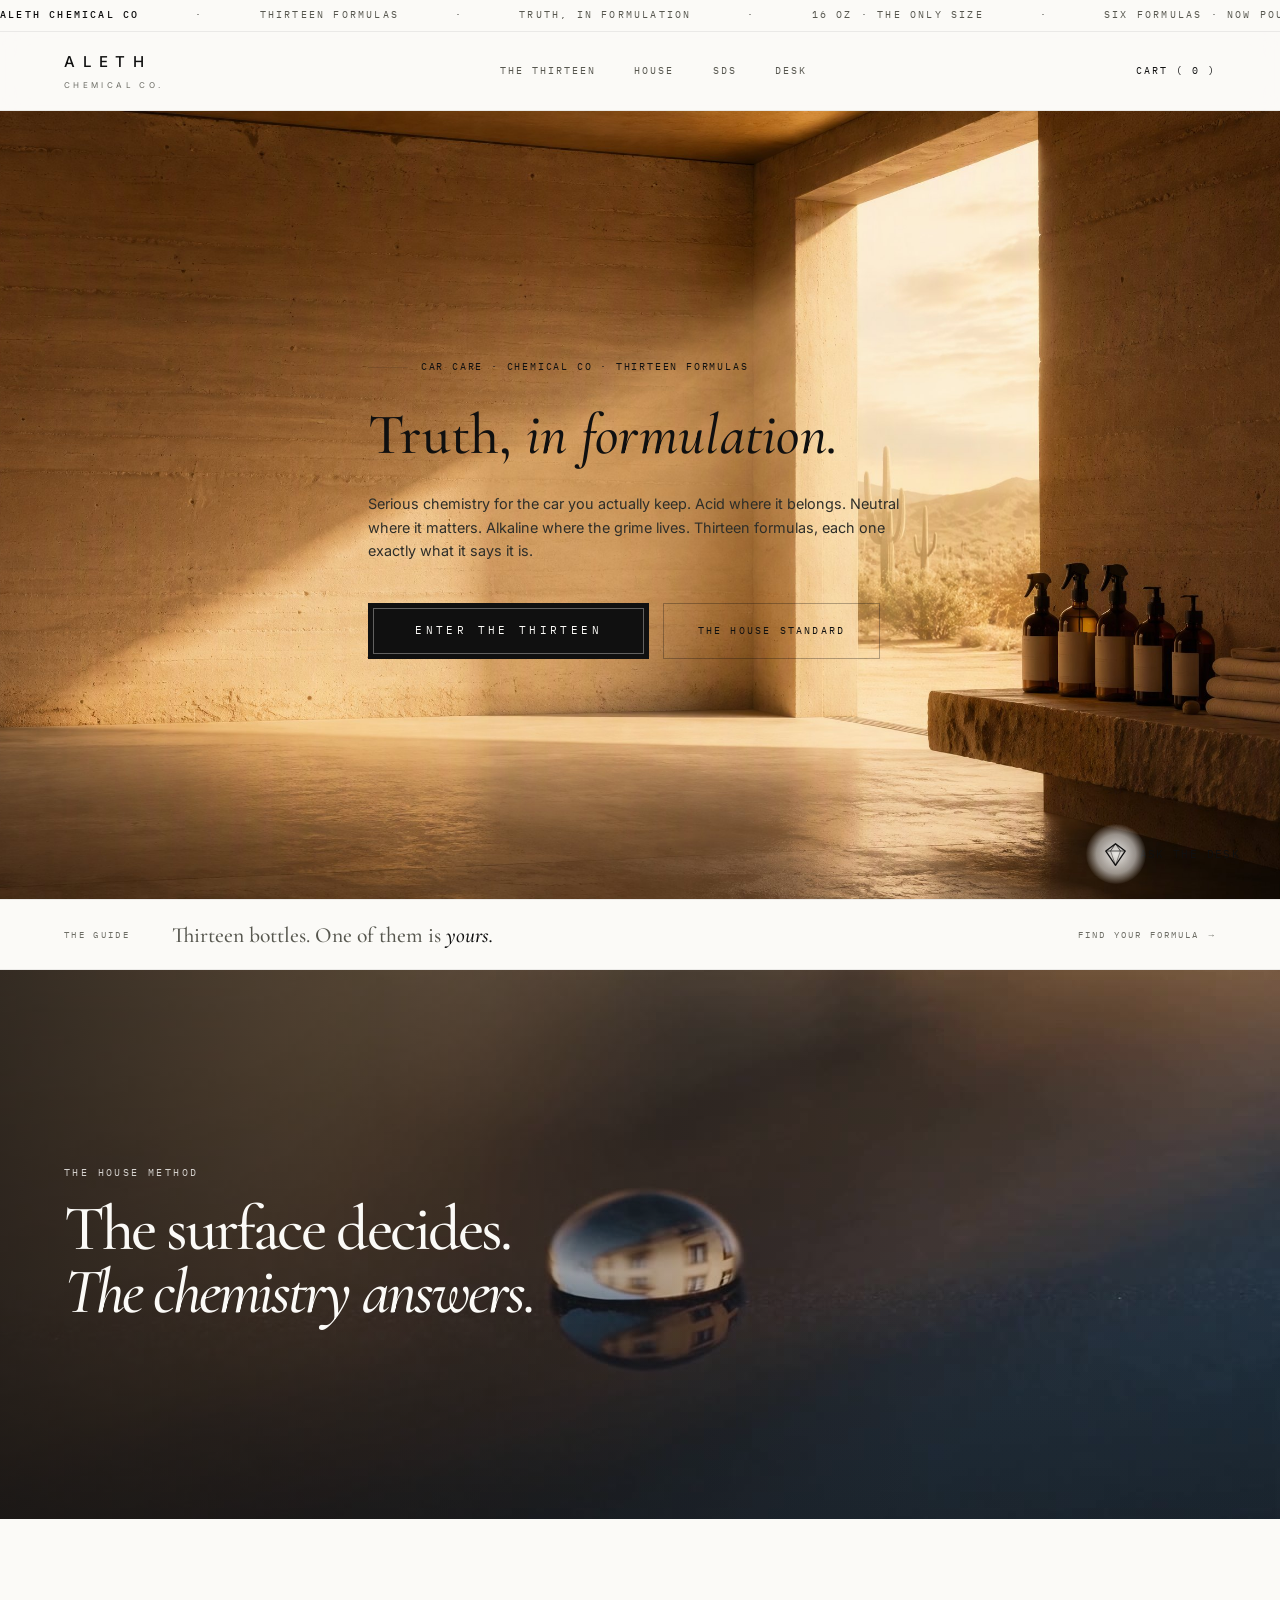
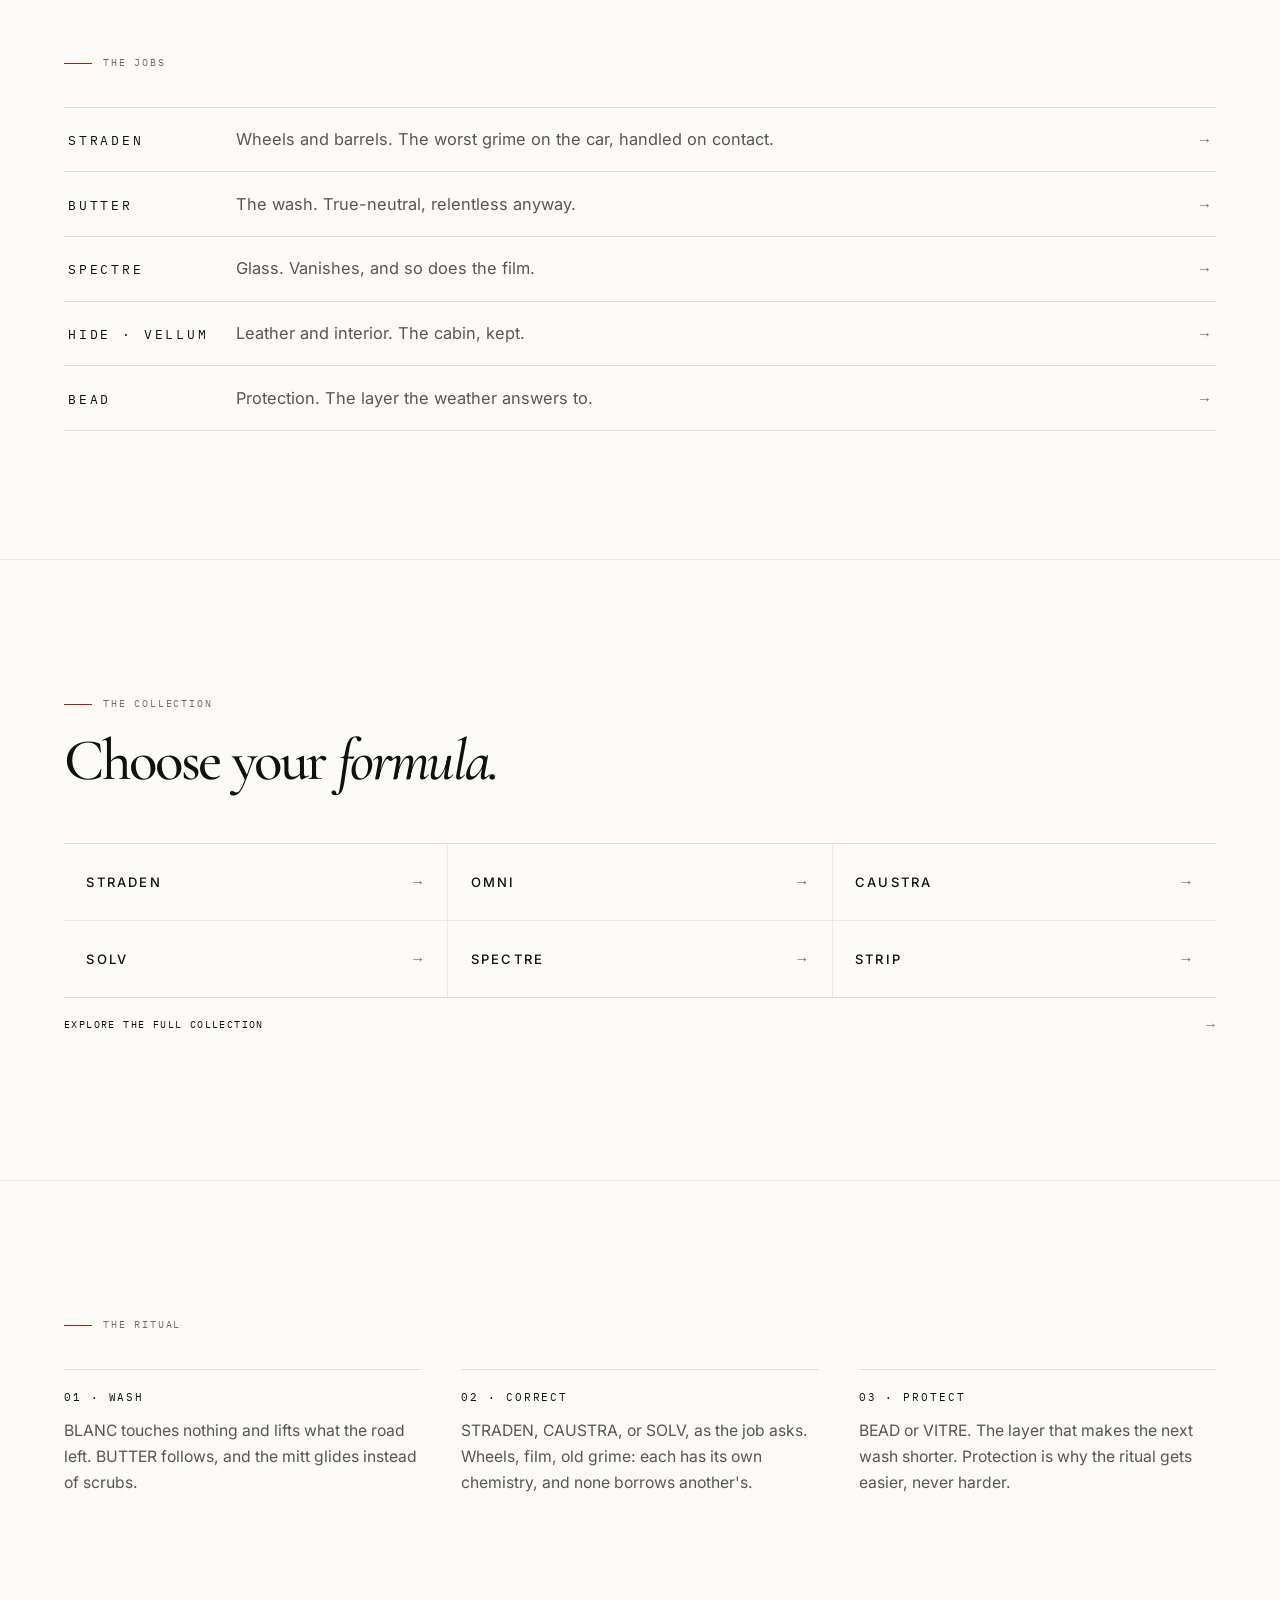
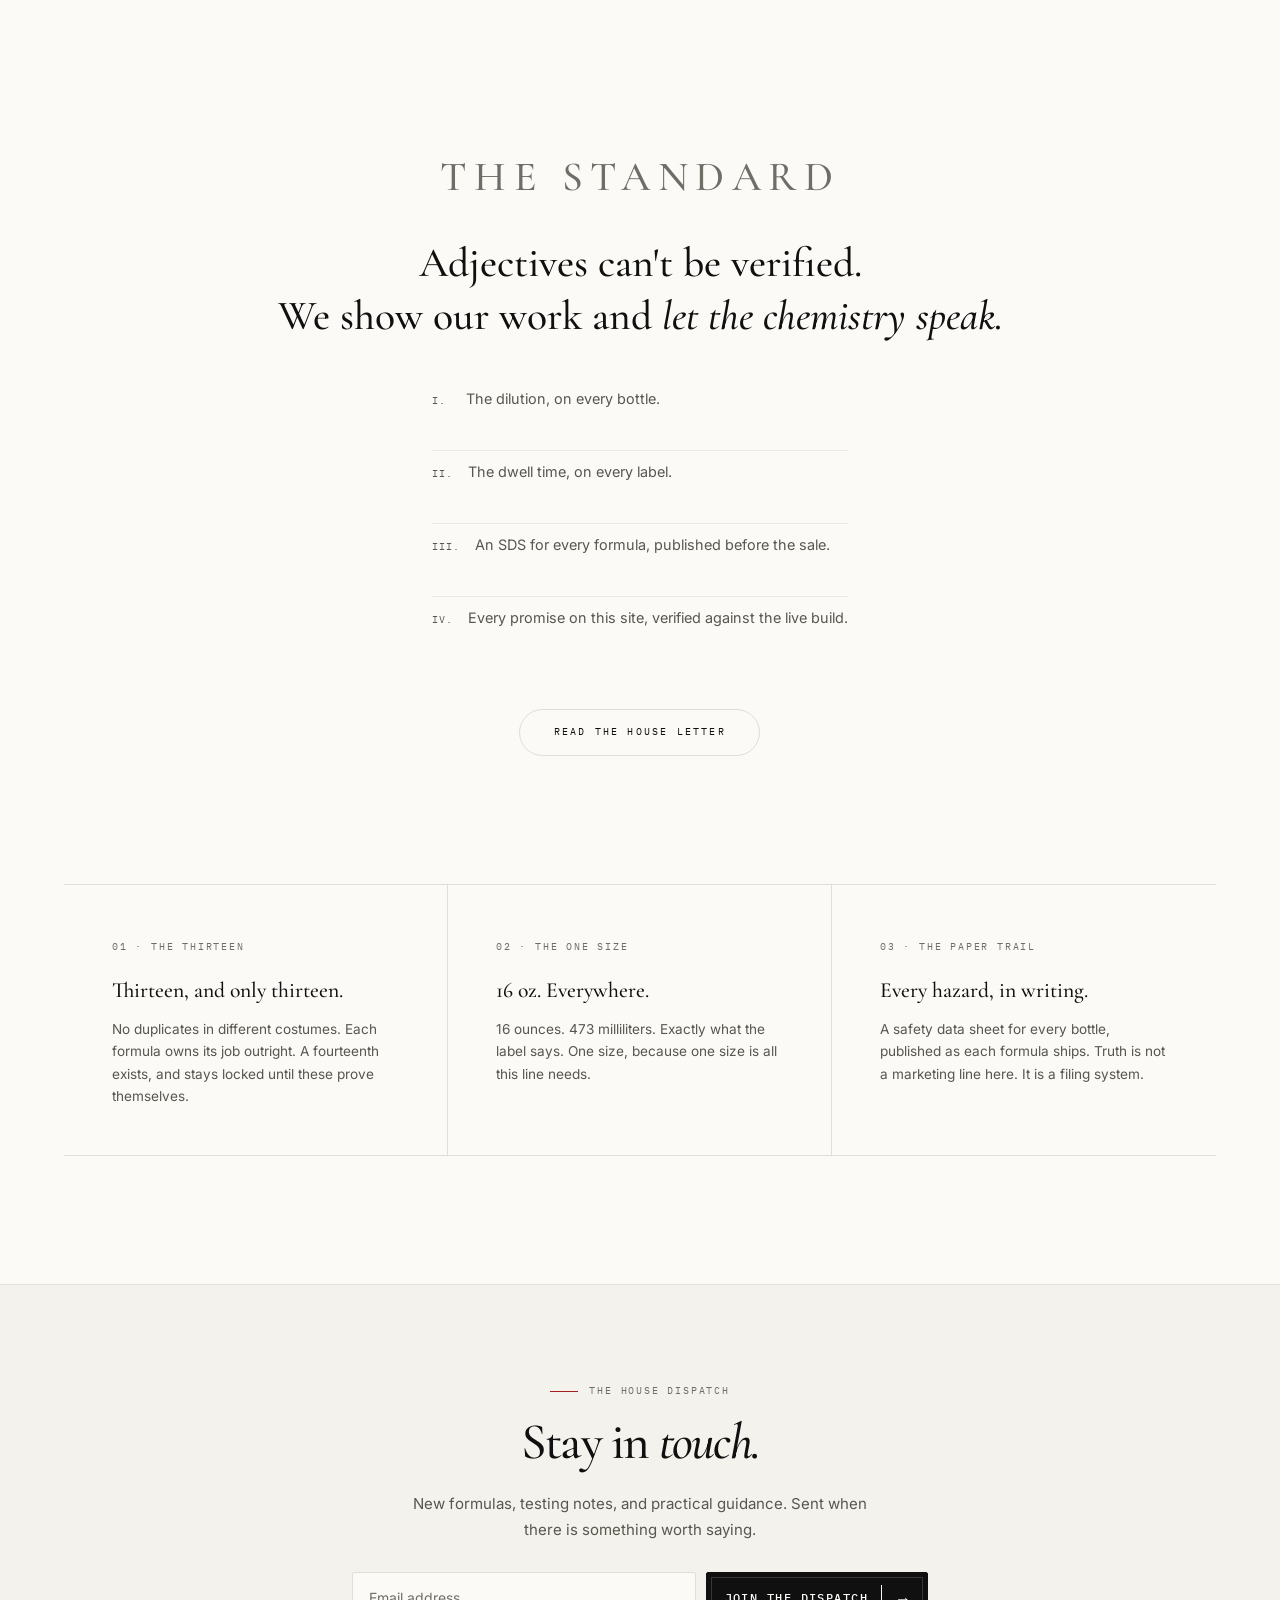
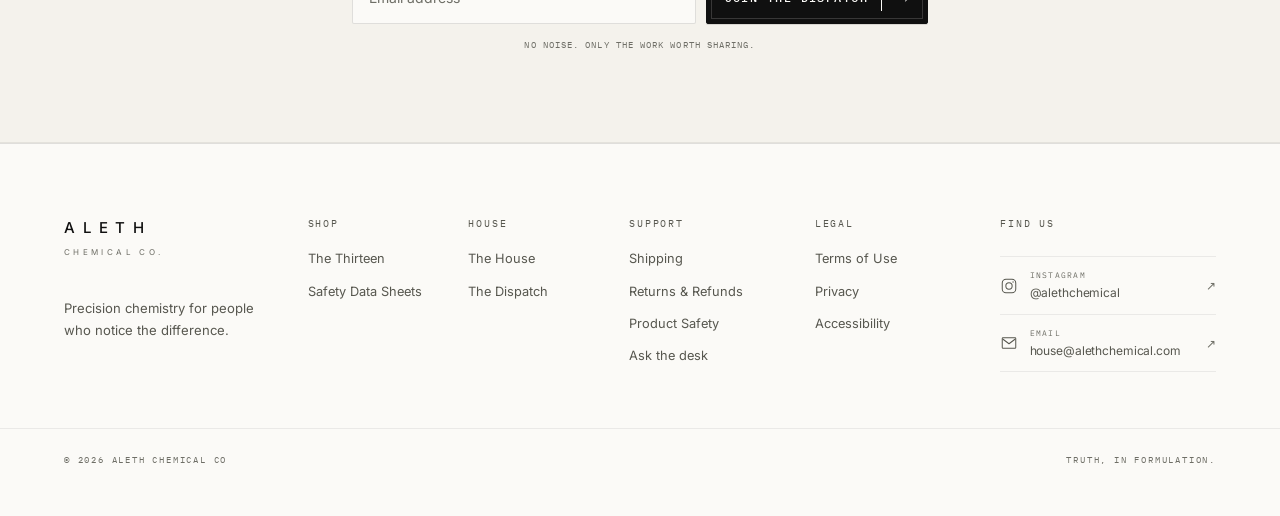
<file: index.html>
<!DOCTYPE html>
<html lang="en">
<head>
<meta charset="UTF-8">
<meta name="robots" content="noindex, nofollow">
  <meta name="viewport" content="width=device-width, initial-scale=1.0, viewport-fit=cover">
<meta name="theme-color" content="#FBFAF7">
<link rel="apple-touch-icon" href="assets/apple-touch-icon.png">
<title>ALETH Chemical Co · Truth, in formulation.</title>
<meta name="description" content="Serious car care. Thirteen formulas. Every claim provable. Nothing hidden.">
<meta property="og:type" content="website">
<meta property="og:site_name" content="ALETH Chemical Co">
<meta property="og:title" content="ALETH Chemical Co · Truth, in formulation.">
<meta property="og:description" content="Serious car care. Thirteen formulas. Every claim provable. Nothing hidden.">
<meta property="og:url" content="https://alethchemical.com/">
<meta property="og:image" content="https://alethchemical.com/assets/og-card.jpg">
<meta property="og:image:width" content="1200">
<meta property="og:image:height" content="630">
<meta name="twitter:card" content="summary_large_image">
<meta name="twitter:image" content="https://alethchemical.com/assets/og-card.jpg">
<meta name="twitter:title" content="ALETH Chemical Co · Truth, in formulation.">
<meta name="twitter:description" content="Serious car care. Thirteen formulas. Every claim provable. Nothing hidden.">
<link rel="icon" href="favicon.svg" type="image/svg+xml">
<link rel="stylesheet" href="styles.css?v=mist43">
</head>
<body class="home">

<div class="ticker" aria-hidden="true">
  <div class="ticker-track" id="tickerTrack"></div>
</div>

<header class="site-header">
  <a class="wordmark" href="index.html">ALETH<small>CHEMICAL CO.</small></a>
  <nav class="site-nav">
    <a class="nav-link" href="products.html">The Thirteen</a>
    <a class="nav-link" href="house.html">House</a>
    <a class="nav-link" href="sds.html">SDS</a>
    <a class="nav-link" href="desk.html">Desk</a>
  </nav>
  <a class="cart-link" href="#">Cart (<span id="cartBadge">0</span>)</a>
</header>

<main id="main">

<!-- HERO -->
<section class="hero has-photo">
  <picture class="hero-bg" aria-hidden="true">
    <source media="(max-width: 767px)" srcset="assets/hero-arrival-mobile.jpg">
    <img src="assets/hero-arrival-desktop.jpg" alt="" loading="eager" fetchpriority="high">
  </picture>
  <span class="hero-watermark" aria-hidden="true">ALETH</span>
  <div class="wrap hero-inner">
    <p class="hero-kicker mono reveal hero-rise" style="animation-delay:.1s">Car care · Chemical Co · Thirteen Formulas</p>
    <h1 class="reveal hero-rise" style="animation-delay:.28s">Truth, <em>in formulation.</em></h1>
    <p class="hero-sub reveal hero-rise" style="animation-delay:.46s"><span class="sub-desk">Serious chemistry for the car you actually keep. Acid where it belongs. Neutral where it matters. Alkaline where the grime lives. Thirteen formulas, each one exactly what it says it is.</span><span class="sub-mob">Serious chemistry for the car you keep.<br>Acid where it belongs. Neutral where it matters.<br>Alkaline where the grime lives.</span></p>
    <div class="reveal hero-rise hero-cta" style="animation-delay:.64s">
      <a class="btn btn-square" href="products.html">Enter the Thirteen</a>
      <a class="btn btn-ghost" href="house.html">The House Standard</a>
    </div>
  </div>
  <div class="wrap">
    <div class="hero-stage" id="heroStage" aria-hidden="true"></div>
  </div>
  <div class="wrap hero-shot-wrap" id="heroShotWrap" hidden>
    <img class="hero-shot" id="heroShot" alt="ALETH Chemical Co, the house of clean">
  </div>
</section>

<!-- EDITORIAL BAND (renders drop in here) -->
<section class="section editorial-band" id="editorialBand" hidden>
  <div class="wrap">
    <div class="ed-grid">
      <img class="ed-img"  alt="ALETH editorial">
      <img class="ed-img"  alt="ALETH editorial">
      <img class="ed-img"  alt="ALETH editorial">
    </div>
  </div>
</section>

<!-- THE GUIDE : a useful pause between identity and method -->
<div class="fyf-call fyf-call-home reveal">
  <button class="fyf-call-btn" id="fyfOpen" aria-haspopup="dialog">
    <span class="fyf-call-k mono">The guide</span>
    <span class="fyf-call-line">Thirteen bottles. One of them is <em>yours.</em></span>
    <span class="fyf-call-cta mono">Find your formula <i>&rarr;</i></span>
  </button>
</div>

<!-- THE HOUSE METHOD — real work, real care -->
<section class="film-slot home-film-overture" id="homeFilmFrame" aria-labelledby="houseMethodTitle">
  <img class="film-poster" src="assets/aleth-home-film-poster.jpg" alt="" aria-hidden="true">
  <canvas class="film-vid film-frame-canvas" id="filmCanvas" aria-hidden="true"></canvas>
  <video class="film-source" id="filmVid" autoplay muted loop playsinline webkit-playsinline preload="auto" controlslist="nodownload nofullscreen noremoteplayback" disablepictureinpicture disableremoteplayback tabindex="-1" aria-hidden="true">
    <source src="assets/aleth-product-film.mp4" type="video/mp4">
  </video>
  <div class="home-film-content wrap">
    <p class="kicker mono">The house method</p>
    <h2 id="houseMethodTitle">The surface decides.<br><em>The chemistry answers.</em></h2>
  </div>
</section>

<!-- THE JOBS — the category map -->
<section class="section home-jobs-section">
  <div class="wrap">
    <p class="kicker mono reveal">The jobs</p>
    <div class="jobs-strip">
      <a class="job-row reveal" href="product.html?id=wheel"><span class="job-name">STRADEN</span><span class="job-desc">Wheels and barrels. The worst grime on the car, handled on contact.</span><span class="job-arrow" aria-hidden="true">&rarr;</span></a>
      <a class="job-row reveal" href="product.html?id=wash"><span class="job-name">BUTTER</span><span class="job-desc">The wash. True-neutral, relentless anyway.</span><span class="job-arrow" aria-hidden="true">&rarr;</span></a>
      <a class="job-row reveal" href="product.html?id=glass"><span class="job-name">SPECTRE</span><span class="job-desc">Glass. Vanishes, and so does the film.</span><span class="job-arrow" aria-hidden="true">&rarr;</span></a>
      <a class="job-row reveal" href="products.html"><span class="job-name">HIDE · VELLUM</span><span class="job-desc">Leather and interior. The cabin, kept.</span><span class="job-arrow" aria-hidden="true">&rarr;</span></a>
      <a class="job-row reveal" href="product.html?id=bead"><span class="job-name">BEAD</span><span class="job-desc">Protection. The layer the weather answers to.</span><span class="job-arrow" aria-hidden="true">&rarr;</span></a>
    </div>
  </div>
</section>

<!-- THE FORMULA DIRECTORY : direct access without another catalog -->
<section class="section formula-directory-section" aria-labelledby="formulaDirectoryTitle">
  <div class="wrap">
    <div class="formula-directory-head">
      <p class="kicker mono">The collection</p>
      <h2 id="formulaDirectoryTitle">Choose your <em>formula.</em></h2>
    </div>
    <div class="formula-directory-grid" id="formulaDirectory"></div>
    <a class="formula-directory-all" href="products.html"><span>Explore the full collection</span><span aria-hidden="true">&rarr;</span></a>
  </div>
</section>


<!-- THE RITUAL — the workflow -->
<section class="section home-ritual-section">
  <div class="wrap">
    <p class="kicker mono reveal">The ritual</p>
    <div class="ritual-grid">
      <div class="ritual-step reveal">
        <span class="mono ritual-n">01 · Wash</span>
        <p>BLANC touches nothing and lifts what the road left. BUTTER follows, and the mitt glides instead of scrubs.</p>
      </div>
      <div class="ritual-step reveal">
        <span class="mono ritual-n">02 · Correct</span>
        <p>STRADEN, CAUSTRA, or SOLV, as the job asks. Wheels, film, old grime: each has its own chemistry, and none borrows another's.</p>
      </div>
      <div class="ritual-step reveal">
        <span class="mono ritual-n">03 · Protect</span>
        <p>BEAD or VITRE. The layer that makes the next wash shorter. Protection is why the ritual gets easier, never harder.</p>
      </div>
    </div>
  </div>
</section>

<!-- MANIFESTO -->
<section class="section manifesto">
  <div class="wrap">
    <p class="mono reveal">The standard</p>
    <p class="reveal">Adjectives can't be verified.<br>We show our work and <em>let the chemistry speak.</em></p>
    <div class="receipts reveal">
      <div class="receipt"><span class="receipt-n mono">i.</span><span>The dilution, on every bottle.</span></div>
      <div class="receipt"><span class="receipt-n mono">ii.</span><span>The dwell time, on every label.</span></div>
      <div class="receipt"><span class="receipt-n mono">iii.</span><span>An SDS for every formula, published before the sale.</span></div>
      <div class="receipt"><span class="receipt-n mono">iv.</span><span>Every promise on this site, verified against the live build.</span></div>
    </div>
    <div class="manifesto-foot reveal">
      <a class="btn btn-ghost" href="house.html">Read the house letter</a>
    </div>
  </div>
</section>

<!-- WAVE STRIP -->
<div class="wrap home-principles-strip">
  <div class="wave-strip">
    <div class="wave-cell reveal">
      <span class="mono">01 · The thirteen</span>
      <h3>Thirteen, and only thirteen.</h3>
      <p>No duplicates in different costumes. Each formula owns its job outright. A fourteenth exists, and stays locked until these prove themselves.</p>
    </div>
    <div class="wave-cell reveal">
      <span class="mono">02 · The one size</span>
      <h3>16 oz. Everywhere.</h3>
      <p>16 ounces. 473 milliliters. Exactly what the label says. One size, because one size is all this line needs.</p>
    </div>
    <div class="wave-cell reveal">
      <span class="mono">03 · The paper trail</span>
      <h3>Every hazard, in writing.</h3>
      <p>A safety data sheet for every bottle, published as each formula ships. Truth is not a marketing line here. It is a filing system.</p>
    </div>
  </div>
</div>

<!-- STAY IN TOUCH : the house dispatch. Customer email master: assets/dispatch-confirmation-email.html -->
<section class="stay-touch stay-touch-no-media" id="dispatch" aria-labelledby="stayTouchTitle">
  <div class="stay-touch-panel">
    <div class="stay-touch-inner">
      <p class="kicker mono">The house dispatch</p>
      <h2 id="stayTouchTitle">Stay in <em>touch.</em></h2>
      <p class="stay-touch-copy">New formulas, testing notes, and practical guidance. Sent when there is something worth saying.</p>
      <form class="stay-form" id="stayForm">
        <label class="sr-only" for="stayEmail">Email address</label>
        <input id="stayEmail" name="email" type="email" autocomplete="email" inputmode="email" placeholder="Email address" required>
        <button class="btn btn-black-seal stay-submit" type="submit"><span class="btn-action">Join the Dispatch</span><span class="checkout-arrow" aria-hidden="true">&rarr;</span></button>
      </form>
      <p class="stay-note mono" id="stayNote">No noise. Only the work worth sharing.</p>
      <div class="stay-success" id="staySuccess" role="status" hidden>
        <p class="stay-success-kicker mono">One last step</p>
        <p class="stay-success-title">Almost there.</p>
        <p class="stay-success-copy">Check your inbox. Confirm your address to join the House dispatch.</p>
        <p class="stay-preview-note mono" id="stayPreviewNote">Connection preview. No email was sent and no address was transmitted.</p>
      </div>
    </div>
  </div>
</section>

</main>

<footer class="site-footer section" style="padding-bottom:2rem">
  <div class="wrap footer-grid">
    <div class="footer-brand">
      <a class="wordmark" href="index.html">ALETH<small>CHEMICAL CO.</small></a>
      <p>Precision chemistry for people who notice the difference.</p>
    </div>
    <div class="footer-col">
      <p class="mono footer-head">Shop</p>
      <a href="products.html">The Thirteen</a>
      <a href="sds.html">Safety Data Sheets</a>
    </div>
    <div class="footer-col">
      <p class="mono footer-head">House</p>
      <a href="house.html">The House</a>
      <a href="index.html#dispatch">The Dispatch</a>
    </div>
    <div class="footer-col">
      <p class="mono footer-head">Support</p>
      <a href="shipping.html">Shipping</a>
      <a href="returns.html">Returns &amp; Refunds</a>
      <a href="safety.html">Product Safety</a>
      <a href="desk.html">Ask the desk</a>
    </div>
    <div class="footer-col">
      <p class="mono footer-head">Legal</p>
      <a href="terms.html">Terms of Use</a>
      <a href="privacy.html">Privacy</a>
      <a href="accessibility.html">Accessibility</a>
    </div>
    <div class="footer-col footer-contact">
      <p class="mono footer-head">Find us</p>
      <div class="footer-contact-list">
        <a class="footer-contact-row" href="https://www.instagram.com/alethchemical/" aria-label="Instagram, @alethchemical" target="_blank" rel="noopener">
          <span class="footer-contact-icon" aria-hidden="true"><svg viewBox="0 0 24 24" fill="none" stroke="currentColor" stroke-width="1.35"><rect x="3" y="3" width="18" height="18" rx="5"/><circle cx="12" cy="12" r="4.2"/><circle cx="17.4" cy="6.6" r="0.9" fill="currentColor" stroke="none"/></svg></span>
          <span class="footer-contact-copy"><span class="footer-contact-label">Instagram</span><span class="footer-contact-value">@alethchemical</span></span>
          <span class="footer-contact-arrow" aria-hidden="true">&#8599;</span>
        </a>
        <a class="footer-contact-row" href="mailto:house@alethchemical.com">
          <span class="footer-contact-icon" aria-hidden="true"><svg viewBox="0 0 24 24" fill="none" stroke="currentColor" stroke-width="1.35" stroke-linecap="round" stroke-linejoin="round"><rect x="3" y="5" width="18" height="14" rx="1"/><path d="m4 7 8 6 8-6"/></svg></span>
          <span class="footer-contact-copy"><span class="footer-contact-label">Email</span><span class="footer-contact-value">house@alethchemical.com</span></span>
          <span class="footer-contact-arrow" aria-hidden="true">&#8599;</span>
        </a>
      </div>
    </div>
  </div>
  <div class="wrap footer-base">
    <span>© 2026 Aleth Chemical Co</span>
    <span>Truth, in formulation.</span>
  </div>
</footer>

<script src="data.js"></script>
<script src="cart.js?v=mist42"></script>
<script src="quiz.js?v=mist42"></script>
<script src="film-frame.js"></script>
<script>
/* Media slots: reveal only when the render actually exists */
(function(){
  function arm(img, reveal){
    if (!img) return;
    img.addEventListener('load', function(){ if (img.naturalWidth > 0) reveal(); });
    if (img.complete && img.naturalWidth > 0) reveal();
  }
  var hs = document.getElementById('heroShot');
  arm(hs, function(){ document.getElementById('heroShotWrap').hidden = false; });
  var band = document.getElementById('editorialBand');
  var imgs = band.querySelectorAll('.ed-img');
  var ok = 0;
  imgs.forEach(function(im){
    im.addEventListener('error', function(){ im.style.display = 'none'; });
    arm(im, function(){ ok++; band.hidden = false; });
  });
})();

/* Film autoplay hardening: muted as a property, then play() — retried on first touch for strict browsers */
(function(){
  var v = document.getElementById('filmVid');
  if (!v) return;
  v.muted = true; v.defaultMuted = true; v.playsInline = true;
  v.controls = false;
  v.disablePictureInPicture = true;
  v.disableRemotePlayback = true;
  window.ALETHFilmFrame(v, document.getElementById('filmCanvas'));
  v.addEventListener('contextmenu', function(e){ e.preventDefault(); });
  document.getElementById('homeFilmFrame').addEventListener('contextmenu', function(e){ e.preventDefault(); });
  var motion = window.matchMedia('(prefers-reduced-motion: reduce)');
  var tryPlay = function(){ if (motion.matches) return; var pr = v.play(); if (pr && pr.catch) pr.catch(function(){}); };
  /* Mobile networks: hold the bytes until the film is near the viewport */
  var mobileNet = window.matchMedia('(max-width: 760px)').matches;
  if (mobileNet) { v.preload = 'none'; v.autoplay = false; }
  var start = function(){ if (motion.matches) return; v.preload = 'auto'; tryPlay(); };
  if (motion.matches) { v.autoplay = false; v.pause(); }
  if (mobileNet && 'IntersectionObserver' in window) {
    var vio = new IntersectionObserver(function(es){
      es.forEach(function(en){ if (en.isIntersecting && !motion.matches){ start(); vio.disconnect(); } });
    }, { rootMargin: '400px' });
    vio.observe(v);
  } else {
    if (document.readyState !== 'loading') tryPlay(); else document.addEventListener('DOMContentLoaded', tryPlay);
  }
  motion.addEventListener('change', function(){
    v.autoplay = !motion.matches;
    if (motion.matches) v.pause();
    else start();
  });
  window.addEventListener('pageshow', function(){ if (v.preload !== 'none') tryPlay(); });
  var once = function(){ if (v.preload !== 'none') tryPlay(); window.removeEventListener('touchstart', once); window.removeEventListener('click', once); };
  window.addEventListener('touchstart', once, { passive:true });
  window.addEventListener('click', once);
  document.addEventListener('visibilitychange', function(){ if (!document.hidden && v.paused && v.preload !== 'none') tryPlay(); });
})();

/* Ticker */
(function(){
  var items = ['<b>ALETH CHEMICAL CO</b>', 'THIRTEEN FORMULAS', 'TRUTH, IN FORMULATION', '16 OZ · THE ONLY SIZE', 'SIX FORMULAS · NOW POURING', 'THE FOURTEENTH · SEALED'];
  var half = items.map(function(i){ return '<span>' + i + '</span>'; }).join('<span>·</span>');
  document.getElementById('tickerTrack').innerHTML = half + '<span>·</span>' + half;
})();

/* Vial builder */
function vial(p, lg){
  return '<span class="vial' + (lg ? ' vial-lg' : '') + '" style="--liquid:' + p.liquid + ';--acc:' + p.accent + '">' +
    '<span class="vial-shadow"></span>' +
    '<span class="vial-spray"></span><span class="vial-cap"></span>' +
    '<span class="vial-body"><span class="vial-liquid"></span></span>' +
    '<span class="vial-label"><b>ALETH</b><span>' + p.name + '</span></span>' +
  '</span>';
}

/* Hero stage: all thirteen, parallax drift */
(function(){
  var stage = document.getElementById('heroStage');
  stage.innerHTML = window.PRODUCTS.map(function(p, i){
    return '<span class="hero-bottle-slot" data-depth="' + (0.3 + (i % 5) * 0.22).toFixed(2) + '">' + vial(p) + '</span>';
  }).join('');
  var slots = stage.querySelectorAll('.hero-bottle-slot');
  document.addEventListener('mousemove', function(e){
    var cx = (e.clientX / window.innerWidth - 0.5);
    slots.forEach(function(s){
      var d = +s.dataset.depth;
      s.style.transform = 'translateX(' + (cx * 34 * d) + 'px)';
    });
  });
})();

/* The Formula Directory: six direct doors, no repeated catalog metadata */
(function(){
  var directory = document.getElementById('formulaDirectory');
  directory.innerHTML = window.PRODUCTS.filter(function(p){ return window.isLive(p); }).map(function(p){
    return '<a class="formula-directory-cell" href="product.html?id=' + p.id + '" style="--acc:' + p.accent + '" aria-label="Shop ' + p.name + '">' +
      '<span class="formula-directory-name">' + p.name + '</span>' +
      '<span class="formula-directory-arrow" aria-hidden="true">&rarr;</span>' +
    '</a>';
  }).join('');
})();

/* Stay in touch: local visual preview only, no address is transmitted */
(function(){
  var form = document.getElementById('stayForm');
  if (!form) return;
  form.addEventListener('submit', function(e){
    e.preventDefault();
    if (!form.reportValidity()) return;
    form.hidden = true;
    document.getElementById('stayNote').hidden = true;
    document.getElementById('staySuccess').hidden = false;
  });
})();

</script>
<script src="desk-widget.js?v=6" defer></script>
</body>
</html>
</file>
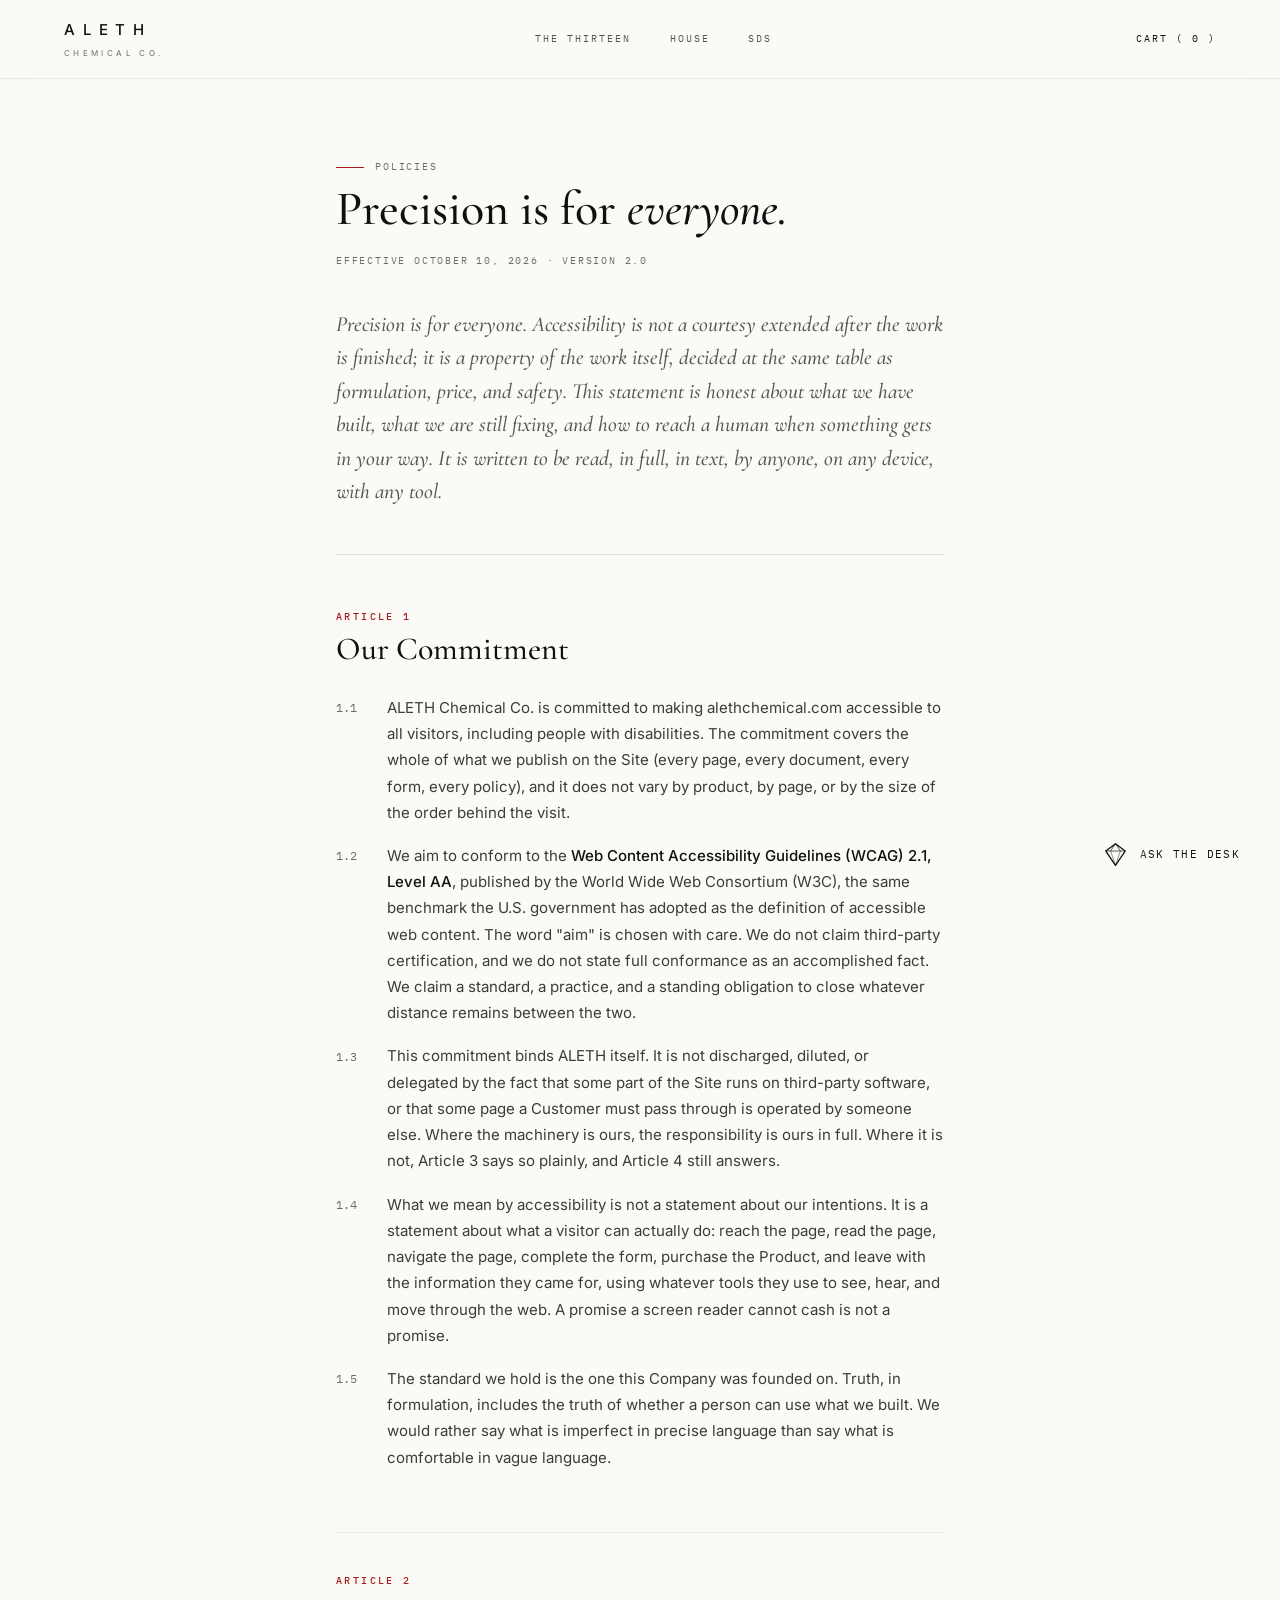
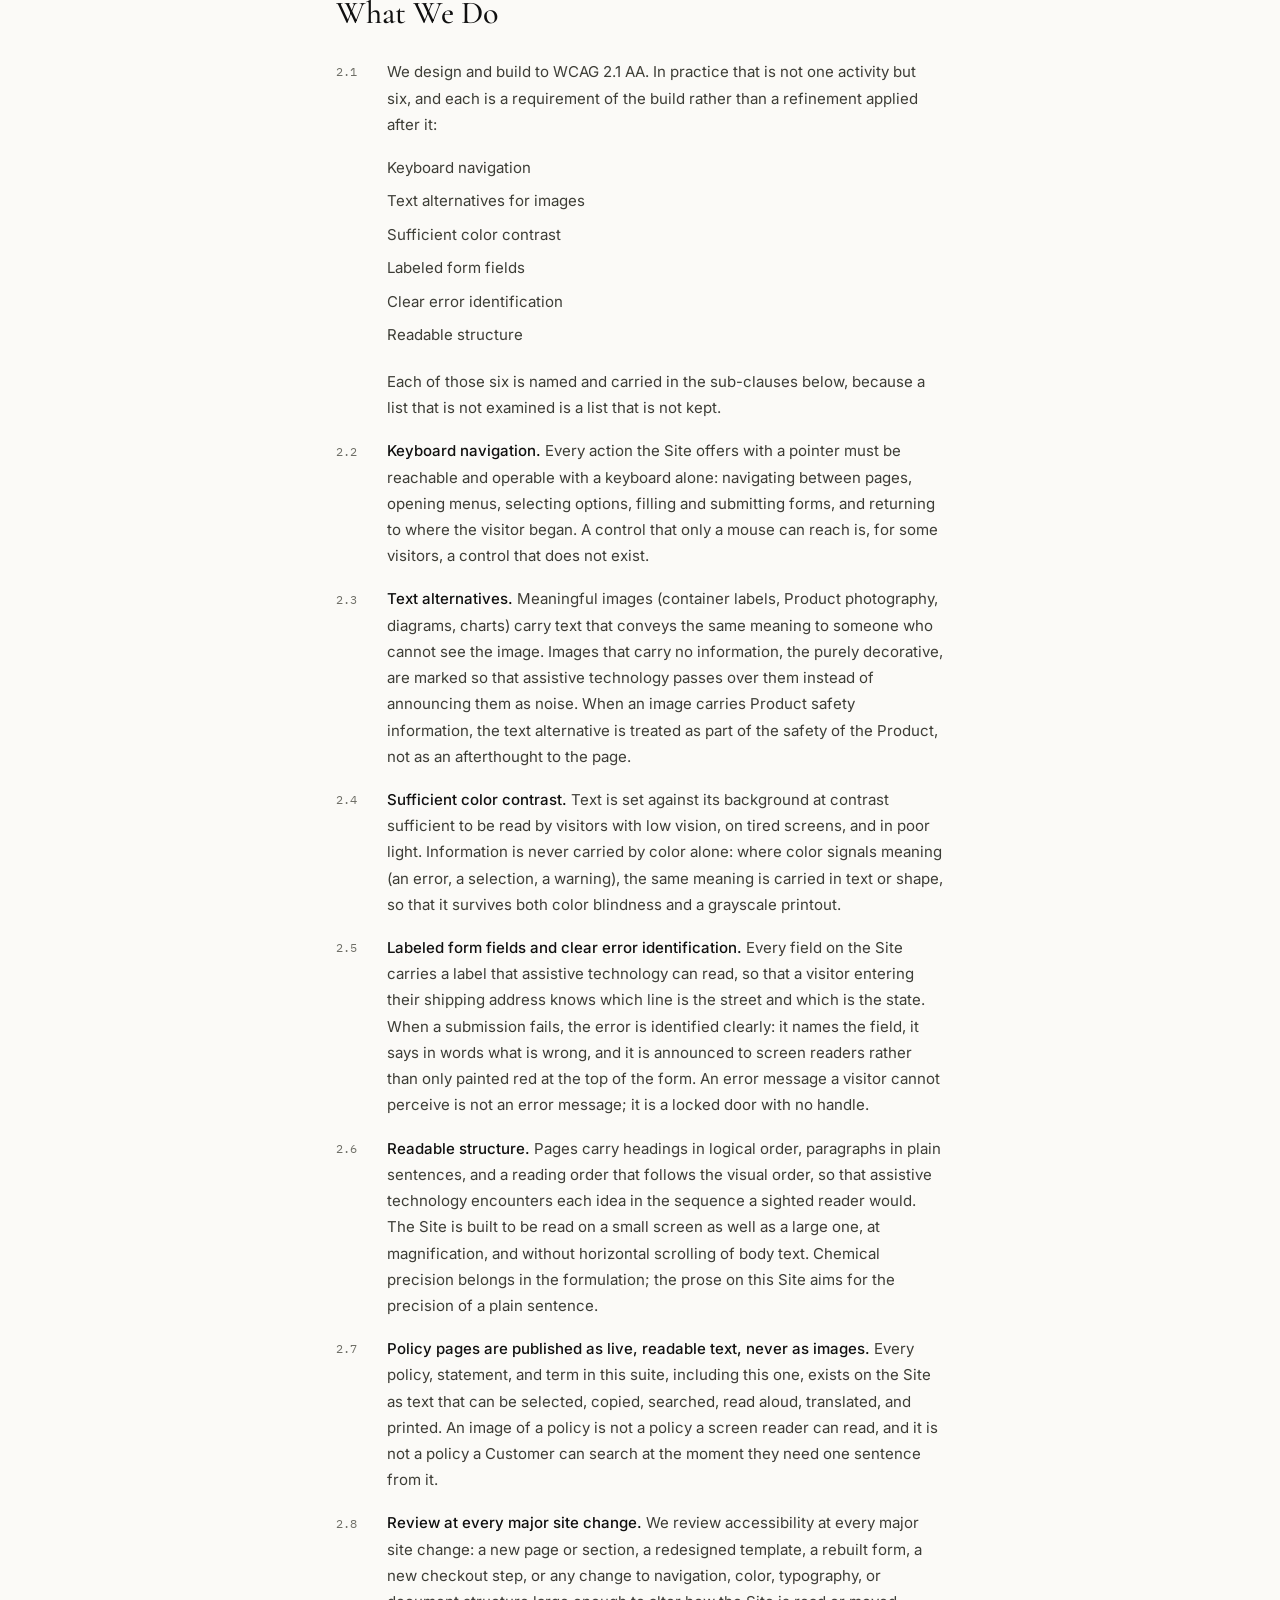
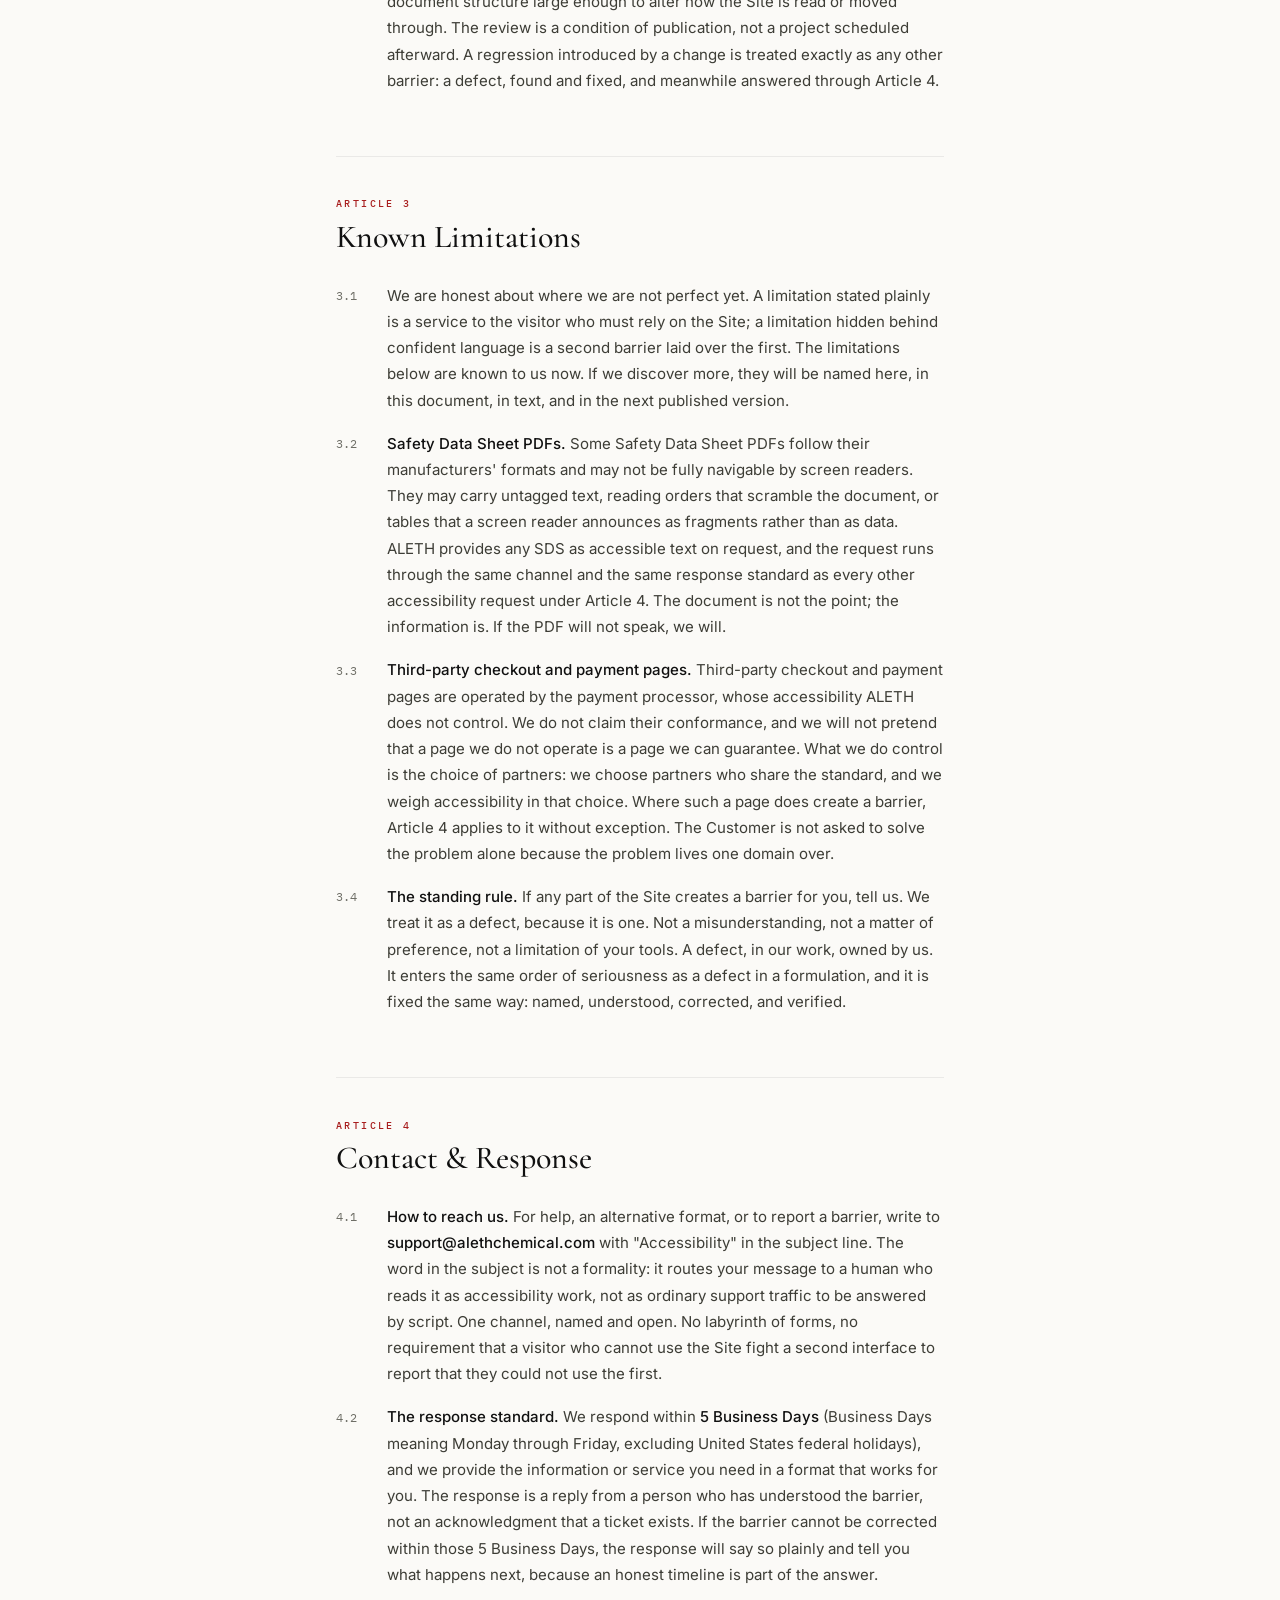
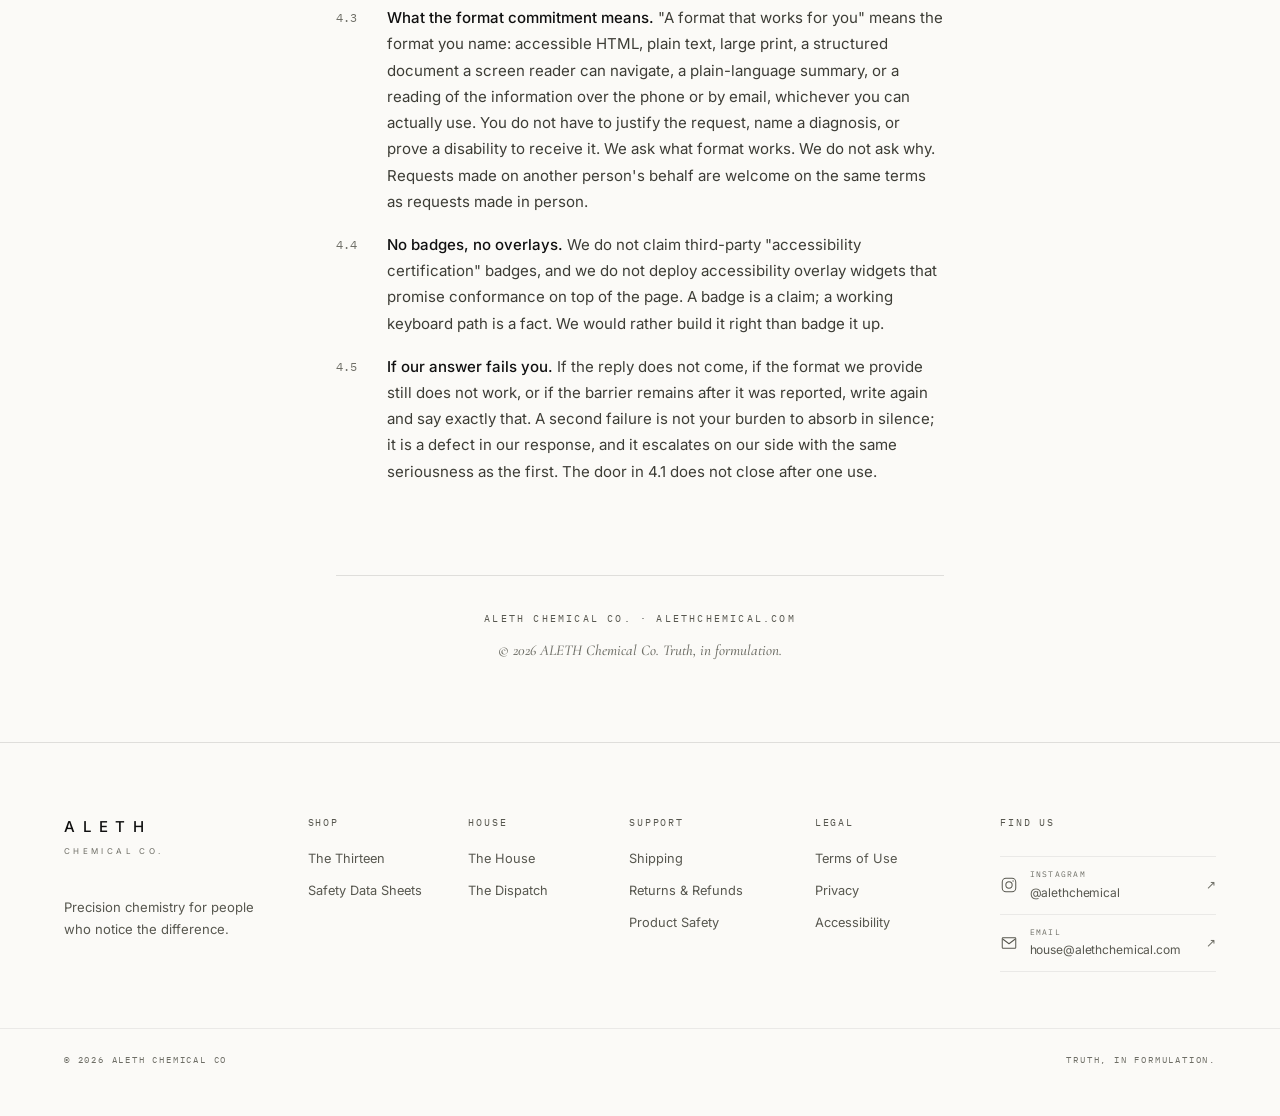
<file: accessibility.html>
<!DOCTYPE html>
<html lang="en">
<head>
<meta charset="UTF-8">
<meta name="robots" content="noindex, nofollow">
<meta name="viewport" content="width=device-width, initial-scale=1.0">
<title>Accessibility Statement · ALETH Chemical Co</title>
<meta name="description" content="Accessibility is a property of the work itself: what we have built, what we are fixing, and how to reach a human. WCAG 2.1 AA as standard and practice.">
<meta property="og:type" content="website">
<meta property="og:site_name" content="ALETH Chemical Co">
<meta property="og:title" content="Accessibility Statement · ALETH Chemical Co">
<meta property="og:description" content="Accessibility is a property of the work itself: what we have built, what we are fixing, and how to reach a human. WCAG 2.1 AA as standard and practice.">
<meta property="og:url" content="https://alethchemical.com/accessibility.html">
<meta property="og:image" content="https://alethchemical.com/assets/og-card.jpg">
<meta property="og:image:width" content="1200">
<meta property="og:image:height" content="630">
<meta name="twitter:card" content="summary_large_image">
<meta name="twitter:image" content="https://alethchemical.com/assets/og-card.jpg">
<meta name="twitter:title" content="Accessibility Statement · ALETH Chemical Co">
<meta name="twitter:description" content="Accessibility is a property of the work itself: what we have built, what we are fixing, and how to reach a human. WCAG 2.1 AA as standard and practice.">
<link rel="icon" href="favicon.svg" type="image/svg+xml">
<link rel="stylesheet" href="styles.css?v=mist43">
</head>
<body>
<header class="site-header">
  <a class="wordmark" href="index.html">ALETH<small>CHEMICAL CO.</small></a>
  <nav class="site-nav">
    <a class="nav-link" href="products.html">The Thirteen</a>
    <a class="nav-link" href="house.html">House</a>
    <a class="nav-link" href="sds.html">SDS</a>
  </nav>
  <a class="cart-link" href="#">Cart (<span id="cartBadge">0</span>)</a>
</header>
<main class="wrap policy">
  <p class="kicker mono">Policies</p>
  <h1 class="policy-title">Precision is for <em>everyone.</em></h1>
  <p class="pol-meta mono">Effective October 10, 2026 · Version 2.0</p>
  <p class="pol-lede"><em>Precision is for everyone. Accessibility is not a courtesy extended after the work is finished; it is a property of the work itself, decided at the same table as formulation, price, and safety. This statement is honest about what we have built, what we are still fixing, and how to reach a human when something gets in your way. It is written to be read, in full, in text, by anyone, on any device, with any tool.</em></p>
  <section class="pol-art"><h2><span class="pol-art-n mono">Article 1</span><span class="pol-art-t">Our Commitment</span></h2>
  <p class="pol-p"><span class="pol-n">1.1</span><span>ALETH Chemical Co. is committed to making alethchemical.com accessible to all visitors, including people with disabilities. The commitment covers the whole of what we publish on the Site (every page, every document, every form, every policy), and it does not vary by product, by page, or by the size of the order behind the visit.</span></p>
  <p class="pol-p"><span class="pol-n">1.2</span><span>We aim to conform to the <strong>Web Content Accessibility Guidelines (WCAG) 2.1, Level AA</strong>, published by the World Wide Web Consortium (W3C), the same benchmark the U.S. government has adopted as the definition of accessible web content. The word &quot;aim&quot; is chosen with care. We do not claim third-party certification, and we do not state full conformance as an accomplished fact. We claim a standard, a practice, and a standing obligation to close whatever distance remains between the two.</span></p>
  <p class="pol-p"><span class="pol-n">1.3</span><span>This commitment binds ALETH itself. It is not discharged, diluted, or delegated by the fact that some part of the Site runs on third-party software, or that some page a Customer must pass through is operated by someone else. Where the machinery is ours, the responsibility is ours in full. Where it is not, Article 3 says so plainly, and Article 4 still answers.</span></p>
  <p class="pol-p"><span class="pol-n">1.4</span><span>What we mean by accessibility is not a statement about our intentions. It is a statement about what a visitor can actually do: reach the page, read the page, navigate the page, complete the form, purchase the Product, and leave with the information they came for, using whatever tools they use to see, hear, and move through the web. A promise a screen reader cannot cash is not a promise.</span></p>
  <p class="pol-p"><span class="pol-n">1.5</span><span>The standard we hold is the one this Company was founded on. Truth, in formulation, includes the truth of whether a person can use what we built. We would rather say what is imperfect in precise language than say what is comfortable in vague language.</span></p>
  </section><section class="pol-art"><h2><span class="pol-art-n mono">Article 2</span><span class="pol-art-t">What We Do</span></h2>
  <p class="pol-p"><span class="pol-n">2.1</span><span>We design and build to WCAG 2.1 AA. In practice that is not one activity but six, and each is a requirement of the build rather than a refinement applied after it:</span></p>
  <ul class="pol-list">
  <li>Keyboard navigation</li>
  <li>Text alternatives for images</li>
  <li>Sufficient color contrast</li>
  <li>Labeled form fields</li>
  <li>Clear error identification</li>
  <li>Readable structure</li>
  </ul>
  <p class="pol-p">Each of those six is named and carried in the sub-clauses below, because a list that is not examined is a list that is not kept.</p>
  <p class="pol-p"><span class="pol-n">2.2</span><span><strong>Keyboard navigation.</strong> Every action the Site offers with a pointer must be reachable and operable with a keyboard alone: navigating between pages, opening menus, selecting options, filling and submitting forms, and returning to where the visitor began. A control that only a mouse can reach is, for some visitors, a control that does not exist.</span></p>
  <p class="pol-p"><span class="pol-n">2.3</span><span><strong>Text alternatives.</strong> Meaningful images (container labels, Product photography, diagrams, charts) carry text that conveys the same meaning to someone who cannot see the image. Images that carry no information, the purely decorative, are marked so that assistive technology passes over them instead of announcing them as noise. When an image carries Product safety information, the text alternative is treated as part of the safety of the Product, not as an afterthought to the page.</span></p>
  <p class="pol-p"><span class="pol-n">2.4</span><span><strong>Sufficient color contrast.</strong> Text is set against its background at contrast sufficient to be read by visitors with low vision, on tired screens, and in poor light. Information is never carried by color alone: where color signals meaning (an error, a selection, a warning), the same meaning is carried in text or shape, so that it survives both color blindness and a grayscale printout.</span></p>
  <p class="pol-p"><span class="pol-n">2.5</span><span><strong>Labeled form fields and clear error identification.</strong> Every field on the Site carries a label that assistive technology can read, so that a visitor entering their shipping address knows which line is the street and which is the state. When a submission fails, the error is identified clearly: it names the field, it says in words what is wrong, and it is announced to screen readers rather than only painted red at the top of the form. An error message a visitor cannot perceive is not an error message; it is a locked door with no handle.</span></p>
  <p class="pol-p"><span class="pol-n">2.6</span><span><strong>Readable structure.</strong> Pages carry headings in logical order, paragraphs in plain sentences, and a reading order that follows the visual order, so that assistive technology encounters each idea in the sequence a sighted reader would. The Site is built to be read on a small screen as well as a large one, at magnification, and without horizontal scrolling of body text. Chemical precision belongs in the formulation; the prose on this Site aims for the precision of a plain sentence.</span></p>
  <p class="pol-p"><span class="pol-n">2.7</span><span><strong>Policy pages are published as live, readable text, never as images.</strong> Every policy, statement, and term in this suite, including this one, exists on the Site as text that can be selected, copied, searched, read aloud, translated, and printed. An image of a policy is not a policy a screen reader can read, and it is not a policy a Customer can search at the moment they need one sentence from it.</span></p>
  <p class="pol-p"><span class="pol-n">2.8</span><span><strong>Review at every major site change.</strong> We review accessibility at every major site change: a new page or section, a redesigned template, a rebuilt form, a new checkout step, or any change to navigation, color, typography, or document structure large enough to alter how the Site is read or moved through. The review is a condition of publication, not a project scheduled afterward. A regression introduced by a change is treated exactly as any other barrier: a defect, found and fixed, and meanwhile answered through Article 4.</span></p>
  </section><section class="pol-art"><h2><span class="pol-art-n mono">Article 3</span><span class="pol-art-t">Known Limitations</span></h2>
  <p class="pol-p"><span class="pol-n">3.1</span><span>We are honest about where we are not perfect yet. A limitation stated plainly is a service to the visitor who must rely on the Site; a limitation hidden behind confident language is a second barrier laid over the first. The limitations below are known to us now. If we discover more, they will be named here, in this document, in text, and in the next published version.</span></p>
  <p class="pol-p"><span class="pol-n">3.2</span><span><strong>Safety Data Sheet PDFs.</strong> Some Safety Data Sheet PDFs follow their manufacturers&#x27; formats and may not be fully navigable by screen readers. They may carry untagged text, reading orders that scramble the document, or tables that a screen reader announces as fragments rather than as data. ALETH provides any SDS as accessible text on request, and the request runs through the same channel and the same response standard as every other accessibility request under Article 4. The document is not the point; the information is. If the PDF will not speak, we will.</span></p>
  <p class="pol-p"><span class="pol-n">3.3</span><span><strong>Third-party checkout and payment pages.</strong> Third-party checkout and payment pages are operated by the payment processor, whose accessibility ALETH does not control. We do not claim their conformance, and we will not pretend that a page we do not operate is a page we can guarantee. What we do control is the choice of partners: we choose partners who share the standard, and we weigh accessibility in that choice. Where such a page does create a barrier, Article 4 applies to it without exception. The Customer is not asked to solve the problem alone because the problem lives one domain over.</span></p>
  <p class="pol-p"><span class="pol-n">3.4</span><span><strong>The standing rule.</strong> If any part of the Site creates a barrier for you, tell us. We treat it as a defect, because it is one. Not a misunderstanding, not a matter of preference, not a limitation of your tools. A defect, in our work, owned by us. It enters the same order of seriousness as a defect in a formulation, and it is fixed the same way: named, understood, corrected, and verified.</span></p>
  </section><section class="pol-art"><h2><span class="pol-art-n mono">Article 4</span><span class="pol-art-t">Contact &amp; Response</span></h2>
  <p class="pol-p"><span class="pol-n">4.1</span><span><strong>How to reach us.</strong> For help, an alternative format, or to report a barrier, write to <strong>support@alethchemical.com</strong> with &quot;Accessibility&quot; in the subject line. The word in the subject is not a formality: it routes your message to a human who reads it as accessibility work, not as ordinary support traffic to be answered by script. One channel, named and open. No labyrinth of forms, no requirement that a visitor who cannot use the Site fight a second interface to report that they could not use the first.</span></p>
  <p class="pol-p"><span class="pol-n">4.2</span><span><strong>The response standard.</strong> We respond within <strong>5 Business Days</strong> (Business Days meaning Monday through Friday, excluding United States federal holidays), and we provide the information or service you need in a format that works for you. The response is a reply from a person who has understood the barrier, not an acknowledgment that a ticket exists. If the barrier cannot be corrected within those 5 Business Days, the response will say so plainly and tell you what happens next, because an honest timeline is part of the answer.</span></p>
  <p class="pol-p"><span class="pol-n">4.3</span><span><strong>What the format commitment means.</strong> &quot;A format that works for you&quot; means the format you name: accessible HTML, plain text, large print, a structured document a screen reader can navigate, a plain-language summary, or a reading of the information over the phone or by email, whichever you can actually use. You do not have to justify the request, name a diagnosis, or prove a disability to receive it. We ask what format works. We do not ask why. Requests made on another person&#x27;s behalf are welcome on the same terms as requests made in person.</span></p>
  <p class="pol-p"><span class="pol-n">4.4</span><span><strong>No badges, no overlays.</strong> We do not claim third-party &quot;accessibility certification&quot; badges, and we do not deploy accessibility overlay widgets that promise conformance on top of the page. A badge is a claim; a working keyboard path is a fact. We would rather build it right than badge it up.</span></p>
  <p class="pol-p"><span class="pol-n">4.5</span><span><strong>If our answer fails you.</strong> If the reply does not come, if the format we provide still does not work, or if the barrier remains after it was reported, write again and say exactly that. A second failure is not your burden to absorb in silence; it is a defect in our response, and it escalates on our side with the same seriousness as the first. The door in 4.1 does not close after one use.</span></p>
</section>
  <div class="pol-colophon">
    <p class="mono">ALETH Chemical Co. · alethchemical.com</p>
    <p class="pol-copy"><em>© 2026 ALETH Chemical Co. Truth, in formulation.</em></p>
  </div>
</main>
<footer class="site-footer">
  <div class="wrap footer-grid">
    <div class="footer-brand">
      <a class="wordmark" href="index.html">ALETH<small>CHEMICAL CO.</small></a>
      <p>Precision chemistry for people who notice the difference.</p>
    </div>
    <div class="footer-col">
      <p class="mono footer-head">Shop</p>
      <a href="products.html">The Thirteen</a>
      <a href="sds.html">Safety Data Sheets</a>
    </div>
    <div class="footer-col">
      <p class="mono footer-head">House</p>
      <a href="house.html">The House</a>
      <a href="index.html#dispatch">The Dispatch</a>
    </div>
    <div class="footer-col">
      <p class="mono footer-head">Support</p>
      <a href="shipping.html">Shipping</a>
      <a href="returns.html">Returns &amp; Refunds</a>
      <a href="safety.html">Product Safety</a>
    </div>
    <div class="footer-col">
      <p class="mono footer-head">Legal</p>
      <a href="terms.html">Terms of Use</a>
      <a href="privacy.html">Privacy</a>
      <a href="accessibility.html">Accessibility</a>
    </div>
    <div class="footer-col footer-contact">
      <p class="mono footer-head">Find us</p>
      <div class="footer-contact-list">
        <a class="footer-contact-row" href="https://www.instagram.com/alethchemical/" aria-label="Instagram, @alethchemical" target="_blank" rel="noopener">
          <span class="footer-contact-icon" aria-hidden="true"><svg viewBox="0 0 24 24" fill="none" stroke="currentColor" stroke-width="1.35"><rect x="3" y="3" width="18" height="18" rx="5"/><circle cx="12" cy="12" r="4.2"/><circle cx="17.4" cy="6.6" r="0.9" fill="currentColor" stroke="none"/></svg></span>
          <span class="footer-contact-copy"><span class="footer-contact-label">Instagram</span><span class="footer-contact-value">@alethchemical</span></span>
          <span class="footer-contact-arrow" aria-hidden="true">&#8599;</span>
        </a>
        <a class="footer-contact-row" href="mailto:house@alethchemical.com">
          <span class="footer-contact-icon" aria-hidden="true"><svg viewBox="0 0 24 24" fill="none" stroke="currentColor" stroke-width="1.35" stroke-linecap="round" stroke-linejoin="round"><rect x="3" y="5" width="18" height="14" rx="1"/><path d="m4 7 8 6 8-6"/></svg></span>
          <span class="footer-contact-copy"><span class="footer-contact-label">Email</span><span class="footer-contact-value">house@alethchemical.com</span></span>
          <span class="footer-contact-arrow" aria-hidden="true">&#8599;</span>
        </a>
      </div>
    </div>
  </div>
  <div class="wrap footer-base">
    <span>© 2026 Aleth Chemical Co</span>
    <span>Truth, in formulation.</span>
  </div>
</footer>
<script src="data.js"></script>
<script src="cart.js?v=mist42"></script>
<script src="desk-widget.js?v=6" defer></script>
</body>
</html>
</file>
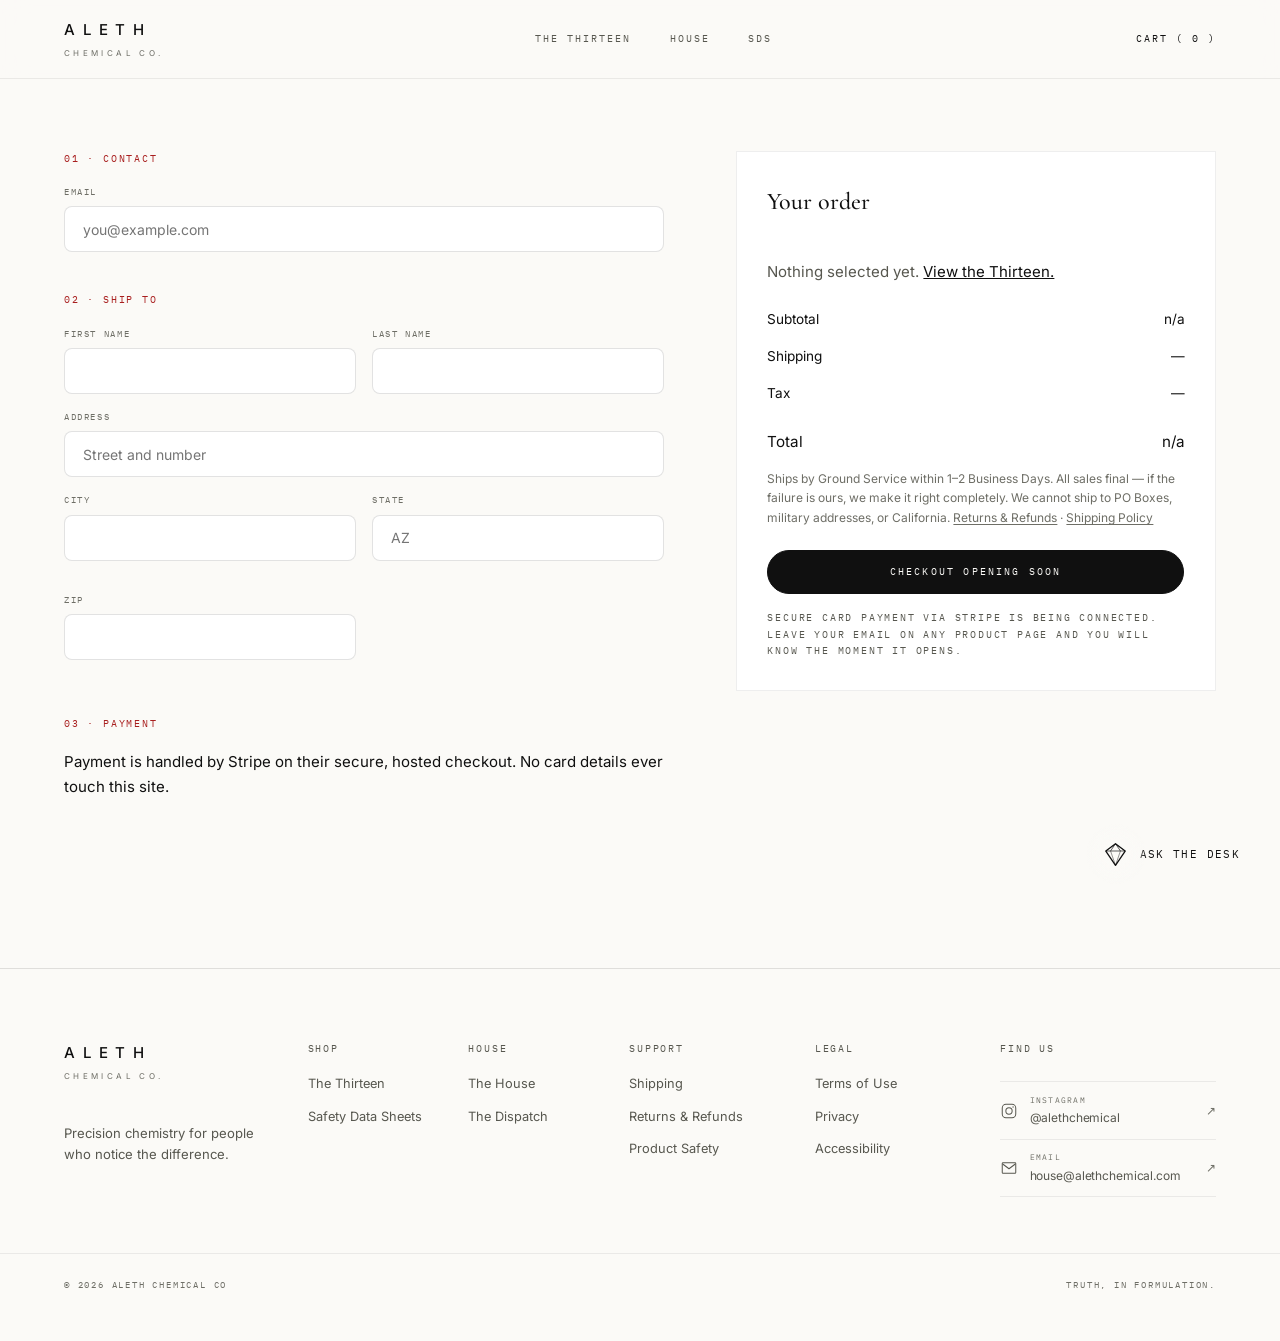
<file: checkout.html>
<!DOCTYPE html>
<html lang="en">
<head>
<meta charset="UTF-8">
<meta name="robots" content="noindex, nofollow">
  <meta name="viewport" content="width=device-width, initial-scale=1.0, viewport-fit=cover">
<meta name="theme-color" content="#FBFAF7">
<link rel="apple-touch-icon" href="assets/apple-touch-icon.png">
<title>Checkout · ALETH Chemical Co</title>
<meta property="og:type" content="website">
<meta property="og:site_name" content="ALETH Chemical Co">
<meta property="og:title" content="Checkout · ALETH Chemical Co">
<meta property="og:description" content="Precision chemistry for people who notice the difference. Thirteen formulas. Nothing hidden.">
<meta property="og:url" content="https://alethchemical.com/checkout.html">
<meta property="og:image" content="https://alethchemical.com/assets/og-card.jpg">
<meta property="og:image:width" content="1200">
<meta property="og:image:height" content="630">
<meta name="twitter:card" content="summary_large_image">
<meta name="twitter:image" content="https://alethchemical.com/assets/og-card.jpg">
<meta name="twitter:title" content="Checkout · ALETH Chemical Co">
<meta name="twitter:description" content="Precision chemistry for people who notice the difference. Thirteen formulas. Nothing hidden.">
<link rel="icon" href="favicon.svg" type="image/svg+xml">
<link rel="stylesheet" href="styles.css?v=mist43">
</head>
<body>

<header class="site-header">
  <a class="wordmark" href="index.html">ALETH<small>CHEMICAL CO.</small></a>
  <nav class="site-nav">
    <a class="nav-link" href="products.html">The Thirteen</a>
    <a class="nav-link" href="house.html">House</a>
    <a class="nav-link" href="sds.html">SDS</a>
  </nav>
  <a class="cart-link" href="#">Cart (<span id="cartBadge">0</span>)</a>
</header>

<main class="wrap">
  <h1 class="sr-only">Checkout</h1>
  <div class="checkout-grid">
    <form id="coForm" onsubmit="return placeOrder(event)">
      <div class="co-step">
        <span class="mono-ink">01 · Contact</span>
        <div class="field"><label for="email">Email</label><input id="email" type="email" required placeholder="you@example.com" autocomplete="email" inputmode="email"></div>
      </div>
      <div class="co-step">
        <span class="mono-ink">02 · Ship to</span>
        <div class="field-row">
          <div class="field"><label for="fname">First name</label><input id="fname" required autocomplete="given-name"></div>
          <div class="field"><label for="lname">Last name</label><input id="lname" required autocomplete="family-name"></div>
        </div>
        <div class="field"><label for="addr">Address</label><input id="addr" required placeholder="Street and number" autocomplete="street-address"></div>
        <div class="field-row">
          <div class="field"><label for="city">City</label><input id="city" required autocomplete="address-level2"></div>
          <div class="field"><label for="state">State</label><input id="state" required placeholder="AZ" autocomplete="address-level1" autocapitalize="characters" maxlength="14"></div>
          <div class="field"><label for="zip">ZIP</label><input id="zip" required inputmode="numeric" autocomplete="postal-code"></div>
        </div>
        <p class="summary-note ca-note" id="caNote" hidden>We don't ship to California yet. California regulates chemical goods under its own regime, and we won't sell there until we can hold it in full. <a href="shipping.html">Shipping Policy, Article 2.6</a></p>
      </div>
      <div class="co-step">
        <span class="mono-ink">03 · Payment</span>
        <p class="pay-note">Payment is handled by Stripe on their secure, hosted checkout. No card details ever touch this site.</p>
      </div>
    </form>

    <aside class="summary-panel">
      <h2>Your order</h2>
      <div id="summaryItems"></div>
      <div class="summary-line"><span>Subtotal</span><span id="sumSub">n/a</span></div>
      <div class="summary-line"><span>Shipping</span><span id="sumShip">Calculated at payment</span></div>
      <div class="summary-line"><span>Tax</span><span id="sumTax">Calculated at payment</span></div>
      <div class="summary-total"><span>Total</span><span id="sumTotal">n/a</span></div>
      <p class="summary-note">Ships by Ground Service within 1–2 Business Days. All sales final — if the failure is ours, we make it right completely. We cannot ship to PO Boxes, military addresses, or California. <a href="returns.html">Returns &amp; Refunds</a> · <a href="shipping.html">Shipping Policy</a></p>
      <button class="btn" type="submit" form="coForm" disabled>Checkout opening soon</button>
      <p class="mono mt-2" id="coNote" style="min-height:1.2em;color:var(--dim)">Secure card payment via Stripe is being connected. Leave your email on any product page and you will know the moment it opens.</p>
    </aside>
  </div>
</main>

<footer class="site-footer">
  <div class="wrap footer-grid">
    <div class="footer-brand">
      <a class="wordmark" href="index.html">ALETH<small>CHEMICAL CO.</small></a>
      <p>Precision chemistry for people who notice the difference.</p>
    </div>
    <div class="footer-col">
      <p class="mono footer-head">Shop</p>
      <a href="products.html">The Thirteen</a>
      <a href="sds.html">Safety Data Sheets</a>
    </div>
    <div class="footer-col">
      <p class="mono footer-head">House</p>
      <a href="house.html">The House</a>
      <a href="index.html#dispatch">The Dispatch</a>
    </div>
    <div class="footer-col">
      <p class="mono footer-head">Support</p>
      <a href="shipping.html">Shipping</a>
      <a href="returns.html">Returns &amp; Refunds</a>
      <a href="safety.html">Product Safety</a>
    </div>
    <div class="footer-col">
      <p class="mono footer-head">Legal</p>
      <a href="terms.html">Terms of Use</a>
      <a href="privacy.html">Privacy</a>
      <a href="accessibility.html">Accessibility</a>
    </div>
    <div class="footer-col footer-contact">
      <p class="mono footer-head">Find us</p>
      <div class="footer-contact-list">
        <a class="footer-contact-row" href="https://www.instagram.com/alethchemical/" aria-label="Instagram, @alethchemical" target="_blank" rel="noopener">
          <span class="footer-contact-icon" aria-hidden="true"><svg viewBox="0 0 24 24" fill="none" stroke="currentColor" stroke-width="1.35"><rect x="3" y="3" width="18" height="18" rx="5"/><circle cx="12" cy="12" r="4.2"/><circle cx="17.4" cy="6.6" r="0.9" fill="currentColor" stroke="none"/></svg></span>
          <span class="footer-contact-copy"><span class="footer-contact-label">Instagram</span><span class="footer-contact-value">@alethchemical</span></span>
          <span class="footer-contact-arrow" aria-hidden="true">&#8599;</span>
        </a>
        <a class="footer-contact-row" href="mailto:house@alethchemical.com">
          <span class="footer-contact-icon" aria-hidden="true"><svg viewBox="0 0 24 24" fill="none" stroke="currentColor" stroke-width="1.35" stroke-linecap="round" stroke-linejoin="round"><rect x="3" y="5" width="18" height="14" rx="1"/><path d="m4 7 8 6 8-6"/></svg></span>
          <span class="footer-contact-copy"><span class="footer-contact-label">Email</span><span class="footer-contact-value">house@alethchemical.com</span></span>
          <span class="footer-contact-arrow" aria-hidden="true">&#8599;</span>
        </a>
      </div>
    </div>
  </div>
  <div class="wrap footer-base">
    <span>© 2026 Aleth Chemical Co</span>
    <span>Truth, in formulation.</span>
  </div>
</footer>

<script src="data.js"></script>
<script src="cart.js?v=mist42"></script>
<script>
/* California block — refused before payment, in the house voice (Shipping Policy 2.6/7.5) */
(function(){
  var st = document.getElementById('state');
  var note = document.getElementById('caNote');
  if (!st || !note) return;
  function check(){
    var v = st.value.trim().toLowerCase();
    note.hidden = !(v === 'ca' || v === 'calif' || v === 'california');
  }
  st.addEventListener('input', check);
  st.addEventListener('change', check);
})();
</script>
<script>
(function(){
  function render(){
    var items = window.cartItems();
    var box = document.getElementById('summaryItems');
    if (!items.length){
      box.innerHTML = '<p class="dim" style="padding:1rem 0">Nothing selected yet. <a href="products.html" style="color:var(--ink)">View the Thirteen.</a></p>';
      document.getElementById('sumSub').textContent = 'n/a';
      document.getElementById('sumShip').textContent = '—';
      document.getElementById('sumTax').textContent = '—';
      document.getElementById('sumTotal').textContent = 'n/a';
      return;
    }
    box.innerHTML = items.map(function(it){
      var p = window.productById(it.id);
      var price = window.cartPriceFor(it.id, it.size);
      return '<div class="summary-row"><span>' + p.name + ' <span class="dim">' + it.size + ' × ' + it.qty + '</span></span><span>' + window.fmt(price * it.qty) + '</span></div>';
    }).join('');
    var sub = window.cartSubtotal();
    document.getElementById('sumSub').textContent = window.fmt(sub);
    document.getElementById('sumShip').textContent = sub >= 7900 ? 'On us' : 'Calculated at payment';
    document.getElementById('sumTax').textContent = 'Calculated at payment';
    document.getElementById('sumTotal').textContent = window.fmt(sub);
  }
  render();
  window.addEventListener('aleth-cart-change', render);
})();
function placeOrder(e){
  e.preventDefault();
  document.getElementById('coNote').textContent = 'Secure card payment via Stripe is being connected. Leave your email on any product page and you will know the moment it opens.';
  return false;
}
</script>
<script src="desk-widget.js?v=6" defer></script>
</body>
</html>
</file>
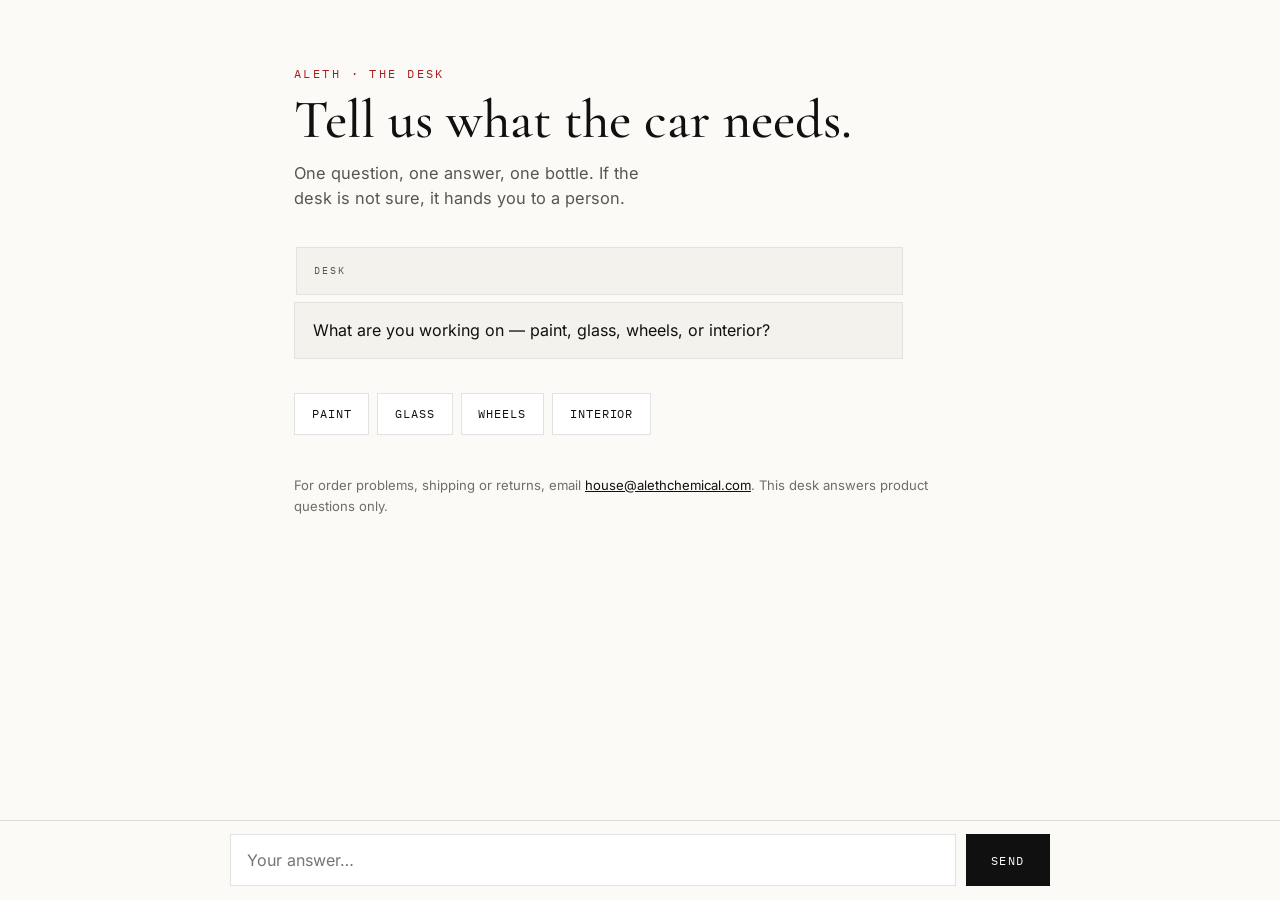
<file: desk.html>
<!DOCTYPE html>
<html lang="en">
<head>
<meta charset="utf-8">
<meta name="viewport" content="width=device-width, initial-scale=1">
<title>The Desk · ALETH Chemical Co</title>
<meta name="description" content="Tell the ALETH desk what the car needs. It names the bottle and nothing else.">
<meta name="robots" content="noindex">
<link rel="icon" href="favicon.svg" type="image/svg+xml">
<link rel="stylesheet" href="styles.css?v=mist43">
<style>
  .desk-shell{max-width:820px;margin:0 auto;padding:clamp(2rem,6vw,4rem) var(--gutter) 9rem}
  .desk-kicker{font-family:var(--font-mono);font-size:.76rem;letter-spacing:.2em;text-transform:uppercase;color:var(--acc);margin:0}
  .desk-title{font-family:var(--font-display);font-weight:400;font-size:clamp(2.2rem,6vw,3.4rem);line-height:1.04;margin:.5rem 0 .75rem;color:var(--ink)}
  .desk-sub{color:var(--dim);max-width:38ch;margin:0 0 2.25rem;font-size:1.02rem;line-height:1.55}
  .desk-log{display:flex;flex-direction:column;gap:1rem;min-height:0;padding-bottom:.5rem}
  .turn{max-width:88%}
  .turn.me{margin-left:auto}
  .turn p{margin:0;padding:.95rem 1.1rem;line-height:1.55;white-space:pre-wrap;
    border:1px solid var(--hair-soft);background:var(--porcelain-2);color:var(--ink);
    font-family:var(--font-body);font-size:1rem}
  .turn.me p{background:var(--ink);color:var(--porcelain);border-color:var(--ink)}
  .turn .who{font-family:var(--font-mono);font-size:.62rem;letter-spacing:.2em;text-transform:uppercase;
    color:var(--dim);margin:0 0 .45rem .1rem}
  .desk-chips{display:flex;flex-wrap:wrap;gap:.5rem;margin:1.6rem 0 0}
  .desk-chips button{font-family:var(--font-mono);font-size:.74rem;letter-spacing:.08em;text-transform:uppercase;
    min-height:42px;padding:.7rem 1.05rem;border:1px solid var(--hair);background:var(--card);color:var(--ink);cursor:pointer}
  .desk-chips button:hover{border-color:var(--ink);color:var(--ink)}
  .desk-bar{position:fixed;left:0;right:0;bottom:0;background:rgba(251,250,247,.96);
    border-top:1px solid var(--hair);backdrop-filter:blur(10px);padding:.85rem var(--gutter) calc(.85rem + env(safe-area-inset-bottom))}
  .desk-bar form{max-width:820px;margin:0 auto;display:flex;gap:.6rem}
  .desk-bar input{flex:1;height:52px;padding:0 1rem;border:1px solid var(--hair);background:var(--card);
    color:var(--ink);font-family:var(--font-body);font-size:1rem;outline:none}
  .desk-bar input:focus{border-color:var(--ink)}
  .desk-bar button{height:52px;padding:0 1.5rem;border:1px solid var(--ink);background:var(--ink);color:var(--porcelain);
    font-family:var(--font-mono);font-size:.72rem;letter-spacing:.14em;text-transform:uppercase;cursor:pointer}
  .desk-bar button:disabled{opacity:.4;cursor:default}
  .desk-note{margin-top:2.5rem;font-size:.82rem;color:var(--faint);line-height:1.6}
  .desk-note a{color:var(--ink)}
</style>
</head>
<body>
<main class="desk-shell">
  <p class="desk-kicker">ALETH · The Desk</p>
  <h1 class="desk-title">Tell us what the car needs.</h1>
  <p class="desk-sub">One question, one answer, one bottle. If the desk is not sure, it hands you to a person.</p>

  <div class="desk-log" id="log">
    <div class="turn bot"><p class="who">Desk</p><p>What are you working on — paint, glass, wheels, or interior?</p></div>
  </div>

  <div class="desk-chips" id="chips">
    <button type="button" data-t="paint has hard water spots after rain">paint</button>
    <button type="button" data-t="water spots on the glass and windshield">glass</button>
    <button type="button" data-t="brake dust baked on my wheels">wheels</button>
    <button type="button" data-t="interior plastics and cloth seats need cleaning">interior</button>
  </div>

  <p class="desk-note">For order problems, shipping or returns, email <a href="mailto:house@alethchemical.com">house@alethchemical.com</a>. This desk answers product questions only.</p>

  <div class="desk-bar">
    <form id="f">
      <input id="q" autocomplete="off" placeholder="Your answer…" aria-label="What the car needs" required>
      <button id="b" type="submit">Send</button>
    </form>
  </div>
</main>

<script>
(function(){
  var API = "https://proposed-coal-showed-arrested.trycloudflare.com";
  var CODE = "U26XxxAub-kA";
  var log = document.getElementById('log');
  var q = document.getElementById('q');
  var f = document.getElementById('f');
  var b = document.getElementById('b');
  var hist = [];

  function turn(who, text, cls){
    var d = document.createElement('div');
    d.className = 'turn ' + cls;
    var w = document.createElement('p'); w.className = 'who'; w.textContent = who;
    var p = document.createElement('p'); p.textContent = text;
    d.appendChild(w); d.appendChild(p);
    log.appendChild(d);
    window.scrollTo(0, document.body.scrollHeight);
    return p;
  }

  document.getElementById('chips').addEventListener('click', function(e){
    var t = e.target.closest('button');
    if(t){ q.value = t.dataset.t; f.requestSubmit(); }
  });

  f.addEventListener('submit', function(e){
    e.preventDefault();
    var text = q.value.trim();
    if(!text) return;
    q.value = '';
    b.disabled = true;
    turn('You', text, 'me');
    var slot = turn('Desk', '…', 'bot');

    fetch(API + '/api/chat?k=' + encodeURIComponent(CODE), {
      method: 'POST',
      headers: {'content-type': 'application/json'},
      body: JSON.stringify({message: text, history: hist})
    }).then(function(r){ return r.json(); }).then(function(d){
      slot.textContent = d.reply || 'The desk did not answer. Email house@alethchemical.com and we will pick it up.';
      hist.push({role:'user', content:text}, {role:'assistant', content:d.reply || ''});
    }).catch(function(){
      slot.textContent = 'The desk is offline right now. Email house@alethchemical.com and we will answer you directly.';
    }).then(function(){
      b.disabled = false; q.focus();
    });
  });
})();
</script>
</body>
</html>
</file>
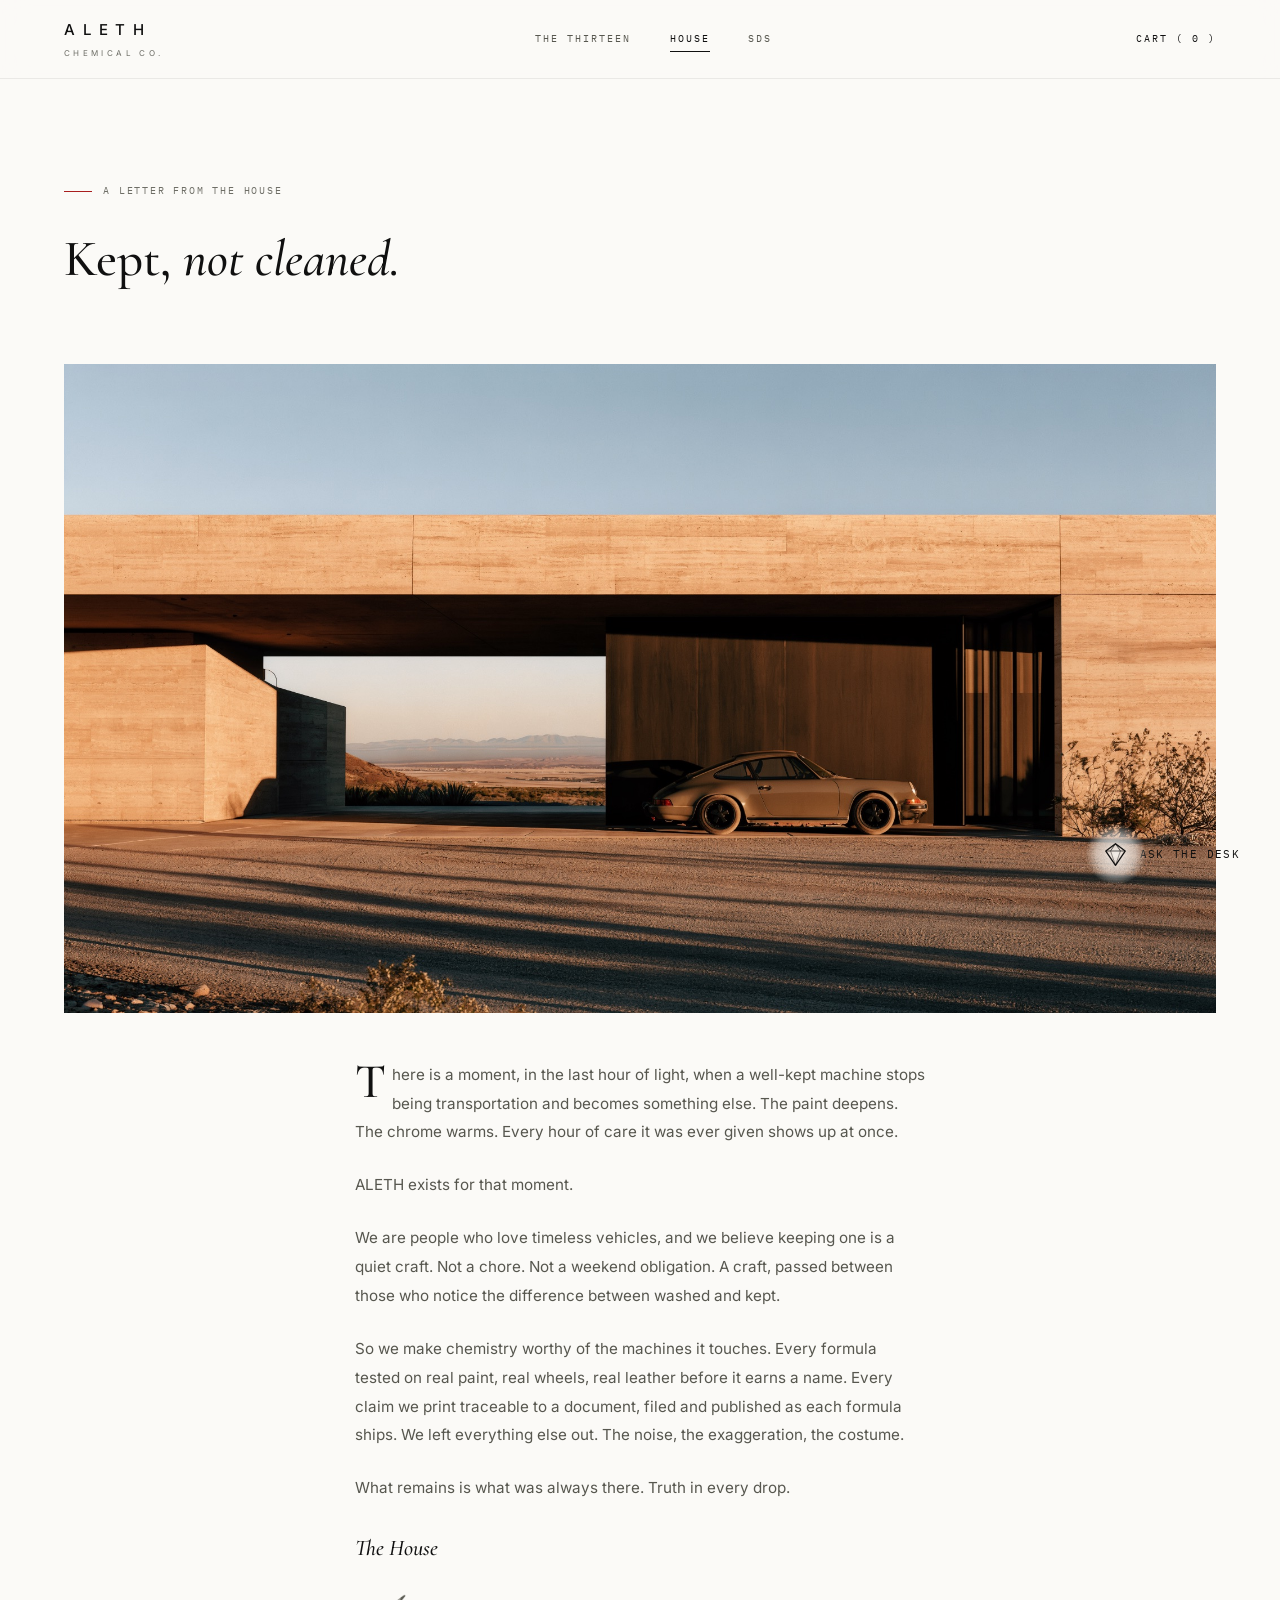
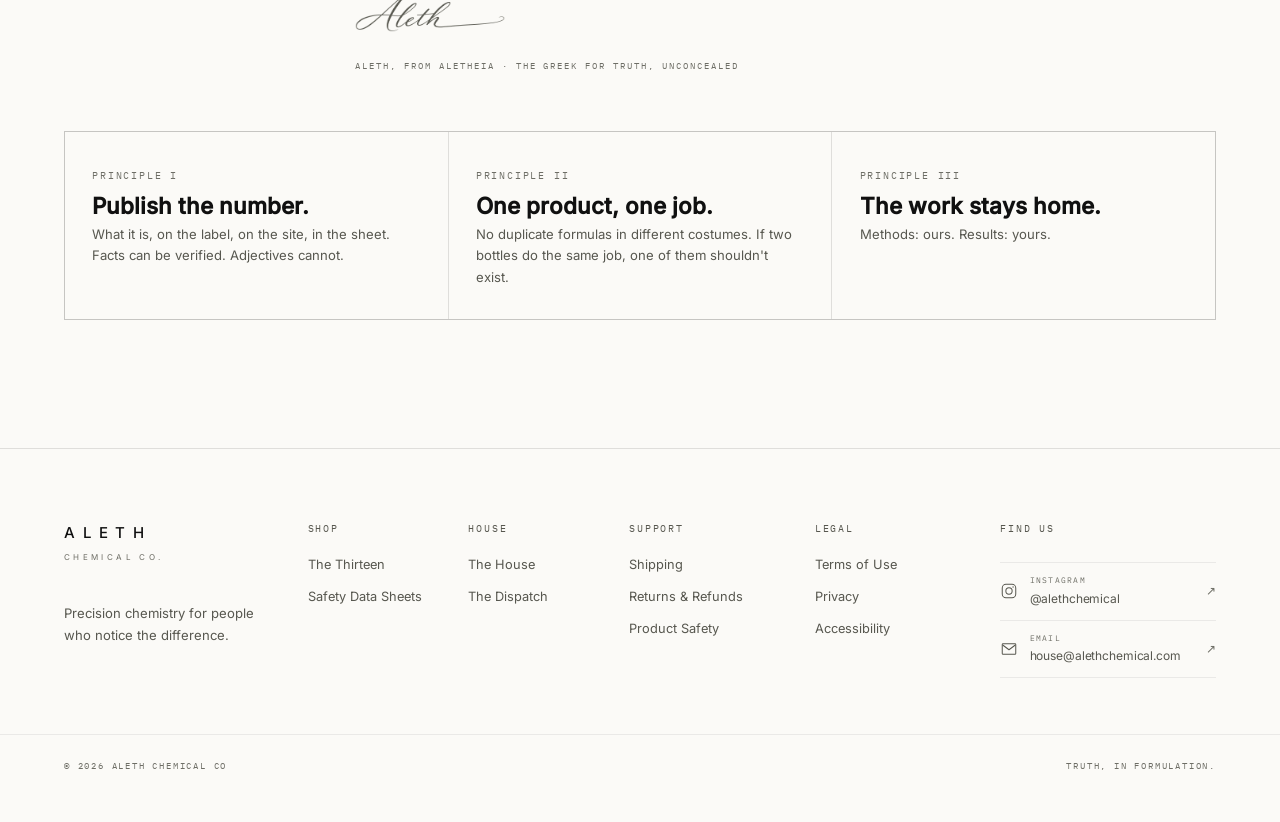
<file: house.html>
<!DOCTYPE html>
<html lang="en">
<head>
<meta charset="UTF-8">
<meta name="robots" content="noindex, nofollow">
  <meta name="viewport" content="width=device-width, initial-scale=1.0, viewport-fit=cover">
<meta name="theme-color" content="#FBFAF7">
<link rel="apple-touch-icon" href="assets/apple-touch-icon.png">
<title>The House · ALETH Chemical Co</title>
<meta name="description" content="Kept, not cleaned. Chemistry worthy of the machines it touches.">
<meta property="og:type" content="website">
<meta property="og:site_name" content="ALETH Chemical Co">
<meta property="og:title" content="The House · ALETH Chemical Co">
<meta property="og:description" content="Kept, not cleaned. Chemistry worthy of the machines it touches.">
<meta property="og:url" content="https://alethchemical.com/house.html">
<meta property="og:image" content="https://alethchemical.com/assets/og-card.jpg">
<meta property="og:image:width" content="1200">
<meta property="og:image:height" content="630">
<meta name="twitter:card" content="summary_large_image">
<meta name="twitter:image" content="https://alethchemical.com/assets/og-card.jpg">
<meta name="twitter:title" content="The House · ALETH Chemical Co">
<meta name="twitter:description" content="Kept, not cleaned. Chemistry worthy of the machines it touches.">
<link rel="icon" href="favicon.svg" type="image/svg+xml">
<link rel="stylesheet" href="styles.css?v=mist43">
</head>
<body>

<header class="site-header">
  <a class="wordmark" href="index.html">ALETH<small>CHEMICAL CO.</small></a>
  <nav class="site-nav">
    <a class="nav-link" href="products.html">The Thirteen</a>
    <a class="nav-link is-here" href="house.html">House</a>
    <a class="nav-link" href="sds.html">SDS</a>
  </nav>
  <a class="cart-link" href="#">Cart (<span id="cartBadge">0</span>)</a>
</header>

<main>

<section class="page-head">
  <div class="wrap">
    <p class="kicker mono reveal">A letter from the house</p>
    <h1 class="reveal">Kept, <em>not cleaned.</em></h1>
  </div>
</section>

<div class="wrap" style="padding-bottom:var(--section)">

  <div class="ed-figure ed-figure-photo reveal">
    <img src="assets/house-portrait.jpg" alt="The House — a desert garage at golden hour, a kept machine coming home">
  </div>

  <div class="letter">
    <p class="reveal">There is a moment, in the last hour of light, when a well-kept machine stops being transportation and becomes something else. The paint deepens. The chrome warms. Every hour of care it was ever given shows up at once.</p>
    <p class="reveal">ALETH exists for that moment.</p>
    <p class="reveal">We are people who love timeless vehicles, and we believe keeping one is a quiet craft. Not a chore. Not a weekend obligation. A craft, passed between those who notice the difference between washed and kept.</p>
    <p class="reveal">So we make chemistry worthy of the machines it touches. Every formula tested on real paint, real wheels, real leather before it earns a name. Every claim we print traceable to a document, filed and published as each formula ships. We left everything else out. The noise, the exaggeration, the costume.</p>
    <p class="reveal">What remains is what was always there. Truth in every drop.</p>
    <p class="sig reveal">The House</p>
    <img class="sig-mark reveal" src="assets/sig-aleth-gray.png" alt="Aleth — signed">
    <p class="mono reveal" style="margin-top:1.6rem; font-size:0.5625rem; letter-spacing:0.22em; color:var(--faint); text-transform:uppercase;">Aleth, from aletheia · the Greek for truth, unconcealed</p>
  </div>

  <div class="value-grid">
    <div class="value-cell reveal">
      <span class="mono">Principle I</span>
      <h2>Publish the number.</h2>
      <p>What it is, on the label, on the site, in the sheet. Facts can be verified. Adjectives cannot.</p>
    </div>
    <div class="value-cell reveal">
      <span class="mono">Principle II</span>
      <h2>One product, one job.</h2>
      <p>No duplicate formulas in different costumes. If two bottles do the same job, one of them shouldn't exist.</p>
    </div>
    <div class="value-cell reveal">
      <span class="mono">Principle III</span>
      <h2>The work stays home.</h2>
      <p>Methods: ours. Results: yours.</p>
    </div>
  </div>
</div>

</main>

<footer class="site-footer">
  <div class="wrap footer-grid">
    <div class="footer-brand">
      <a class="wordmark" href="index.html">ALETH<small>CHEMICAL CO.</small></a>
      <p>Precision chemistry for people who notice the difference.</p>
    </div>
    <div class="footer-col">
      <p class="mono footer-head">Shop</p>
      <a href="products.html">The Thirteen</a>
      <a href="sds.html">Safety Data Sheets</a>
    </div>
    <div class="footer-col">
      <p class="mono footer-head">House</p>
      <a href="house.html">The House</a>
      <a href="index.html#dispatch">The Dispatch</a>
    </div>
    <div class="footer-col">
      <p class="mono footer-head">Support</p>
      <a href="shipping.html">Shipping</a>
      <a href="returns.html">Returns &amp; Refunds</a>
      <a href="safety.html">Product Safety</a>
    </div>
    <div class="footer-col">
      <p class="mono footer-head">Legal</p>
      <a href="terms.html">Terms of Use</a>
      <a href="privacy.html">Privacy</a>
      <a href="accessibility.html">Accessibility</a>
    </div>
    <div class="footer-col footer-contact">
      <p class="mono footer-head">Find us</p>
      <div class="footer-contact-list">
        <a class="footer-contact-row" href="https://www.instagram.com/alethchemical/" aria-label="Instagram, @alethchemical" target="_blank" rel="noopener">
          <span class="footer-contact-icon" aria-hidden="true"><svg viewBox="0 0 24 24" fill="none" stroke="currentColor" stroke-width="1.35"><rect x="3" y="3" width="18" height="18" rx="5"/><circle cx="12" cy="12" r="4.2"/><circle cx="17.4" cy="6.6" r="0.9" fill="currentColor" stroke="none"/></svg></span>
          <span class="footer-contact-copy"><span class="footer-contact-label">Instagram</span><span class="footer-contact-value">@alethchemical</span></span>
          <span class="footer-contact-arrow" aria-hidden="true">&#8599;</span>
        </a>
        <a class="footer-contact-row" href="mailto:house@alethchemical.com">
          <span class="footer-contact-icon" aria-hidden="true"><svg viewBox="0 0 24 24" fill="none" stroke="currentColor" stroke-width="1.35" stroke-linecap="round" stroke-linejoin="round"><rect x="3" y="5" width="18" height="14" rx="1"/><path d="m4 7 8 6 8-6"/></svg></span>
          <span class="footer-contact-copy"><span class="footer-contact-label">Email</span><span class="footer-contact-value">house@alethchemical.com</span></span>
          <span class="footer-contact-arrow" aria-hidden="true">&#8599;</span>
        </a>
      </div>
    </div>
  </div>
  <div class="wrap footer-base">
    <span>© 2026 Aleth Chemical Co</span>
    <span>Truth, in formulation.</span>
  </div>
</footer>

<script src="data.js"></script>
<script src="cart.js?v=mist42"></script>
<script src="desk-widget.js?v=6" defer></script>
</body>
</html>
</file>
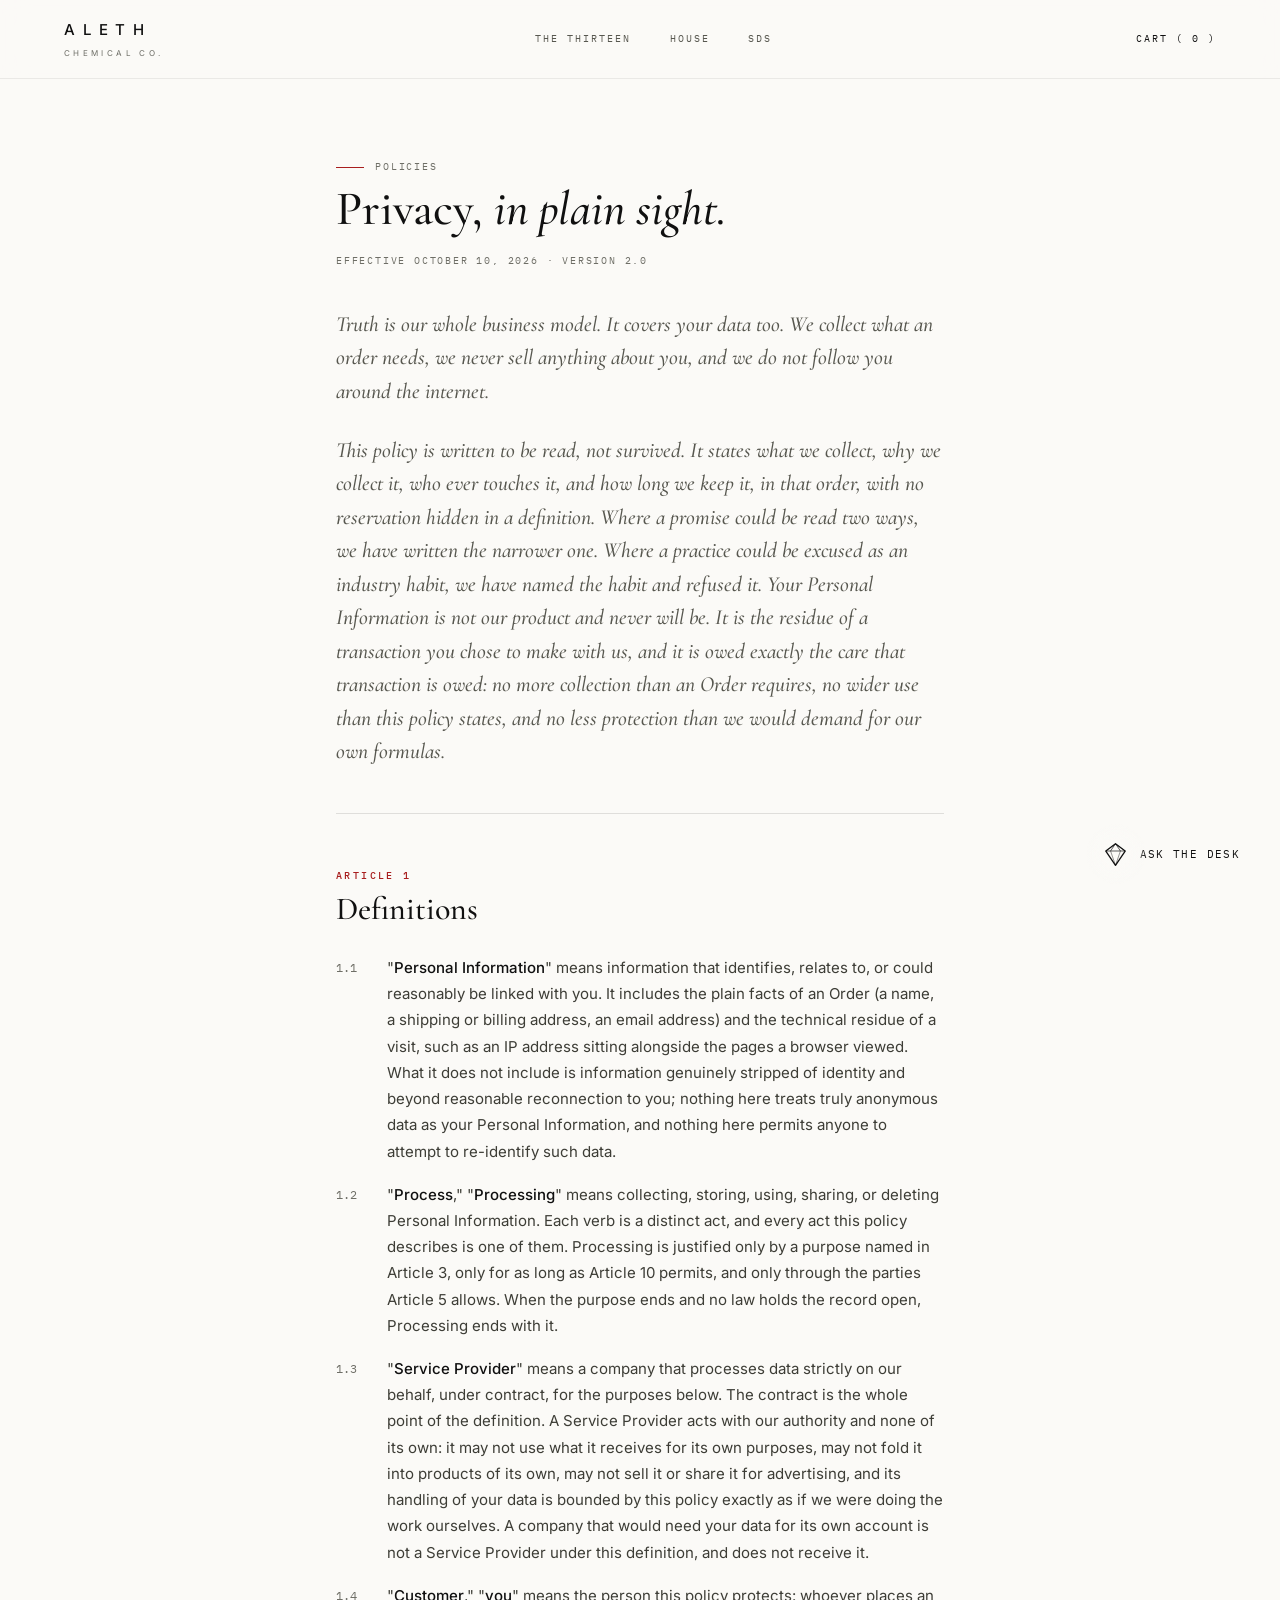
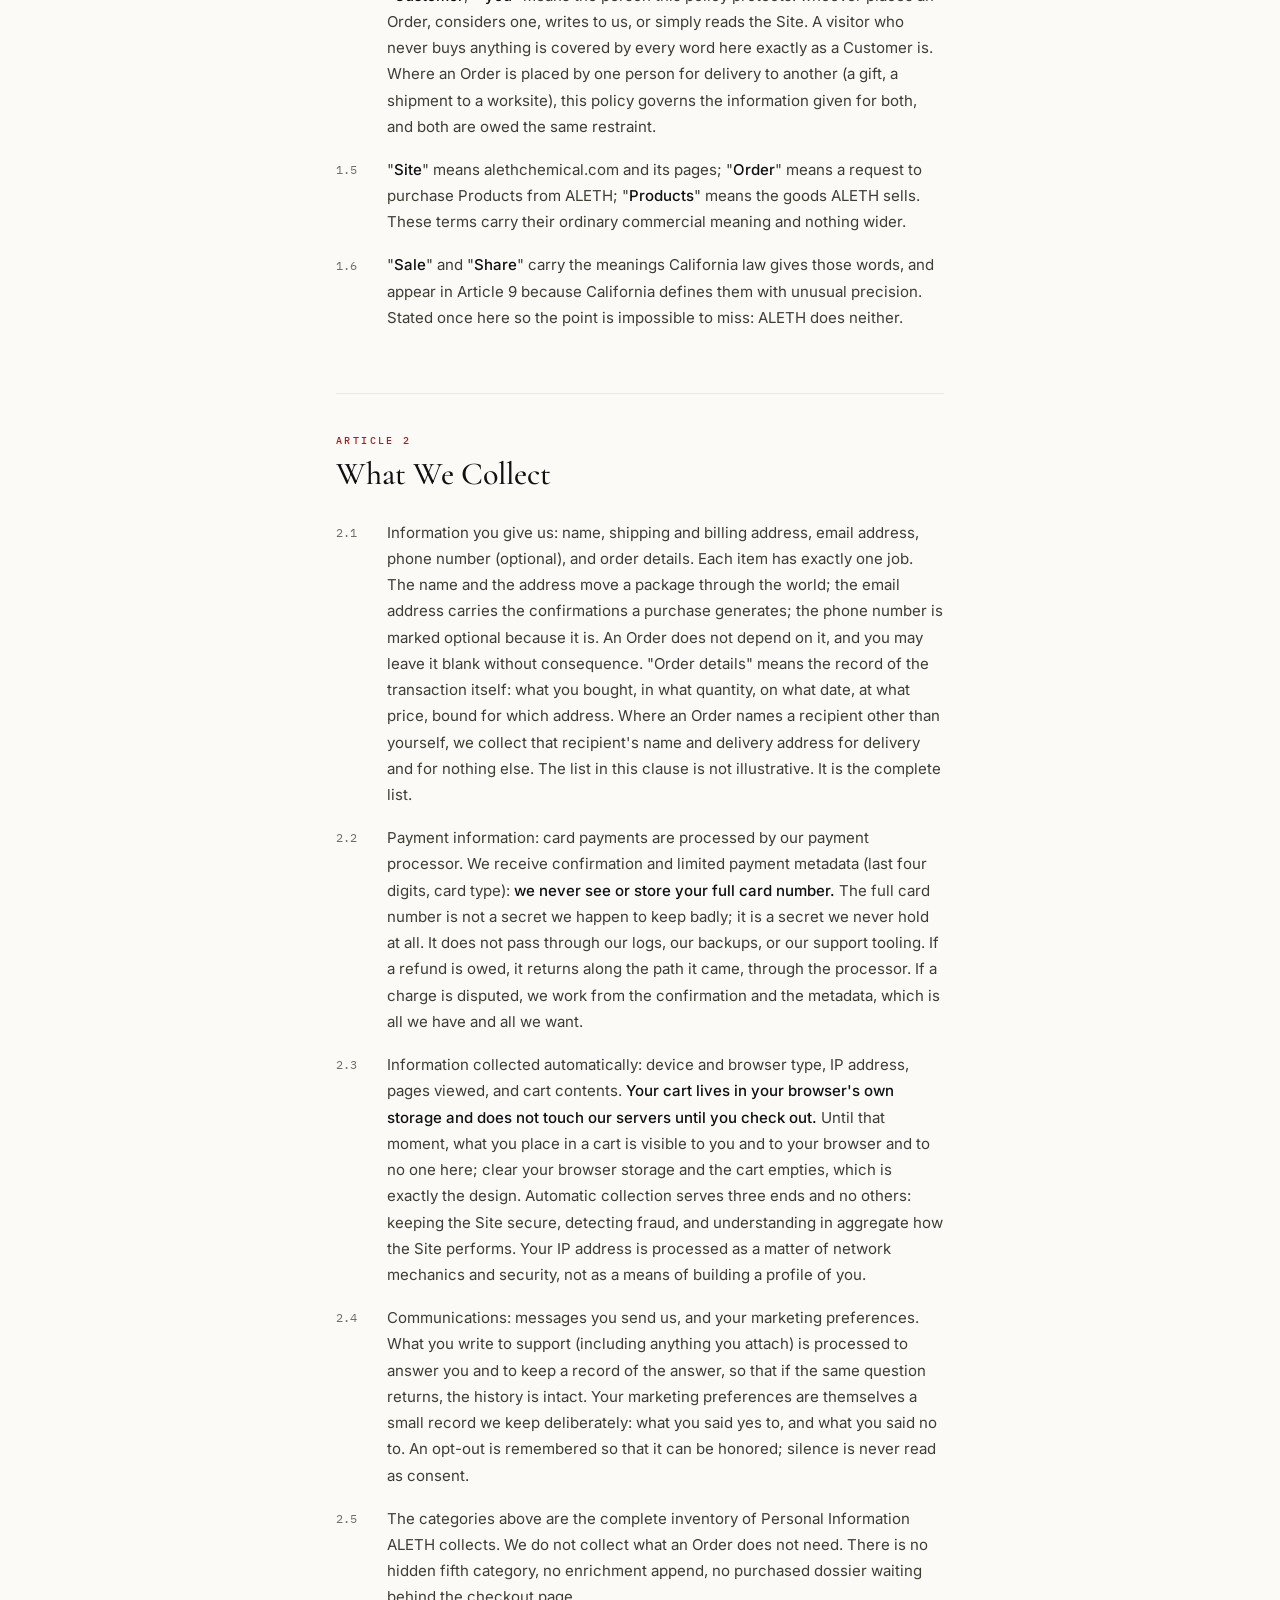
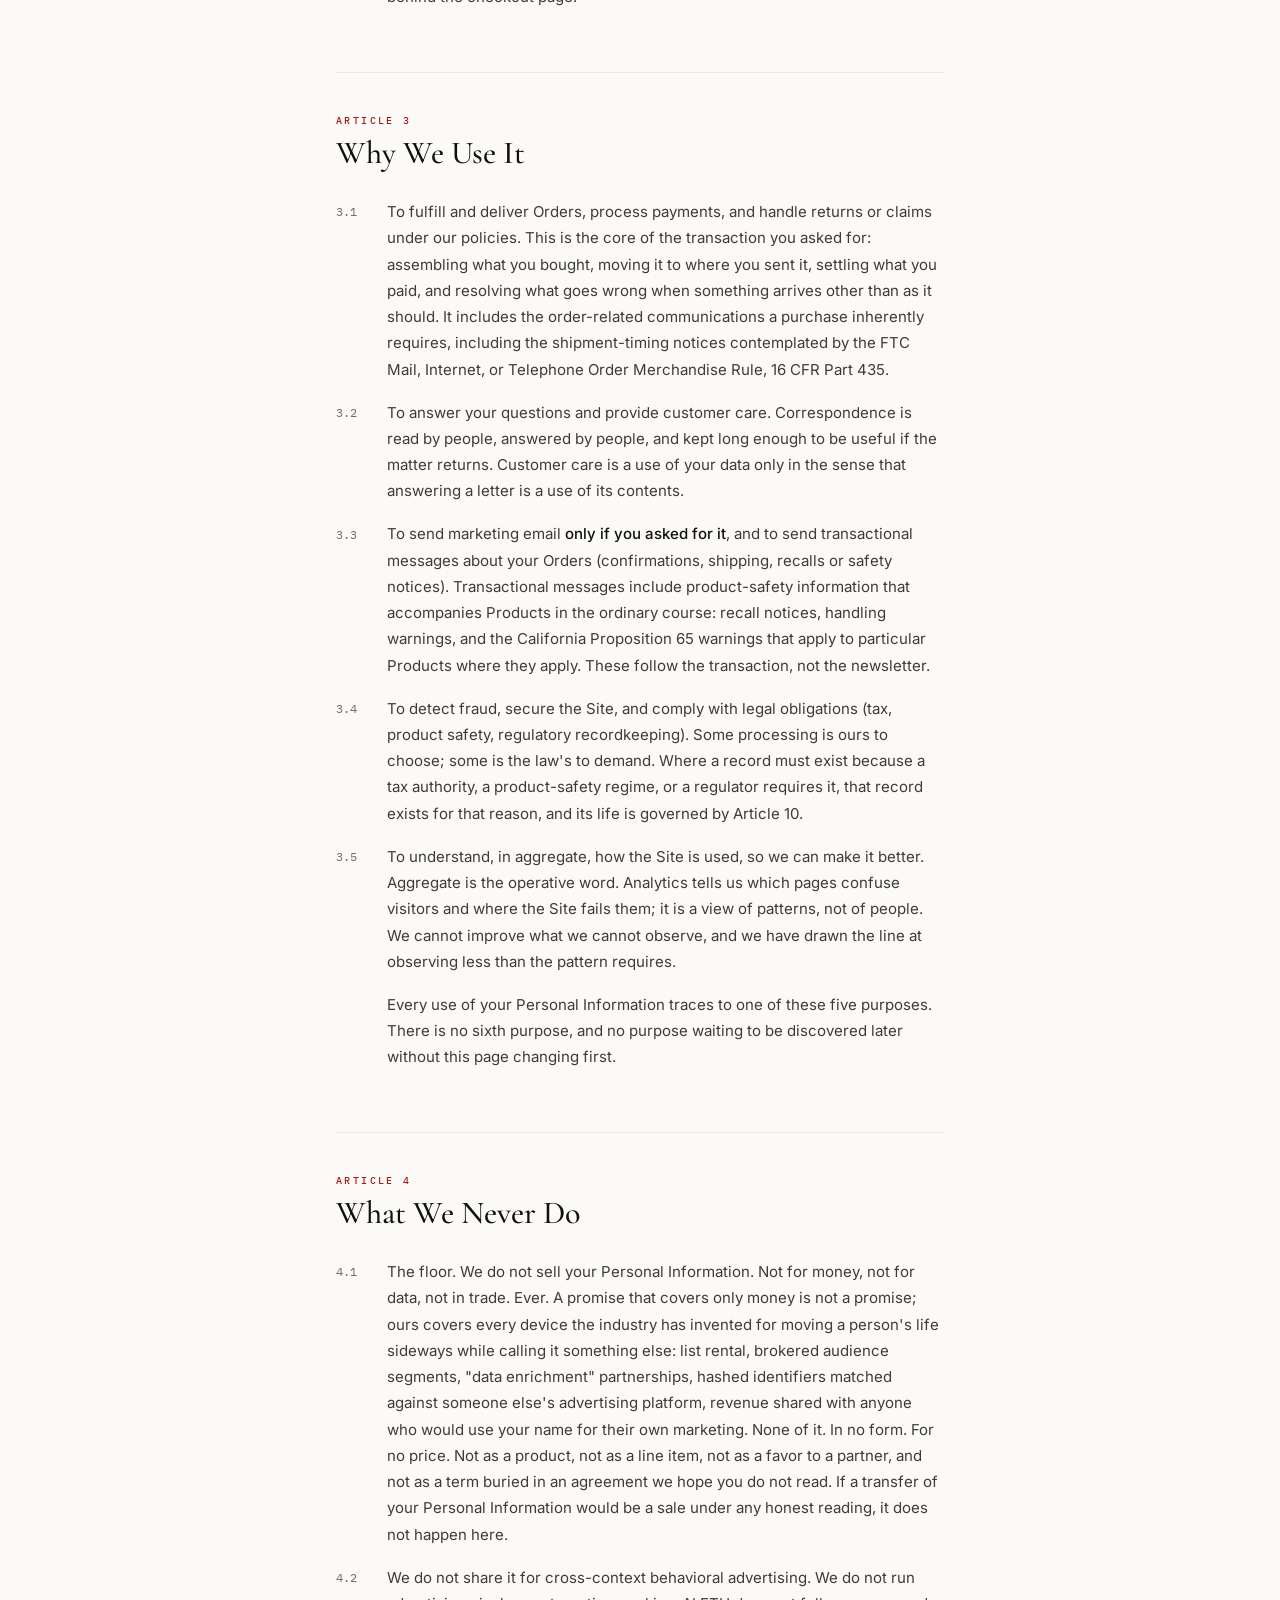
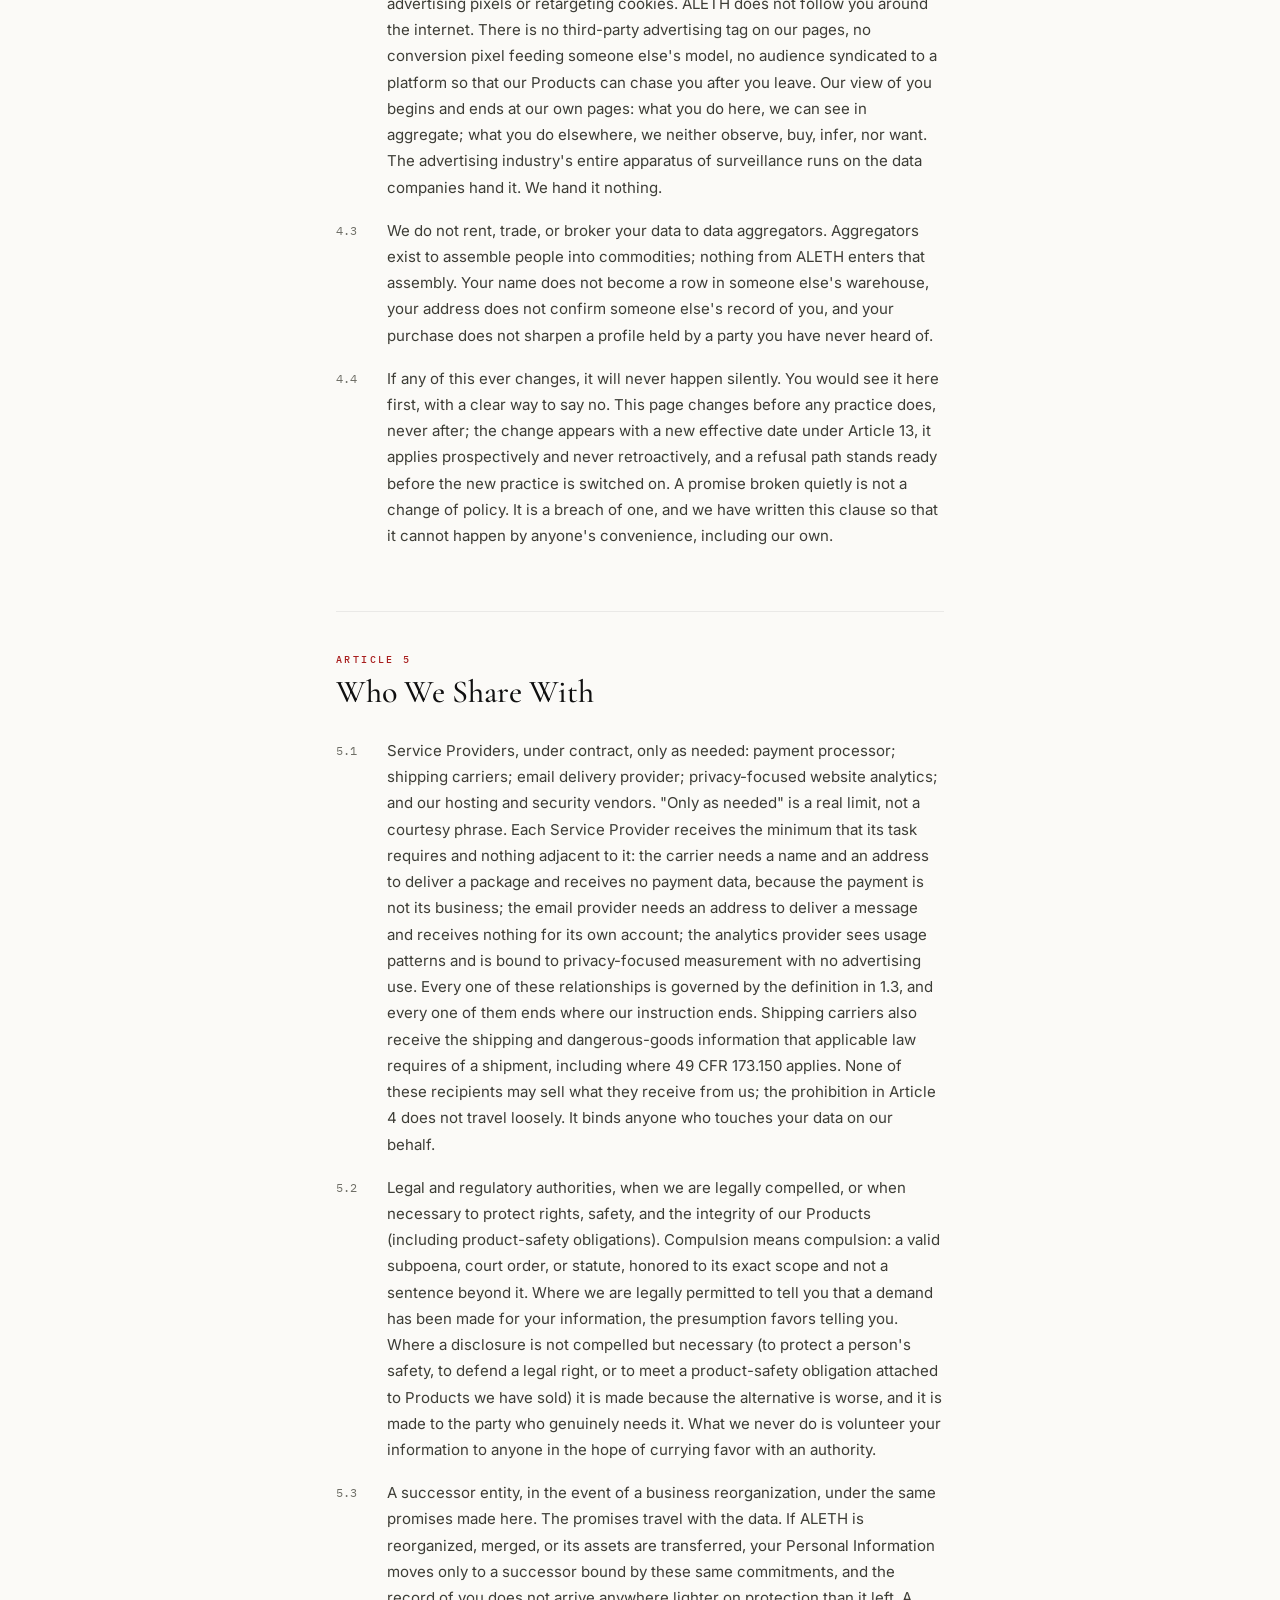
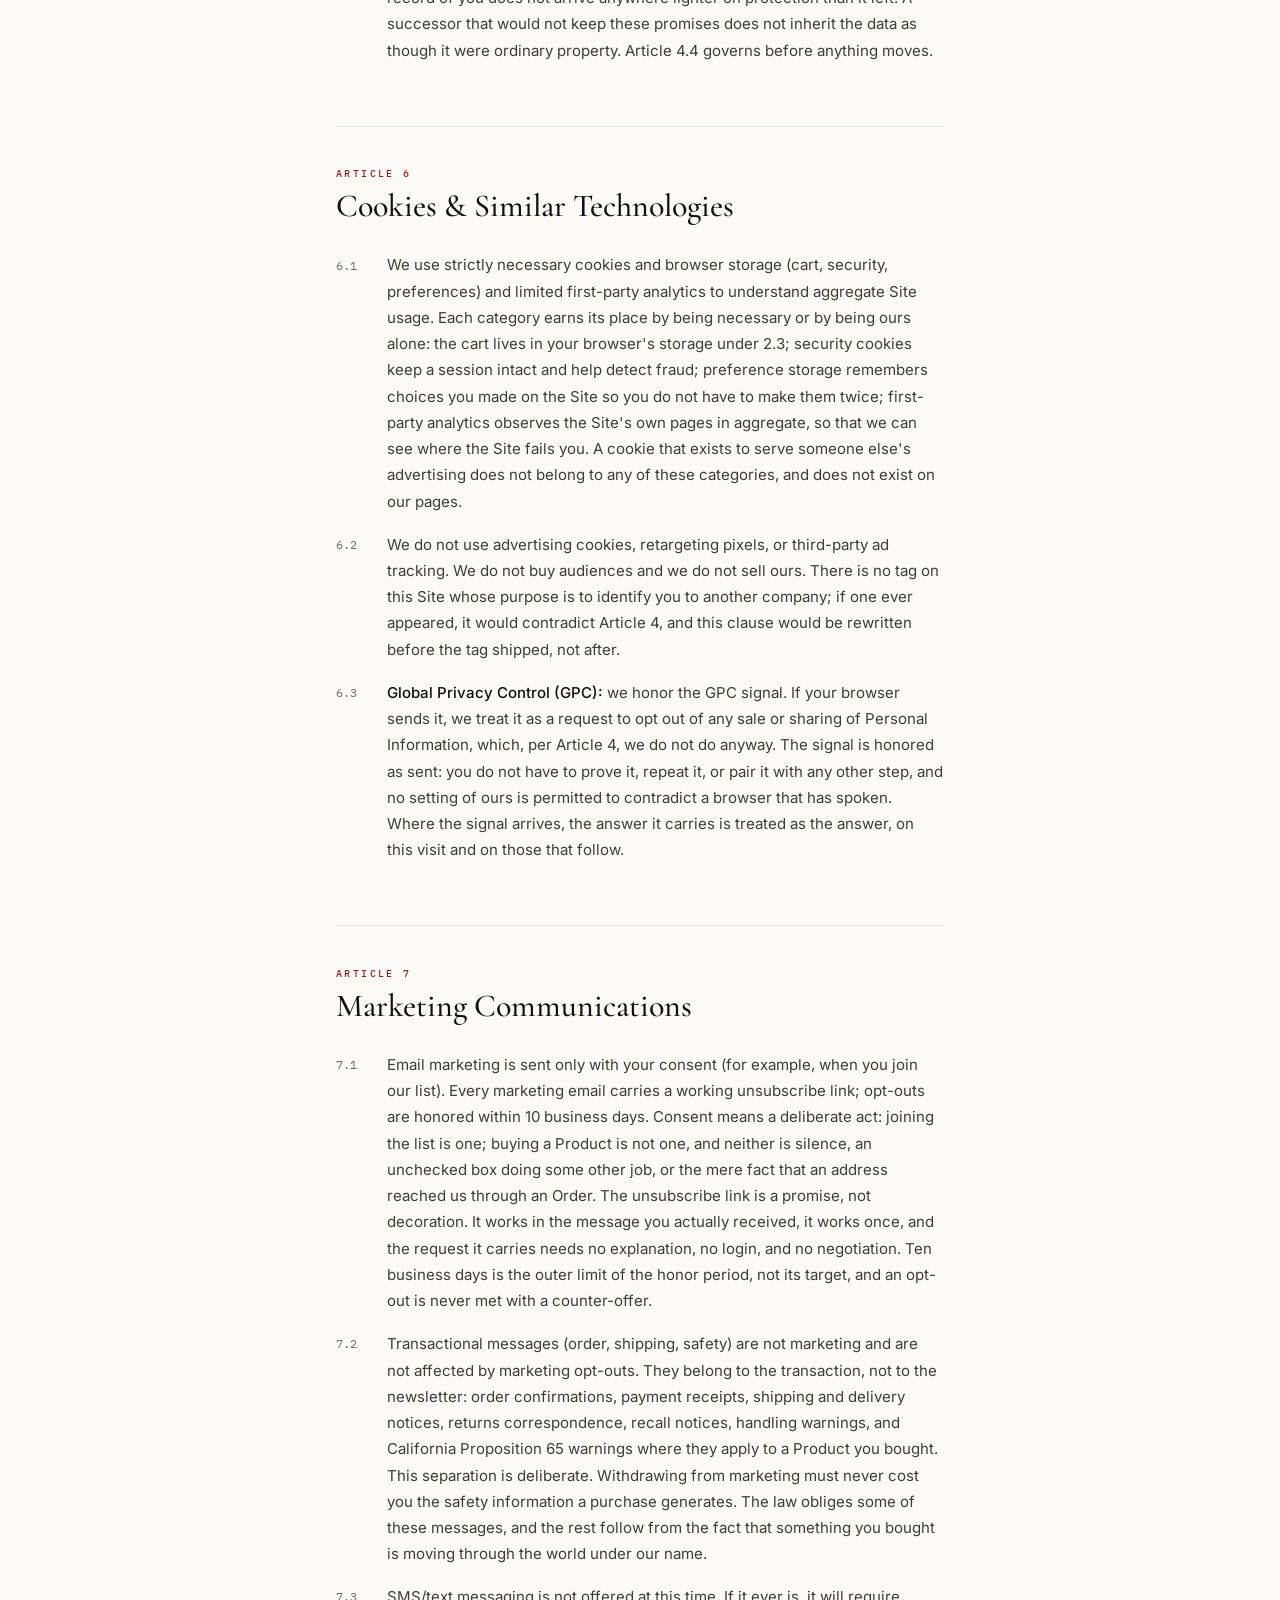
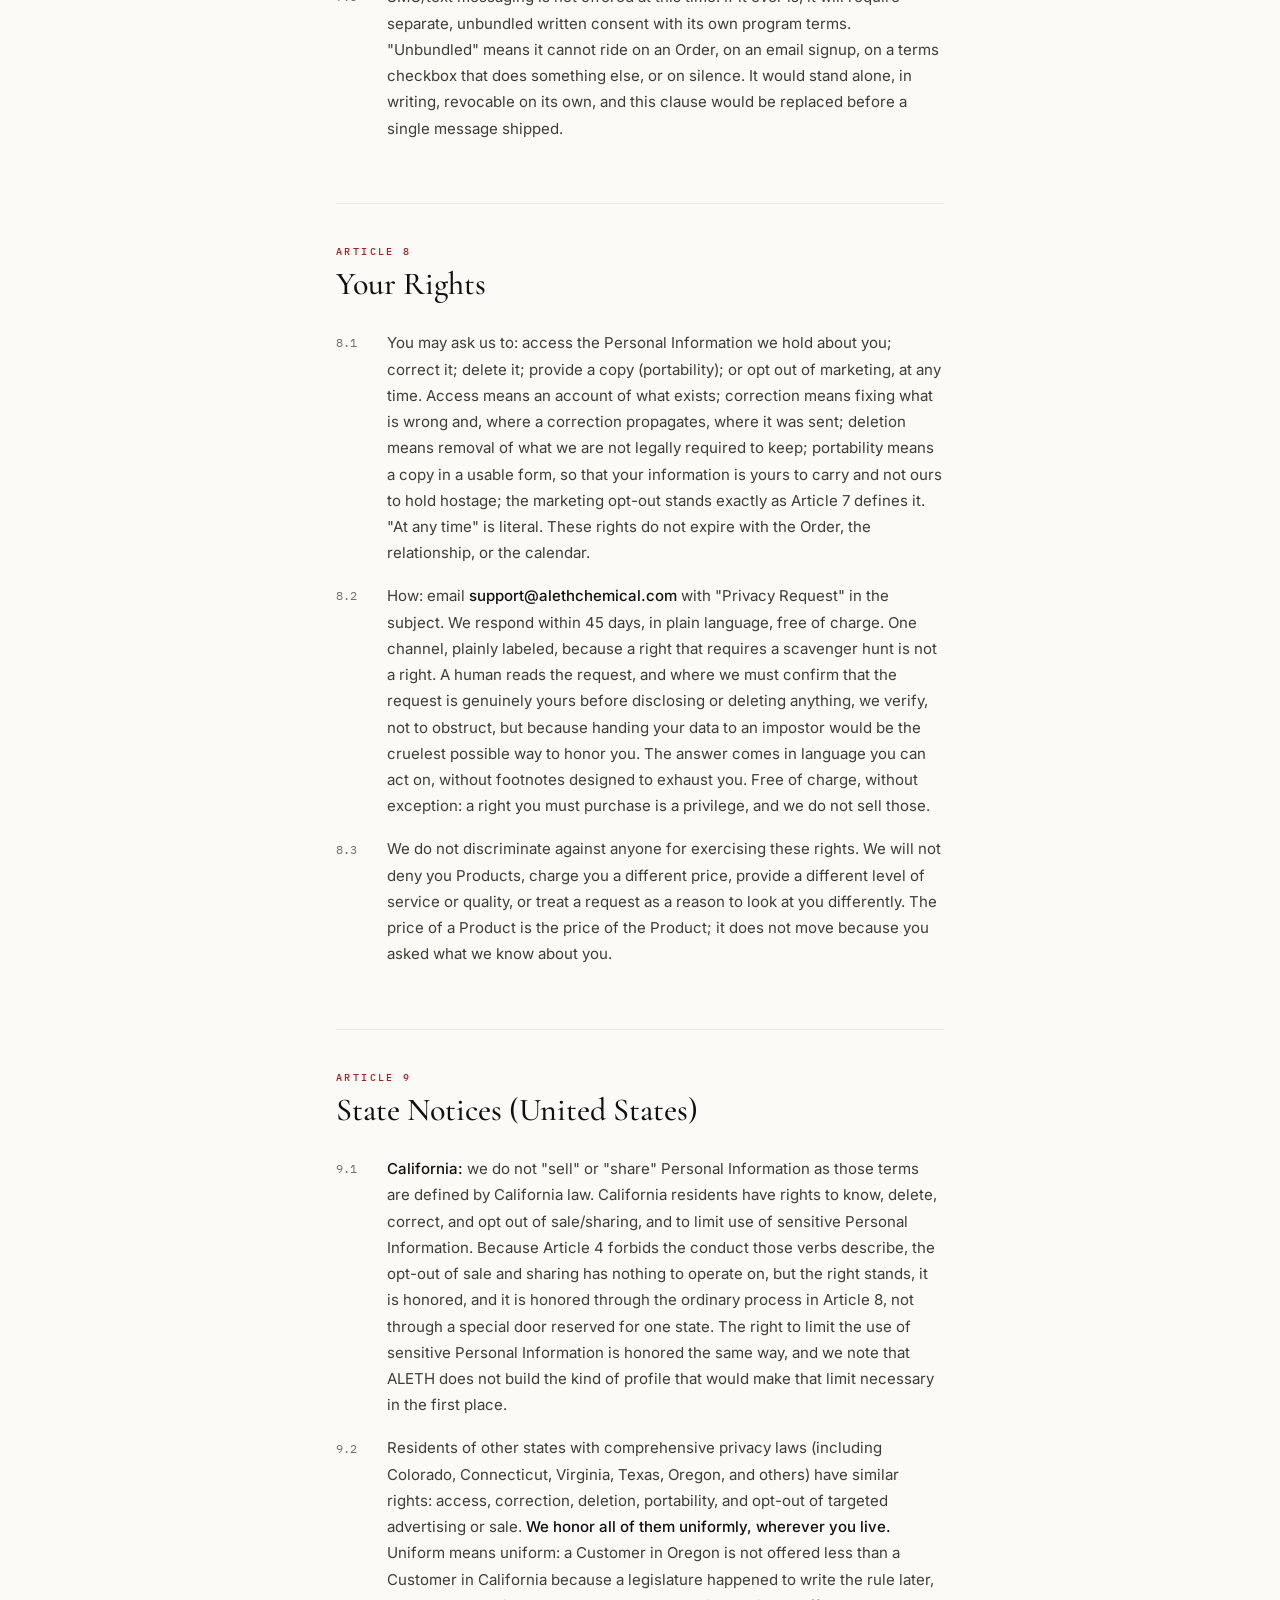
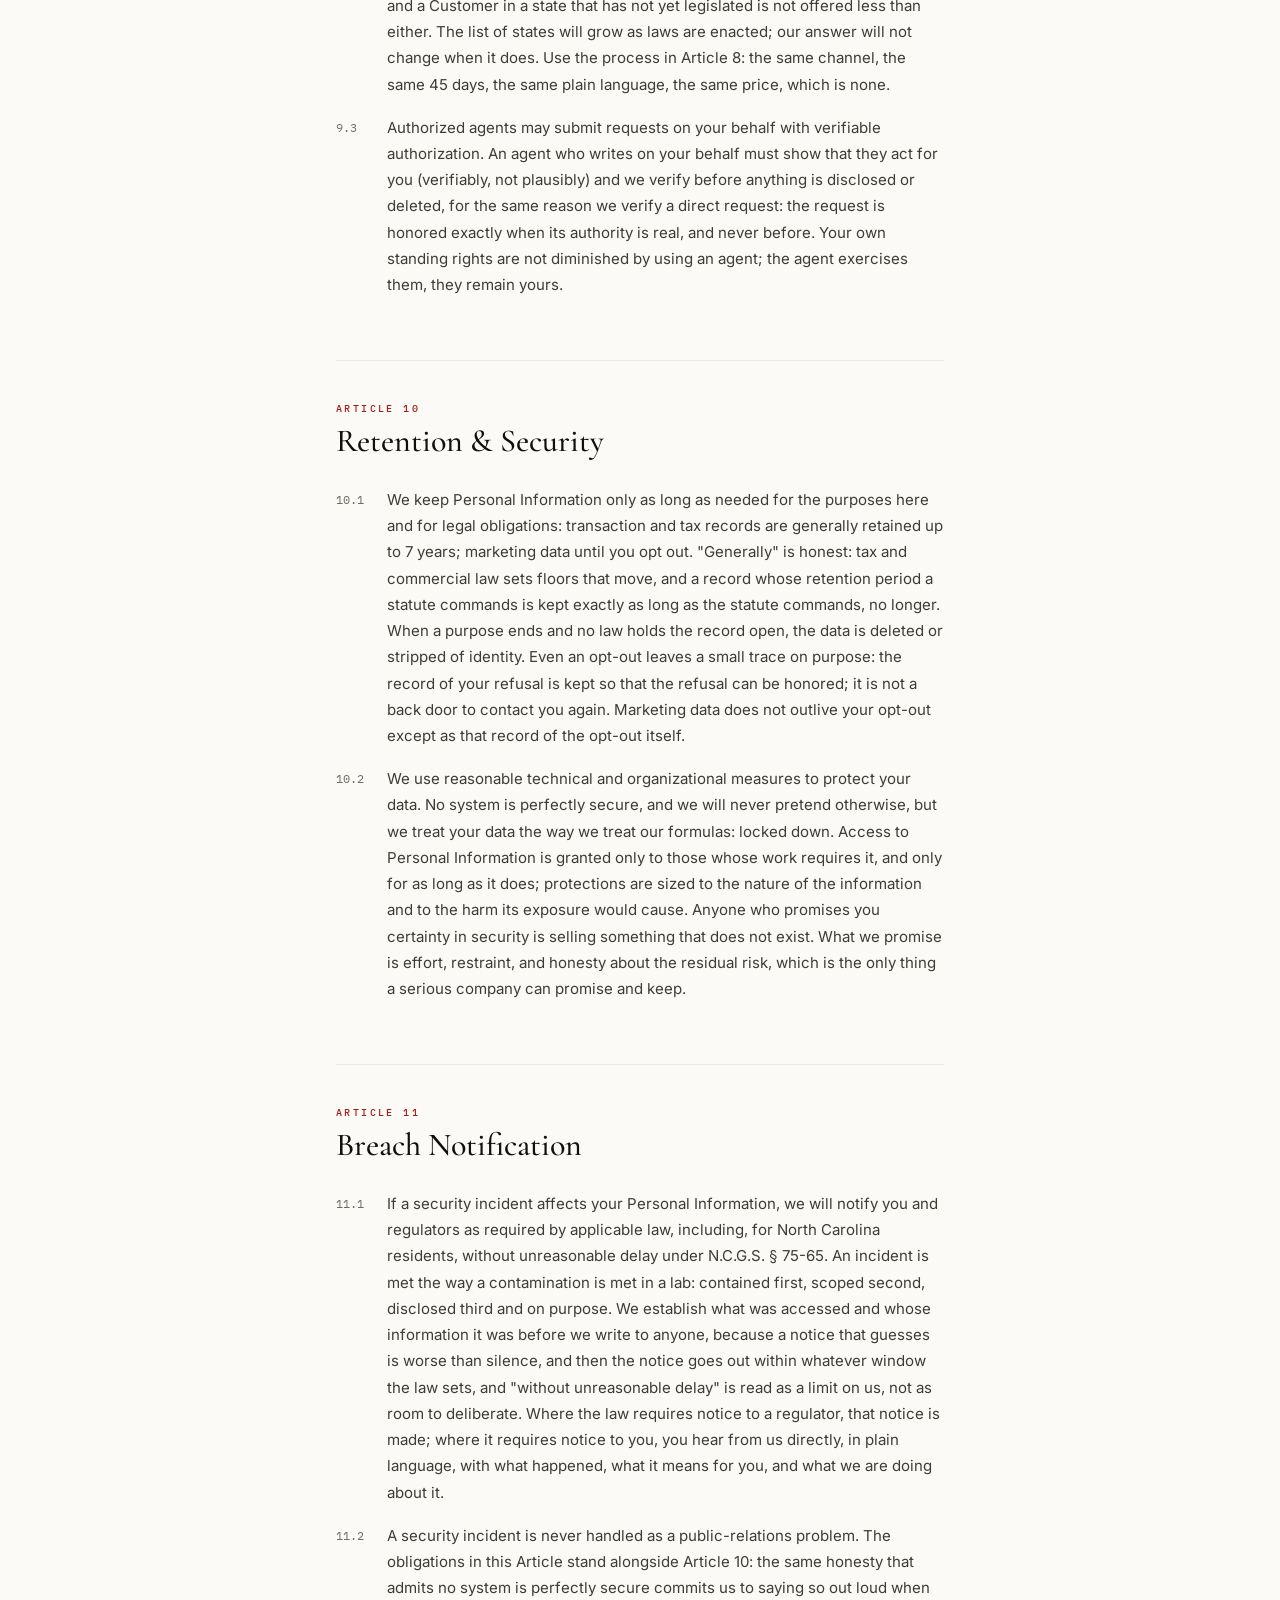
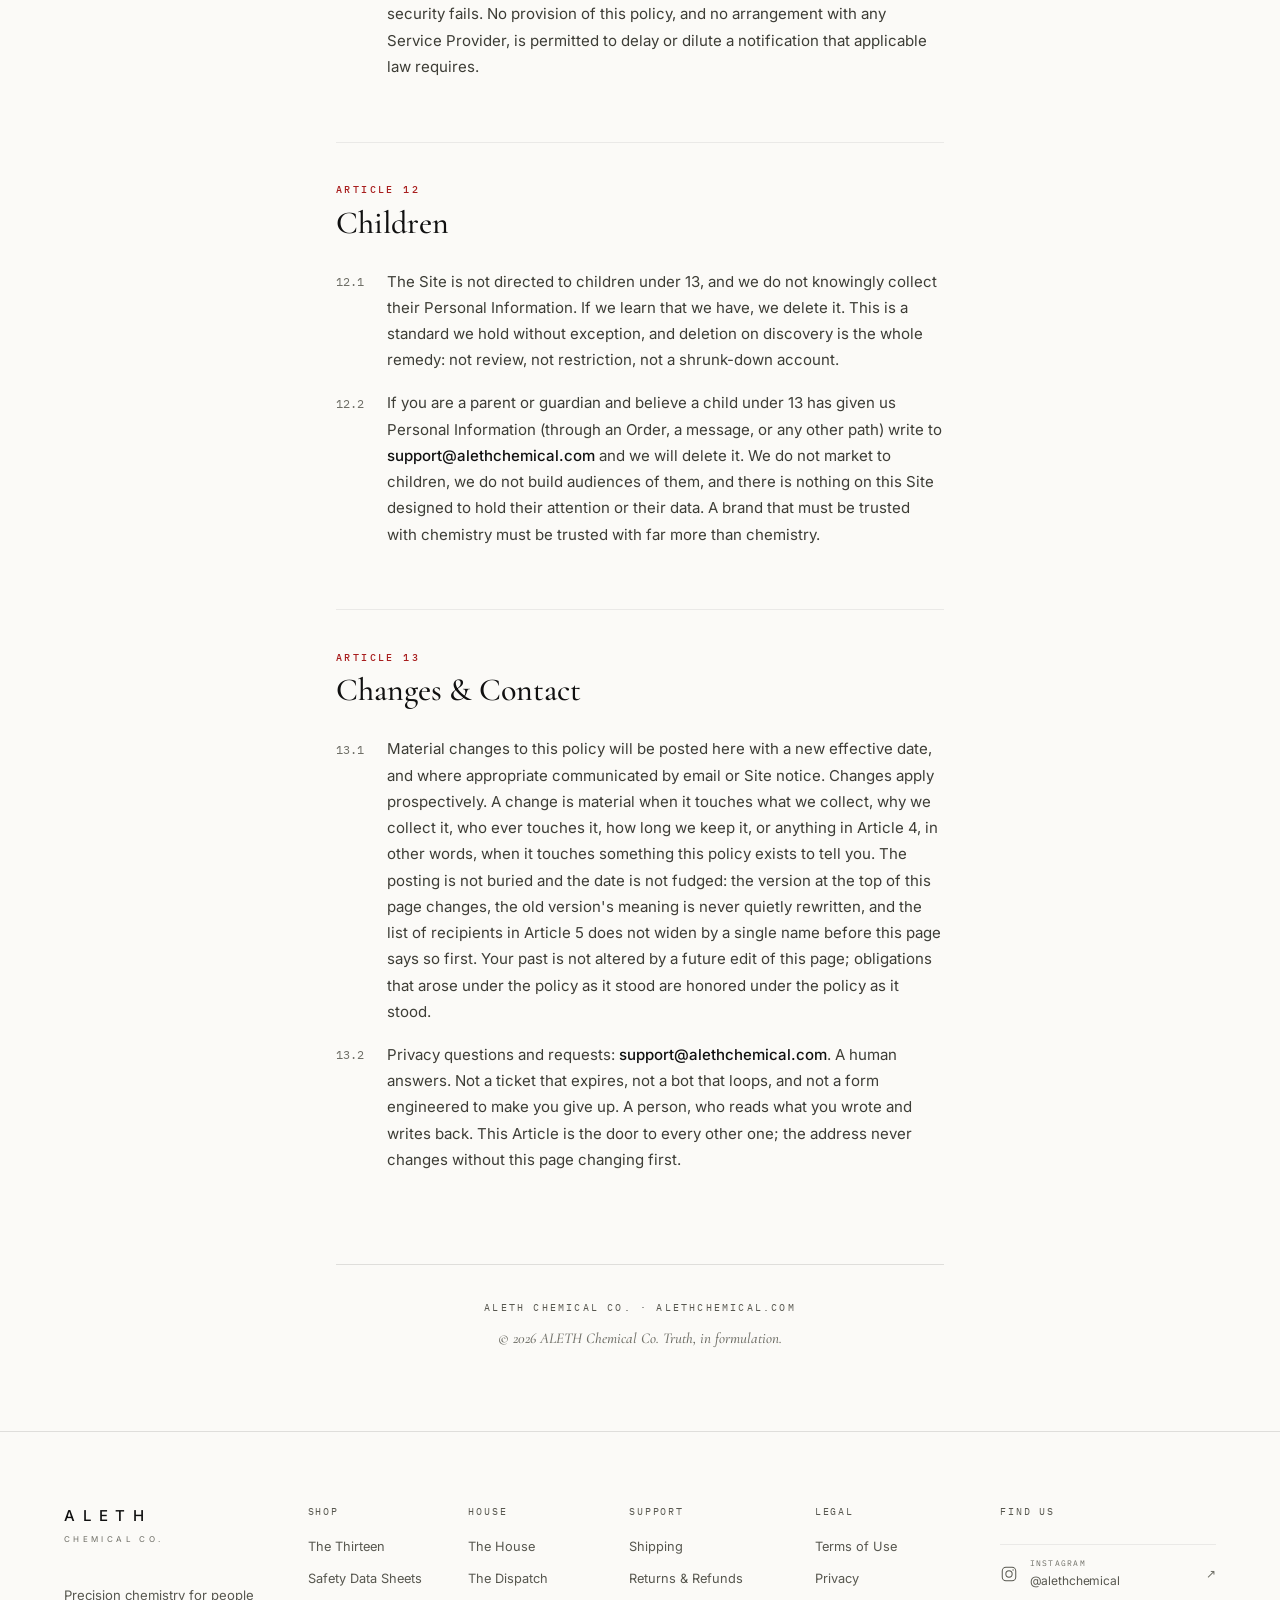
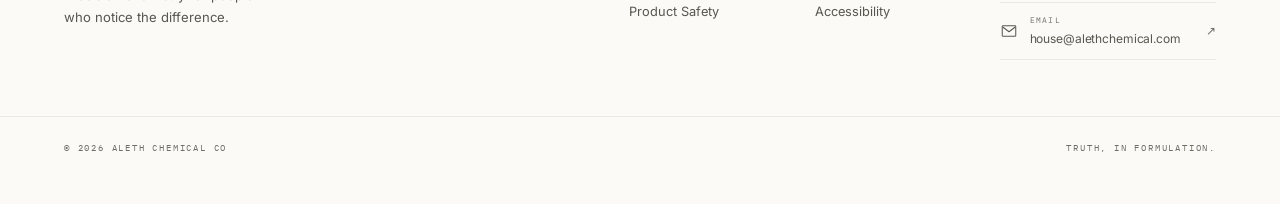
<file: privacy.html>
<!DOCTYPE html>
<html lang="en">
<head>
<meta charset="UTF-8">
<meta name="robots" content="noindex, nofollow">
<meta name="viewport" content="width=device-width, initial-scale=1.0">
<title>Privacy Policy · ALETH Chemical Co</title>
<meta name="description" content="What we collect, why, who ever touches it, and how long we keep it. No sale, no sharing, no following you around the internet.">
<meta property="og:type" content="website">
<meta property="og:site_name" content="ALETH Chemical Co">
<meta property="og:title" content="Privacy Policy · ALETH Chemical Co">
<meta property="og:description" content="What we collect, why, who ever touches it, and how long we keep it. No sale, no sharing, no following you around the internet.">
<meta property="og:url" content="https://alethchemical.com/privacy.html">
<meta property="og:image" content="https://alethchemical.com/assets/og-card.jpg">
<meta property="og:image:width" content="1200">
<meta property="og:image:height" content="630">
<meta name="twitter:card" content="summary_large_image">
<meta name="twitter:image" content="https://alethchemical.com/assets/og-card.jpg">
<meta name="twitter:title" content="Privacy Policy · ALETH Chemical Co">
<meta name="twitter:description" content="What we collect, why, who ever touches it, and how long we keep it. No sale, no sharing, no following you around the internet.">
<link rel="icon" href="favicon.svg" type="image/svg+xml">
<link rel="stylesheet" href="styles.css?v=mist43">
</head>
<body>
<header class="site-header">
  <a class="wordmark" href="index.html">ALETH<small>CHEMICAL CO.</small></a>
  <nav class="site-nav">
    <a class="nav-link" href="products.html">The Thirteen</a>
    <a class="nav-link" href="house.html">House</a>
    <a class="nav-link" href="sds.html">SDS</a>
  </nav>
  <a class="cart-link" href="#">Cart (<span id="cartBadge">0</span>)</a>
</header>
<main class="wrap policy">
  <p class="kicker mono">Policies</p>
  <h1 class="policy-title">Privacy, <em>in plain sight.</em></h1>
  <p class="pol-meta mono">Effective October 10, 2026 · Version 2.0</p>
  <p class="pol-lede"><em>Truth is our whole business model. It covers your data too. We collect what an order needs, we never sell anything about you, and we do not follow you around the internet.</em></p>
<p class="pol-lede pol-lede-2"><em>This policy is written to be read, not survived. It states what we collect, why we collect it, who ever touches it, and how long we keep it, in that order, with no reservation hidden in a definition. Where a promise could be read two ways, we have written the narrower one. Where a practice could be excused as an industry habit, we have named the habit and refused it. Your Personal Information is not our product and never will be. It is the residue of a transaction you chose to make with us, and it is owed exactly the care that transaction is owed: no more collection than an Order requires, no wider use than this policy states, and no less protection than we would demand for our own formulas.</em></p>
  <section class="pol-art"><h2><span class="pol-art-n mono">Article 1</span><span class="pol-art-t">Definitions</span></h2>
  <p class="pol-p"><span class="pol-n">1.1</span><span>&quot;<strong>Personal Information</strong>&quot; means information that identifies, relates to, or could reasonably be linked with you. It includes the plain facts of an Order (a name, a shipping or billing address, an email address) and the technical residue of a visit, such as an IP address sitting alongside the pages a browser viewed. What it does not include is information genuinely stripped of identity and beyond reasonable reconnection to you; nothing here treats truly anonymous data as your Personal Information, and nothing here permits anyone to attempt to re-identify such data.</span></p>
  <p class="pol-p"><span class="pol-n">1.2</span><span>&quot;<strong>Process</strong>,&quot; &quot;<strong>Processing</strong>&quot; means collecting, storing, using, sharing, or deleting Personal Information. Each verb is a distinct act, and every act this policy describes is one of them. Processing is justified only by a purpose named in Article 3, only for as long as Article 10 permits, and only through the parties Article 5 allows. When the purpose ends and no law holds the record open, Processing ends with it.</span></p>
  <p class="pol-p"><span class="pol-n">1.3</span><span>&quot;<strong>Service Provider</strong>&quot; means a company that processes data strictly on our behalf, under contract, for the purposes below. The contract is the whole point of the definition. A Service Provider acts with our authority and none of its own: it may not use what it receives for its own purposes, may not fold it into products of its own, may not sell it or share it for advertising, and its handling of your data is bounded by this policy exactly as if we were doing the work ourselves. A company that would need your data for its own account is not a Service Provider under this definition, and does not receive it.</span></p>
  <p class="pol-p"><span class="pol-n">1.4</span><span>&quot;<strong>Customer</strong>,&quot; &quot;<strong>you</strong>&quot; means the person this policy protects: whoever places an Order, considers one, writes to us, or simply reads the Site. A visitor who never buys anything is covered by every word here exactly as a Customer is. Where an Order is placed by one person for delivery to another (a gift, a shipment to a worksite), this policy governs the information given for both, and both are owed the same restraint.</span></p>
  <p class="pol-p"><span class="pol-n">1.5</span><span>&quot;<strong>Site</strong>&quot; means alethchemical.com and its pages; &quot;<strong>Order</strong>&quot; means a request to purchase Products from ALETH; &quot;<strong>Products</strong>&quot; means the goods ALETH sells. These terms carry their ordinary commercial meaning and nothing wider.</span></p>
  <p class="pol-p"><span class="pol-n">1.6</span><span>&quot;<strong>Sale</strong>&quot; and &quot;<strong>Share</strong>&quot; carry the meanings California law gives those words, and appear in Article 9 because California defines them with unusual precision. Stated once here so the point is impossible to miss: ALETH does neither.</span></p>
  </section><section class="pol-art"><h2><span class="pol-art-n mono">Article 2</span><span class="pol-art-t">What We Collect</span></h2>
  <p class="pol-p"><span class="pol-n">2.1</span><span>Information you give us: name, shipping and billing address, email address, phone number (optional), and order details. Each item has exactly one job. The name and the address move a package through the world; the email address carries the confirmations a purchase generates; the phone number is marked optional because it is. An Order does not depend on it, and you may leave it blank without consequence. &quot;Order details&quot; means the record of the transaction itself: what you bought, in what quantity, on what date, at what price, bound for which address. Where an Order names a recipient other than yourself, we collect that recipient&#x27;s name and delivery address for delivery and for nothing else. The list in this clause is not illustrative. It is the complete list.</span></p>
  <p class="pol-p"><span class="pol-n">2.2</span><span>Payment information: card payments are processed by our payment processor. We receive confirmation and limited payment metadata (last four digits, card type): <strong>we never see or store your full card number.</strong> The full card number is not a secret we happen to keep badly; it is a secret we never hold at all. It does not pass through our logs, our backups, or our support tooling. If a refund is owed, it returns along the path it came, through the processor. If a charge is disputed, we work from the confirmation and the metadata, which is all we have and all we want.</span></p>
  <p class="pol-p"><span class="pol-n">2.3</span><span>Information collected automatically: device and browser type, IP address, pages viewed, and cart contents. <strong>Your cart lives in your browser&#x27;s own storage and does not touch our servers until you check out.</strong> Until that moment, what you place in a cart is visible to you and to your browser and to no one here; clear your browser storage and the cart empties, which is exactly the design. Automatic collection serves three ends and no others: keeping the Site secure, detecting fraud, and understanding in aggregate how the Site performs. Your IP address is processed as a matter of network mechanics and security, not as a means of building a profile of you.</span></p>
  <p class="pol-p"><span class="pol-n">2.4</span><span>Communications: messages you send us, and your marketing preferences. What you write to support (including anything you attach) is processed to answer you and to keep a record of the answer, so that if the same question returns, the history is intact. Your marketing preferences are themselves a small record we keep deliberately: what you said yes to, and what you said no to. An opt-out is remembered so that it can be honored; silence is never read as consent.</span></p>
  <p class="pol-p"><span class="pol-n">2.5</span><span>The categories above are the complete inventory of Personal Information ALETH collects. We do not collect what an Order does not need. There is no hidden fifth category, no enrichment append, no purchased dossier waiting behind the checkout page.</span></p>
  </section><section class="pol-art"><h2><span class="pol-art-n mono">Article 3</span><span class="pol-art-t">Why We Use It</span></h2>
  <p class="pol-p"><span class="pol-n">3.1</span><span>To fulfill and deliver Orders, process payments, and handle returns or claims under our policies. This is the core of the transaction you asked for: assembling what you bought, moving it to where you sent it, settling what you paid, and resolving what goes wrong when something arrives other than as it should. It includes the order-related communications a purchase inherently requires, including the shipment-timing notices contemplated by the FTC Mail, Internet, or Telephone Order Merchandise Rule, 16 CFR Part 435.</span></p>
  <p class="pol-p"><span class="pol-n">3.2</span><span>To answer your questions and provide customer care. Correspondence is read by people, answered by people, and kept long enough to be useful if the matter returns. Customer care is a use of your data only in the sense that answering a letter is a use of its contents.</span></p>
  <p class="pol-p"><span class="pol-n">3.3</span><span>To send marketing email <strong>only if you asked for it</strong>, and to send transactional messages about your Orders (confirmations, shipping, recalls or safety notices). Transactional messages include product-safety information that accompanies Products in the ordinary course: recall notices, handling warnings, and the California Proposition 65 warnings that apply to particular Products where they apply. These follow the transaction, not the newsletter.</span></p>
  <p class="pol-p"><span class="pol-n">3.4</span><span>To detect fraud, secure the Site, and comply with legal obligations (tax, product safety, regulatory recordkeeping). Some processing is ours to choose; some is the law&#x27;s to demand. Where a record must exist because a tax authority, a product-safety regime, or a regulator requires it, that record exists for that reason, and its life is governed by Article 10.</span></p>
  <p class="pol-p"><span class="pol-n">3.5</span><span>To understand, in aggregate, how the Site is used, so we can make it better. Aggregate is the operative word. Analytics tells us which pages confuse visitors and where the Site fails them; it is a view of patterns, not of people. We cannot improve what we cannot observe, and we have drawn the line at observing less than the pattern requires.</span></p>
  <p class="pol-p">Every use of your Personal Information traces to one of these five purposes. There is no sixth purpose, and no purpose waiting to be discovered later without this page changing first.</p>
  </section><section class="pol-art"><h2><span class="pol-art-n mono">Article 4</span><span class="pol-art-t">What We Never Do</span></h2>
  <p class="pol-p"><span class="pol-n">4.1</span><span>The floor. We do not sell your Personal Information. Not for money, not for data, not in trade. Ever. A promise that covers only money is not a promise; ours covers every device the industry has invented for moving a person&#x27;s life sideways while calling it something else: list rental, brokered audience segments, &quot;data enrichment&quot; partnerships, hashed identifiers matched against someone else&#x27;s advertising platform, revenue shared with anyone who would use your name for their own marketing. None of it. In no form. For no price. Not as a product, not as a line item, not as a favor to a partner, and not as a term buried in an agreement we hope you do not read. If a transfer of your Personal Information would be a sale under any honest reading, it does not happen here.</span></p>
  <p class="pol-p"><span class="pol-n">4.2</span><span>We do not share it for cross-context behavioral advertising. We do not run advertising pixels or retargeting cookies. ALETH does not follow you around the internet. There is no third-party advertising tag on our pages, no conversion pixel feeding someone else&#x27;s model, no audience syndicated to a platform so that our Products can chase you after you leave. Our view of you begins and ends at our own pages: what you do here, we can see in aggregate; what you do elsewhere, we neither observe, buy, infer, nor want. The advertising industry&#x27;s entire apparatus of surveillance runs on the data companies hand it. We hand it nothing.</span></p>
  <p class="pol-p"><span class="pol-n">4.3</span><span>We do not rent, trade, or broker your data to data aggregators. Aggregators exist to assemble people into commodities; nothing from ALETH enters that assembly. Your name does not become a row in someone else&#x27;s warehouse, your address does not confirm someone else&#x27;s record of you, and your purchase does not sharpen a profile held by a party you have never heard of.</span></p>
  <p class="pol-p"><span class="pol-n">4.4</span><span>If any of this ever changes, it will never happen silently. You would see it here first, with a clear way to say no. This page changes before any practice does, never after; the change appears with a new effective date under Article 13, it applies prospectively and never retroactively, and a refusal path stands ready before the new practice is switched on. A promise broken quietly is not a change of policy. It is a breach of one, and we have written this clause so that it cannot happen by anyone&#x27;s convenience, including our own.</span></p>
  </section><section class="pol-art"><h2><span class="pol-art-n mono">Article 5</span><span class="pol-art-t">Who We Share With</span></h2>
  <p class="pol-p"><span class="pol-n">5.1</span><span>Service Providers, under contract, only as needed: payment processor; shipping carriers; email delivery provider; privacy-focused website analytics; and our hosting and security vendors. &quot;Only as needed&quot; is a real limit, not a courtesy phrase. Each Service Provider receives the minimum that its task requires and nothing adjacent to it: the carrier needs a name and an address to deliver a package and receives no payment data, because the payment is not its business; the email provider needs an address to deliver a message and receives nothing for its own account; the analytics provider sees usage patterns and is bound to privacy-focused measurement with no advertising use. Every one of these relationships is governed by the definition in 1.3, and every one of them ends where our instruction ends. Shipping carriers also receive the shipping and dangerous-goods information that applicable law requires of a shipment, including where 49 CFR 173.150 applies. None of these recipients may sell what they receive from us; the prohibition in Article 4 does not travel loosely. It binds anyone who touches your data on our behalf.</span></p>
  <p class="pol-p"><span class="pol-n">5.2</span><span>Legal and regulatory authorities, when we are legally compelled, or when necessary to protect rights, safety, and the integrity of our Products (including product-safety obligations). Compulsion means compulsion: a valid subpoena, court order, or statute, honored to its exact scope and not a sentence beyond it. Where we are legally permitted to tell you that a demand has been made for your information, the presumption favors telling you. Where a disclosure is not compelled but necessary (to protect a person&#x27;s safety, to defend a legal right, or to meet a product-safety obligation attached to Products we have sold) it is made because the alternative is worse, and it is made to the party who genuinely needs it. What we never do is volunteer your information to anyone in the hope of currying favor with an authority.</span></p>
  <p class="pol-p"><span class="pol-n">5.3</span><span>A successor entity, in the event of a business reorganization, under the same promises made here. The promises travel with the data. If ALETH is reorganized, merged, or its assets are transferred, your Personal Information moves only to a successor bound by these same commitments, and the record of you does not arrive anywhere lighter on protection than it left. A successor that would not keep these promises does not inherit the data as though it were ordinary property. Article 4.4 governs before anything moves.</span></p>
  </section><section class="pol-art"><h2><span class="pol-art-n mono">Article 6</span><span class="pol-art-t">Cookies &amp; Similar Technologies</span></h2>
  <p class="pol-p"><span class="pol-n">6.1</span><span>We use strictly necessary cookies and browser storage (cart, security, preferences) and limited first-party analytics to understand aggregate Site usage. Each category earns its place by being necessary or by being ours alone: the cart lives in your browser&#x27;s storage under 2.3; security cookies keep a session intact and help detect fraud; preference storage remembers choices you made on the Site so you do not have to make them twice; first-party analytics observes the Site&#x27;s own pages in aggregate, so that we can see where the Site fails you. A cookie that exists to serve someone else&#x27;s advertising does not belong to any of these categories, and does not exist on our pages.</span></p>
  <p class="pol-p"><span class="pol-n">6.2</span><span>We do not use advertising cookies, retargeting pixels, or third-party ad tracking. We do not buy audiences and we do not sell ours. There is no tag on this Site whose purpose is to identify you to another company; if one ever appeared, it would contradict Article 4, and this clause would be rewritten before the tag shipped, not after.</span></p>
  <p class="pol-p"><span class="pol-n">6.3</span><span><strong>Global Privacy Control (GPC):</strong> we honor the GPC signal. If your browser sends it, we treat it as a request to opt out of any sale or sharing of Personal Information, which, per Article 4, we do not do anyway. The signal is honored as sent: you do not have to prove it, repeat it, or pair it with any other step, and no setting of ours is permitted to contradict a browser that has spoken. Where the signal arrives, the answer it carries is treated as the answer, on this visit and on those that follow.</span></p>
  </section><section class="pol-art"><h2><span class="pol-art-n mono">Article 7</span><span class="pol-art-t">Marketing Communications</span></h2>
  <p class="pol-p"><span class="pol-n">7.1</span><span>Email marketing is sent only with your consent (for example, when you join our list). Every marketing email carries a working unsubscribe link; opt-outs are honored within 10 business days. Consent means a deliberate act: joining the list is one; buying a Product is not one, and neither is silence, an unchecked box doing some other job, or the mere fact that an address reached us through an Order. The unsubscribe link is a promise, not decoration. It works in the message you actually received, it works once, and the request it carries needs no explanation, no login, and no negotiation. Ten business days is the outer limit of the honor period, not its target, and an opt-out is never met with a counter-offer.</span></p>
  <p class="pol-p"><span class="pol-n">7.2</span><span>Transactional messages (order, shipping, safety) are not marketing and are not affected by marketing opt-outs. They belong to the transaction, not to the newsletter: order confirmations, payment receipts, shipping and delivery notices, returns correspondence, recall notices, handling warnings, and California Proposition 65 warnings where they apply to a Product you bought. This separation is deliberate. Withdrawing from marketing must never cost you the safety information a purchase generates. The law obliges some of these messages, and the rest follow from the fact that something you bought is moving through the world under our name.</span></p>
  <p class="pol-p"><span class="pol-n">7.3</span><span>SMS/text messaging is not offered at this time. If it ever is, it will require separate, unbundled written consent with its own program terms. &quot;Unbundled&quot; means it cannot ride on an Order, on an email signup, on a terms checkbox that does something else, or on silence. It would stand alone, in writing, revocable on its own, and this clause would be replaced before a single message shipped.</span></p>
  </section><section class="pol-art"><h2><span class="pol-art-n mono">Article 8</span><span class="pol-art-t">Your Rights</span></h2>
  <p class="pol-p"><span class="pol-n">8.1</span><span>You may ask us to: access the Personal Information we hold about you; correct it; delete it; provide a copy (portability); or opt out of marketing, at any time. Access means an account of what exists; correction means fixing what is wrong and, where a correction propagates, where it was sent; deletion means removal of what we are not legally required to keep; portability means a copy in a usable form, so that your information is yours to carry and not ours to hold hostage; the marketing opt-out stands exactly as Article 7 defines it. &quot;At any time&quot; is literal. These rights do not expire with the Order, the relationship, or the calendar.</span></p>
  <p class="pol-p"><span class="pol-n">8.2</span><span>How: email <strong>support@alethchemical.com</strong> with &quot;Privacy Request&quot; in the subject. We respond within 45 days, in plain language, free of charge. One channel, plainly labeled, because a right that requires a scavenger hunt is not a right. A human reads the request, and where we must confirm that the request is genuinely yours before disclosing or deleting anything, we verify, not to obstruct, but because handing your data to an impostor would be the cruelest possible way to honor you. The answer comes in language you can act on, without footnotes designed to exhaust you. Free of charge, without exception: a right you must purchase is a privilege, and we do not sell those.</span></p>
  <p class="pol-p"><span class="pol-n">8.3</span><span>We do not discriminate against anyone for exercising these rights. We will not deny you Products, charge you a different price, provide a different level of service or quality, or treat a request as a reason to look at you differently. The price of a Product is the price of the Product; it does not move because you asked what we know about you.</span></p>
  </section><section class="pol-art"><h2><span class="pol-art-n mono">Article 9</span><span class="pol-art-t">State Notices (United States)</span></h2>
  <p class="pol-p"><span class="pol-n">9.1</span><span><strong>California:</strong> we do not &quot;sell&quot; or &quot;share&quot; Personal Information as those terms are defined by California law. California residents have rights to know, delete, correct, and opt out of sale/sharing, and to limit use of sensitive Personal Information. Because Article 4 forbids the conduct those verbs describe, the opt-out of sale and sharing has nothing to operate on, but the right stands, it is honored, and it is honored through the ordinary process in Article 8, not through a special door reserved for one state. The right to limit the use of sensitive Personal Information is honored the same way, and we note that ALETH does not build the kind of profile that would make that limit necessary in the first place.</span></p>
  <p class="pol-p"><span class="pol-n">9.2</span><span>Residents of other states with comprehensive privacy laws (including Colorado, Connecticut, Virginia, Texas, Oregon, and others) have similar rights: access, correction, deletion, portability, and opt-out of targeted advertising or sale. <strong>We honor all of them uniformly, wherever you live.</strong> Uniform means uniform: a Customer in Oregon is not offered less than a Customer in California because a legislature happened to write the rule later, and a Customer in a state that has not yet legislated is not offered less than either. The list of states will grow as laws are enacted; our answer will not change when it does. Use the process in Article 8: the same channel, the same 45 days, the same plain language, the same price, which is none.</span></p>
  <p class="pol-p"><span class="pol-n">9.3</span><span>Authorized agents may submit requests on your behalf with verifiable authorization. An agent who writes on your behalf must show that they act for you (verifiably, not plausibly) and we verify before anything is disclosed or deleted, for the same reason we verify a direct request: the request is honored exactly when its authority is real, and never before. Your own standing rights are not diminished by using an agent; the agent exercises them, they remain yours.</span></p>
  </section><section class="pol-art"><h2><span class="pol-art-n mono">Article 10</span><span class="pol-art-t">Retention &amp; Security</span></h2>
  <p class="pol-p"><span class="pol-n">10.1</span><span>We keep Personal Information only as long as needed for the purposes here and for legal obligations: transaction and tax records are generally retained up to 7 years; marketing data until you opt out. &quot;Generally&quot; is honest: tax and commercial law sets floors that move, and a record whose retention period a statute commands is kept exactly as long as the statute commands, no longer. When a purpose ends and no law holds the record open, the data is deleted or stripped of identity. Even an opt-out leaves a small trace on purpose: the record of your refusal is kept so that the refusal can be honored; it is not a back door to contact you again. Marketing data does not outlive your opt-out except as that record of the opt-out itself.</span></p>
  <p class="pol-p"><span class="pol-n">10.2</span><span>We use reasonable technical and organizational measures to protect your data. No system is perfectly secure, and we will never pretend otherwise, but we treat your data the way we treat our formulas: locked down. Access to Personal Information is granted only to those whose work requires it, and only for as long as it does; protections are sized to the nature of the information and to the harm its exposure would cause. Anyone who promises you certainty in security is selling something that does not exist. What we promise is effort, restraint, and honesty about the residual risk, which is the only thing a serious company can promise and keep.</span></p>
  </section><section class="pol-art"><h2><span class="pol-art-n mono">Article 11</span><span class="pol-art-t">Breach Notification</span></h2>
  <p class="pol-p"><span class="pol-n">11.1</span><span>If a security incident affects your Personal Information, we will notify you and regulators as required by applicable law, including, for North Carolina residents, without unreasonable delay under N.C.G.S. § 75-65. An incident is met the way a contamination is met in a lab: contained first, scoped second, disclosed third and on purpose. We establish what was accessed and whose information it was before we write to anyone, because a notice that guesses is worse than silence, and then the notice goes out within whatever window the law sets, and &quot;without unreasonable delay&quot; is read as a limit on us, not as room to deliberate. Where the law requires notice to a regulator, that notice is made; where it requires notice to you, you hear from us directly, in plain language, with what happened, what it means for you, and what we are doing about it.</span></p>
  <p class="pol-p"><span class="pol-n">11.2</span><span>A security incident is never handled as a public-relations problem. The obligations in this Article stand alongside Article 10: the same honesty that admits no system is perfectly secure commits us to saying so out loud when security fails. No provision of this policy, and no arrangement with any Service Provider, is permitted to delay or dilute a notification that applicable law requires.</span></p>
  </section><section class="pol-art"><h2><span class="pol-art-n mono">Article 12</span><span class="pol-art-t">Children</span></h2>
  <p class="pol-p"><span class="pol-n">12.1</span><span>The Site is not directed to children under 13, and we do not knowingly collect their Personal Information. If we learn that we have, we delete it. This is a standard we hold without exception, and deletion on discovery is the whole remedy: not review, not restriction, not a shrunk-down account.</span></p>
  <p class="pol-p"><span class="pol-n">12.2</span><span>If you are a parent or guardian and believe a child under 13 has given us Personal Information (through an Order, a message, or any other path) write to <strong>support@alethchemical.com</strong> and we will delete it. We do not market to children, we do not build audiences of them, and there is nothing on this Site designed to hold their attention or their data. A brand that must be trusted with chemistry must be trusted with far more than chemistry.</span></p>
  </section><section class="pol-art"><h2><span class="pol-art-n mono">Article 13</span><span class="pol-art-t">Changes &amp; Contact</span></h2>
  <p class="pol-p"><span class="pol-n">13.1</span><span>Material changes to this policy will be posted here with a new effective date, and where appropriate communicated by email or Site notice. Changes apply prospectively. A change is material when it touches what we collect, why we collect it, who ever touches it, how long we keep it, or anything in Article 4, in other words, when it touches something this policy exists to tell you. The posting is not buried and the date is not fudged: the version at the top of this page changes, the old version&#x27;s meaning is never quietly rewritten, and the list of recipients in Article 5 does not widen by a single name before this page says so first. Your past is not altered by a future edit of this page; obligations that arose under the policy as it stood are honored under the policy as it stood.</span></p>
  <p class="pol-p"><span class="pol-n">13.2</span><span>Privacy questions and requests: <strong>support@alethchemical.com</strong>. A human answers. Not a ticket that expires, not a bot that loops, and not a form engineered to make you give up. A person, who reads what you wrote and writes back. This Article is the door to every other one; the address never changes without this page changing first.</span></p>
</section>
  <div class="pol-colophon">
    <p class="mono">ALETH Chemical Co. · alethchemical.com</p>
    <p class="pol-copy"><em>© 2026 ALETH Chemical Co. Truth, in formulation.</em></p>
  </div>
</main>
<footer class="site-footer">
  <div class="wrap footer-grid">
    <div class="footer-brand">
      <a class="wordmark" href="index.html">ALETH<small>CHEMICAL CO.</small></a>
      <p>Precision chemistry for people who notice the difference.</p>
    </div>
    <div class="footer-col">
      <p class="mono footer-head">Shop</p>
      <a href="products.html">The Thirteen</a>
      <a href="sds.html">Safety Data Sheets</a>
    </div>
    <div class="footer-col">
      <p class="mono footer-head">House</p>
      <a href="house.html">The House</a>
      <a href="index.html#dispatch">The Dispatch</a>
    </div>
    <div class="footer-col">
      <p class="mono footer-head">Support</p>
      <a href="shipping.html">Shipping</a>
      <a href="returns.html">Returns &amp; Refunds</a>
      <a href="safety.html">Product Safety</a>
    </div>
    <div class="footer-col">
      <p class="mono footer-head">Legal</p>
      <a href="terms.html">Terms of Use</a>
      <a href="privacy.html">Privacy</a>
      <a href="accessibility.html">Accessibility</a>
    </div>
    <div class="footer-col footer-contact">
      <p class="mono footer-head">Find us</p>
      <div class="footer-contact-list">
        <a class="footer-contact-row" href="https://www.instagram.com/alethchemical/" aria-label="Instagram, @alethchemical" target="_blank" rel="noopener">
          <span class="footer-contact-icon" aria-hidden="true"><svg viewBox="0 0 24 24" fill="none" stroke="currentColor" stroke-width="1.35"><rect x="3" y="3" width="18" height="18" rx="5"/><circle cx="12" cy="12" r="4.2"/><circle cx="17.4" cy="6.6" r="0.9" fill="currentColor" stroke="none"/></svg></span>
          <span class="footer-contact-copy"><span class="footer-contact-label">Instagram</span><span class="footer-contact-value">@alethchemical</span></span>
          <span class="footer-contact-arrow" aria-hidden="true">&#8599;</span>
        </a>
        <a class="footer-contact-row" href="mailto:house@alethchemical.com">
          <span class="footer-contact-icon" aria-hidden="true"><svg viewBox="0 0 24 24" fill="none" stroke="currentColor" stroke-width="1.35" stroke-linecap="round" stroke-linejoin="round"><rect x="3" y="5" width="18" height="14" rx="1"/><path d="m4 7 8 6 8-6"/></svg></span>
          <span class="footer-contact-copy"><span class="footer-contact-label">Email</span><span class="footer-contact-value">house@alethchemical.com</span></span>
          <span class="footer-contact-arrow" aria-hidden="true">&#8599;</span>
        </a>
      </div>
    </div>
  </div>
  <div class="wrap footer-base">
    <span>© 2026 Aleth Chemical Co</span>
    <span>Truth, in formulation.</span>
  </div>
</footer>
<script src="data.js"></script>
<script src="cart.js?v=mist42"></script>
<script src="desk-widget.js?v=6" defer></script>
</body>
</html>
</file>
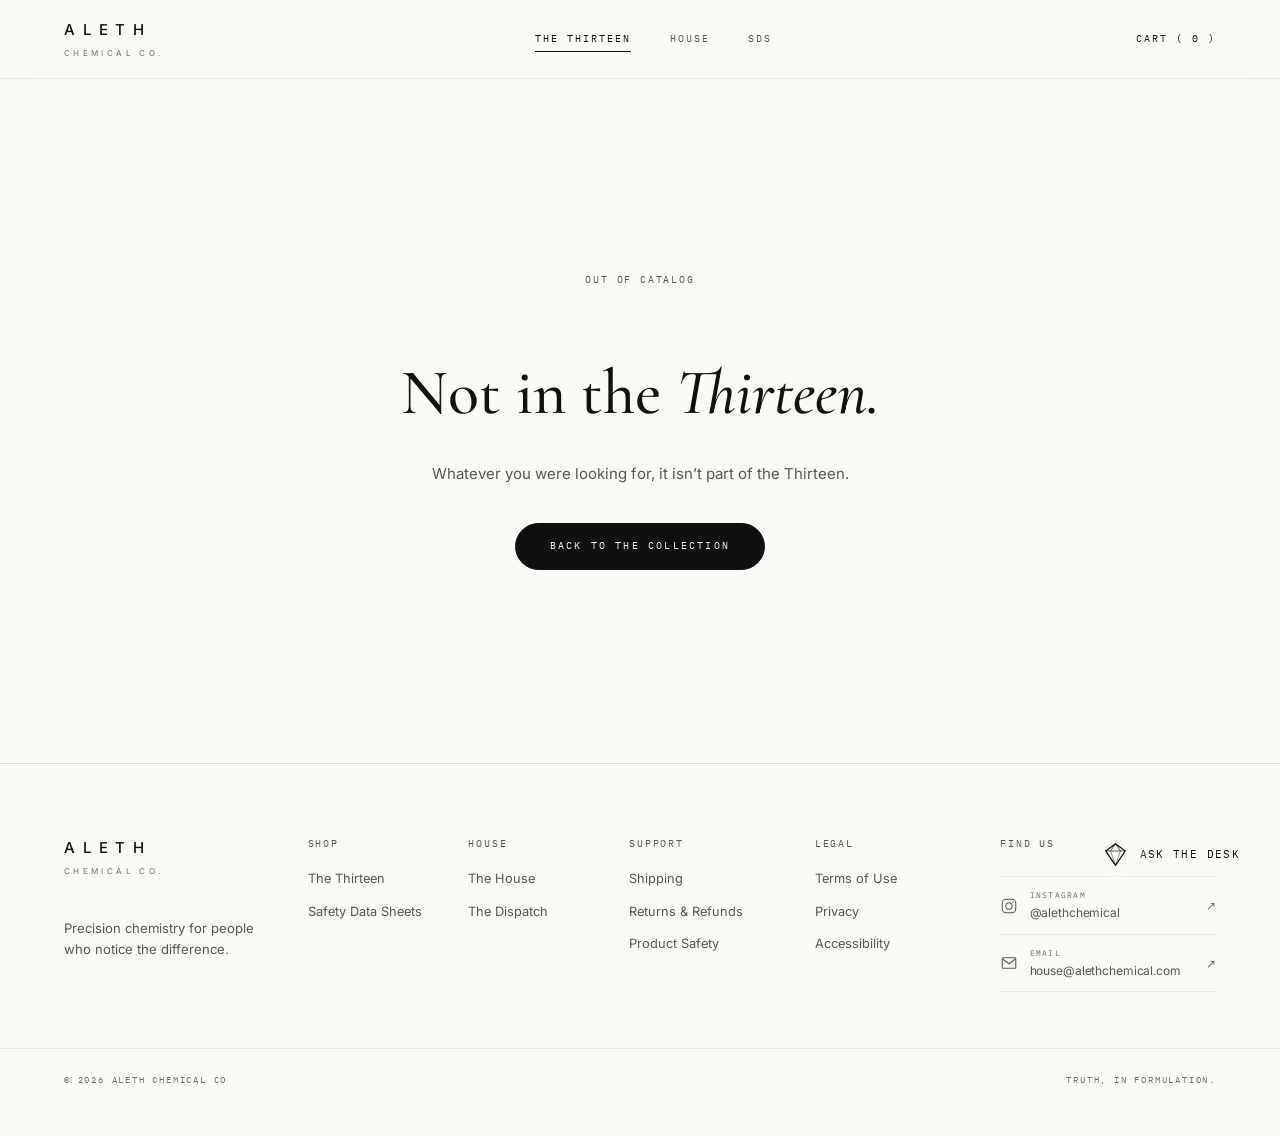
<file: product.html>
<!DOCTYPE html>
<html lang="en">
<head>
<meta charset="UTF-8">
<meta name="robots" content="noindex, nofollow">
  <meta name="viewport" content="width=device-width, initial-scale=1.0, viewport-fit=cover">
<meta name="theme-color" content="#FBFAF7">
<link rel="apple-touch-icon" href="assets/apple-touch-icon.png">
<title>Product · ALETH Chemical Co</title>
<meta property="og:type" content="website">
<meta property="og:site_name" content="ALETH Chemical Co">
<meta property="og:title" content="Product · ALETH Chemical Co">
<meta property="og:description" content="Precision chemistry for people who notice the difference. Thirteen formulas. Nothing hidden.">
<meta property="og:url" content="https://alethchemical.com/product.html">
<meta property="og:image" content="https://alethchemical.com/assets/og-card.jpg">
<meta property="og:image:width" content="1200">
<meta property="og:image:height" content="630">
<meta name="twitter:card" content="summary_large_image">
<meta name="twitter:image" content="https://alethchemical.com/assets/og-card.jpg">
<meta name="twitter:title" content="Product · ALETH Chemical Co">
<meta name="twitter:description" content="Precision chemistry for people who notice the difference. Thirteen formulas. Nothing hidden.">
<link rel="icon" href="favicon.svg" type="image/svg+xml">
<link rel="stylesheet" href="styles.css?v=mist43">
</head>
<body>

<header class="site-header">
  <a class="wordmark" href="index.html">ALETH<small>CHEMICAL CO.</small></a>
  <nav class="site-nav">
    <a class="nav-link is-here" href="products.html">The Thirteen</a>
    <a class="nav-link" href="house.html">House</a>
    <a class="nav-link" href="sds.html">SDS</a>
  </nav>
  <a class="cart-link" href="#">Cart (<span id="cartBadge">0</span>)</a>
</header>

<main class="wrap" id="productRoot"></main>

<!-- Owner reviews: House pre-moderation. Frontend preview pending service connection. -->
<section class="owner-reviews" id="ownerReviews" aria-labelledby="ownerReviewsTitle" hidden>
  <div class="wrap">
    <div class="owner-reviews-head">
      <div>
        <p class="kicker mono">Owner reviews</p>
        <h2 id="ownerReviewsTitle">The result, <em>in their words.</em></h2>
      </div>
      <button class="owner-review-open" id="ownerReviewOpen" type="button" aria-expanded="false" aria-controls="ownerReviewForm"><span>Write a review</span><span aria-hidden="true">&rarr;</span></button>
    </div>
    <p class="owner-review-moderation">Every review is read by the House before it appears. We check authenticity, privacy, and abuse. Honest criticism is always welcome.</p>
    <div class="owner-review-ledger">
      <p class="owner-review-ledger-kicker mono">The owner ledger</p>
      <p>Early owner reviews are being gathered. Approved reviews will appear here.</p>
    </div>
    <form class="owner-review-form" id="ownerReviewForm" hidden>
      <div class="owner-review-form-intro">
        <p class="kicker mono">Your experience</p>
        <h3>Leave the next owner something useful.</h3>
        <p>Your review enters private House moderation before publication. Your email address is never shown.</p>
      </div>
      <div class="owner-review-fields">
        <fieldset class="owner-review-field owner-review-field-full owner-review-rating">
          <legend class="mono">Overall rating</legend>
          <div class="owner-star-input">
            <input class="owner-star-radio" id="ownerRating5" type="radio" name="ownerRating" value="5" required><label for="ownerRating5" aria-label="5 out of 5 stars"><svg viewBox="0 0 24 24" aria-hidden="true"><path d="m12 2.6 2.85 5.77 6.37.93-4.61 4.49 1.09 6.34L12 17.14l-5.7 2.99 1.09-6.34L2.78 9.3l6.37-.93L12 2.6Z"/></svg></label>
            <input class="owner-star-radio" id="ownerRating4" type="radio" name="ownerRating" value="4" required><label for="ownerRating4" aria-label="4 out of 5 stars"><svg viewBox="0 0 24 24" aria-hidden="true"><path d="m12 2.6 2.85 5.77 6.37.93-4.61 4.49 1.09 6.34L12 17.14l-5.7 2.99 1.09-6.34L2.78 9.3l6.37-.93L12 2.6Z"/></svg></label>
            <input class="owner-star-radio" id="ownerRating3" type="radio" name="ownerRating" value="3" required><label for="ownerRating3" aria-label="3 out of 5 stars"><svg viewBox="0 0 24 24" aria-hidden="true"><path d="m12 2.6 2.85 5.77 6.37.93-4.61 4.49 1.09 6.34L12 17.14l-5.7 2.99 1.09-6.34L2.78 9.3l6.37-.93L12 2.6Z"/></svg></label>
            <input class="owner-star-radio" id="ownerRating2" type="radio" name="ownerRating" value="2" required><label for="ownerRating2" aria-label="2 out of 5 stars"><svg viewBox="0 0 24 24" aria-hidden="true"><path d="m12 2.6 2.85 5.77 6.37.93-4.61 4.49 1.09 6.34L12 17.14l-5.7 2.99 1.09-6.34L2.78 9.3l6.37-.93L12 2.6Z"/></svg></label>
            <input class="owner-star-radio" id="ownerRating1" type="radio" name="ownerRating" value="1" required><label for="ownerRating1" aria-label="1 out of 5 stars"><svg viewBox="0 0 24 24" aria-hidden="true"><path d="m12 2.6 2.85 5.77 6.37.93-4.61 4.49 1.09 6.34L12 17.14l-5.7 2.99 1.09-6.34L2.78 9.3l6.37-.93L12 2.6Z"/></svg></label>
          </div>
          <p class="owner-star-caption" id="ownerStarCaption" aria-live="polite">Choose a rating</p>
        </fieldset>
        <div class="owner-review-field owner-review-field-full">
          <label class="mono" for="ownerReviewBody">Your review</label>
          <textarea id="ownerReviewBody" rows="5" minlength="20" maxlength="1200" required placeholder="Tell us what you used, how you used it, and what you noticed."></textarea>
        </div>
        <div class="owner-review-field owner-review-field-full">
          <label class="mono" for="ownerReviewPhotos">Photos <span>Optional · up to 3</span></label>
          <input id="ownerReviewPhotos" type="file" accept="image/jpeg,image/png,image/webp,image/heic,image/heif" multiple aria-describedby="ownerReviewPhotoNote">
          <p class="owner-review-photo-note" id="ownerReviewPhotoNote">Show the result or the surface. Please leave out faces, license plates, and private details.</p>
          <p class="owner-review-photo-status" id="ownerReviewPhotoStatus" aria-live="polite"></p>
        </div>
        <div class="owner-review-field">
          <label class="mono" for="ownerReviewName">Display name</label>
          <input id="ownerReviewName" type="text" maxlength="60" required autocomplete="name" placeholder="Name shown with the review">
        </div>
        <div class="owner-review-field">
          <label class="mono" for="ownerReviewEmail">Email address</label>
          <input id="ownerReviewEmail" type="email" required autocomplete="email" placeholder="Never published">
        </div>
        <div class="owner-review-submit owner-review-field-full">
          <button class="btn btn-black-seal" type="submit"><span class="btn-action">Submit for House review</span><span class="checkout-arrow" aria-hidden="true">&rarr;</span></button>
          <p class="mono">House approval before publication. By submitting, you confirm that this review reflects your own experience.</p>
        </div>
      </div>
      <p class="owner-review-preview-note mono">Preview form. No review or photo is transmitted yet.</p>
      <p class="owner-review-status" id="ownerReviewStatus" role="status" hidden>Preview complete. No review or photo was transmitted. In the connected experience, this would now enter private House moderation.</p>
    </form>
  </div>
</section>

<section class="related" id="relatedSection" style="display:none">
  <div class="wrap">
    <div class="section-head">
      <div>
        <p class="kicker mono">Pairs with</p>
        <h2 class="mt-2">Complete the <em>system.</em></h2>
      </div>
    </div>
    <div class="thirteen" id="relatedGrid" style="grid-template-columns:repeat(3,1fr)"></div>
  </div>
</section>

<footer class="site-footer">
  <div class="wrap footer-grid">
    <div class="footer-brand">
      <a class="wordmark" href="index.html">ALETH<small>CHEMICAL CO.</small></a>
      <p>Precision chemistry for people who notice the difference.</p>
    </div>
    <div class="footer-col">
      <p class="mono footer-head">Shop</p>
      <a href="products.html">The Thirteen</a>
      <a href="sds.html">Safety Data Sheets</a>
    </div>
    <div class="footer-col">
      <p class="mono footer-head">House</p>
      <a href="house.html">The House</a>
      <a href="index.html#dispatch">The Dispatch</a>
    </div>
    <div class="footer-col">
      <p class="mono footer-head">Support</p>
      <a href="shipping.html">Shipping</a>
      <a href="returns.html">Returns &amp; Refunds</a>
      <a href="safety.html">Product Safety</a>
    </div>
    <div class="footer-col">
      <p class="mono footer-head">Legal</p>
      <a href="terms.html">Terms of Use</a>
      <a href="privacy.html">Privacy</a>
      <a href="accessibility.html">Accessibility</a>
    </div>
    <div class="footer-col footer-contact">
      <p class="mono footer-head">Find us</p>
      <div class="footer-contact-list">
        <a class="footer-contact-row" href="https://www.instagram.com/alethchemical/" aria-label="Instagram, @alethchemical" target="_blank" rel="noopener">
          <span class="footer-contact-icon" aria-hidden="true"><svg viewBox="0 0 24 24" fill="none" stroke="currentColor" stroke-width="1.35"><rect x="3" y="3" width="18" height="18" rx="5"/><circle cx="12" cy="12" r="4.2"/><circle cx="17.4" cy="6.6" r="0.9" fill="currentColor" stroke="none"/></svg></span>
          <span class="footer-contact-copy"><span class="footer-contact-label">Instagram</span><span class="footer-contact-value">@alethchemical</span></span>
          <span class="footer-contact-arrow" aria-hidden="true">&#8599;</span>
        </a>
        <a class="footer-contact-row" href="mailto:house@alethchemical.com">
          <span class="footer-contact-icon" aria-hidden="true"><svg viewBox="0 0 24 24" fill="none" stroke="currentColor" stroke-width="1.35" stroke-linecap="round" stroke-linejoin="round"><rect x="3" y="5" width="18" height="14" rx="1"/><path d="m4 7 8 6 8-6"/></svg></span>
          <span class="footer-contact-copy"><span class="footer-contact-label">Email</span><span class="footer-contact-value">house@alethchemical.com</span></span>
          <span class="footer-contact-arrow" aria-hidden="true">&#8599;</span>
        </a>
      </div>
    </div>
  </div>
  <div class="wrap footer-base">
    <span>© 2026 Aleth Chemical Co</span>
    <span>Truth, in formulation.</span>
  </div>
</footer>

<script src="data.js"></script>
<script src="cart.js?v=mist42"></script>
<script src="notify.js"></script>
<script>
window.alethAccentTone = function(hex){
  var ink = [16, 16, 16], white = [255, 255, 255], porcelain = [251, 250, 247];
  function channels(value){
    var clean = String(value || '').replace('#', '').trim();
    if (clean.length === 3) clean = clean.split('').map(function(x){ return x + x; }).join('');
    if (!/^[0-9a-f]{6}$/i.test(clean)) return [168, 30, 30];
    return [0, 2, 4].map(function(i){ return parseInt(clean.slice(i, i + 2), 16); });
  }
  function luminance(rgb){
    var linear = rgb.map(function(v){
      var s = v / 255;
      return s <= 0.04045 ? s / 12.92 : Math.pow((s + 0.055) / 1.055, 2.4);
    });
    return linear[0] * 0.2126 + linear[1] * 0.7152 + linear[2] * 0.0722;
  }
  function contrast(a, b){
    var la = luminance(a), lb = luminance(b);
    return (Math.max(la, lb) + 0.05) / (Math.min(la, lb) + 0.05);
  }
  function css(rgb){ return '#' + rgb.map(function(v){ return Math.round(v).toString(16).padStart(2, '0'); }).join('').toUpperCase(); }
  function towardInk(rgb, amount){ return rgb.map(function(v, i){ return v + (ink[i] - v) * amount; }); }
  function meet(rgb, background, minimum){
    var tuned = rgb;
    for (var i = 0; i <= 100; i++){
      tuned = towardInk(rgb, i / 100);
      if (contrast(tuned, background) >= minimum) break;
    }
    return css(tuned);
  }
  var accent = channels(hex);
  return {
    on: contrast(accent, white) >= contrast(accent, ink) ? '#FFFFFF' : '#101010',
    edge: meet(accent, porcelain, 3),
    text: meet(accent, porcelain, 4.5)
  };
};
(function(){
  var root = document.getElementById('productRoot');
  var id = new URLSearchParams(location.search).get('id');
  var p = id && window.productById(id);
  if (!p){
    root.innerHTML = '<div class="lost"><p class="mono">Out of catalog</p><h1>Not in the <em>Thirteen.</em></h1><p>Whatever you were looking for, it isn\u2019t part of the Thirteen.</p><a class="btn" href="products.html">Back to the collection</a></div>';
    document.title = 'Not found · ALETH Chemical Co';
    return;
  }
  document.title = p.name + ' · ALETH Chemical Co';
  document.documentElement.style.setProperty('--acc', p.accent);
  var accentTone = window.alethAccentTone(p.accent);
  document.documentElement.style.setProperty('--acc-on', accentTone.on);
  document.documentElement.style.setProperty('--acc-edge', accentTone.edge);
  document.documentElement.style.setProperty('--acc-text', accentTone.text);
  var live = window.isLive(p);
  var reviewsSection = document.getElementById('ownerReviews');
  if (live && reviewsSection){
    reviewsSection.hidden = false;
    var reviewOpen = document.getElementById('ownerReviewOpen');
    var reviewForm = document.getElementById('ownerReviewForm');
    var starCaption = document.getElementById('ownerStarCaption');
    reviewForm.querySelectorAll('input[name="ownerRating"]').forEach(function(input){
      input.addEventListener('change', function(){
        starCaption.textContent = input.value + ' out of 5 stars';
      });
    });
    var photoInput = document.getElementById('ownerReviewPhotos');
    var photoStatus = document.getElementById('ownerReviewPhotoStatus');
    photoInput.addEventListener('change', function(){
      if (photoInput.files.length > 3){
        photoInput.value = '';
        photoInput.setCustomValidity('');
        photoStatus.textContent = 'Choose up to three photos.';
        return;
      }
      photoInput.setCustomValidity('');
      var count = photoInput.files.length;
      photoStatus.textContent = count ? count + (count === 1 ? ' photo' : ' photos') + ' selected for the preview. No upload has occurred.' : '';
    });
    reviewOpen.addEventListener('click', function(){
      var opening = reviewForm.hidden;
      reviewForm.hidden = !opening;
      reviewOpen.setAttribute('aria-expanded', String(opening));
      reviewOpen.querySelector('span').textContent = opening ? 'Close review form' : 'Write a review';
      if (opening) reviewForm.scrollIntoView({ behavior: 'smooth', block: 'start' });
    });
    reviewForm.addEventListener('submit', function(e){
      e.preventDefault();
      if (photoInput.files.length <= 3) photoInput.setCustomValidity('');
      if (!reviewForm.reportValidity()) return;
      document.getElementById('ownerReviewStatus').hidden = false;
    });
  }

  var selSize = 0, qty = 1;

  function dirHTML(d){
    var rom = ['i','ii','iii','iv','v','vi','vii','viii','ix','x','xi','xii','xiii','xiv','xv'];
    var steps = d.split('<br>'), n = 0, out = '<div class="dir-list">';
    steps.forEach(function(s){
      if (!s.trim()) { out += '<div class="dir-gap"></div>'; return; }
      out += '<p class="dir-step"><span class="dir-n mono">' + rom[Math.min(n, 14)] + '.</span>' + s + '</p>';
      n++;
    });
    return out + '</div>';
  }
  var dirFallback = 'Work on a cool surface, out of direct sun.<br>Apply, allow the chemistry to work.<br>Rinse or wipe per the label. Never let product dry on the surface.<br>Full directions print on the bottle.';
  var SERVICE_LEDGER = '<div class="service-ledger" aria-label="Shipping and customer care">' +
    '<a class="service-item" href="shipping.html"><span class="service-icon" aria-hidden="true"><svg viewBox="0 0 24 24" fill="none" stroke="currentColor" stroke-width="1.35" stroke-linecap="round" stroke-linejoin="round"><path d="M3 6h11v10H3zM14 10h4l3 3v3h-7z"/><circle cx="7" cy="18" r="1.5"/><circle cx="18" cy="18" r="1.5"/></svg></span><span>Free shipping at $79 in the contiguous US</span></a>' +
    '<a class="service-item service-dispatch" href="shipping.html"><span class="service-icon" aria-hidden="true"><svg viewBox="0 0 24 24" fill="none" stroke="currentColor" stroke-width="1.35" stroke-linecap="round" stroke-linejoin="round"><path d="M4 7.5 12 3l8 4.5v9L12 21l-8-4.5zM4 7.5l8 4.5 8-4.5M12 12v9"/></svg></span><span>Dispatched within 1\u20132 business days</span></a>' +
    '<a class="service-item" href="returns.html"><span class="service-icon" aria-hidden="true"><svg viewBox="0 0 24 24" fill="none" stroke="currentColor" stroke-width="1.35" stroke-linecap="round" stroke-linejoin="round"><path d="M12 3 5 6v5c0 4.6 2.8 8 7 10 4.2-2 7-5.4 7-10V6z"/><path d="m9 12 2 2 4-4"/></svg></span><span>Wrong or damaged? We make it right</span></a>' +
    '<a class="service-item service-guidance" href="mailto:care@alethchemical.com"><span class="service-icon" aria-hidden="true"><svg viewBox="0 0 24 24" fill="none" stroke="currentColor" stroke-width="1.35" stroke-linecap="round" stroke-linejoin="round"><path d="M4 5h16v11H9l-5 4z"/><path d="M8 9h8M8 12h5"/></svg></span><span><span class="service-guidance-full">What to use, how much, how long? care@alethchemical.com</span><span class="service-guidance-compact">Product guidance: care@alethchemical.com</span></span></a>' +
  '</div>';

  root.innerHTML =
  '<div class="product-hero" style="--acc:' + p.accent + ';--acc-soft:' + p.accentSoft + '">' +
    '<div class="product-stage media-placeholder" role="img" aria-label="' + p.name + ' product image in preparation"><span class="media-placeholder-copy mono"><span>Product image</span><small>In preparation</small></span></div>' +
    '<div>' +
      '<p class="kicker mono pd-kicker">' + p.system + '</p>' +
      '<h1 class="pd-name">' + p.name + '</h1>' +
      '<p class="pd-kind">' + p.kind + '</p>' +
      '<p class="pd-line">' + p.line + '</p>' +
      (p.mantra ? '<p class="pd-mantra mono reveal">' + p.mantra + '</p>' : '') +
      (p.notes ? '<a class="pd-letter-link mono" href="#letter" id="letterLink">Read the letter <span class="arr">&darr;</span></a>' : '') +

      '<p class="spec-secret mono">Proprietary blend · full hazard disclosure lives in the library</p>' +
      (p.skuNote ? '<p class="sku-note mono">' + p.skuNote + '</p>' : '') +
      (live ?
      '<div class="size-row" id="sizeRow">' +
        p.sizes.map(function(s, i){ return '<button class="size-pill' + (i === 0 ? ' is-active' : '') + '" data-i="' + i + '">' + s.label + ' · ' + window.fmt(s.price) + '</button>'; }).join('') +
      '</div>' +
      '<div class="buy-row">' +
        '<div class="qty-stepper"><button id="qMinus" aria-label="Less">−</button><span id="qVal">1</span><button id="qPlus" aria-label="More">+</button></div>' +
        '<button class="btn btn-acc btn-instrument" id="buyBtn"><span class="btn-action">Add to cart</span><span class="btn-price" id="buyPrice">' + window.fmt(p.sizes[0].price) + '</span></button>' +
      '</div>' +
      SERVICE_LEDGER :
      '<div class="lab-panel" style="--acc:' + p.accent + '">' +
        '<p class="lab-tag mono">In the lab</p>' +
        '<p class="lab-copy">This formula is still on the bench. It ships when it is proven — leave your email and you will know the day it lands.</p>' +
        '<form class="notify" id="notifyForm" data-product="' + p.id + '" data-product-name="' + p.name + '">' +
          '<input class="notify-hp" type="text" tabindex="-1" autocomplete="off" aria-hidden="true">' +
          '<input class="notify-in" id="notifyEmail" type="email" required placeholder="you@machine.com" aria-label="Email">' +
          '<button class="btn btn-acc" type="submit">Notify me</button>' +
        '</form>' +
        '<p class="notify-done mono" id="notifyDone" hidden></p>' +
      '</div>') +
      '<div class="acc">' +
        '<details><summary>Directions<span class="acc-x">+</span></summary><div class="acc-body"><div class="acc-inner">' + dirHTML(p.directions || dirFallback) + '</div></div></details>' +
        '<details><summary>Surface compatibility<span class="acc-x">+</span></summary><div class="acc-body"><div class="acc-inner"><p>' + (p.surfaces || 'Compatibility is stated on the label and the safety data sheet. When in doubt, test a small hidden area first.') + '</p></div></div></details>' +
        '<details><summary>The file · SDS<span class="acc-x">+</span></summary><div class="acc-body"><div class="acc-inner"><p>' + (p.file || 'Every hazard and handling note for this formula lives in the library, properly filed. The blend itself stays proprietary. <a href="sds.html">Open the safety data sheets &#8599;</a>') + '</p></div></div></details>' +
        '<details><summary>Shipping &amp; returns<span class="acc-x">+</span></summary><div class="acc-body"><div class="acc-inner"><p>' + (p.shipping || 'Ships by Ground Service within 1\u20132 Business Days, no air, by regulation. All sales are final; wrong, damaged, defective, or lost is ours to make right at our cost. <a href="shipping.html">Shipping Policy</a> · <a href="returns.html">Returns &amp; Refunds</a>') + '</p></div></div></details>' +
      '</div>' +
    '</div>' +
  '</div>' +
  (p.notes ? careNotes(p) : '');

function careNotes(p){
  var n = p.notes;
  return '<section class="care-notes" id="letter" style="--acc:' + p.accent + '"><div class="wrap cn-wrap">' +
    '<p class="kicker mono reveal">' + n.kicker + '</p>' +
    '<h2 class="reveal">' + n.title + '</h2>' +
    '<div class="cn-body">' +
      '<p class="cn-lede reveal">' + n.intro + '</p>' +
      (n.body ? '<p class="reveal">' + n.body + '</p>' : '') +
      n.sections.map(function(s){
        return '<div class="cn-sec reveal"><span class="mono cn-h">' + s.h + '</span><p>' + s.b + '</p></div>';
      }).join('') +
      '<p class="cn-closer reveal"><em>' + n.closer + '</em></p>' +
      (n.footnotes ? '<div class="cn-notes reveal">' + n.footnotes.map(function(f){ return '<p>' + f + '</p>'; }).join('') + '</div>' : '') +
    '</div>' +
  '</div></section>';
}

  /* reveal for care notes (injected after global observer ran) */
  var cnIO = new IntersectionObserver(function(es){
    es.forEach(function(en){ if (en.isIntersecting){ en.target.classList.add('is-in'); cnIO.unobserve(en.target); } });
  }, { threshold: 0.08 });
  document.querySelectorAll('.care-notes .reveal, .pd-mantra.reveal').forEach(function(el){ cnIO.observe(el); });

  /* silk accordion: one open at a time, animated unfold */
  document.querySelectorAll('.acc summary').forEach(function(s){
    s.addEventListener('click', function(e){
      e.preventDefault();
      var d = s.parentElement;
      if (d.classList.contains('is-open')) {
        d.classList.remove('is-open');
        setTimeout(function(){ if (!d.classList.contains('is-open')) d.open = false; }, 580);
        return;
      }
      document.querySelectorAll('.acc details.is-open').forEach(function(o){
        o.classList.remove('is-open');
        setTimeout(function(){ if (!o.classList.contains('is-open')) o.open = false; }, 580);
      });
      d.open = true;
      requestAnimationFrame(function(){ requestAnimationFrame(function(){ d.classList.add('is-open'); }); });
    });
  });
  if (location.hash === '#qa') { var qd = document.querySelector('.acc details'); if (qd) { qd.open = true; qd.classList.add('is-open'); } }
  var ll = document.getElementById('letterLink');
  if (ll) ll.addEventListener('click', function(e){ e.preventDefault(); var t = document.getElementById('letter'); if (t) t.scrollIntoView({ behavior: 'smooth', block: 'start' }); });

  if (live){
    document.getElementById('sizeRow').addEventListener('click', function(e){
      var b = e.target.closest('.size-pill'); if (!b) return;
      selSize = +b.dataset.i;
      this.querySelectorAll('.size-pill').forEach(function(x){ x.classList.remove('is-active'); });
      b.classList.add('is-active');
      document.getElementById('buyPrice').textContent = window.fmt(p.sizes[selSize].price * qty);
    });
    document.getElementById('qMinus').onclick = function(){ qty = Math.max(1, qty-1); sync(); };
    document.getElementById('qPlus').onclick = function(){ qty = Math.min(99, qty+1); sync(); };
    function sync(){ document.getElementById('qVal').textContent = qty; document.getElementById('buyPrice').textContent = window.fmt(p.sizes[selSize].price * qty); }
    document.getElementById('buyBtn').onclick = function(){ window.cartAdd(p.id, p.sizes[selSize].label, qty); };

    /* Mobile sticky buy bar: appears once the main button scrolls away */
    if (window.matchMedia('(max-width: 760px)').matches){
      var bar = document.createElement('div');
      bar.className = 'atc-bar';
      bar.innerHTML = '<span class="atc-name">' + p.name + '<i id="atcPrice">' + window.fmt(p.sizes[0].price) + '</i></span>' +
        '<button class="btn btn-acc btn-instrument atc-btn" type="button"><span class="btn-action">Add to cart</span></button>';
      document.body.appendChild(bar);
      bar.querySelector('.atc-btn').onclick = function(){ window.cartAdd(p.id, p.sizes[selSize].label, qty); };
      var syncBar = function(){ document.getElementById('atcPrice').textContent = window.fmt(p.sizes[selSize].price * qty); };
      document.getElementById('qPlus').addEventListener('click', syncBar);
      document.getElementById('qMinus').addEventListener('click', syncBar);
      document.getElementById('sizeRow').addEventListener('click', function(){ setTimeout(syncBar, 0); });
      var buyRow = document.querySelector('.buy-row');
      var bio = new IntersectionObserver(function(es){
        es.forEach(function(en){ bar.classList.toggle('is-show', !en.isIntersecting && en.boundingClientRect.top < 0); });
      }, { threshold: 0 });
      bio.observe(buyRow);
      /* hide while the cart drawer is open */
      window.addEventListener('aleth-cart-change', function(){});
    }

  } else {
    window.alethNotifyWire(document.getElementById('notifyForm'));
  }

  /* Related: same system first, then neighbors */
  var rel = window.PRODUCTS.filter(function(x){ return x.system === p.system && x.id !== p.id; });
  if (rel.length < 3){
    var extra = window.PRODUCTS.filter(function(x){ return x.id !== p.id && rel.indexOf(x) === -1; });
    rel = rel.concat(extra).slice(0, 3);
  } else rel = rel.slice(0, 3);
  document.getElementById('relatedSection').style.display = '';
  document.getElementById('relatedGrid').innerHTML = rel.map(function(x){
    var xLive = window.isLive(x);
    return '<a class="t-cell' + (xLive ? '' : ' is-lab') + '" href="product.html?id=' + x.id + '" style="--cell-acc:' + x.accentSoft + ';--cell-ink:' + x.accent + '">' +
      '<span class="t-code">' + x.code + (xLive ? '' : ' · IN THE LAB') + '</span>' +
      '<span><span class="t-name">' + x.name + '</span><span class="t-kind" style="display:block">' + x.kind + '</span></span>' +
      '<span class="t-foot"><span class="t-price">' + (xLive ? window.fmt(x.sizes[0].price) : 'In the lab') + '</span><span class="t-arrow">&rarr;</span></span>' +
    '</a>';
  }).join('');
})();
</script>
<script src="desk-widget.js?v=6" defer></script>
</body>
</html>
</file>
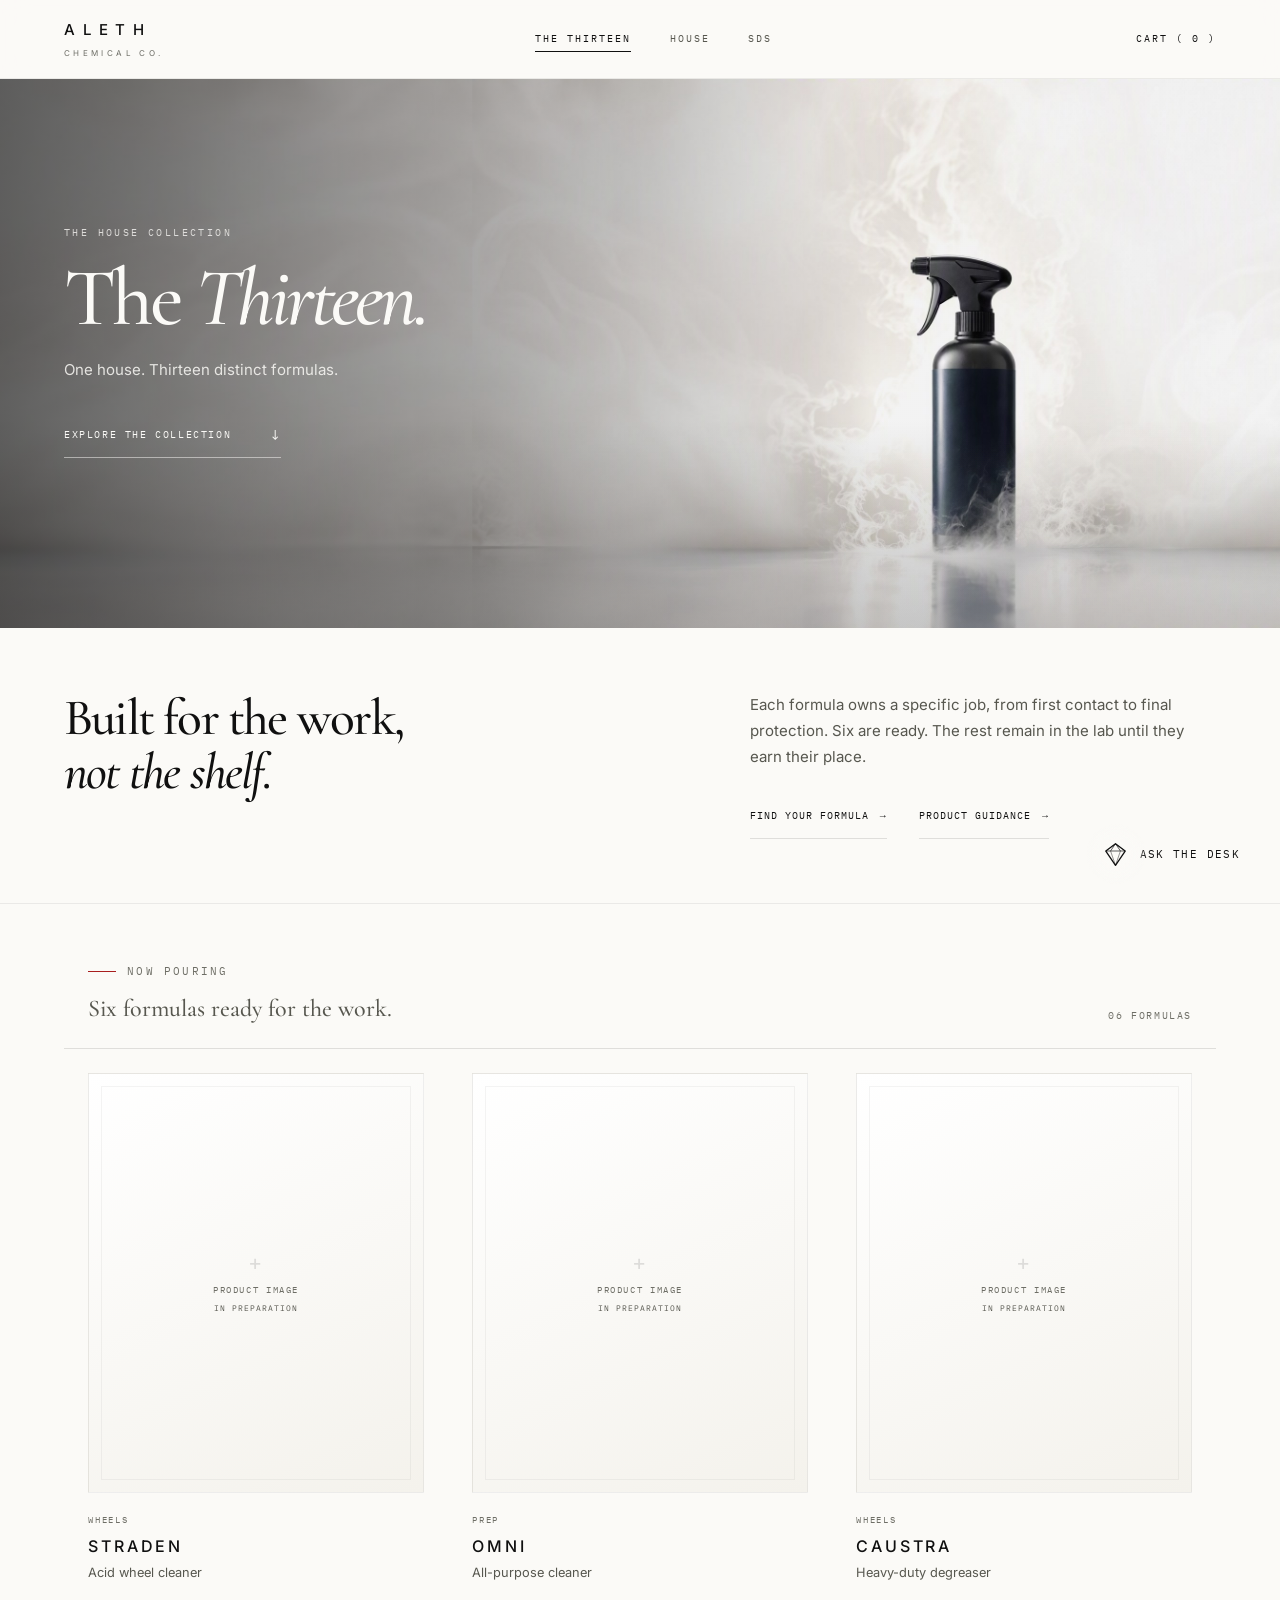
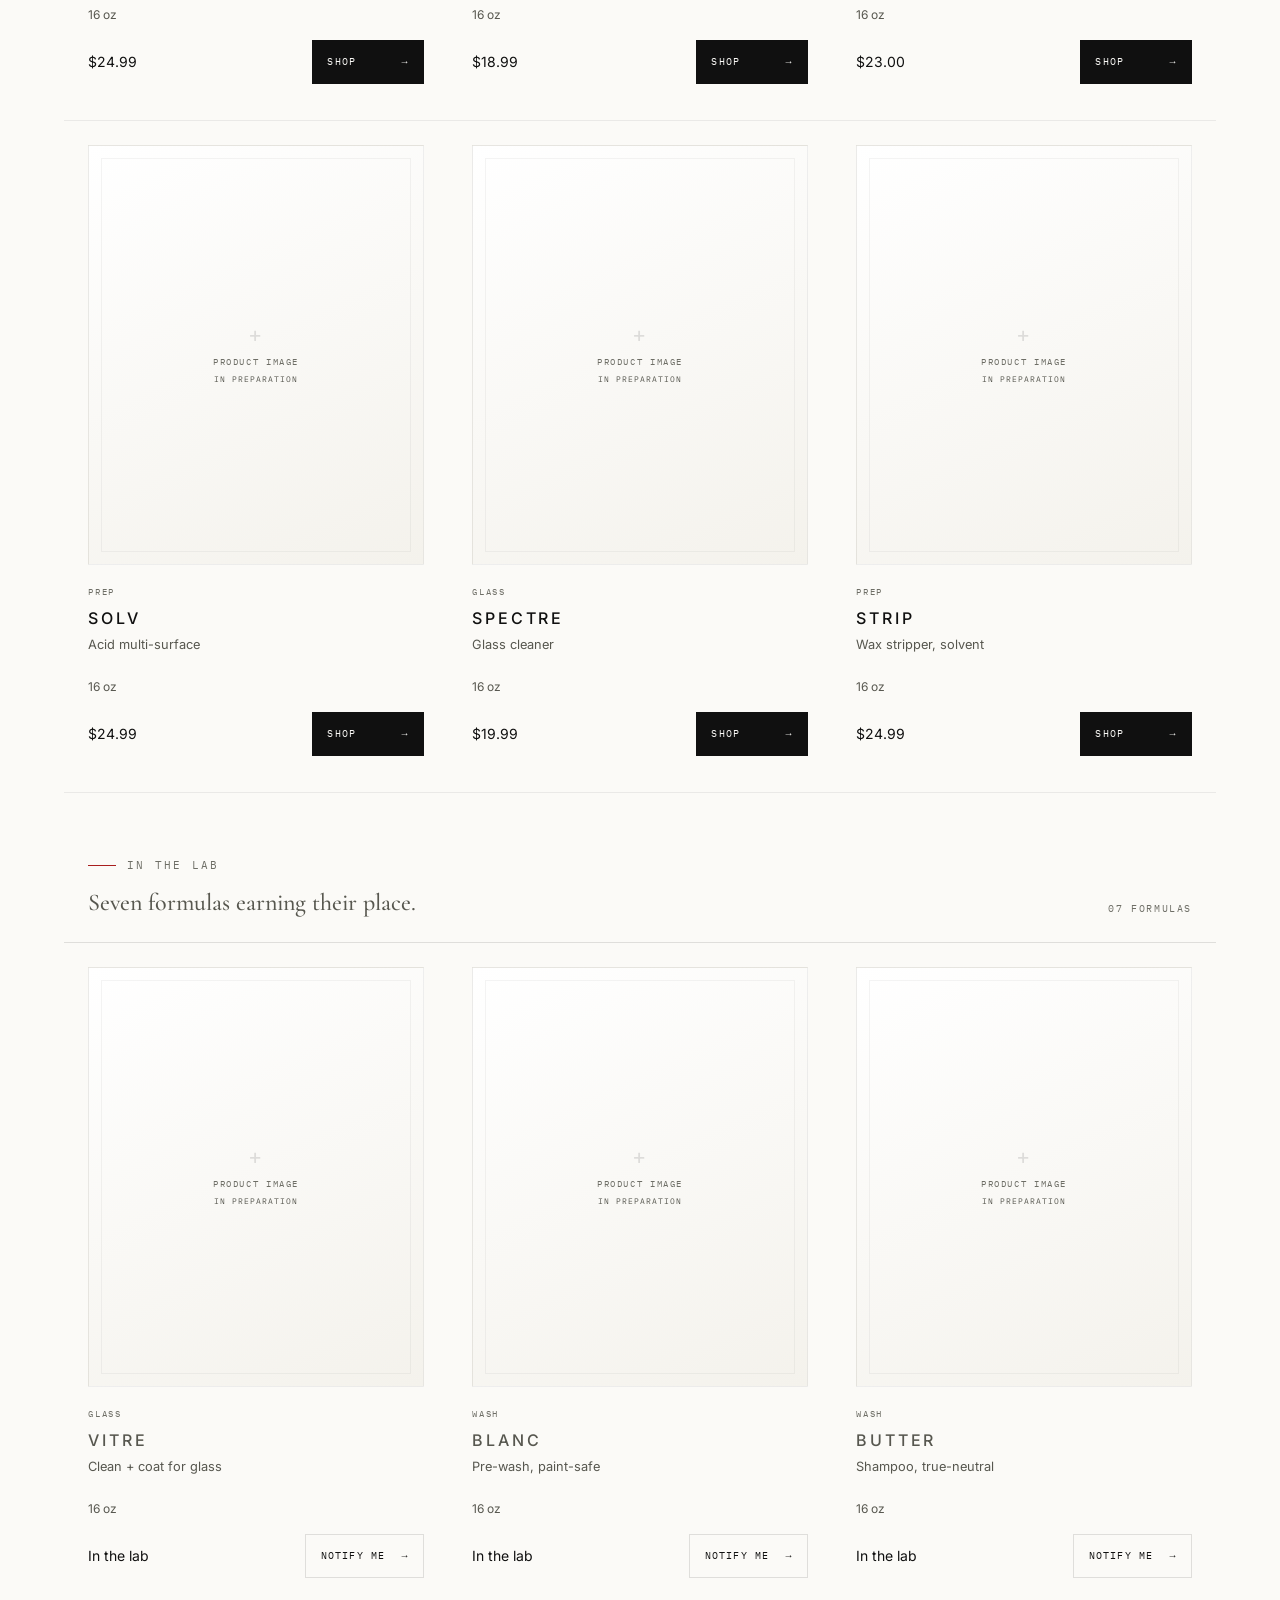
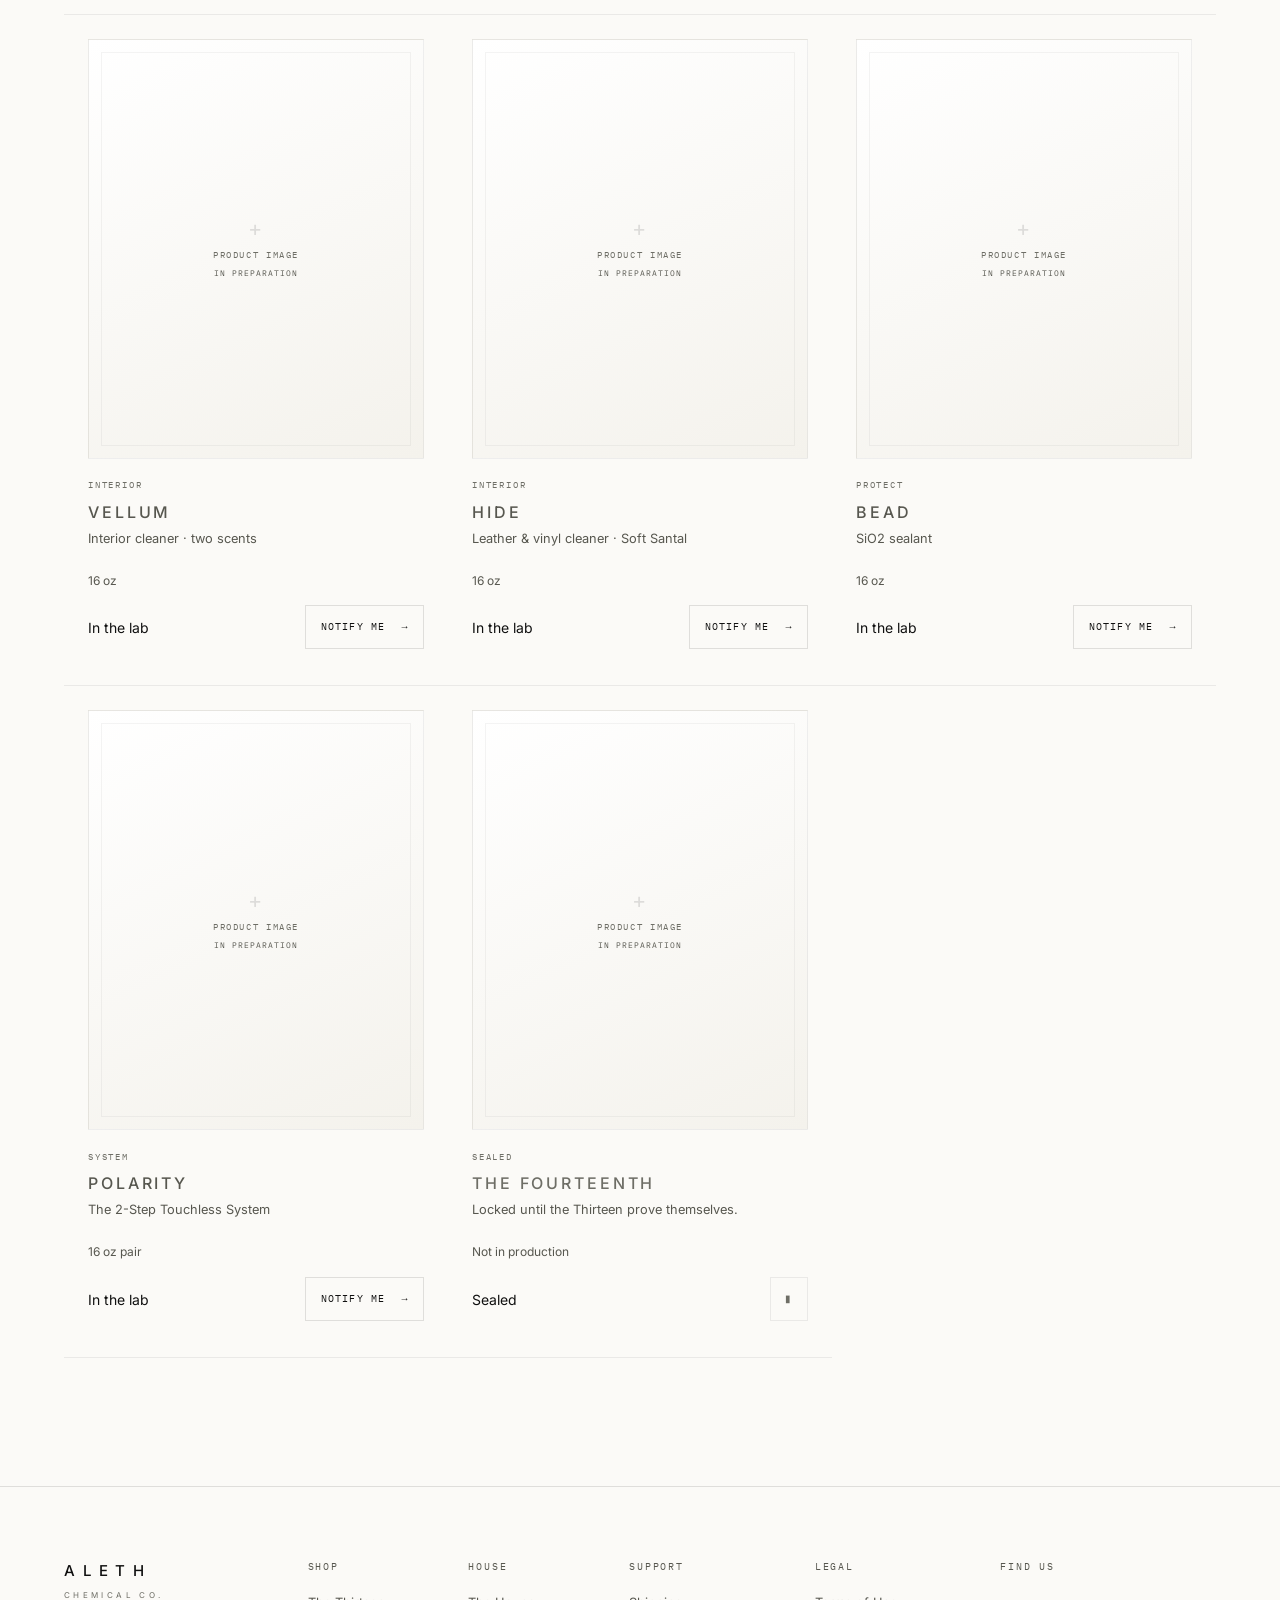
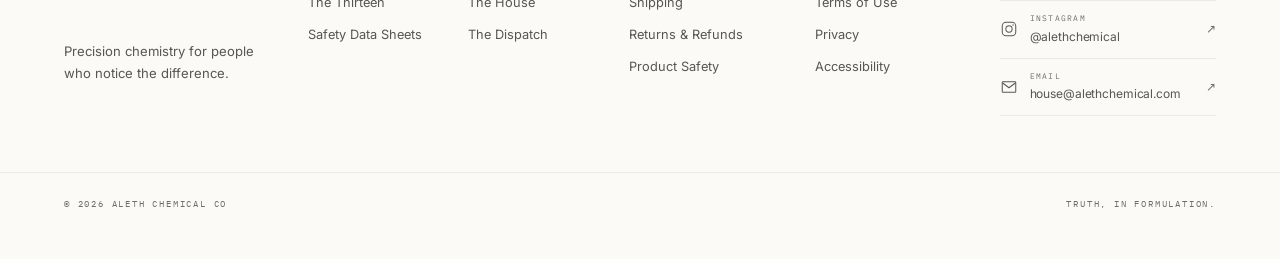
<file: products.html>
<!DOCTYPE html>
<html lang="en">
<head>
<meta charset="UTF-8">
<meta name="robots" content="noindex, nofollow">
  <meta name="viewport" content="width=device-width, initial-scale=1.0, viewport-fit=cover">
<meta name="theme-color" content="#FBFAF7">
<link rel="apple-touch-icon" href="assets/apple-touch-icon.png">
<title>The Thirteen · ALETH Chemical Co</title>
<meta name="description" content="Thirteen formulas, each owning its job outright.">
<meta property="og:type" content="website">
<meta property="og:site_name" content="ALETH Chemical Co">
<meta property="og:title" content="The Thirteen · ALETH Chemical Co">
<meta property="og:description" content="Thirteen formulas, each owning its job outright.">
<meta property="og:url" content="https://alethchemical.com/products.html">
<meta property="og:image" content="https://alethchemical.com/assets/og-card.jpg">
<meta property="og:image:width" content="1200">
<meta property="og:image:height" content="630">
<meta name="twitter:card" content="summary_large_image">
<meta name="twitter:image" content="https://alethchemical.com/assets/og-card.jpg">
<meta name="twitter:title" content="The Thirteen · ALETH Chemical Co">
<meta name="twitter:description" content="Thirteen formulas, each owning its job outright.">
<link rel="icon" href="favicon.svg" type="image/svg+xml">
<link rel="stylesheet" href="styles.css?v=mist43">
</head>
<body>

<header class="site-header">
  <a class="wordmark" href="index.html">ALETH<small>CHEMICAL CO.</small></a>
  <nav class="site-nav">
    <a class="nav-link is-here" href="products.html">The Thirteen</a>
    <a class="nav-link" href="house.html">House</a>
    <a class="nav-link" href="sds.html">SDS</a>
  </nav>
  <a class="cart-link" href="#">Cart (<span id="cartBadge">0</span>)</a>
</header>

<section class="collection-overture" aria-labelledby="collectionTitle">
  <div class="collection-overture-media">
    <img src="assets/hero-mist.jpg" alt="" aria-hidden="true">
    <canvas class="collection-film-canvas" id="collectionFilmCanvas" aria-hidden="true"></canvas>
    <video class="film-source" id="collectionFilm" src="assets/confluence-film.mp4" autoplay muted loop playsinline webkit-playsinline preload="auto" controlslist="nodownload nofullscreen noremoteplayback" disablepictureinpicture disableremoteplayback tabindex="-1" aria-hidden="true"></video>
  </div>
  <div class="collection-overture-content wrap">
    <p class="kicker mono">The house collection</p>
    <h1 id="collectionTitle">The <em>Thirteen.</em></h1>
    <p class="collection-overture-line">One house. Thirteen distinct formulas.</p>
    <a class="collection-overture-link" href="#collection"><span>Explore the collection</span><span aria-hidden="true">&darr;</span></a>
  </div>
</section>

<section class="collection-intro" aria-labelledby="collectionIntroTitle">
  <div class="wrap collection-intro-grid">
    <h2 id="collectionIntroTitle">Built for the work,<br><em>not the shelf.</em></h2>
    <div class="collection-intro-copy">
      <p>Each formula owns a specific job, from first contact to final protection. Six are ready. The rest remain in the lab until they earn their place.</p>
      <div class="collection-intro-actions">
        <a href="#find-your-formula" data-open-quiz>Find your formula <span aria-hidden="true">&rarr;</span></a>
        <a href="mailto:care@alethchemical.com">Product guidance <span aria-hidden="true">&rarr;</span></a>
      </div>
    </div>
  </div>
</section>

<main class="wrap">
  <div class="collection" id="collection"></div>
</main>

<footer class="site-footer">
  <div class="wrap footer-grid">
    <div class="footer-brand">
      <a class="wordmark" href="index.html">ALETH<small>CHEMICAL CO.</small></a>
      <p>Precision chemistry for people who notice the difference.</p>
    </div>
    <div class="footer-col">
      <p class="mono footer-head">Shop</p>
      <a href="products.html">The Thirteen</a>
      <a href="sds.html">Safety Data Sheets</a>
    </div>
    <div class="footer-col">
      <p class="mono footer-head">House</p>
      <a href="house.html">The House</a>
      <a href="index.html#dispatch">The Dispatch</a>
    </div>
    <div class="footer-col">
      <p class="mono footer-head">Support</p>
      <a href="shipping.html">Shipping</a>
      <a href="returns.html">Returns &amp; Refunds</a>
      <a href="safety.html">Product Safety</a>
    </div>
    <div class="footer-col">
      <p class="mono footer-head">Legal</p>
      <a href="terms.html">Terms of Use</a>
      <a href="privacy.html">Privacy</a>
      <a href="accessibility.html">Accessibility</a>
    </div>
    <div class="footer-col footer-contact">
      <p class="mono footer-head">Find us</p>
      <div class="footer-contact-list">
        <a class="footer-contact-row" href="https://www.instagram.com/alethchemical/" aria-label="Instagram, @alethchemical" target="_blank" rel="noopener">
          <span class="footer-contact-icon" aria-hidden="true"><svg viewBox="0 0 24 24" fill="none" stroke="currentColor" stroke-width="1.35"><rect x="3" y="3" width="18" height="18" rx="5"/><circle cx="12" cy="12" r="4.2"/><circle cx="17.4" cy="6.6" r="0.9" fill="currentColor" stroke="none"/></svg></span>
          <span class="footer-contact-copy"><span class="footer-contact-label">Instagram</span><span class="footer-contact-value">@alethchemical</span></span>
          <span class="footer-contact-arrow" aria-hidden="true">&#8599;</span>
        </a>
        <a class="footer-contact-row" href="mailto:house@alethchemical.com">
          <span class="footer-contact-icon" aria-hidden="true"><svg viewBox="0 0 24 24" fill="none" stroke="currentColor" stroke-width="1.35" stroke-linecap="round" stroke-linejoin="round"><rect x="3" y="5" width="18" height="14" rx="1"/><path d="m4 7 8 6 8-6"/></svg></span>
          <span class="footer-contact-copy"><span class="footer-contact-label">Email</span><span class="footer-contact-value">house@alethchemical.com</span></span>
          <span class="footer-contact-arrow" aria-hidden="true">&#8599;</span>
        </a>
      </div>
    </div>
  </div>
  <div class="wrap footer-base">
    <span>© 2026 Aleth Chemical Co</span>
    <span>Truth, in formulation.</span>
  </div>
</footer>

<script src="data.js"></script>
<script src="cart.js?v=mist42"></script>
<script src="quiz.js?v=mist42"></script>
<script src="film-frame.js"></script>
<script>
function imagePlaceholder(name){
  return '<span class="c-visual media-placeholder" role="img" aria-label="' + name + ' product image in preparation">' +
    '<span class="media-placeholder-copy mono"><span>Product image</span><small>In preparation</small></span>' +
  '</span>';
}
(function(){
  var grid = document.getElementById('collection');
  var ready = window.PRODUCTS.filter(function(p){ return window.isLive(p); });
  var lab = window.PRODUCTS.filter(function(p){ return !window.isLive(p); });
  function groupHeader(id, title, note, count){
    return '<div class="collection-group-head" id="' + id + '"><div><p class="kicker mono">' + title + '</p><p class="collection-group-note">' + note + '</p></div><span class="collection-group-count mono">' + count + '</span></div>';
  }
  function productCard(p){
    var live = window.isLive(p);
    var action = live ? 'Shop' : 'Notify me';
    var price = live ? window.fmt(p.sizes[0].price) : 'In the lab';
    return '<article class="c-card reveal' + (live ? '' : ' is-lab') + '" style="--acc:' + p.accent + '">' +
      '<a class="c-product-link" href="product.html?id=' + p.id + '" aria-label="View ' + p.name + '">' +
        imagePlaceholder(p.name) +
        '<span class="c-code">' + p.system.toUpperCase() + '</span>' +
        '<span class="c-name">' + p.name + '</span>' +
        '<span class="c-kind">' + p.kind + '</span>' +
        '<span class="c-size">' + p.sizes[0].label + '</span>' +
      '</a>' +
      '<span class="c-foot"><span class="c-price">' + price + '</span>' +
        '<a class="c-shop" href="product.html?id=' + p.id + '"><span>' + action + '</span><span aria-hidden="true">&rarr;</span></a>' +
      '</span>' +
    '</article>';
  }
  grid.innerHTML = groupHeader('now-pouring', 'Now pouring', 'Six formulas ready for the work.', '06 formulas') +
    ready.map(productCard).join('') +
    groupHeader('in-the-lab', 'In the lab', 'Seven formulas earning their place.', '07 formulas') +
    lab.map(productCard).join('') +
  '<article class="c-card c-sealed reveal" aria-hidden="true">' +
    imagePlaceholder('The Fourteenth') +
    '<span class="c-code">SEALED</span>' +
    '<span class="c-name">The Fourteenth</span>' +
    '<span class="c-kind">Locked until the Thirteen prove themselves.</span>' +
    '<span class="c-size">Not in production</span>' +
    '<span class="c-foot"><span class="c-price">Sealed</span><span class="c-shop is-sealed">&#9646;</span></span>' +
  '</article>';
  var io = new IntersectionObserver(function(es){
    es.forEach(function(en){ if (en.isIntersecting){ en.target.classList.add('is-in'); io.unobserve(en.target); } });
  }, { threshold: 0.06 });
  grid.querySelectorAll('.reveal').forEach(function(el){ io.observe(el); });
})();

/* Collection film: inline background playback only. Never expose a player or fullscreen path. */
(function(){
  var film = document.getElementById('collectionFilm');
  var motion = window.matchMedia('(prefers-reduced-motion: reduce)');
  var inView = true;
  film.muted = true;
  film.defaultMuted = true;
  film.playsInline = true;
  film.controls = false;
  film.disablePictureInPicture = true;
  film.disableRemotePlayback = true;
  window.ALETHFilmFrame(film, document.getElementById('collectionFilmCanvas'));
  document.querySelector('.collection-overture-media').addEventListener('contextmenu', function(e){ e.preventDefault(); });

  function playFilm(){
    if (motion.matches || !inView || document.hidden) return;
    var attempt = film.play();
    if (attempt && attempt.catch) attempt.catch(function(){});
  }
  function stopInteractionRetries(){
    window.removeEventListener('touchstart', retryFilm);
    window.removeEventListener('pointerdown', retryFilm);
    window.removeEventListener('scroll', retryFilm);
  }
  function retryFilm(){
    if (!film.paused){ stopInteractionRetries(); return; }
    playFilm();
  }
  film.addEventListener('play', stopInteractionRetries);
  film.addEventListener('contextmenu', function(e){ e.preventDefault(); });
  var filmIO = new IntersectionObserver(function(entries){
    entries.forEach(function(entry){
      inView = entry.isIntersecting;
      if (inView) playFilm();
      else film.pause();
    });
  }, { threshold: 0.01 });
  filmIO.observe(document.querySelector('.collection-overture'));
  window.addEventListener('pageshow', playFilm);
  window.addEventListener('touchstart', retryFilm, { passive: true });
  window.addEventListener('pointerdown', retryFilm, { passive: true });
  window.addEventListener('scroll', retryFilm, { passive: true });
  document.addEventListener('visibilitychange', function(){
    if (!document.hidden) playFilm();
  });
  motion.addEventListener('change', function(){
    film.autoplay = !motion.matches;
    if (motion.matches) film.pause();
    else playFilm();
  });
  if (motion.matches){
    film.autoplay = false;
    film.pause();
  } else {
    playFilm();
  }
})();
</script>
<script src="desk-widget.js?v=6" defer></script>
</body>
</html>
</file>
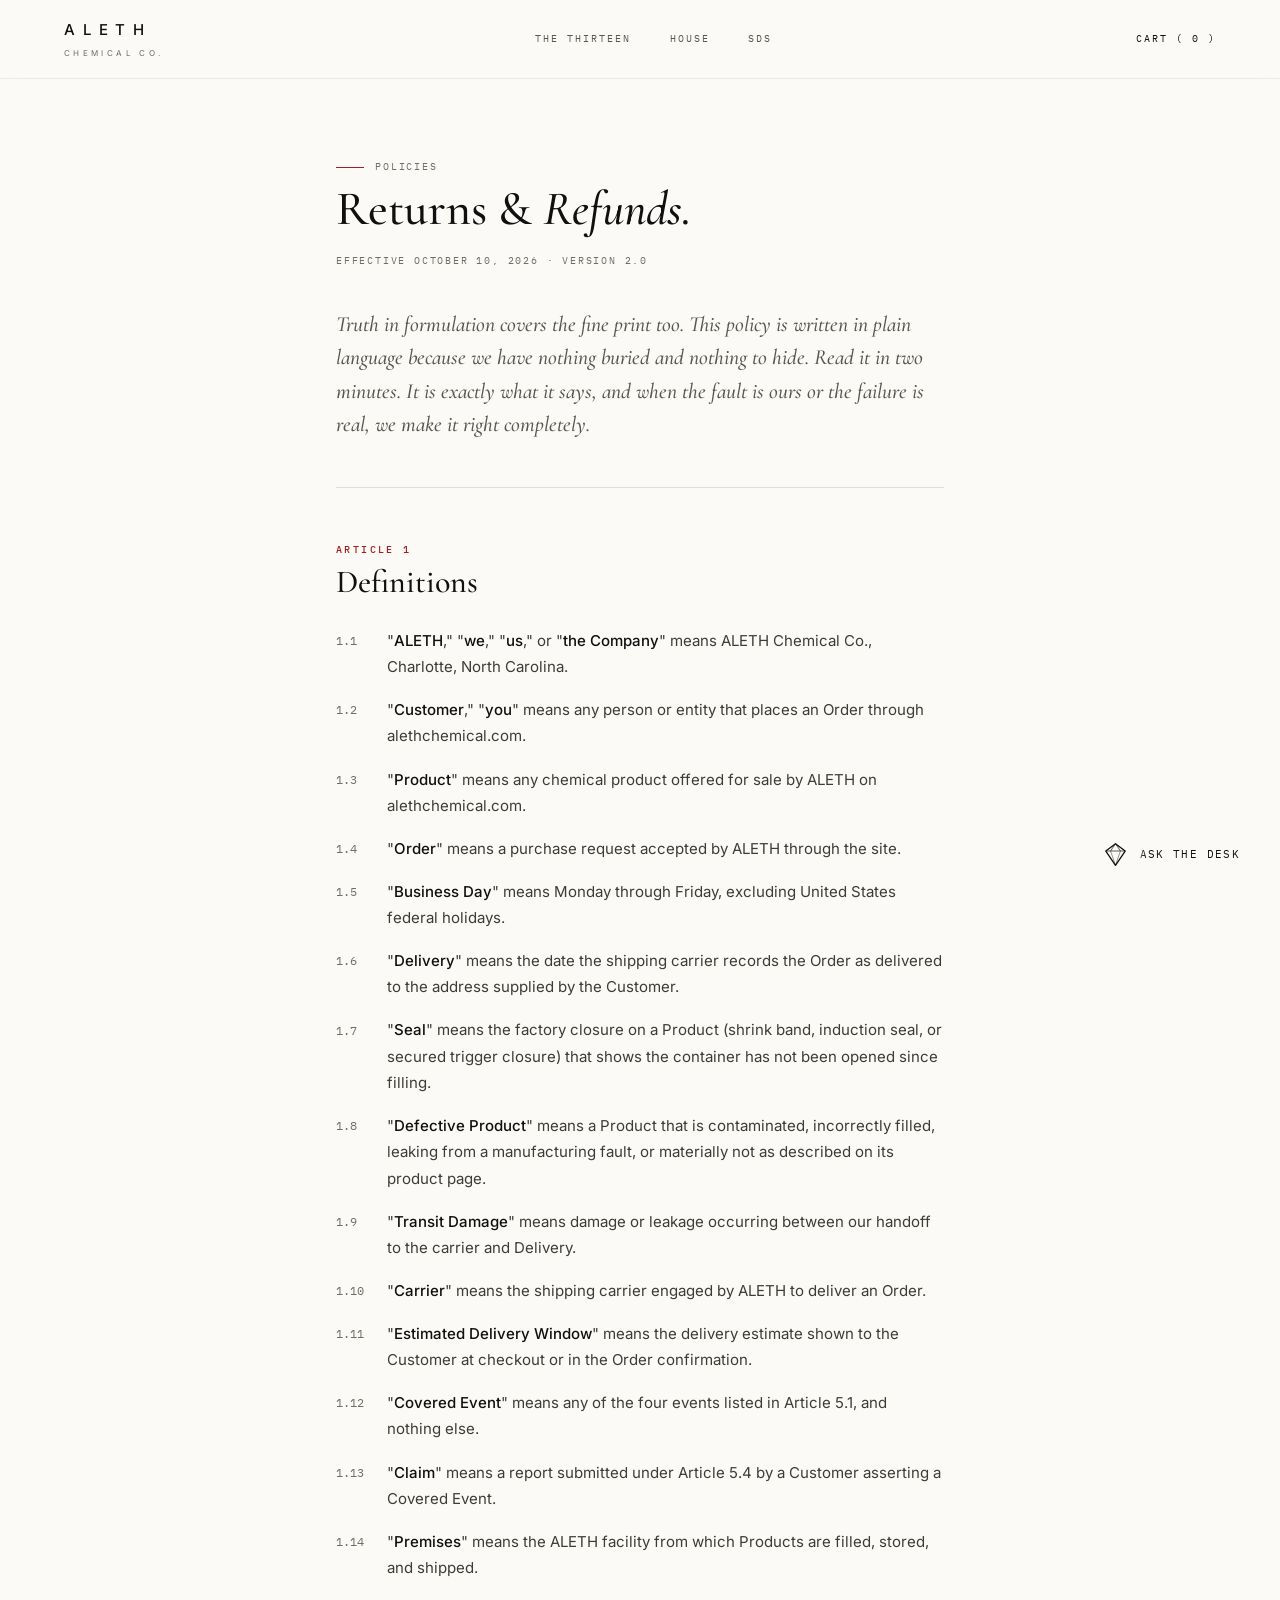
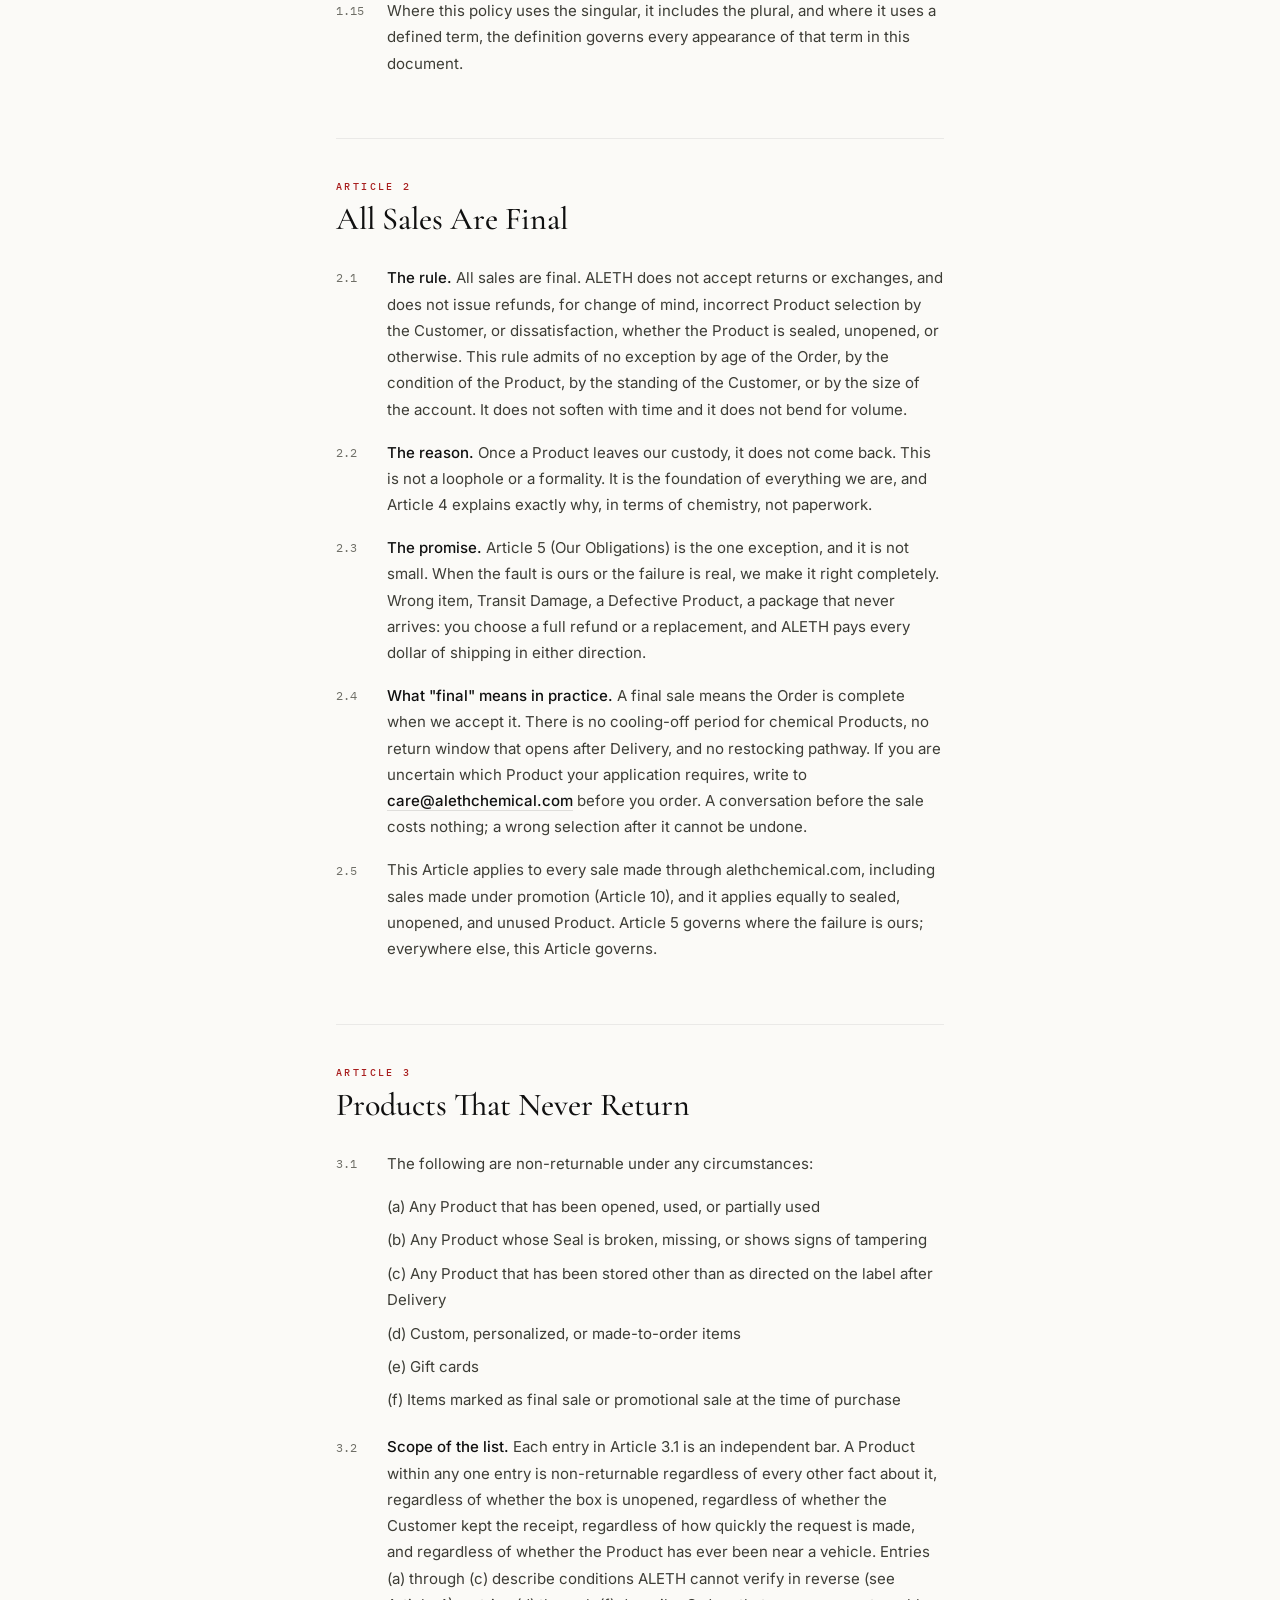
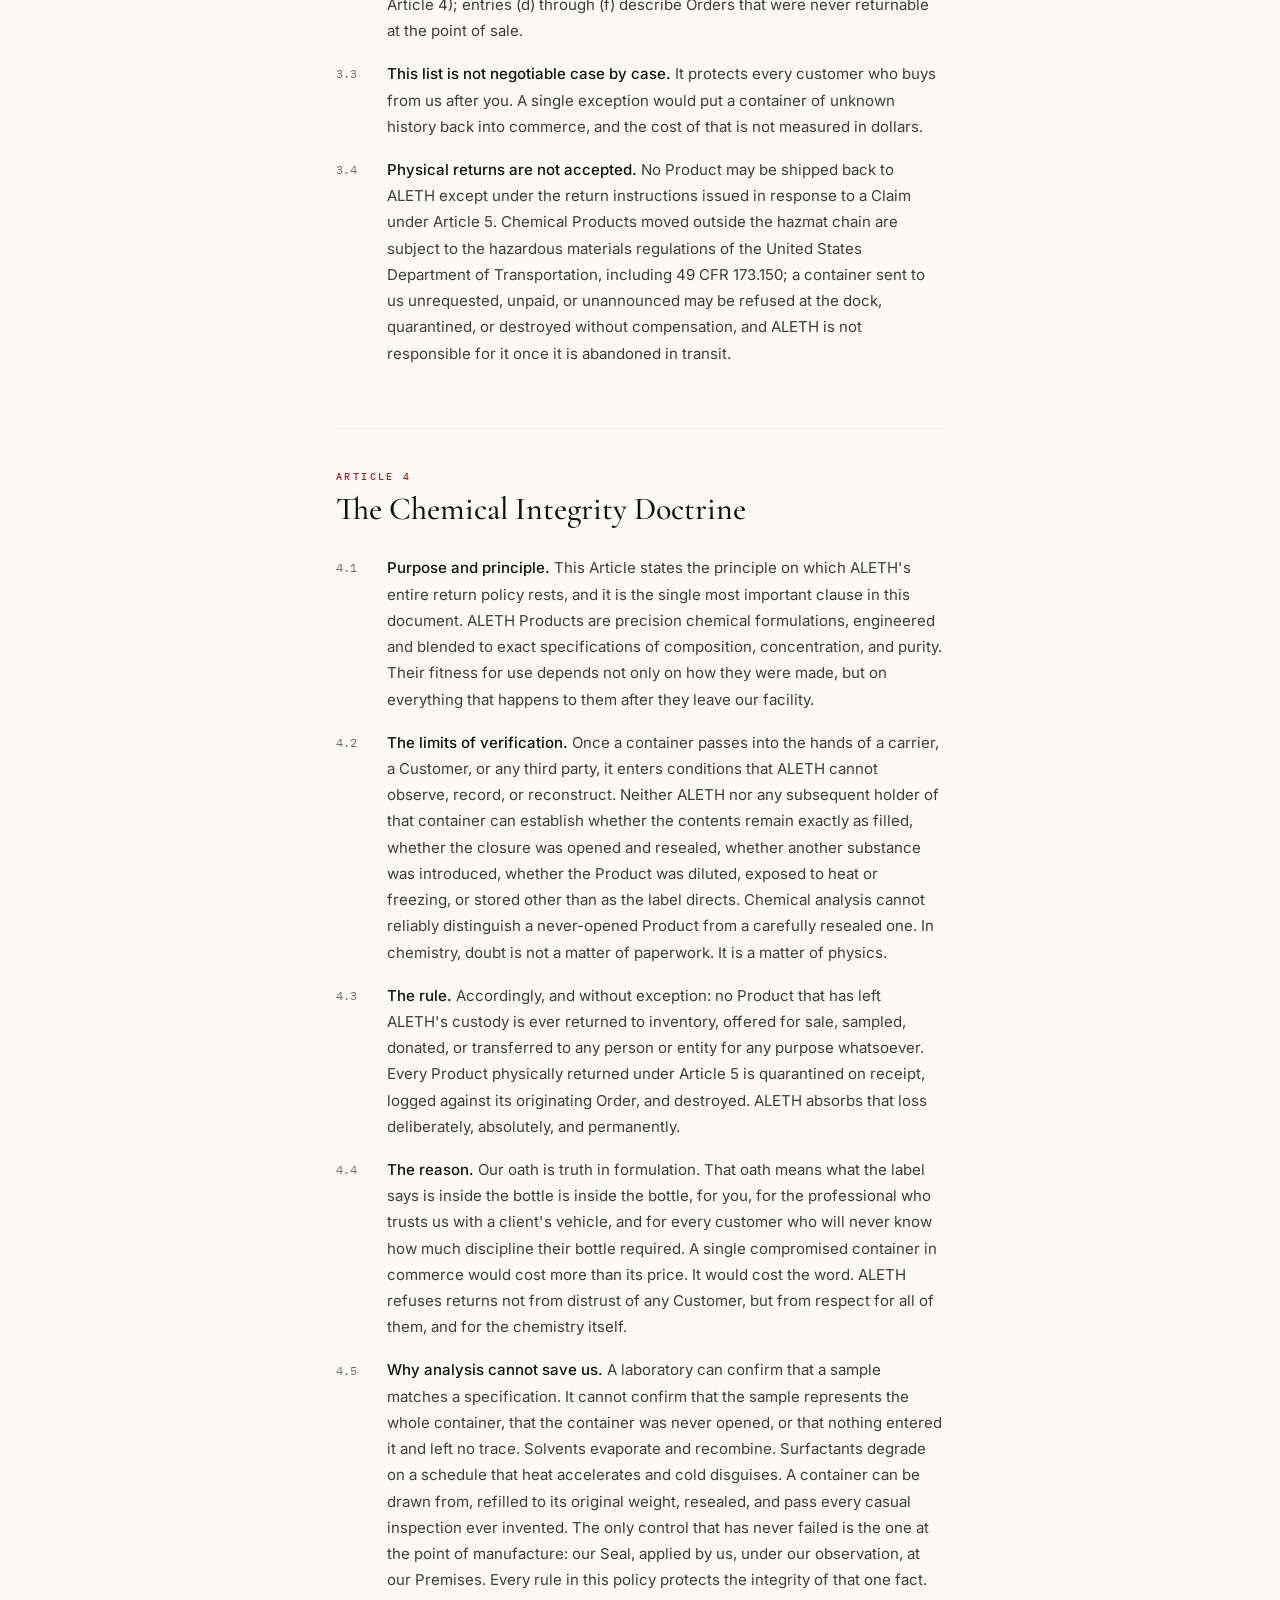
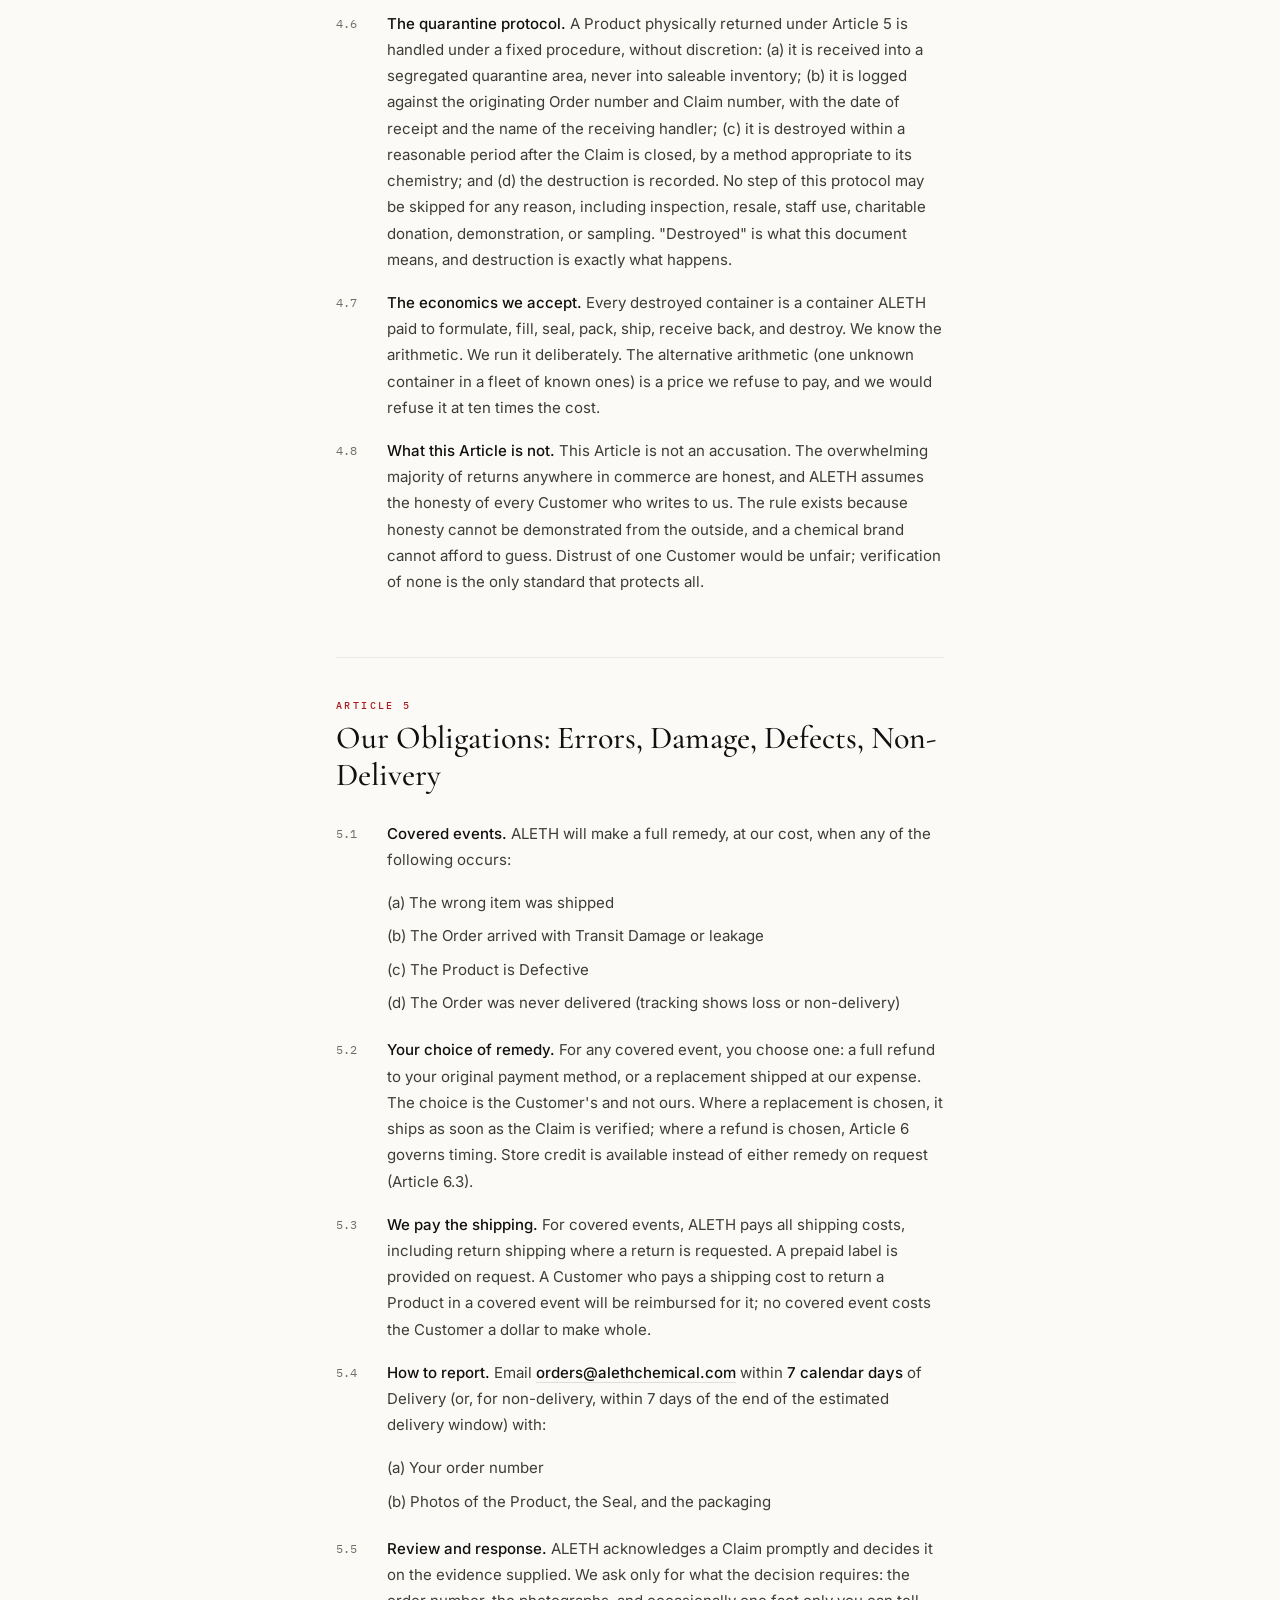
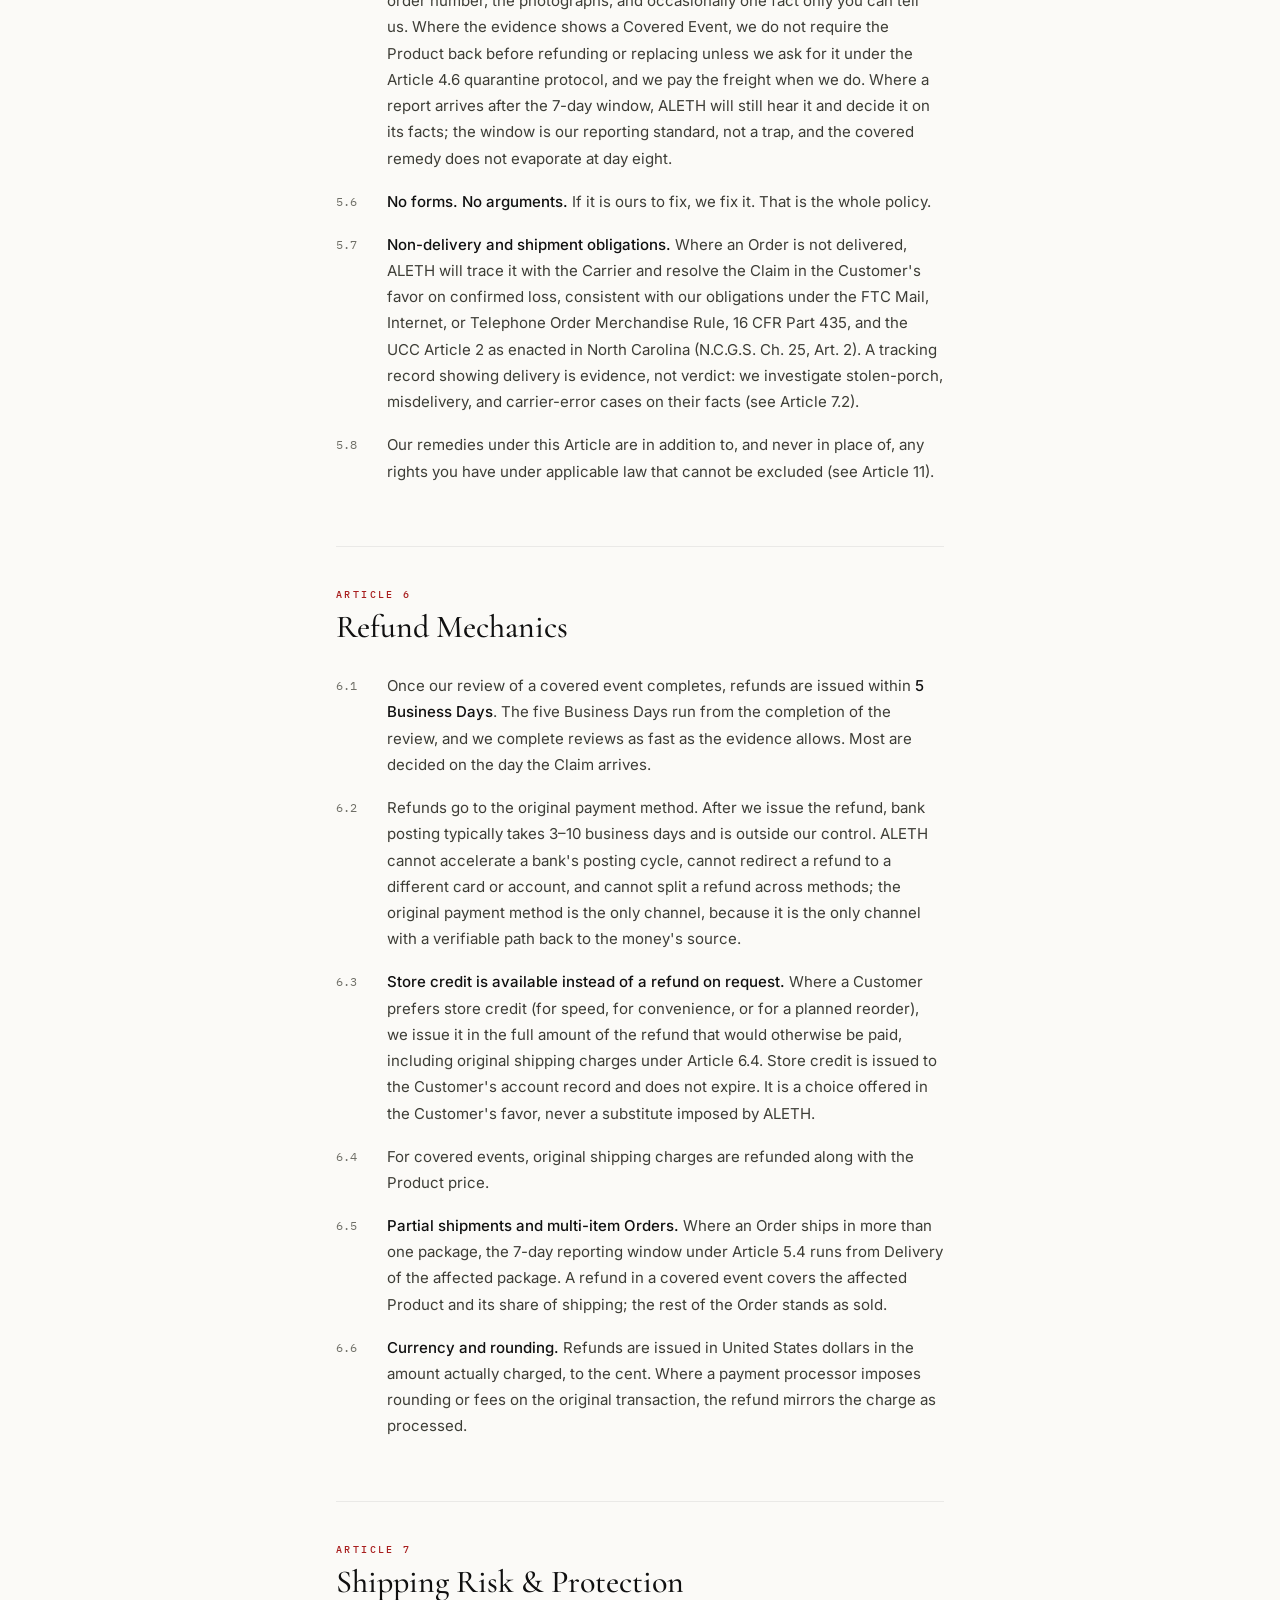
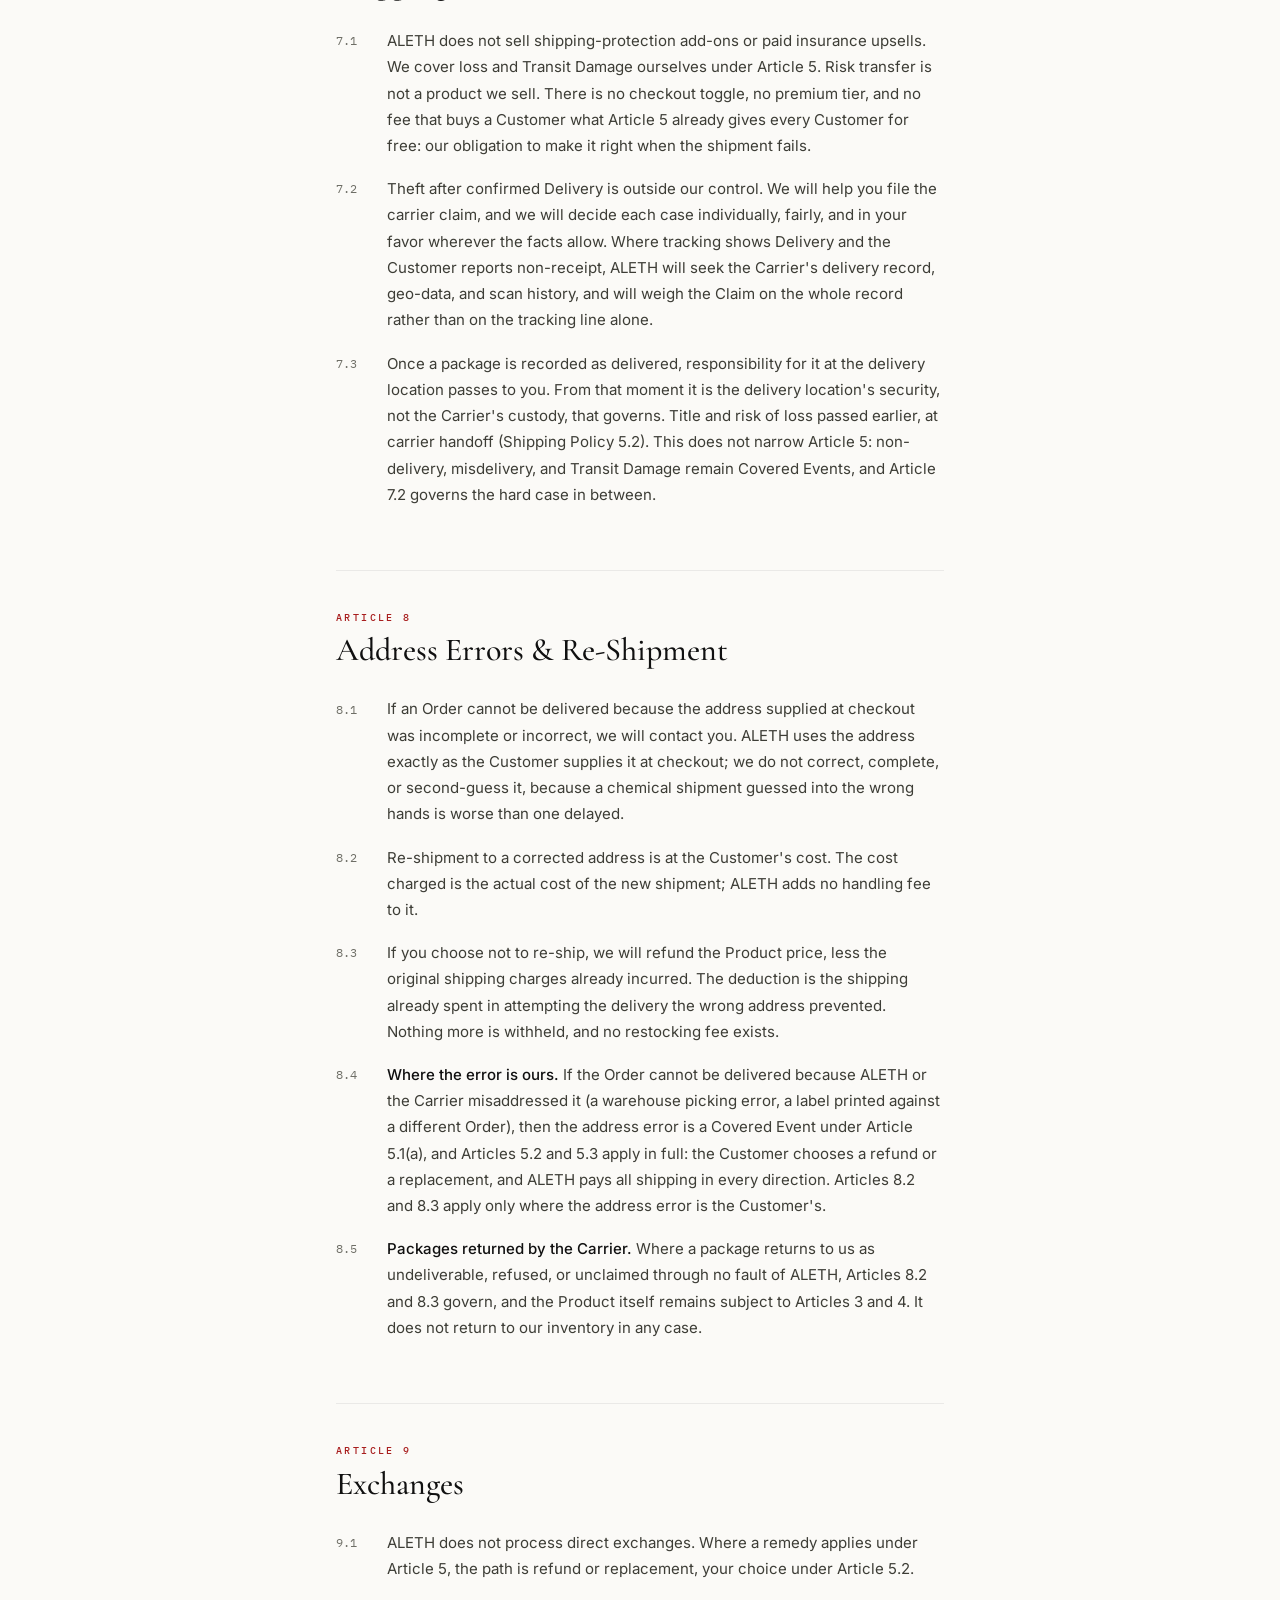
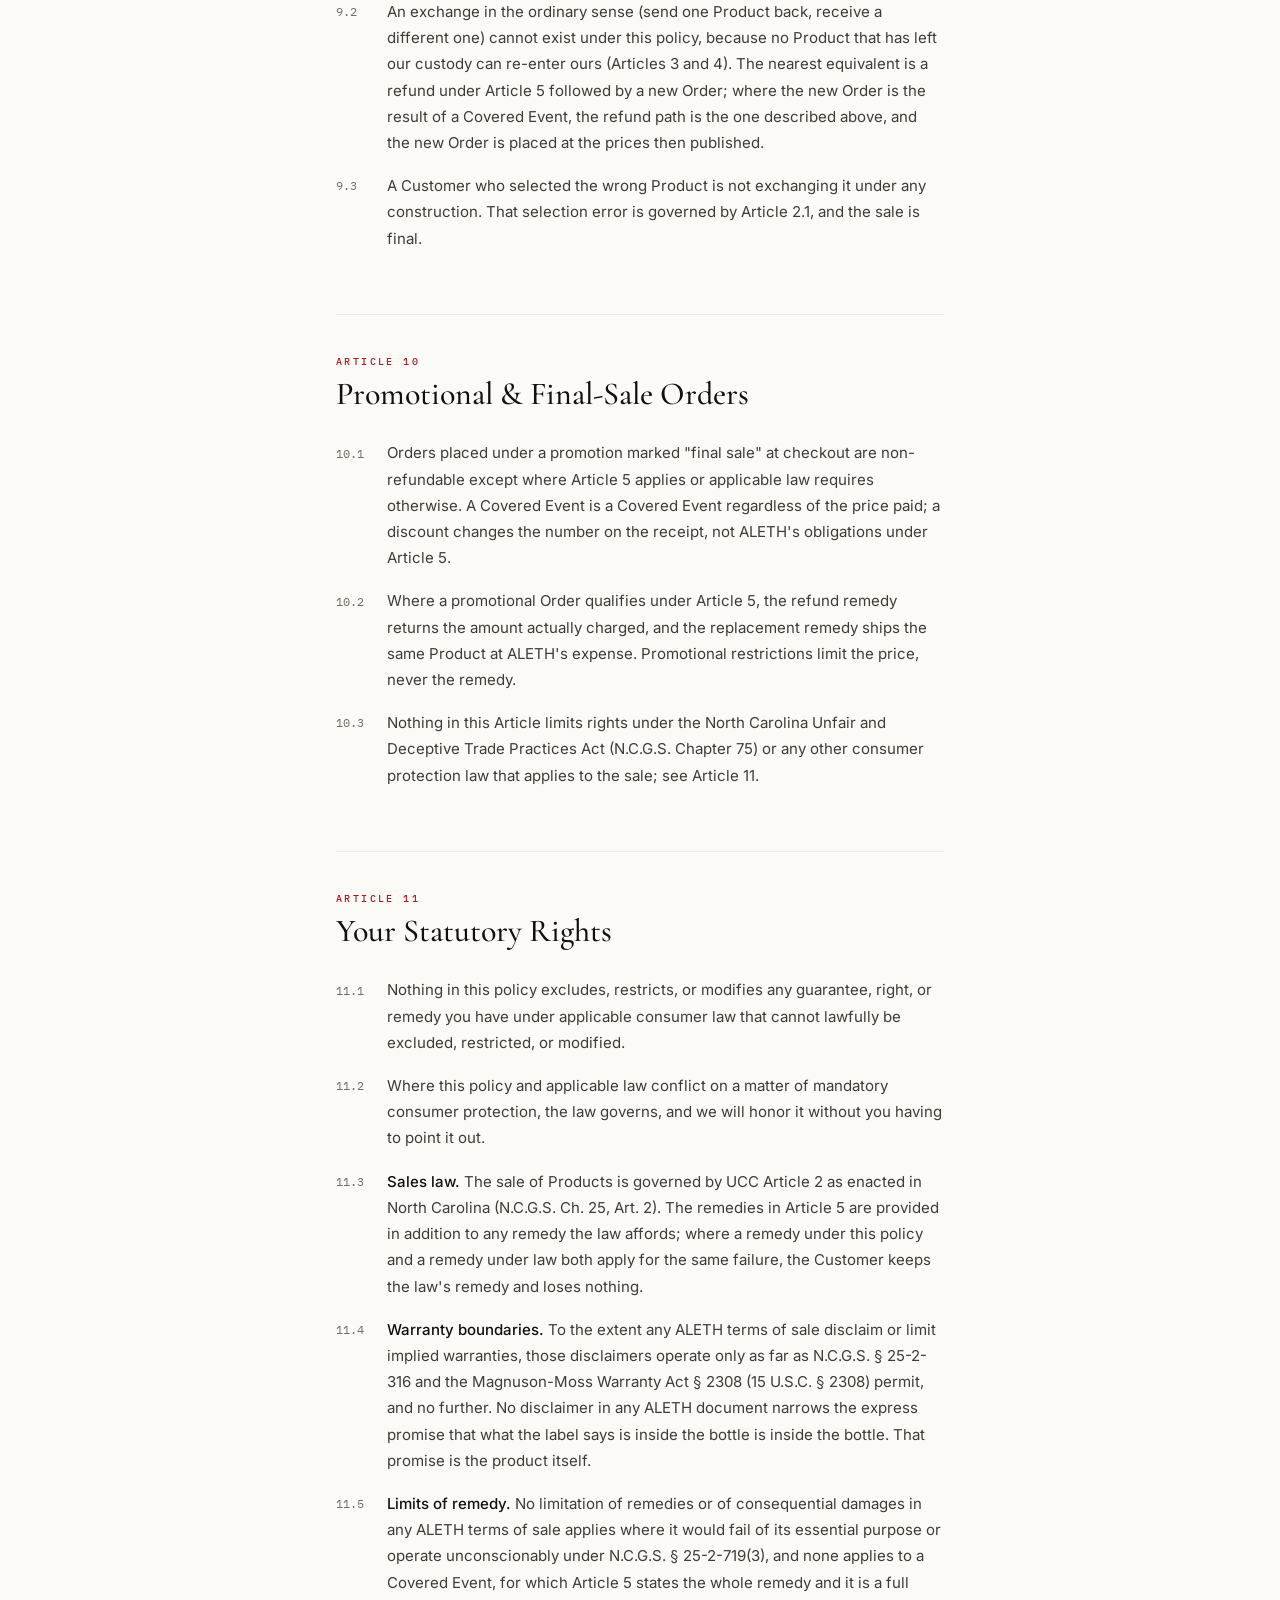
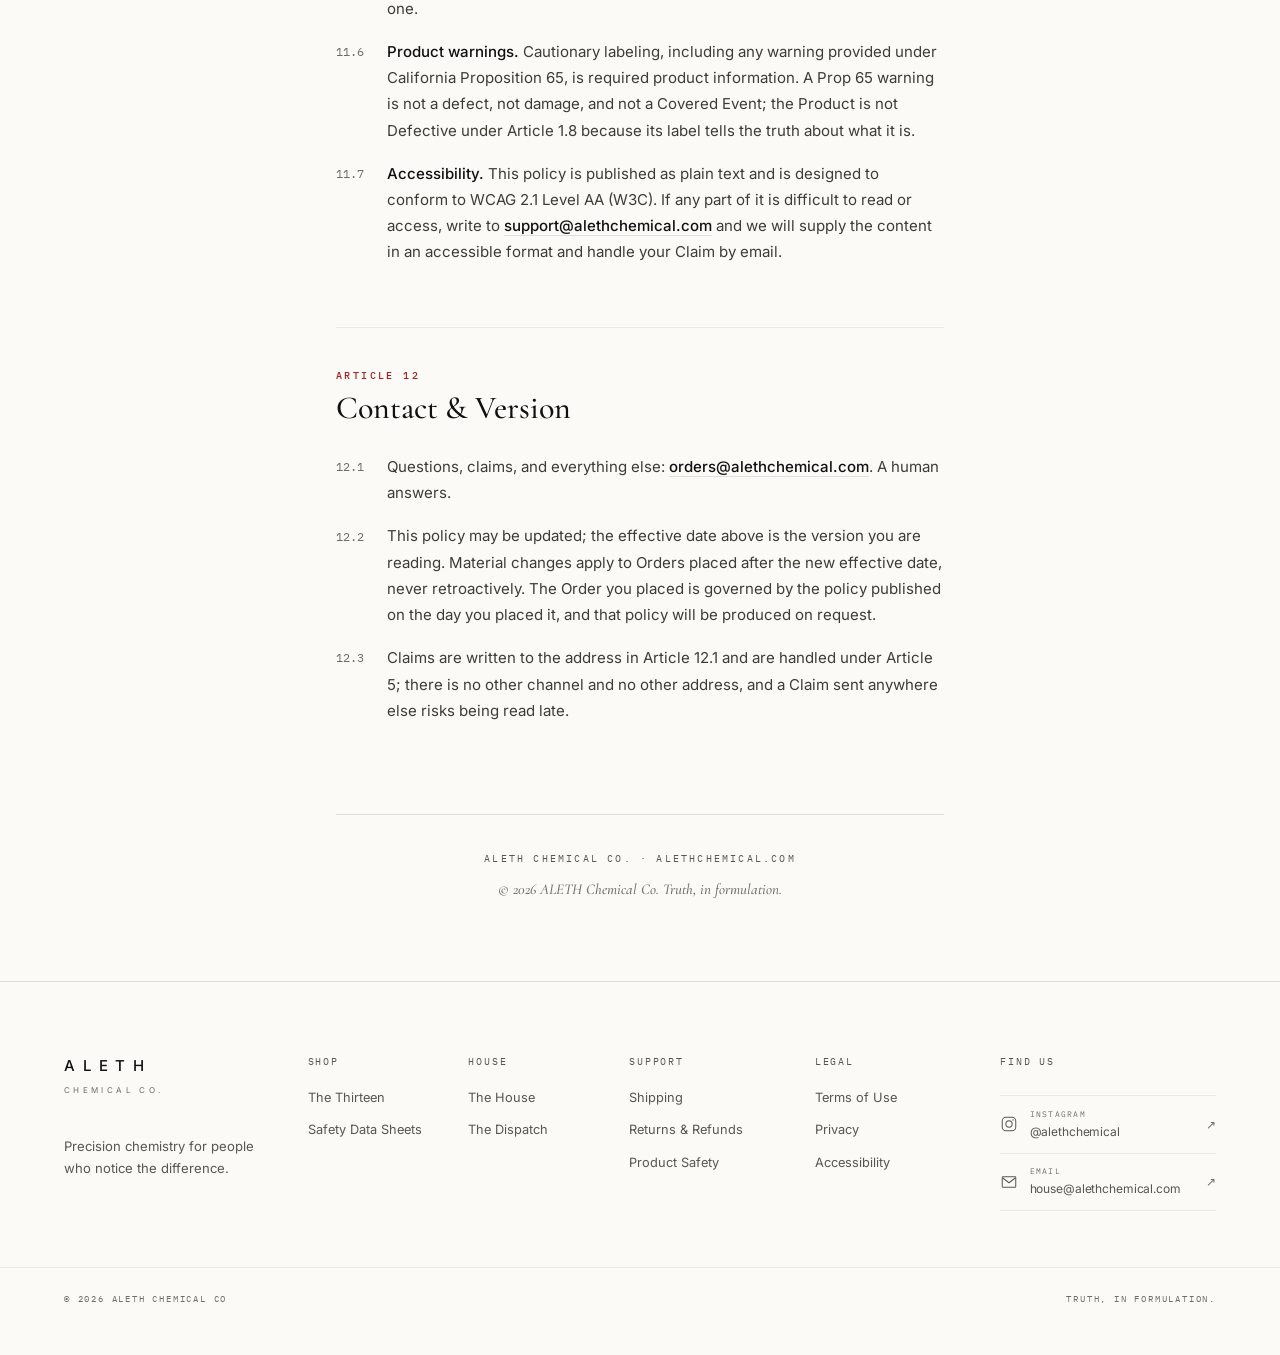
<file: returns.html>
<!DOCTYPE html>
<html lang="en">
<head>
<meta charset="UTF-8">
<meta name="robots" content="noindex, nofollow">
<meta name="viewport" content="width=device-width, initial-scale=1.0">
<title>Returns &amp; Refunds · ALETH Chemical Co</title>
<meta name="description" content="All sales are final, and when the fault is ours or the failure is real, we make it right completely. The whole policy, in plain language.">
<meta property="og:type" content="website">
<meta property="og:site_name" content="ALETH Chemical Co">
<meta property="og:title" content="Returns &amp; Refunds · ALETH Chemical Co">
<meta property="og:description" content="All sales are final, and when the fault is ours or the failure is real, we make it right completely. The whole policy, in plain language.">
<meta property="og:url" content="https://alethchemical.com/returns.html">
<meta property="og:image" content="https://alethchemical.com/assets/og-card.jpg">
<meta property="og:image:width" content="1200">
<meta property="og:image:height" content="630">
<meta name="twitter:card" content="summary_large_image">
<meta name="twitter:image" content="https://alethchemical.com/assets/og-card.jpg">
<meta name="twitter:title" content="Returns &amp; Refunds · ALETH Chemical Co">
<meta name="twitter:description" content="All sales are final, and when the fault is ours or the failure is real, we make it right completely. The whole policy, in plain language.">
<link rel="icon" href="favicon.svg" type="image/svg+xml">
<link rel="stylesheet" href="styles.css?v=mist43">
</head>
<body>
<header class="site-header">
  <a class="wordmark" href="index.html">ALETH<small>CHEMICAL CO.</small></a>
  <nav class="site-nav">
    <a class="nav-link" href="products.html">The Thirteen</a>
    <a class="nav-link" href="house.html">House</a>
    <a class="nav-link" href="sds.html">SDS</a>
  </nav>
  <a class="cart-link" href="#">Cart (<span id="cartBadge">0</span>)</a>
</header>
<main class="wrap policy">
  <p class="kicker mono">Policies</p>
  <h1 class="policy-title">Returns &amp; <em>Refunds.</em></h1>
  <p class="pol-meta mono">Effective October 10, 2026 · Version 2.0</p>
  <p class="pol-lede"><em>Truth in formulation covers the fine print too. This policy is written in plain language because we have nothing buried and nothing to hide. Read it in two minutes. It is exactly what it says, and when the fault is ours or the failure is real, we make it right completely.</em></p>
  <section class="pol-art"><h2><span class="pol-art-n mono">Article 1</span><span class="pol-art-t">Definitions</span></h2>
  <p class="pol-p"><span class="pol-n">1.1</span><span>&quot;<strong>ALETH</strong>,&quot; &quot;<strong>we</strong>,&quot; &quot;<strong>us</strong>,&quot; or &quot;<strong>the Company</strong>&quot; means ALETH Chemical Co., Charlotte, North Carolina.</span></p>
  <p class="pol-p"><span class="pol-n">1.2</span><span>&quot;<strong>Customer</strong>,&quot; &quot;<strong>you</strong>&quot; means any person or entity that places an Order through alethchemical.com.</span></p>
  <p class="pol-p"><span class="pol-n">1.3</span><span>&quot;<strong>Product</strong>&quot; means any chemical product offered for sale by ALETH on alethchemical.com.</span></p>
  <p class="pol-p"><span class="pol-n">1.4</span><span>&quot;<strong>Order</strong>&quot; means a purchase request accepted by ALETH through the site.</span></p>
  <p class="pol-p"><span class="pol-n">1.5</span><span>&quot;<strong>Business Day</strong>&quot; means Monday through Friday, excluding United States federal holidays.</span></p>
  <p class="pol-p"><span class="pol-n">1.6</span><span>&quot;<strong>Delivery</strong>&quot; means the date the shipping carrier records the Order as delivered to the address supplied by the Customer.</span></p>
  <p class="pol-p"><span class="pol-n">1.7</span><span>&quot;<strong>Seal</strong>&quot; means the factory closure on a Product (shrink band, induction seal, or secured trigger closure) that shows the container has not been opened since filling.</span></p>
  <p class="pol-p"><span class="pol-n">1.8</span><span>&quot;<strong>Defective Product</strong>&quot; means a Product that is contaminated, incorrectly filled, leaking from a manufacturing fault, or materially not as described on its product page.</span></p>
  <p class="pol-p"><span class="pol-n">1.9</span><span>&quot;<strong>Transit Damage</strong>&quot; means damage or leakage occurring between our handoff to the carrier and Delivery.</span></p>
  <p class="pol-p"><span class="pol-n">1.10</span><span>&quot;<strong>Carrier</strong>&quot; means the shipping carrier engaged by ALETH to deliver an Order.</span></p>
  <p class="pol-p"><span class="pol-n">1.11</span><span>&quot;<strong>Estimated Delivery Window</strong>&quot; means the delivery estimate shown to the Customer at checkout or in the Order confirmation.</span></p>
  <p class="pol-p"><span class="pol-n">1.12</span><span>&quot;<strong>Covered Event</strong>&quot; means any of the four events listed in Article 5.1, and nothing else.</span></p>
  <p class="pol-p"><span class="pol-n">1.13</span><span>&quot;<strong>Claim</strong>&quot; means a report submitted under Article 5.4 by a Customer asserting a Covered Event.</span></p>
  <p class="pol-p"><span class="pol-n">1.14</span><span>&quot;<strong>Premises</strong>&quot; means the ALETH facility from which Products are filled, stored, and shipped.</span></p>
  <p class="pol-p"><span class="pol-n">1.15</span><span>Where this policy uses the singular, it includes the plural, and where it uses a defined term, the definition governs every appearance of that term in this document.</span></p>
  </section><section class="pol-art"><h2><span class="pol-art-n mono">Article 2</span><span class="pol-art-t">All Sales Are Final</span></h2>
  <p class="pol-p"><span class="pol-n">2.1</span><span><strong>The rule.</strong> All sales are final. ALETH does not accept returns or exchanges, and does not issue refunds, for change of mind, incorrect Product selection by the Customer, or dissatisfaction, whether the Product is sealed, unopened, or otherwise. This rule admits of no exception by age of the Order, by the condition of the Product, by the standing of the Customer, or by the size of the account. It does not soften with time and it does not bend for volume.</span></p>
  <p class="pol-p"><span class="pol-n">2.2</span><span><strong>The reason.</strong> Once a Product leaves our custody, it does not come back. This is not a loophole or a formality. It is the foundation of everything we are, and Article 4 explains exactly why, in terms of chemistry, not paperwork.</span></p>
  <p class="pol-p"><span class="pol-n">2.3</span><span><strong>The promise.</strong> Article 5 (Our Obligations) is the one exception, and it is not small. When the fault is ours or the failure is real, we make it right completely. Wrong item, Transit Damage, a Defective Product, a package that never arrives: you choose a full refund or a replacement, and ALETH pays every dollar of shipping in either direction.</span></p>
  <p class="pol-p"><span class="pol-n">2.4</span><span><strong>What &quot;final&quot; means in practice.</strong> A final sale means the Order is complete when we accept it. There is no cooling-off period for chemical Products, no return window that opens after Delivery, and no restocking pathway. If you are uncertain which Product your application requires, write to <strong><a href="mailto:care@alethchemical.com">care@alethchemical.com</a></strong> before you order. A conversation before the sale costs nothing; a wrong selection after it cannot be undone.</span></p>
  <p class="pol-p"><span class="pol-n">2.5</span><span>This Article applies to every sale made through alethchemical.com, including sales made under promotion (Article 10), and it applies equally to sealed, unopened, and unused Product. Article 5 governs where the failure is ours; everywhere else, this Article governs.</span></p>
  </section><section class="pol-art"><h2><span class="pol-art-n mono">Article 3</span><span class="pol-art-t">Products That Never Return</span></h2>
  <p class="pol-p"><span class="pol-n">3.1</span><span>The following are non-returnable under any circumstances:</span></p>
  <ul class="pol-list">
  <li>(a) Any Product that has been opened, used, or partially used</li>
  <li>(b) Any Product whose Seal is broken, missing, or shows signs of tampering</li>
  <li>(c) Any Product that has been stored other than as directed on the label after Delivery</li>
  <li>(d) Custom, personalized, or made-to-order items</li>
  <li>(e) Gift cards</li>
  <li>(f) Items marked as final sale or promotional sale at the time of purchase</li>
  </ul>
  <p class="pol-p"><span class="pol-n">3.2</span><span><strong>Scope of the list.</strong> Each entry in Article 3.1 is an independent bar. A Product within any one entry is non-returnable regardless of every other fact about it, regardless of whether the box is unopened, regardless of whether the Customer kept the receipt, regardless of how quickly the request is made, and regardless of whether the Product has ever been near a vehicle. Entries (a) through (c) describe conditions ALETH cannot verify in reverse (see Article 4); entries (d) through (f) describe Orders that were never returnable at the point of sale.</span></p>
  <p class="pol-p"><span class="pol-n">3.3</span><span><strong>This list is not negotiable case by case.</strong> It protects every customer who buys from us after you. A single exception would put a container of unknown history back into commerce, and the cost of that is not measured in dollars.</span></p>
  <p class="pol-p"><span class="pol-n">3.4</span><span><strong>Physical returns are not accepted.</strong> No Product may be shipped back to ALETH except under the return instructions issued in response to a Claim under Article 5. Chemical Products moved outside the hazmat chain are subject to the hazardous materials regulations of the United States Department of Transportation, including 49 CFR 173.150; a container sent to us unrequested, unpaid, or unannounced may be refused at the dock, quarantined, or destroyed without compensation, and ALETH is not responsible for it once it is abandoned in transit.</span></p>
  </section><section class="pol-art"><h2><span class="pol-art-n mono">Article 4</span><span class="pol-art-t">The Chemical Integrity Doctrine</span></h2>
  <p class="pol-p"><span class="pol-n">4.1</span><span><strong>Purpose and principle.</strong> This Article states the principle on which ALETH&#x27;s entire return policy rests, and it is the single most important clause in this document. ALETH Products are precision chemical formulations, engineered and blended to exact specifications of composition, concentration, and purity. Their fitness for use depends not only on how they were made, but on everything that happens to them after they leave our facility.</span></p>
  <p class="pol-p"><span class="pol-n">4.2</span><span><strong>The limits of verification.</strong> Once a container passes into the hands of a carrier, a Customer, or any third party, it enters conditions that ALETH cannot observe, record, or reconstruct. Neither ALETH nor any subsequent holder of that container can establish whether the contents remain exactly as filled, whether the closure was opened and resealed, whether another substance was introduced, whether the Product was diluted, exposed to heat or freezing, or stored other than as the label directs. Chemical analysis cannot reliably distinguish a never-opened Product from a carefully resealed one. In chemistry, doubt is not a matter of paperwork. It is a matter of physics.</span></p>
  <p class="pol-p"><span class="pol-n">4.3</span><span><strong>The rule.</strong> Accordingly, and without exception: no Product that has left ALETH&#x27;s custody is ever returned to inventory, offered for sale, sampled, donated, or transferred to any person or entity for any purpose whatsoever. Every Product physically returned under Article 5 is quarantined on receipt, logged against its originating Order, and destroyed. ALETH absorbs that loss deliberately, absolutely, and permanently.</span></p>
  <p class="pol-p"><span class="pol-n">4.4</span><span><strong>The reason.</strong> Our oath is truth in formulation. That oath means what the label says is inside the bottle is inside the bottle, for you, for the professional who trusts us with a client&#x27;s vehicle, and for every customer who will never know how much discipline their bottle required. A single compromised container in commerce would cost more than its price. It would cost the word. ALETH refuses returns not from distrust of any Customer, but from respect for all of them, and for the chemistry itself.</span></p>
  <p class="pol-p"><span class="pol-n">4.5</span><span><strong>Why analysis cannot save us.</strong> A laboratory can confirm that a sample matches a specification. It cannot confirm that the sample represents the whole container, that the container was never opened, or that nothing entered it and left no trace. Solvents evaporate and recombine. Surfactants degrade on a schedule that heat accelerates and cold disguises. A container can be drawn from, refilled to its original weight, resealed, and pass every casual inspection ever invented. The only control that has never failed is the one at the point of manufacture: our Seal, applied by us, under our observation, at our Premises. Every rule in this policy protects the integrity of that one fact.</span></p>
  <p class="pol-p"><span class="pol-n">4.6</span><span><strong>The quarantine protocol.</strong> A Product physically returned under Article 5 is handled under a fixed procedure, without discretion: (a) it is received into a segregated quarantine area, never into saleable inventory; (b) it is logged against the originating Order number and Claim number, with the date of receipt and the name of the receiving handler; (c) it is destroyed within a reasonable period after the Claim is closed, by a method appropriate to its chemistry; and (d) the destruction is recorded. No step of this protocol may be skipped for any reason, including inspection, resale, staff use, charitable donation, demonstration, or sampling. &quot;Destroyed&quot; is what this document means, and destruction is exactly what happens.</span></p>
  <p class="pol-p"><span class="pol-n">4.7</span><span><strong>The economics we accept.</strong> Every destroyed container is a container ALETH paid to formulate, fill, seal, pack, ship, receive back, and destroy. We know the arithmetic. We run it deliberately. The alternative arithmetic (one unknown container in a fleet of known ones) is a price we refuse to pay, and we would refuse it at ten times the cost.</span></p>
  <p class="pol-p"><span class="pol-n">4.8</span><span><strong>What this Article is not.</strong> This Article is not an accusation. The overwhelming majority of returns anywhere in commerce are honest, and ALETH assumes the honesty of every Customer who writes to us. The rule exists because honesty cannot be demonstrated from the outside, and a chemical brand cannot afford to guess. Distrust of one Customer would be unfair; verification of none is the only standard that protects all.</span></p>
  </section><section class="pol-art"><h2><span class="pol-art-n mono">Article 5</span><span class="pol-art-t">Our Obligations: Errors, Damage, Defects, Non-Delivery</span></h2>
  <p class="pol-p"><span class="pol-n">5.1</span><span><strong>Covered events.</strong> ALETH will make a full remedy, at our cost, when any of the following occurs:</span></p>
  <ul class="pol-list">
  <li>(a) The wrong item was shipped</li>
  <li>(b) The Order arrived with Transit Damage or leakage</li>
  <li>(c) The Product is Defective</li>
  <li>(d) The Order was never delivered (tracking shows loss or non-delivery)</li>
  </ul>
  <p class="pol-p"><span class="pol-n">5.2</span><span><strong>Your choice of remedy.</strong> For any covered event, you choose one: a full refund to your original payment method, or a replacement shipped at our expense. The choice is the Customer&#x27;s and not ours. Where a replacement is chosen, it ships as soon as the Claim is verified; where a refund is chosen, Article 6 governs timing. Store credit is available instead of either remedy on request (Article 6.3).</span></p>
  <p class="pol-p"><span class="pol-n">5.3</span><span><strong>We pay the shipping.</strong> For covered events, ALETH pays all shipping costs, including return shipping where a return is requested. A prepaid label is provided on request. A Customer who pays a shipping cost to return a Product in a covered event will be reimbursed for it; no covered event costs the Customer a dollar to make whole.</span></p>
  <p class="pol-p"><span class="pol-n">5.4</span><span><strong>How to report.</strong> Email <strong><a href="mailto:orders@alethchemical.com">orders@alethchemical.com</a></strong> within <strong>7 calendar days</strong> of Delivery (or, for non-delivery, within 7 days of the end of the estimated delivery window) with:</span></p>
  <ul class="pol-list">
  <li>(a) Your order number</li>
  <li>(b) Photos of the Product, the Seal, and the packaging</li>
  </ul>
  <p class="pol-p"><span class="pol-n">5.5</span><span><strong>Review and response.</strong> ALETH acknowledges a Claim promptly and decides it on the evidence supplied. We ask only for what the decision requires: the order number, the photographs, and occasionally one fact only you can tell us. Where the evidence shows a Covered Event, we do not require the Product back before refunding or replacing unless we ask for it under the Article 4.6 quarantine protocol, and we pay the freight when we do. Where a report arrives after the 7-day window, ALETH will still hear it and decide it on its facts; the window is our reporting standard, not a trap, and the covered remedy does not evaporate at day eight.</span></p>
  <p class="pol-p"><span class="pol-n">5.6</span><span><strong>No forms. No arguments.</strong> If it is ours to fix, we fix it. That is the whole policy.</span></p>
  <p class="pol-p"><span class="pol-n">5.7</span><span><strong>Non-delivery and shipment obligations.</strong> Where an Order is not delivered, ALETH will trace it with the Carrier and resolve the Claim in the Customer&#x27;s favor on confirmed loss, consistent with our obligations under the FTC Mail, Internet, or Telephone Order Merchandise Rule, 16 CFR Part 435, and the UCC Article 2 as enacted in North Carolina (N.C.G.S. Ch. 25, Art. 2). A tracking record showing delivery is evidence, not verdict: we investigate stolen-porch, misdelivery, and carrier-error cases on their facts (see Article 7.2).</span></p>
  <p class="pol-p"><span class="pol-n">5.8</span><span>Our remedies under this Article are in addition to, and never in place of, any rights you have under applicable law that cannot be excluded (see Article 11).</span></p>
  </section><section class="pol-art"><h2><span class="pol-art-n mono">Article 6</span><span class="pol-art-t">Refund Mechanics</span></h2>
  <p class="pol-p"><span class="pol-n">6.1</span><span>Once our review of a covered event completes, refunds are issued within <strong>5 Business Days</strong>. The five Business Days run from the completion of the review, and we complete reviews as fast as the evidence allows. Most are decided on the day the Claim arrives.</span></p>
  <p class="pol-p"><span class="pol-n">6.2</span><span>Refunds go to the original payment method. After we issue the refund, bank posting typically takes 3–10 business days and is outside our control. ALETH cannot accelerate a bank&#x27;s posting cycle, cannot redirect a refund to a different card or account, and cannot split a refund across methods; the original payment method is the only channel, because it is the only channel with a verifiable path back to the money&#x27;s source.</span></p>
  <p class="pol-p"><span class="pol-n">6.3</span><span><strong>Store credit is available instead of a refund on request.</strong> Where a Customer prefers store credit (for speed, for convenience, or for a planned reorder), we issue it in the full amount of the refund that would otherwise be paid, including original shipping charges under Article 6.4. Store credit is issued to the Customer&#x27;s account record and does not expire. It is a choice offered in the Customer&#x27;s favor, never a substitute imposed by ALETH.</span></p>
  <p class="pol-p"><span class="pol-n">6.4</span><span>For covered events, original shipping charges are refunded along with the Product price.</span></p>
  <p class="pol-p"><span class="pol-n">6.5</span><span><strong>Partial shipments and multi-item Orders.</strong> Where an Order ships in more than one package, the 7-day reporting window under Article 5.4 runs from Delivery of the affected package. A refund in a covered event covers the affected Product and its share of shipping; the rest of the Order stands as sold.</span></p>
  <p class="pol-p"><span class="pol-n">6.6</span><span><strong>Currency and rounding.</strong> Refunds are issued in United States dollars in the amount actually charged, to the cent. Where a payment processor imposes rounding or fees on the original transaction, the refund mirrors the charge as processed.</span></p>
  </section><section class="pol-art"><h2><span class="pol-art-n mono">Article 7</span><span class="pol-art-t">Shipping Risk &amp; Protection</span></h2>
  <p class="pol-p"><span class="pol-n">7.1</span><span>ALETH does not sell shipping-protection add-ons or paid insurance upsells. We cover loss and Transit Damage ourselves under Article 5. Risk transfer is not a product we sell. There is no checkout toggle, no premium tier, and no fee that buys a Customer what Article 5 already gives every Customer for free: our obligation to make it right when the shipment fails.</span></p>
  <p class="pol-p"><span class="pol-n">7.2</span><span>Theft after confirmed Delivery is outside our control. We will help you file the carrier claim, and we will decide each case individually, fairly, and in your favor wherever the facts allow. Where tracking shows Delivery and the Customer reports non-receipt, ALETH will seek the Carrier&#x27;s delivery record, geo-data, and scan history, and will weigh the Claim on the whole record rather than on the tracking line alone.</span></p>
  <p class="pol-p"><span class="pol-n">7.3</span><span>Once a package is recorded as delivered, responsibility for it at the delivery location passes to you. From that moment it is the delivery location&#x27;s security, not the Carrier&#x27;s custody, that governs. Title and risk of loss passed earlier, at carrier handoff (Shipping Policy 5.2). This does not narrow Article 5: non-delivery, misdelivery, and Transit Damage remain Covered Events, and Article 7.2 governs the hard case in between.</span></p>
  </section><section class="pol-art"><h2><span class="pol-art-n mono">Article 8</span><span class="pol-art-t">Address Errors &amp; Re-Shipment</span></h2>
  <p class="pol-p"><span class="pol-n">8.1</span><span>If an Order cannot be delivered because the address supplied at checkout was incomplete or incorrect, we will contact you. ALETH uses the address exactly as the Customer supplies it at checkout; we do not correct, complete, or second-guess it, because a chemical shipment guessed into the wrong hands is worse than one delayed.</span></p>
  <p class="pol-p"><span class="pol-n">8.2</span><span>Re-shipment to a corrected address is at the Customer&#x27;s cost. The cost charged is the actual cost of the new shipment; ALETH adds no handling fee to it.</span></p>
  <p class="pol-p"><span class="pol-n">8.3</span><span>If you choose not to re-ship, we will refund the Product price, less the original shipping charges already incurred. The deduction is the shipping already spent in attempting the delivery the wrong address prevented. Nothing more is withheld, and no restocking fee exists.</span></p>
  <p class="pol-p"><span class="pol-n">8.4</span><span><strong>Where the error is ours.</strong> If the Order cannot be delivered because ALETH or the Carrier misaddressed it (a warehouse picking error, a label printed against a different Order), then the address error is a Covered Event under Article 5.1(a), and Articles 5.2 and 5.3 apply in full: the Customer chooses a refund or a replacement, and ALETH pays all shipping in every direction. Articles 8.2 and 8.3 apply only where the address error is the Customer&#x27;s.</span></p>
  <p class="pol-p"><span class="pol-n">8.5</span><span><strong>Packages returned by the Carrier.</strong> Where a package returns to us as undeliverable, refused, or unclaimed through no fault of ALETH, Articles 8.2 and 8.3 govern, and the Product itself remains subject to Articles 3 and 4. It does not return to our inventory in any case.</span></p>
  </section><section class="pol-art"><h2><span class="pol-art-n mono">Article 9</span><span class="pol-art-t">Exchanges</span></h2>
  <p class="pol-p"><span class="pol-n">9.1</span><span>ALETH does not process direct exchanges. Where a remedy applies under Article 5, the path is refund or replacement, your choice under Article 5.2.</span></p>
  <p class="pol-p"><span class="pol-n">9.2</span><span>An exchange in the ordinary sense (send one Product back, receive a different one) cannot exist under this policy, because no Product that has left our custody can re-enter ours (Articles 3 and 4). The nearest equivalent is a refund under Article 5 followed by a new Order; where the new Order is the result of a Covered Event, the refund path is the one described above, and the new Order is placed at the prices then published.</span></p>
  <p class="pol-p"><span class="pol-n">9.3</span><span>A Customer who selected the wrong Product is not exchanging it under any construction. That selection error is governed by Article 2.1, and the sale is final.</span></p>
  </section><section class="pol-art"><h2><span class="pol-art-n mono">Article 10</span><span class="pol-art-t">Promotional &amp; Final-Sale Orders</span></h2>
  <p class="pol-p"><span class="pol-n">10.1</span><span>Orders placed under a promotion marked &quot;final sale&quot; at checkout are non-refundable except where Article 5 applies or applicable law requires otherwise. A Covered Event is a Covered Event regardless of the price paid; a discount changes the number on the receipt, not ALETH&#x27;s obligations under Article 5.</span></p>
  <p class="pol-p"><span class="pol-n">10.2</span><span>Where a promotional Order qualifies under Article 5, the refund remedy returns the amount actually charged, and the replacement remedy ships the same Product at ALETH&#x27;s expense. Promotional restrictions limit the price, never the remedy.</span></p>
  <p class="pol-p"><span class="pol-n">10.3</span><span>Nothing in this Article limits rights under the North Carolina Unfair and Deceptive Trade Practices Act (N.C.G.S. Chapter 75) or any other consumer protection law that applies to the sale; see Article 11.</span></p>
  </section><section class="pol-art"><h2><span class="pol-art-n mono">Article 11</span><span class="pol-art-t">Your Statutory Rights</span></h2>
  <p class="pol-p"><span class="pol-n">11.1</span><span>Nothing in this policy excludes, restricts, or modifies any guarantee, right, or remedy you have under applicable consumer law that cannot lawfully be excluded, restricted, or modified.</span></p>
  <p class="pol-p"><span class="pol-n">11.2</span><span>Where this policy and applicable law conflict on a matter of mandatory consumer protection, the law governs, and we will honor it without you having to point it out.</span></p>
  <p class="pol-p"><span class="pol-n">11.3</span><span><strong>Sales law.</strong> The sale of Products is governed by UCC Article 2 as enacted in North Carolina (N.C.G.S. Ch. 25, Art. 2). The remedies in Article 5 are provided in addition to any remedy the law affords; where a remedy under this policy and a remedy under law both apply for the same failure, the Customer keeps the law&#x27;s remedy and loses nothing.</span></p>
  <p class="pol-p"><span class="pol-n">11.4</span><span><strong>Warranty boundaries.</strong> To the extent any ALETH terms of sale disclaim or limit implied warranties, those disclaimers operate only as far as N.C.G.S. § 25-2-316 and the Magnuson-Moss Warranty Act § 2308 (15 U.S.C. § 2308) permit, and no further. No disclaimer in any ALETH document narrows the express promise that what the label says is inside the bottle is inside the bottle. That promise is the product itself.</span></p>
  <p class="pol-p"><span class="pol-n">11.5</span><span><strong>Limits of remedy.</strong> No limitation of remedies or of consequential damages in any ALETH terms of sale applies where it would fail of its essential purpose or operate unconscionably under N.C.G.S. § 25-2-719(3), and none applies to a Covered Event, for which Article 5 states the whole remedy and it is a full one.</span></p>
  <p class="pol-p"><span class="pol-n">11.6</span><span><strong>Product warnings.</strong> Cautionary labeling, including any warning provided under California Proposition 65, is required product information. A Prop 65 warning is not a defect, not damage, and not a Covered Event; the Product is not Defective under Article 1.8 because its label tells the truth about what it is.</span></p>
  <p class="pol-p"><span class="pol-n">11.7</span><span><strong>Accessibility.</strong> This policy is published as plain text and is designed to conform to WCAG 2.1 Level AA (W3C). If any part of it is difficult to read or access, write to <strong><a href="mailto:support@alethchemical.com">support@alethchemical.com</a></strong> and we will supply the content in an accessible format and handle your Claim by email.</span></p>
  </section><section class="pol-art"><h2><span class="pol-art-n mono">Article 12</span><span class="pol-art-t">Contact &amp; Version</span></h2>
  <p class="pol-p"><span class="pol-n">12.1</span><span>Questions, claims, and everything else: <strong><a href="mailto:orders@alethchemical.com">orders@alethchemical.com</a></strong>. A human answers.</span></p>
  <p class="pol-p"><span class="pol-n">12.2</span><span>This policy may be updated; the effective date above is the version you are reading. Material changes apply to Orders placed after the new effective date, never retroactively. The Order you placed is governed by the policy published on the day you placed it, and that policy will be produced on request.</span></p>
  <p class="pol-p"><span class="pol-n">12.3</span><span>Claims are written to the address in Article 12.1 and are handled under Article 5; there is no other channel and no other address, and a Claim sent anywhere else risks being read late.</span></p>
</section>
  <div class="pol-colophon">
    <p class="mono">ALETH Chemical Co. · alethchemical.com</p>
    <p class="pol-copy"><em>© 2026 ALETH Chemical Co. Truth, in formulation.</em></p>
  </div>
</main>
<footer class="site-footer">
  <div class="wrap footer-grid">
    <div class="footer-brand">
      <a class="wordmark" href="index.html">ALETH<small>CHEMICAL CO.</small></a>
      <p>Precision chemistry for people who notice the difference.</p>
    </div>
    <div class="footer-col">
      <p class="mono footer-head">Shop</p>
      <a href="products.html">The Thirteen</a>
      <a href="sds.html">Safety Data Sheets</a>
    </div>
    <div class="footer-col">
      <p class="mono footer-head">House</p>
      <a href="house.html">The House</a>
      <a href="index.html#dispatch">The Dispatch</a>
    </div>
    <div class="footer-col">
      <p class="mono footer-head">Support</p>
      <a href="shipping.html">Shipping</a>
      <a href="returns.html">Returns &amp; Refunds</a>
      <a href="safety.html">Product Safety</a>
    </div>
    <div class="footer-col">
      <p class="mono footer-head">Legal</p>
      <a href="terms.html">Terms of Use</a>
      <a href="privacy.html">Privacy</a>
      <a href="accessibility.html">Accessibility</a>
    </div>
    <div class="footer-col footer-contact">
      <p class="mono footer-head">Find us</p>
      <div class="footer-contact-list">
        <a class="footer-contact-row" href="https://www.instagram.com/alethchemical/" aria-label="Instagram, @alethchemical" target="_blank" rel="noopener">
          <span class="footer-contact-icon" aria-hidden="true"><svg viewBox="0 0 24 24" fill="none" stroke="currentColor" stroke-width="1.35"><rect x="3" y="3" width="18" height="18" rx="5"/><circle cx="12" cy="12" r="4.2"/><circle cx="17.4" cy="6.6" r="0.9" fill="currentColor" stroke="none"/></svg></span>
          <span class="footer-contact-copy"><span class="footer-contact-label">Instagram</span><span class="footer-contact-value">@alethchemical</span></span>
          <span class="footer-contact-arrow" aria-hidden="true">&#8599;</span>
        </a>
        <a class="footer-contact-row" href="mailto:house@alethchemical.com">
          <span class="footer-contact-icon" aria-hidden="true"><svg viewBox="0 0 24 24" fill="none" stroke="currentColor" stroke-width="1.35" stroke-linecap="round" stroke-linejoin="round"><rect x="3" y="5" width="18" height="14" rx="1"/><path d="m4 7 8 6 8-6"/></svg></span>
          <span class="footer-contact-copy"><span class="footer-contact-label">Email</span><span class="footer-contact-value">house@alethchemical.com</span></span>
          <span class="footer-contact-arrow" aria-hidden="true">&#8599;</span>
        </a>
      </div>
    </div>
  </div>
  <div class="wrap footer-base">
    <span>© 2026 Aleth Chemical Co</span>
    <span>Truth, in formulation.</span>
  </div>
</footer>
<script src="data.js"></script>
<script src="cart.js?v=mist42"></script>
<script src="desk-widget.js?v=6" defer></script>
</body>
</html>
</file>
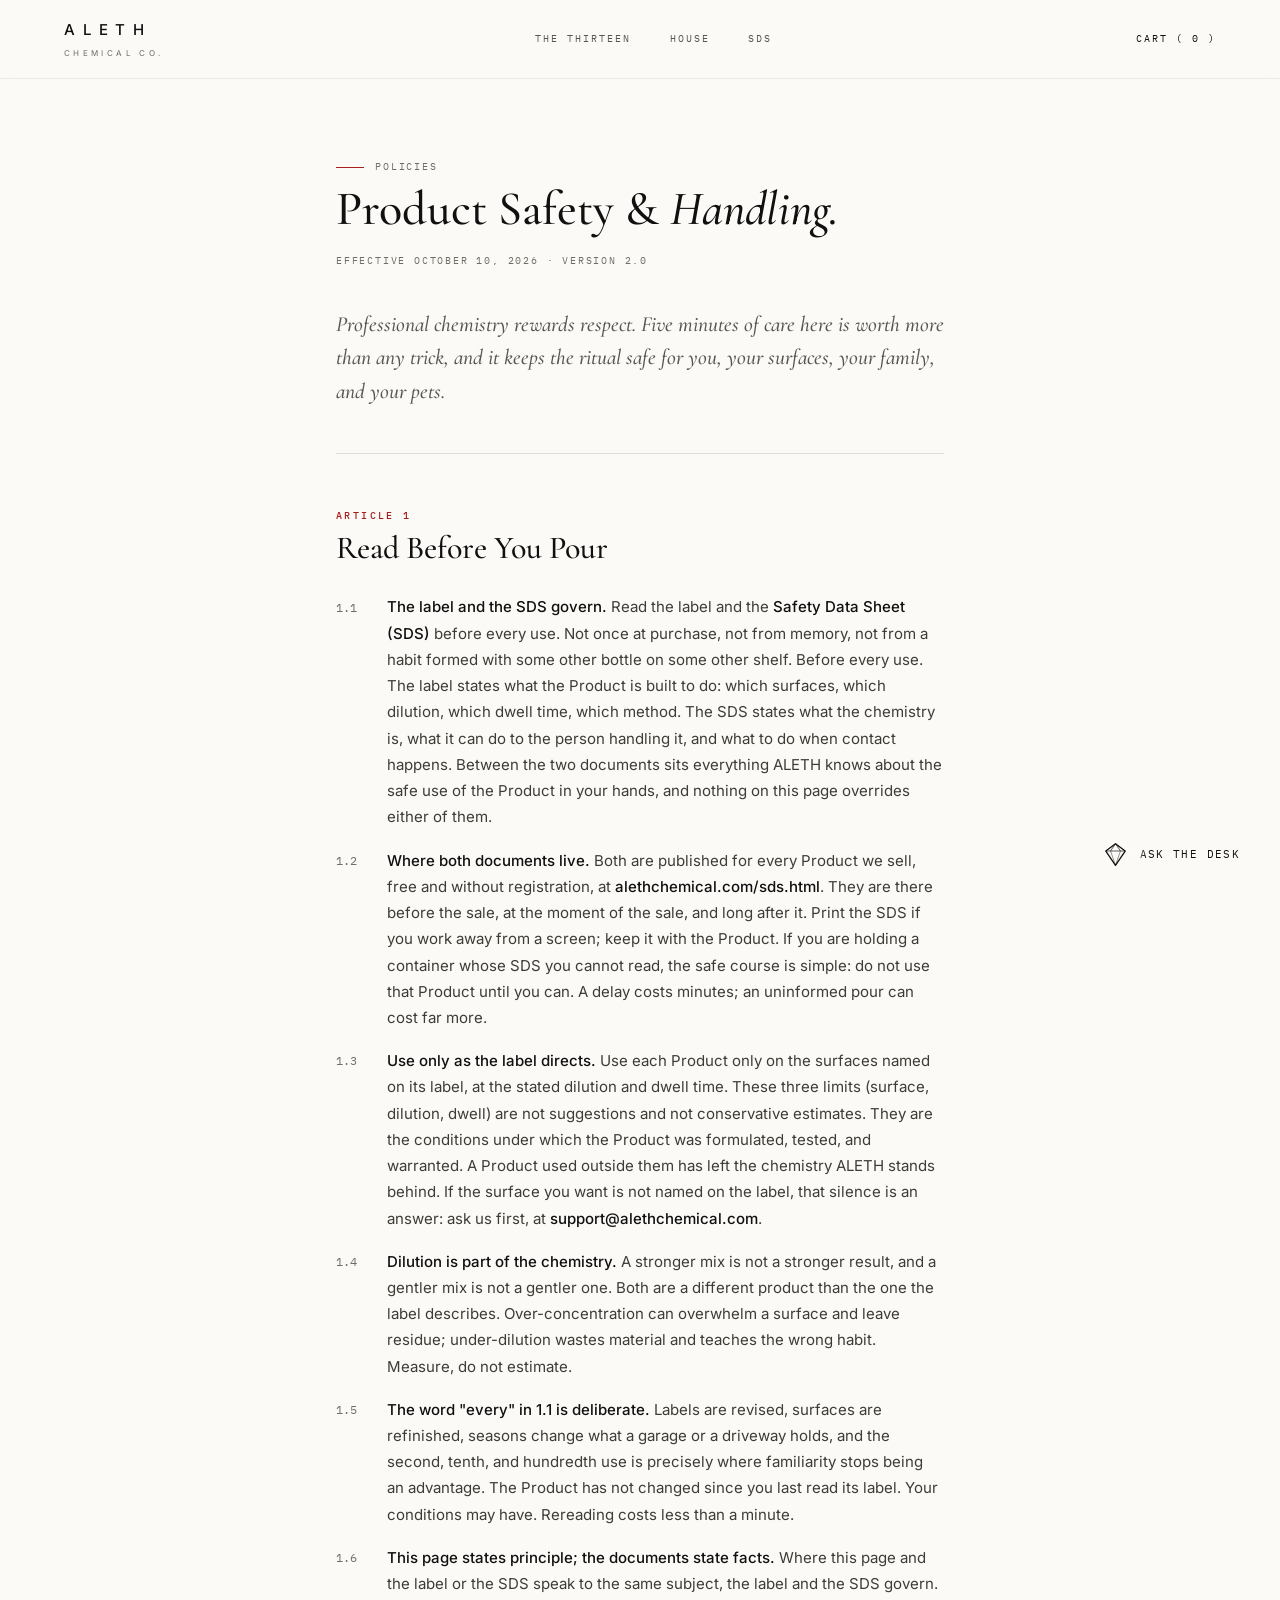
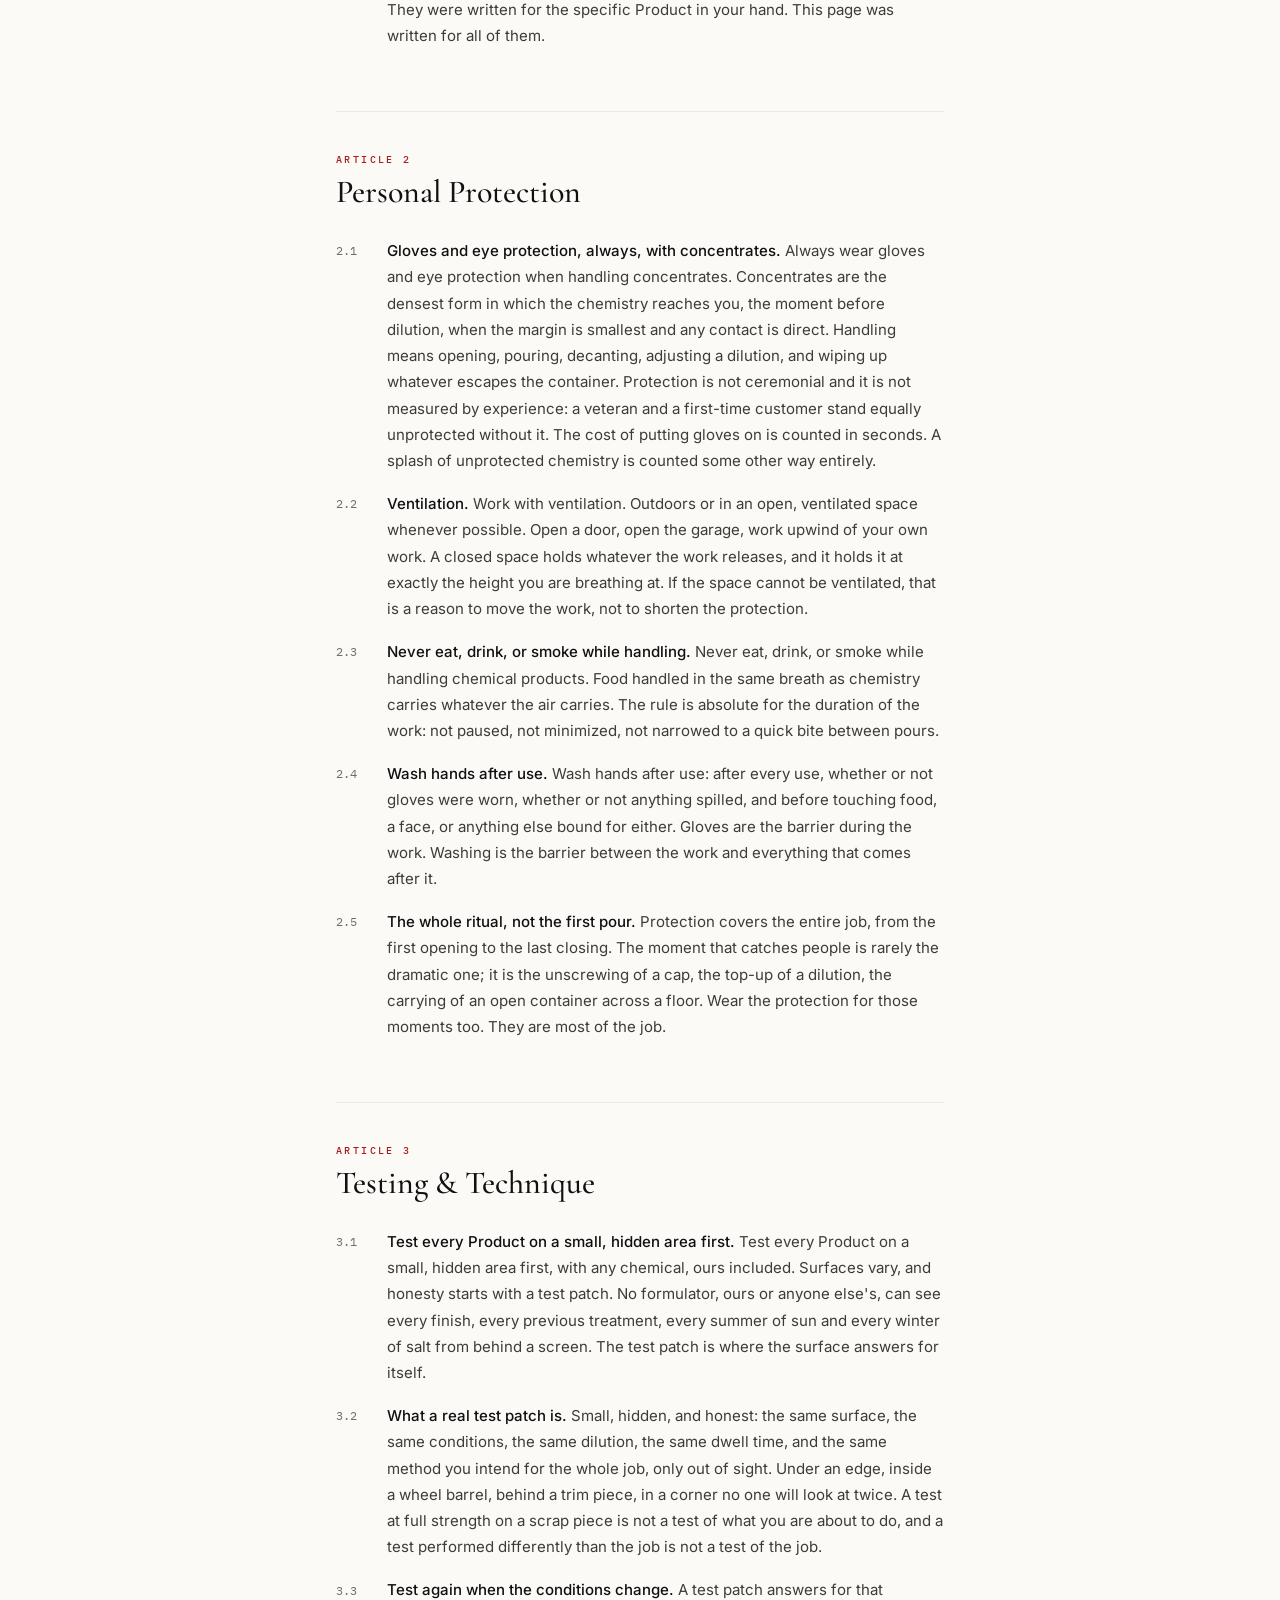
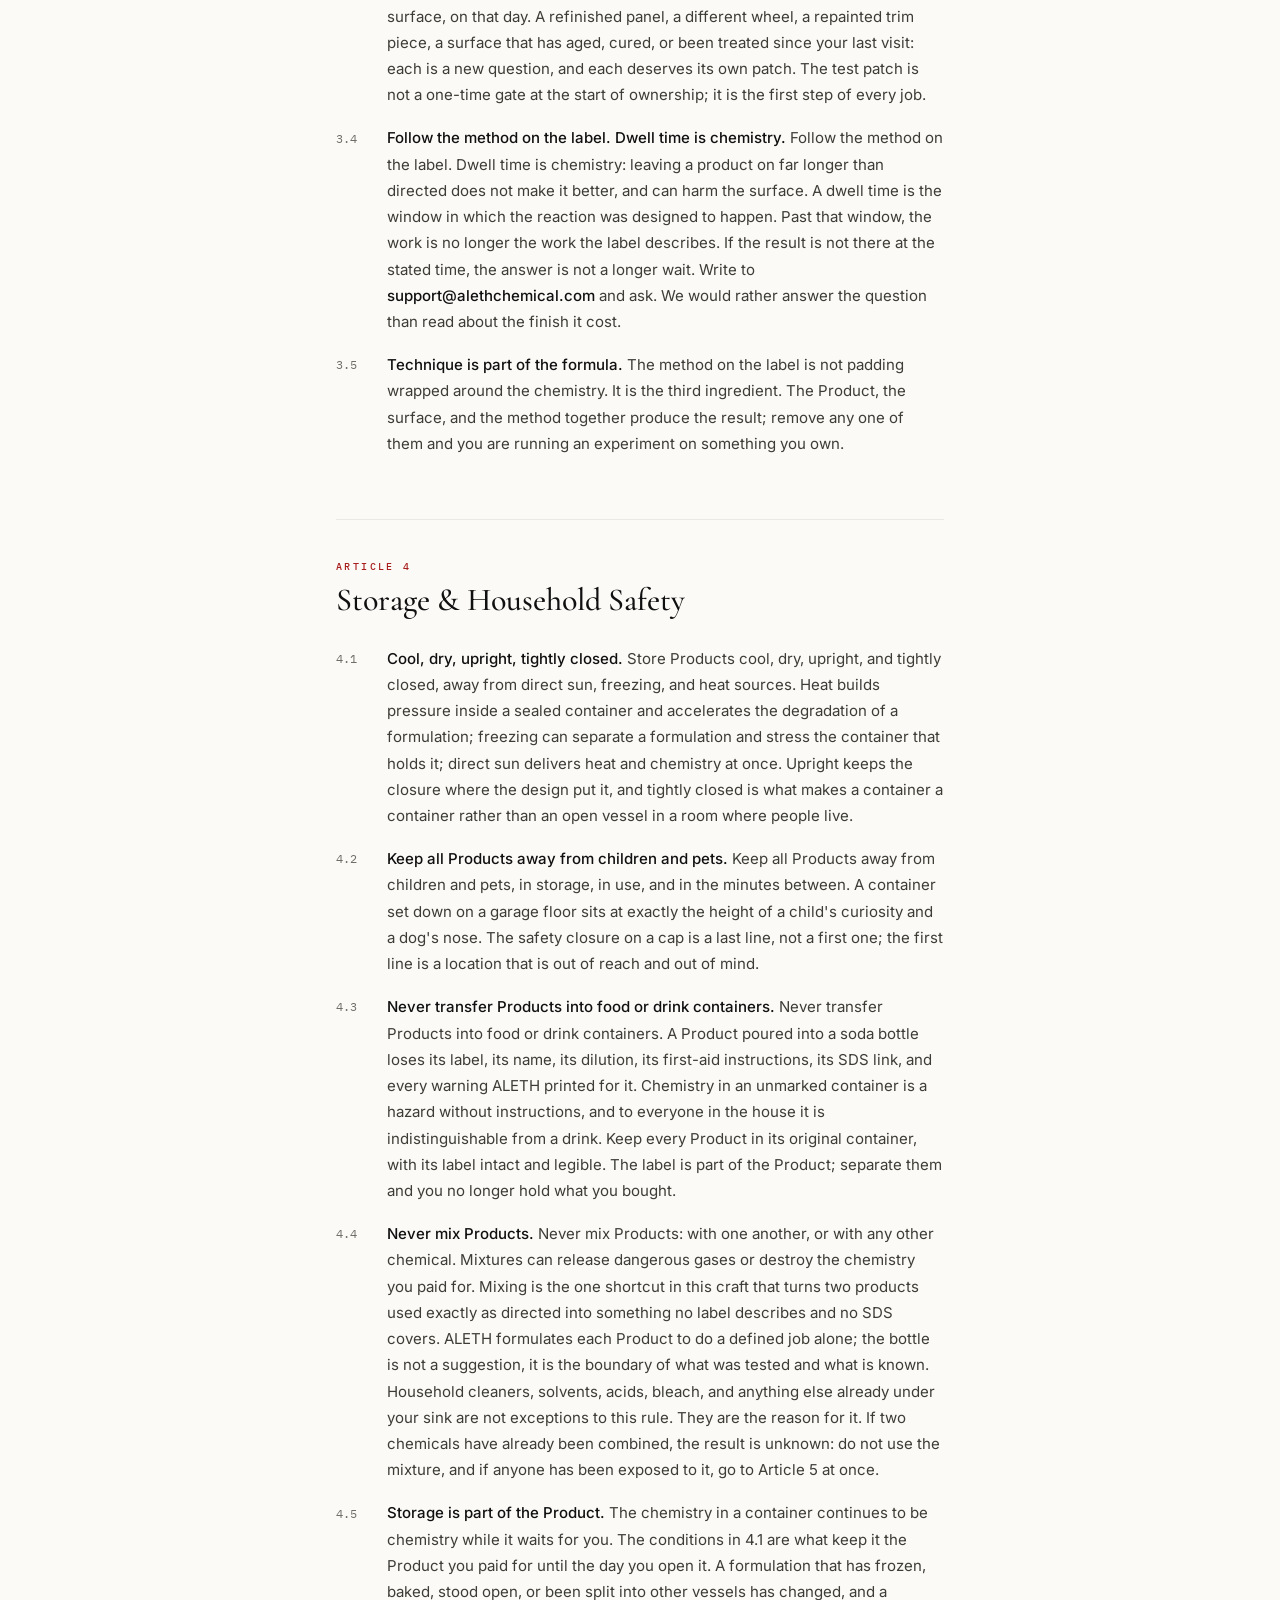
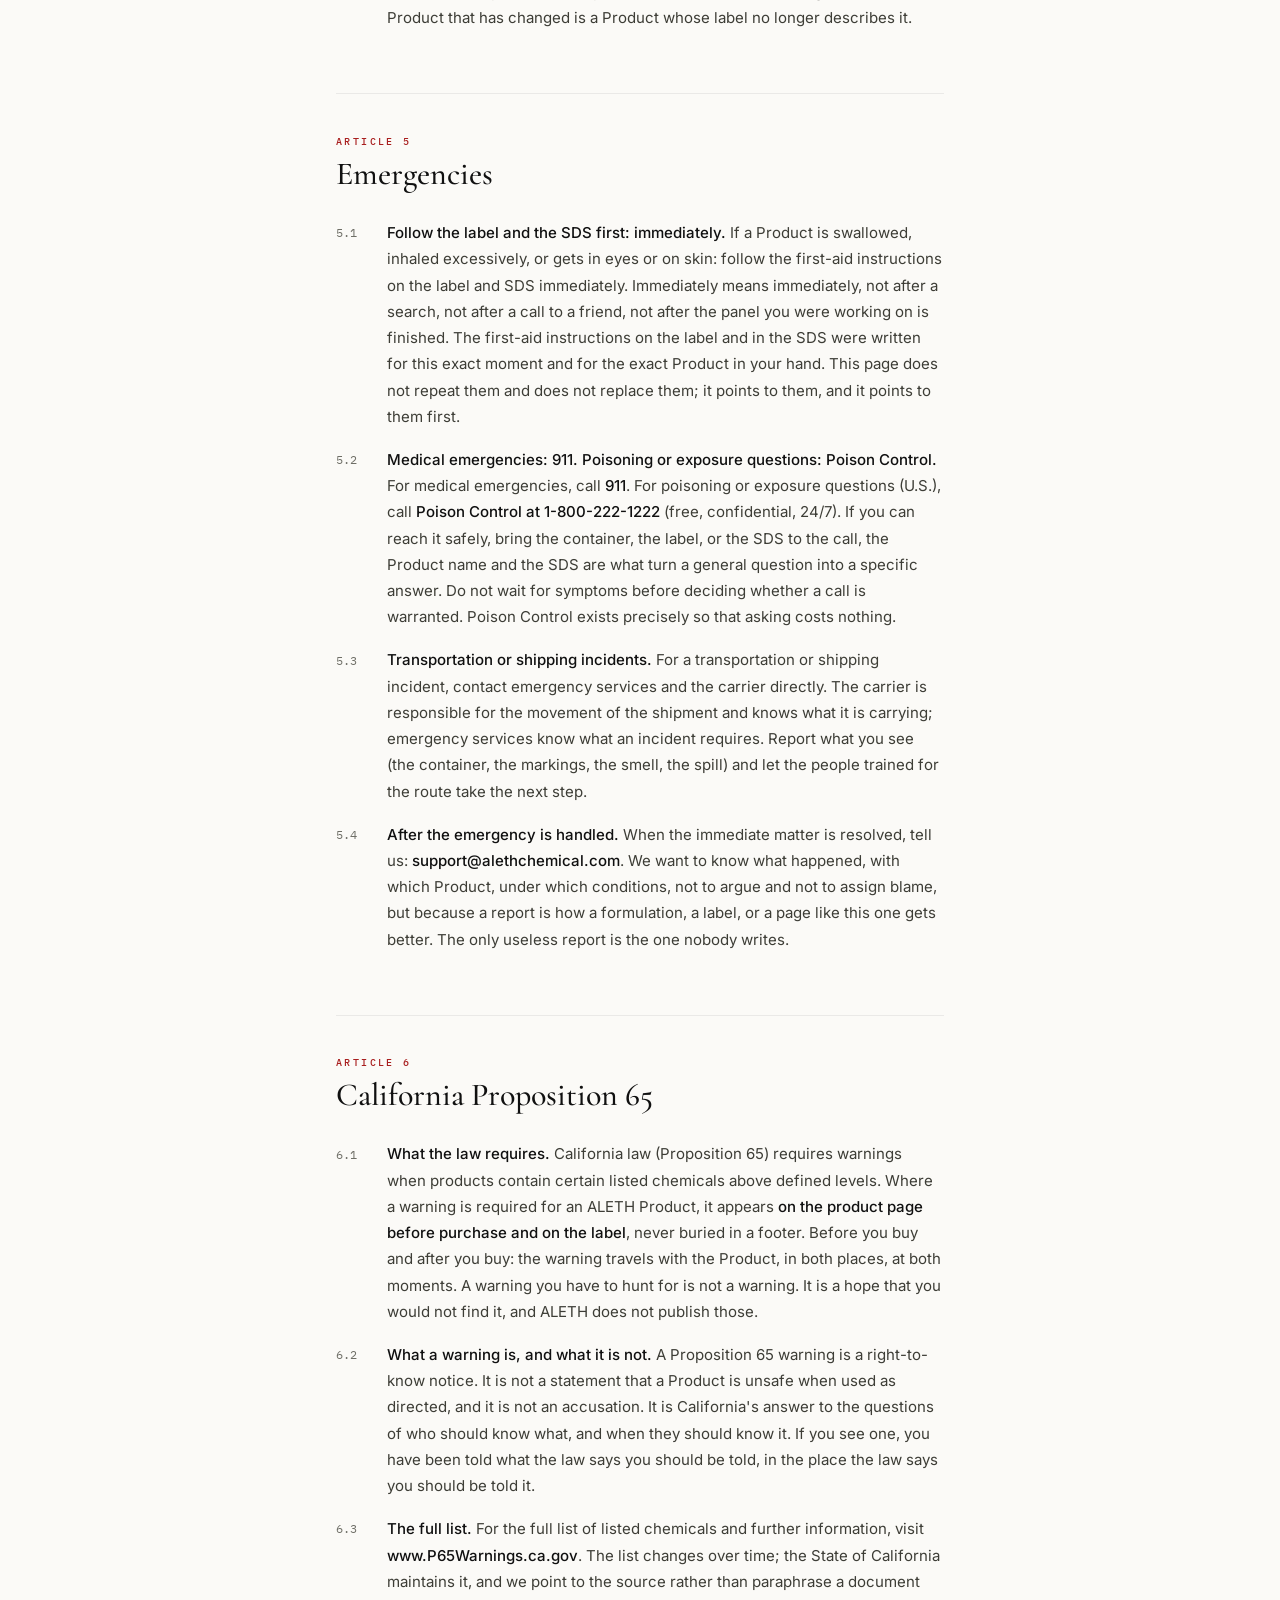
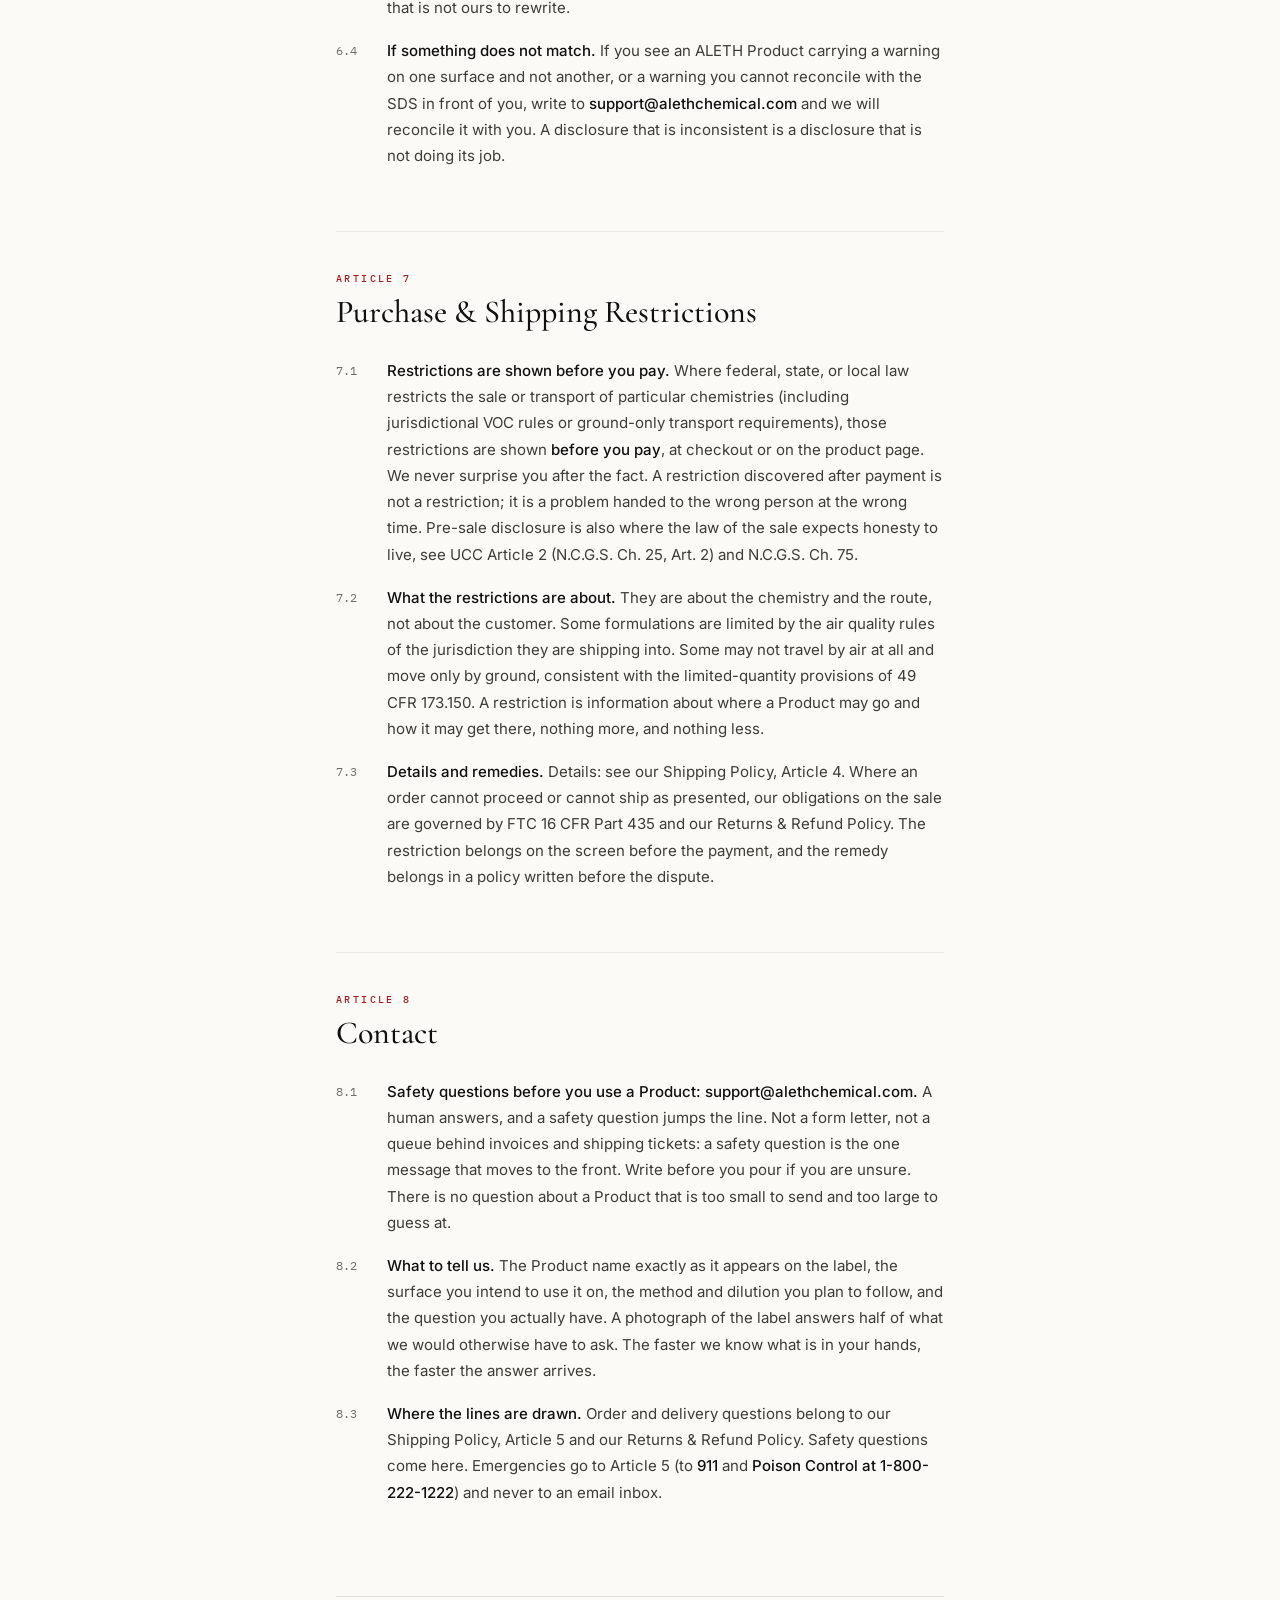
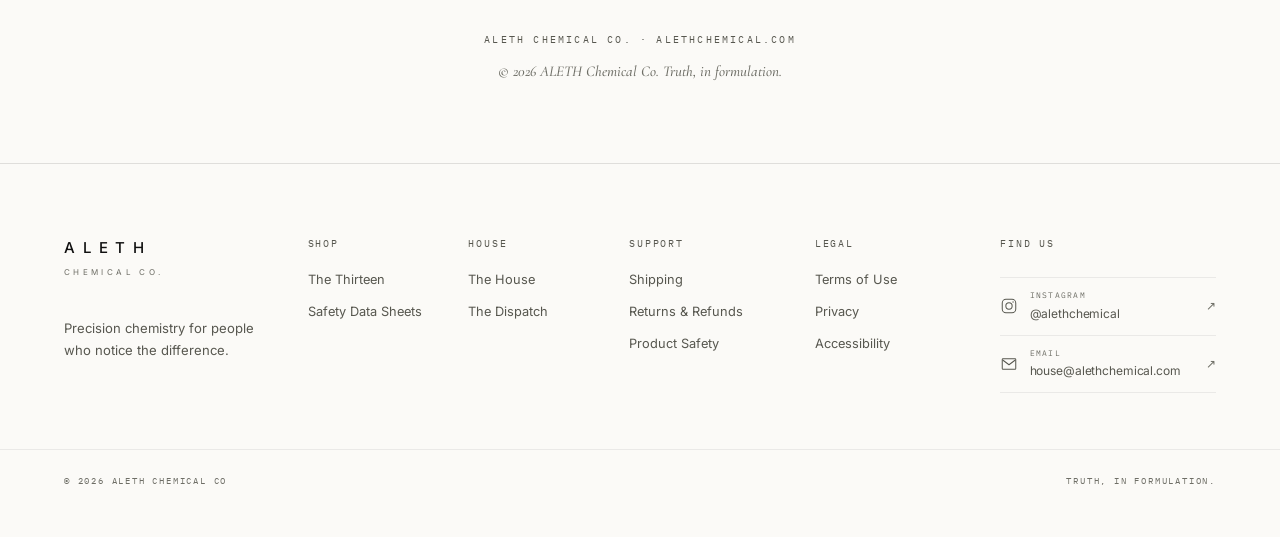
<file: safety.html>
<!DOCTYPE html>
<html lang="en">
<head>
<meta charset="UTF-8">
<meta name="robots" content="noindex, nofollow">
<meta name="viewport" content="width=device-width, initial-scale=1.0">
<title>Product Safety &amp; Handling · ALETH Chemical Co</title>
<meta name="description" content="Read the label and the SDS before every use. Gloves, ventilation, test patches, storage, emergencies: the whole safety practice, in plain language.">
<meta property="og:type" content="website">
<meta property="og:site_name" content="ALETH Chemical Co">
<meta property="og:title" content="Product Safety &amp; Handling · ALETH Chemical Co">
<meta property="og:description" content="Read the label and the SDS before every use. Gloves, ventilation, test patches, storage, emergencies: the whole safety practice, in plain language.">
<meta property="og:url" content="https://alethchemical.com/safety.html">
<meta property="og:image" content="https://alethchemical.com/assets/og-card.jpg">
<meta property="og:image:width" content="1200">
<meta property="og:image:height" content="630">
<meta name="twitter:card" content="summary_large_image">
<meta name="twitter:image" content="https://alethchemical.com/assets/og-card.jpg">
<meta name="twitter:title" content="Product Safety &amp; Handling · ALETH Chemical Co">
<meta name="twitter:description" content="Read the label and the SDS before every use. Gloves, ventilation, test patches, storage, emergencies: the whole safety practice, in plain language.">
<link rel="icon" href="favicon.svg" type="image/svg+xml">
<link rel="stylesheet" href="styles.css?v=mist43">
</head>
<body>
<header class="site-header">
  <a class="wordmark" href="index.html">ALETH<small>CHEMICAL CO.</small></a>
  <nav class="site-nav">
    <a class="nav-link" href="products.html">The Thirteen</a>
    <a class="nav-link" href="house.html">House</a>
    <a class="nav-link" href="sds.html">SDS</a>
  </nav>
  <a class="cart-link" href="#">Cart (<span id="cartBadge">0</span>)</a>
</header>
<main class="wrap policy">
  <p class="kicker mono">Policies</p>
  <h1 class="policy-title">Product Safety &amp; <em>Handling.</em></h1>
  <p class="pol-meta mono">Effective October 10, 2026 · Version 2.0</p>
  <p class="pol-lede"><em>Professional chemistry rewards respect. Five minutes of care here is worth more than any trick, and it keeps the ritual safe for you, your surfaces, your family, and your pets.</em></p>
  <section class="pol-art"><h2><span class="pol-art-n mono">Article 1</span><span class="pol-art-t">Read Before You Pour</span></h2>
  <p class="pol-p"><span class="pol-n">1.1</span><span><strong>The label and the SDS govern.</strong> Read the label and the <strong>Safety Data Sheet (SDS)</strong> before every use. Not once at purchase, not from memory, not from a habit formed with some other bottle on some other shelf. Before every use. The label states what the Product is built to do: which surfaces, which dilution, which dwell time, which method. The SDS states what the chemistry is, what it can do to the person handling it, and what to do when contact happens. Between the two documents sits everything ALETH knows about the safe use of the Product in your hands, and nothing on this page overrides either of them.</span></p>
  <p class="pol-p"><span class="pol-n">1.2</span><span><strong>Where both documents live.</strong> Both are published for every Product we sell, free and without registration, at <strong>alethchemical.com/sds.html</strong>. They are there before the sale, at the moment of the sale, and long after it. Print the SDS if you work away from a screen; keep it with the Product. If you are holding a container whose SDS you cannot read, the safe course is simple: do not use that Product until you can. A delay costs minutes; an uninformed pour can cost far more.</span></p>
  <p class="pol-p"><span class="pol-n">1.3</span><span><strong>Use only as the label directs.</strong> Use each Product only on the surfaces named on its label, at the stated dilution and dwell time. These three limits (surface, dilution, dwell) are not suggestions and not conservative estimates. They are the conditions under which the Product was formulated, tested, and warranted. A Product used outside them has left the chemistry ALETH stands behind. If the surface you want is not named on the label, that silence is an answer: ask us first, at <strong>support@alethchemical.com</strong>.</span></p>
  <p class="pol-p"><span class="pol-n">1.4</span><span><strong>Dilution is part of the chemistry.</strong> A stronger mix is not a stronger result, and a gentler mix is not a gentler one. Both are a different product than the one the label describes. Over-concentration can overwhelm a surface and leave residue; under-dilution wastes material and teaches the wrong habit. Measure, do not estimate.</span></p>
  <p class="pol-p"><span class="pol-n">1.5</span><span><strong>The word &quot;every&quot; in 1.1 is deliberate.</strong> Labels are revised, surfaces are refinished, seasons change what a garage or a driveway holds, and the second, tenth, and hundredth use is precisely where familiarity stops being an advantage. The Product has not changed since you last read its label. Your conditions may have. Rereading costs less than a minute.</span></p>
  <p class="pol-p"><span class="pol-n">1.6</span><span><strong>This page states principle; the documents state facts.</strong> Where this page and the label or the SDS speak to the same subject, the label and the SDS govern. They were written for the specific Product in your hand. This page was written for all of them.</span></p>
  </section><section class="pol-art"><h2><span class="pol-art-n mono">Article 2</span><span class="pol-art-t">Personal Protection</span></h2>
  <p class="pol-p"><span class="pol-n">2.1</span><span><strong>Gloves and eye protection, always, with concentrates.</strong> Always wear gloves and eye protection when handling concentrates. Concentrates are the densest form in which the chemistry reaches you, the moment before dilution, when the margin is smallest and any contact is direct. Handling means opening, pouring, decanting, adjusting a dilution, and wiping up whatever escapes the container. Protection is not ceremonial and it is not measured by experience: a veteran and a first-time customer stand equally unprotected without it. The cost of putting gloves on is counted in seconds. A splash of unprotected chemistry is counted some other way entirely.</span></p>
  <p class="pol-p"><span class="pol-n">2.2</span><span><strong>Ventilation.</strong> Work with ventilation. Outdoors or in an open, ventilated space whenever possible. Open a door, open the garage, work upwind of your own work. A closed space holds whatever the work releases, and it holds it at exactly the height you are breathing at. If the space cannot be ventilated, that is a reason to move the work, not to shorten the protection.</span></p>
  <p class="pol-p"><span class="pol-n">2.3</span><span><strong>Never eat, drink, or smoke while handling.</strong> Never eat, drink, or smoke while handling chemical products. Food handled in the same breath as chemistry carries whatever the air carries. The rule is absolute for the duration of the work: not paused, not minimized, not narrowed to a quick bite between pours.</span></p>
  <p class="pol-p"><span class="pol-n">2.4</span><span><strong>Wash hands after use.</strong> Wash hands after use: after every use, whether or not gloves were worn, whether or not anything spilled, and before touching food, a face, or anything else bound for either. Gloves are the barrier during the work. Washing is the barrier between the work and everything that comes after it.</span></p>
  <p class="pol-p"><span class="pol-n">2.5</span><span><strong>The whole ritual, not the first pour.</strong> Protection covers the entire job, from the first opening to the last closing. The moment that catches people is rarely the dramatic one; it is the unscrewing of a cap, the top-up of a dilution, the carrying of an open container across a floor. Wear the protection for those moments too. They are most of the job.</span></p>
  </section><section class="pol-art"><h2><span class="pol-art-n mono">Article 3</span><span class="pol-art-t">Testing &amp; Technique</span></h2>
  <p class="pol-p"><span class="pol-n">3.1</span><span><strong>Test every Product on a small, hidden area first.</strong> Test every Product on a small, hidden area first, with any chemical, ours included. Surfaces vary, and honesty starts with a test patch. No formulator, ours or anyone else&#x27;s, can see every finish, every previous treatment, every summer of sun and every winter of salt from behind a screen. The test patch is where the surface answers for itself.</span></p>
  <p class="pol-p"><span class="pol-n">3.2</span><span><strong>What a real test patch is.</strong> Small, hidden, and honest: the same surface, the same conditions, the same dilution, the same dwell time, and the same method you intend for the whole job, only out of sight. Under an edge, inside a wheel barrel, behind a trim piece, in a corner no one will look at twice. A test at full strength on a scrap piece is not a test of what you are about to do, and a test performed differently than the job is not a test of the job.</span></p>
  <p class="pol-p"><span class="pol-n">3.3</span><span><strong>Test again when the conditions change.</strong> A test patch answers for that surface, on that day. A refinished panel, a different wheel, a repainted trim piece, a surface that has aged, cured, or been treated since your last visit: each is a new question, and each deserves its own patch. The test patch is not a one-time gate at the start of ownership; it is the first step of every job.</span></p>
  <p class="pol-p"><span class="pol-n">3.4</span><span><strong>Follow the method on the label. Dwell time is chemistry.</strong> Follow the method on the label. Dwell time is chemistry: leaving a product on far longer than directed does not make it better, and can harm the surface. A dwell time is the window in which the reaction was designed to happen. Past that window, the work is no longer the work the label describes. If the result is not there at the stated time, the answer is not a longer wait. Write to <strong>support@alethchemical.com</strong> and ask. We would rather answer the question than read about the finish it cost.</span></p>
  <p class="pol-p"><span class="pol-n">3.5</span><span><strong>Technique is part of the formula.</strong> The method on the label is not padding wrapped around the chemistry. It is the third ingredient. The Product, the surface, and the method together produce the result; remove any one of them and you are running an experiment on something you own.</span></p>
  </section><section class="pol-art"><h2><span class="pol-art-n mono">Article 4</span><span class="pol-art-t">Storage &amp; Household Safety</span></h2>
  <p class="pol-p"><span class="pol-n">4.1</span><span><strong>Cool, dry, upright, tightly closed.</strong> Store Products cool, dry, upright, and tightly closed, away from direct sun, freezing, and heat sources. Heat builds pressure inside a sealed container and accelerates the degradation of a formulation; freezing can separate a formulation and stress the container that holds it; direct sun delivers heat and chemistry at once. Upright keeps the closure where the design put it, and tightly closed is what makes a container a container rather than an open vessel in a room where people live.</span></p>
  <p class="pol-p"><span class="pol-n">4.2</span><span><strong>Keep all Products away from children and pets.</strong> Keep all Products away from children and pets, in storage, in use, and in the minutes between. A container set down on a garage floor sits at exactly the height of a child&#x27;s curiosity and a dog&#x27;s nose. The safety closure on a cap is a last line, not a first one; the first line is a location that is out of reach and out of mind.</span></p>
  <p class="pol-p"><span class="pol-n">4.3</span><span><strong>Never transfer Products into food or drink containers.</strong> Never transfer Products into food or drink containers. A Product poured into a soda bottle loses its label, its name, its dilution, its first-aid instructions, its SDS link, and every warning ALETH printed for it. Chemistry in an unmarked container is a hazard without instructions, and to everyone in the house it is indistinguishable from a drink. Keep every Product in its original container, with its label intact and legible. The label is part of the Product; separate them and you no longer hold what you bought.</span></p>
  <p class="pol-p"><span class="pol-n">4.4</span><span><strong>Never mix Products.</strong> Never mix Products: with one another, or with any other chemical. Mixtures can release dangerous gases or destroy the chemistry you paid for. Mixing is the one shortcut in this craft that turns two products used exactly as directed into something no label describes and no SDS covers. ALETH formulates each Product to do a defined job alone; the bottle is not a suggestion, it is the boundary of what was tested and what is known. Household cleaners, solvents, acids, bleach, and anything else already under your sink are not exceptions to this rule. They are the reason for it. If two chemicals have already been combined, the result is unknown: do not use the mixture, and if anyone has been exposed to it, go to Article 5 at once.</span></p>
  <p class="pol-p"><span class="pol-n">4.5</span><span><strong>Storage is part of the Product.</strong> The chemistry in a container continues to be chemistry while it waits for you. The conditions in 4.1 are what keep it the Product you paid for until the day you open it. A formulation that has frozen, baked, stood open, or been split into other vessels has changed, and a Product that has changed is a Product whose label no longer describes it.</span></p>
  </section><section class="pol-art"><h2><span class="pol-art-n mono">Article 5</span><span class="pol-art-t">Emergencies</span></h2>
  <p class="pol-p"><span class="pol-n">5.1</span><span><strong>Follow the label and the SDS first: immediately.</strong> If a Product is swallowed, inhaled excessively, or gets in eyes or on skin: follow the first-aid instructions on the label and SDS immediately. Immediately means immediately, not after a search, not after a call to a friend, not after the panel you were working on is finished. The first-aid instructions on the label and in the SDS were written for this exact moment and for the exact Product in your hand. This page does not repeat them and does not replace them; it points to them, and it points to them first.</span></p>
  <p class="pol-p"><span class="pol-n">5.2</span><span><strong>Medical emergencies: 911. Poisoning or exposure questions: Poison Control.</strong> For medical emergencies, call <strong>911</strong>. For poisoning or exposure questions (U.S.), call <strong>Poison Control at 1-800-222-1222</strong> (free, confidential, 24/7). If you can reach it safely, bring the container, the label, or the SDS to the call, the Product name and the SDS are what turn a general question into a specific answer. Do not wait for symptoms before deciding whether a call is warranted. Poison Control exists precisely so that asking costs nothing.</span></p>
  <p class="pol-p"><span class="pol-n">5.3</span><span><strong>Transportation or shipping incidents.</strong> For a transportation or shipping incident, contact emergency services and the carrier directly. The carrier is responsible for the movement of the shipment and knows what it is carrying; emergency services know what an incident requires. Report what you see (the container, the markings, the smell, the spill) and let the people trained for the route take the next step.</span></p>
  <p class="pol-p"><span class="pol-n">5.4</span><span><strong>After the emergency is handled.</strong> When the immediate matter is resolved, tell us: <strong>support@alethchemical.com</strong>. We want to know what happened, with which Product, under which conditions, not to argue and not to assign blame, but because a report is how a formulation, a label, or a page like this one gets better. The only useless report is the one nobody writes.</span></p>
  </section><section class="pol-art"><h2><span class="pol-art-n mono">Article 6</span><span class="pol-art-t">California Proposition 65</span></h2>
  <p class="pol-p"><span class="pol-n">6.1</span><span><strong>What the law requires.</strong> California law (Proposition 65) requires warnings when products contain certain listed chemicals above defined levels. Where a warning is required for an ALETH Product, it appears <strong>on the product page before purchase and on the label</strong>, never buried in a footer. Before you buy and after you buy: the warning travels with the Product, in both places, at both moments. A warning you have to hunt for is not a warning. It is a hope that you would not find it, and ALETH does not publish those.</span></p>
  <p class="pol-p"><span class="pol-n">6.2</span><span><strong>What a warning is, and what it is not.</strong> A Proposition 65 warning is a right-to-know notice. It is not a statement that a Product is unsafe when used as directed, and it is not an accusation. It is California&#x27;s answer to the questions of who should know what, and when they should know it. If you see one, you have been told what the law says you should be told, in the place the law says you should be told it.</span></p>
  <p class="pol-p"><span class="pol-n">6.3</span><span><strong>The full list.</strong> For the full list of listed chemicals and further information, visit <strong>www.P65Warnings.ca.gov</strong>. The list changes over time; the State of California maintains it, and we point to the source rather than paraphrase a document that is not ours to rewrite.</span></p>
  <p class="pol-p"><span class="pol-n">6.4</span><span><strong>If something does not match.</strong> If you see an ALETH Product carrying a warning on one surface and not another, or a warning you cannot reconcile with the SDS in front of you, write to <strong>support@alethchemical.com</strong> and we will reconcile it with you. A disclosure that is inconsistent is a disclosure that is not doing its job.</span></p>
  </section><section class="pol-art"><h2><span class="pol-art-n mono">Article 7</span><span class="pol-art-t">Purchase &amp; Shipping Restrictions</span></h2>
  <p class="pol-p"><span class="pol-n">7.1</span><span><strong>Restrictions are shown before you pay.</strong> Where federal, state, or local law restricts the sale or transport of particular chemistries (including jurisdictional VOC rules or ground-only transport requirements), those restrictions are shown <strong>before you pay</strong>, at checkout or on the product page. We never surprise you after the fact. A restriction discovered after payment is not a restriction; it is a problem handed to the wrong person at the wrong time. Pre-sale disclosure is also where the law of the sale expects honesty to live, see UCC Article 2 (N.C.G.S. Ch. 25, Art. 2) and N.C.G.S. Ch. 75.</span></p>
  <p class="pol-p"><span class="pol-n">7.2</span><span><strong>What the restrictions are about.</strong> They are about the chemistry and the route, not about the customer. Some formulations are limited by the air quality rules of the jurisdiction they are shipping into. Some may not travel by air at all and move only by ground, consistent with the limited-quantity provisions of 49 CFR 173.150. A restriction is information about where a Product may go and how it may get there, nothing more, and nothing less.</span></p>
  <p class="pol-p"><span class="pol-n">7.3</span><span><strong>Details and remedies.</strong> Details: see our Shipping Policy, Article 4. Where an order cannot proceed or cannot ship as presented, our obligations on the sale are governed by FTC 16 CFR Part 435 and our Returns &amp; Refund Policy. The restriction belongs on the screen before the payment, and the remedy belongs in a policy written before the dispute.</span></p>
  </section><section class="pol-art"><h2><span class="pol-art-n mono">Article 8</span><span class="pol-art-t">Contact</span></h2>
  <p class="pol-p"><span class="pol-n">8.1</span><span><strong>Safety questions before you use a Product: support@alethchemical.com.</strong> A human answers, and a safety question jumps the line. Not a form letter, not a queue behind invoices and shipping tickets: a safety question is the one message that moves to the front. Write before you pour if you are unsure. There is no question about a Product that is too small to send and too large to guess at.</span></p>
  <p class="pol-p"><span class="pol-n">8.2</span><span><strong>What to tell us.</strong> The Product name exactly as it appears on the label, the surface you intend to use it on, the method and dilution you plan to follow, and the question you actually have. A photograph of the label answers half of what we would otherwise have to ask. The faster we know what is in your hands, the faster the answer arrives.</span></p>
  <p class="pol-p"><span class="pol-n">8.3</span><span><strong>Where the lines are drawn.</strong> Order and delivery questions belong to our Shipping Policy, Article 5 and our Returns &amp; Refund Policy. Safety questions come here. Emergencies go to Article 5 (to <strong>911</strong> and <strong>Poison Control at 1-800-222-1222</strong>) and never to an email inbox.</span></p>
</section>
  <div class="pol-colophon">
    <p class="mono">ALETH Chemical Co. · alethchemical.com</p>
    <p class="pol-copy"><em>© 2026 ALETH Chemical Co. Truth, in formulation.</em></p>
  </div>
</main>
<footer class="site-footer">
  <div class="wrap footer-grid">
    <div class="footer-brand">
      <a class="wordmark" href="index.html">ALETH<small>CHEMICAL CO.</small></a>
      <p>Precision chemistry for people who notice the difference.</p>
    </div>
    <div class="footer-col">
      <p class="mono footer-head">Shop</p>
      <a href="products.html">The Thirteen</a>
      <a href="sds.html">Safety Data Sheets</a>
    </div>
    <div class="footer-col">
      <p class="mono footer-head">House</p>
      <a href="house.html">The House</a>
      <a href="index.html#dispatch">The Dispatch</a>
    </div>
    <div class="footer-col">
      <p class="mono footer-head">Support</p>
      <a href="shipping.html">Shipping</a>
      <a href="returns.html">Returns &amp; Refunds</a>
      <a href="safety.html">Product Safety</a>
    </div>
    <div class="footer-col">
      <p class="mono footer-head">Legal</p>
      <a href="terms.html">Terms of Use</a>
      <a href="privacy.html">Privacy</a>
      <a href="accessibility.html">Accessibility</a>
    </div>
    <div class="footer-col footer-contact">
      <p class="mono footer-head">Find us</p>
      <div class="footer-contact-list">
        <a class="footer-contact-row" href="https://www.instagram.com/alethchemical/" aria-label="Instagram, @alethchemical" target="_blank" rel="noopener">
          <span class="footer-contact-icon" aria-hidden="true"><svg viewBox="0 0 24 24" fill="none" stroke="currentColor" stroke-width="1.35"><rect x="3" y="3" width="18" height="18" rx="5"/><circle cx="12" cy="12" r="4.2"/><circle cx="17.4" cy="6.6" r="0.9" fill="currentColor" stroke="none"/></svg></span>
          <span class="footer-contact-copy"><span class="footer-contact-label">Instagram</span><span class="footer-contact-value">@alethchemical</span></span>
          <span class="footer-contact-arrow" aria-hidden="true">&#8599;</span>
        </a>
        <a class="footer-contact-row" href="mailto:house@alethchemical.com">
          <span class="footer-contact-icon" aria-hidden="true"><svg viewBox="0 0 24 24" fill="none" stroke="currentColor" stroke-width="1.35" stroke-linecap="round" stroke-linejoin="round"><rect x="3" y="5" width="18" height="14" rx="1"/><path d="m4 7 8 6 8-6"/></svg></span>
          <span class="footer-contact-copy"><span class="footer-contact-label">Email</span><span class="footer-contact-value">house@alethchemical.com</span></span>
          <span class="footer-contact-arrow" aria-hidden="true">&#8599;</span>
        </a>
      </div>
    </div>
  </div>
  <div class="wrap footer-base">
    <span>© 2026 Aleth Chemical Co</span>
    <span>Truth, in formulation.</span>
  </div>
</footer>
<script src="data.js"></script>
<script src="cart.js?v=mist42"></script>
<script src="desk-widget.js?v=6" defer></script>
</body>
</html>
</file>
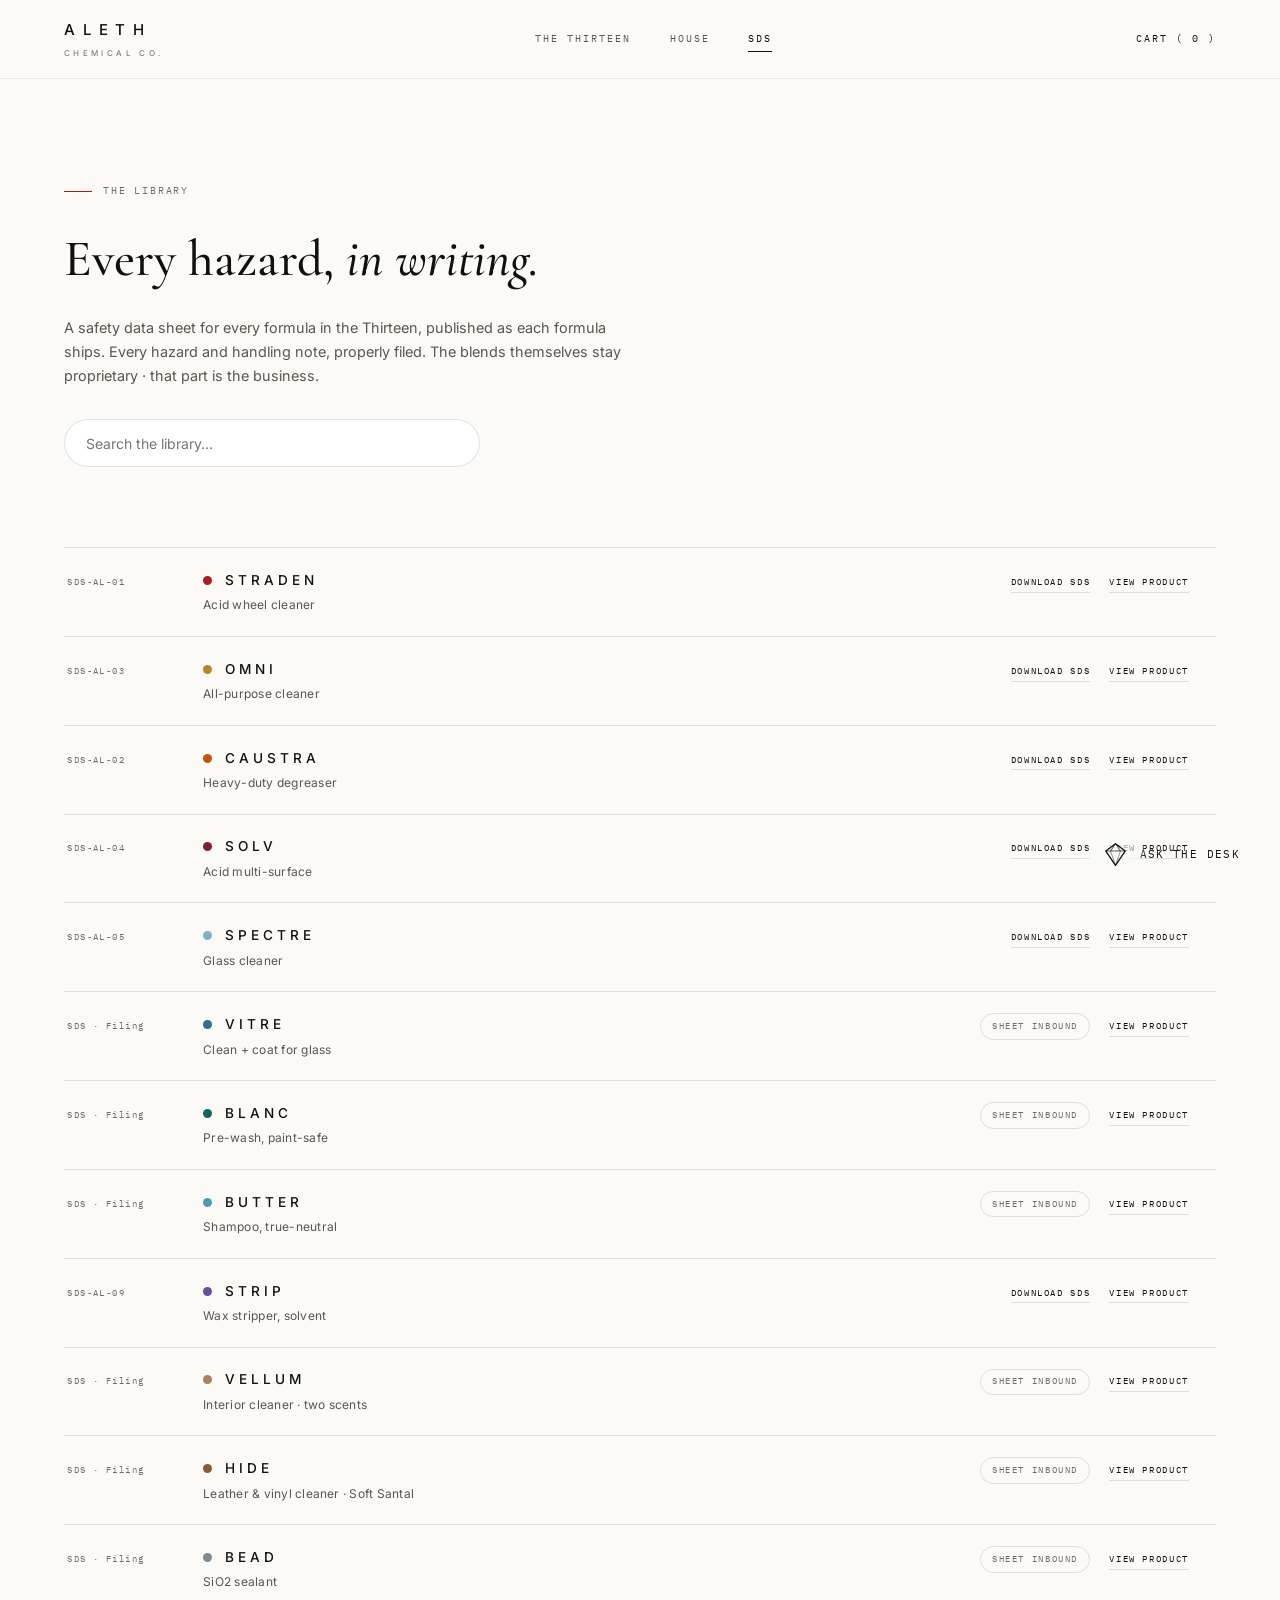
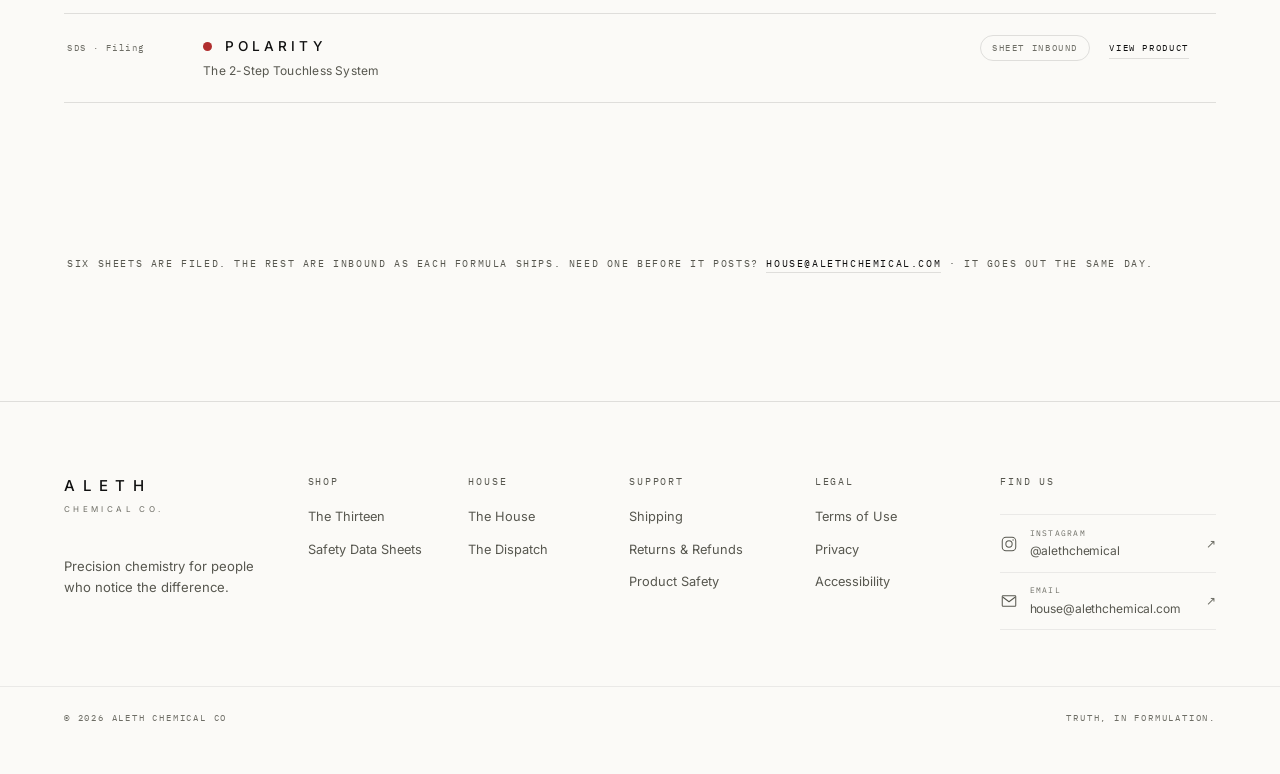
<file: sds.html>
<!DOCTYPE html>
<html lang="en">
<head>
<meta charset="UTF-8">
<meta name="robots" content="noindex, nofollow">
  <meta name="viewport" content="width=device-width, initial-scale=1.0, viewport-fit=cover">
<meta name="theme-color" content="#FBFAF7">
<link rel="apple-touch-icon" href="assets/apple-touch-icon.png">
<title>Safety Data Sheets · ALETH Chemical Co</title>
<meta name="description" content="Every hazard, in writing. An SDS for every bottle in the Thirteen.">
<meta property="og:type" content="website">
<meta property="og:site_name" content="ALETH Chemical Co">
<meta property="og:title" content="Safety Data Sheets · ALETH Chemical Co">
<meta property="og:description" content="Every hazard, in writing. An SDS for every bottle in the Thirteen.">
<meta property="og:url" content="https://alethchemical.com/sds.html">
<meta property="og:image" content="https://alethchemical.com/assets/og-card.jpg">
<meta property="og:image:width" content="1200">
<meta property="og:image:height" content="630">
<meta name="twitter:card" content="summary_large_image">
<meta name="twitter:image" content="https://alethchemical.com/assets/og-card.jpg">
<meta name="twitter:title" content="Safety Data Sheets · ALETH Chemical Co">
<meta name="twitter:description" content="Every hazard, in writing. An SDS for every bottle in the Thirteen.">
<link rel="icon" href="favicon.svg" type="image/svg+xml">
<link rel="stylesheet" href="styles.css?v=mist43">
</head>
<body>

<header class="site-header">
  <a class="wordmark" href="index.html">ALETH<small>CHEMICAL CO.</small></a>
  <nav class="site-nav">
    <a class="nav-link" href="products.html">The Thirteen</a>
    <a class="nav-link" href="house.html">House</a>
    <a class="nav-link is-here" href="sds.html">SDS</a>
  </nav>
  <a class="cart-link" href="#">Cart (<span id="cartBadge">0</span>)</a>
</header>

<main>

<section class="page-head">
  <div class="wrap">
    <p class="kicker mono reveal">The library</p>
    <h1 class="reveal">Every hazard, <em>in writing.</em></h1>
    <p class="lede reveal">A safety data sheet for every formula in the Thirteen, published as each formula ships. Every hazard and handling note, properly filed. The blends themselves stay proprietary · that part is the business.</p>
    <div class="sds-search mt-4 reveal"><input type="search" id="sdsQ" placeholder="Search the library…" aria-label="Search safety data sheets"></div>
  </div>
</section>

<div class="wrap">
  <div class="sds-list" id="sdsList"></div>
  <p class="mono" id="sdsEmpty" style="display:none;padding-bottom:var(--section)">Nothing by that name in the Thirteen.</p>
  <p class="mono sds-note-line reveal">Six sheets are filed. The rest are inbound as each formula ships. Need one before it posts? <a href="mailto:house@alethchemical.com">house@alethchemical.com</a> · it goes out the same day.</p>
</div>

</main>

<footer class="site-footer">
  <div class="wrap footer-grid">
    <div class="footer-brand">
      <a class="wordmark" href="index.html">ALETH<small>CHEMICAL CO.</small></a>
      <p>Precision chemistry for people who notice the difference.</p>
    </div>
    <div class="footer-col">
      <p class="mono footer-head">Shop</p>
      <a href="products.html">The Thirteen</a>
      <a href="sds.html">Safety Data Sheets</a>
    </div>
    <div class="footer-col">
      <p class="mono footer-head">House</p>
      <a href="house.html">The House</a>
      <a href="index.html#dispatch">The Dispatch</a>
    </div>
    <div class="footer-col">
      <p class="mono footer-head">Support</p>
      <a href="shipping.html">Shipping</a>
      <a href="returns.html">Returns &amp; Refunds</a>
      <a href="safety.html">Product Safety</a>
    </div>
    <div class="footer-col">
      <p class="mono footer-head">Legal</p>
      <a href="terms.html">Terms of Use</a>
      <a href="privacy.html">Privacy</a>
      <a href="accessibility.html">Accessibility</a>
    </div>
    <div class="footer-col footer-contact">
      <p class="mono footer-head">Find us</p>
      <div class="footer-contact-list">
        <a class="footer-contact-row" href="https://www.instagram.com/alethchemical/" aria-label="Instagram, @alethchemical" target="_blank" rel="noopener">
          <span class="footer-contact-icon" aria-hidden="true"><svg viewBox="0 0 24 24" fill="none" stroke="currentColor" stroke-width="1.35"><rect x="3" y="3" width="18" height="18" rx="5"/><circle cx="12" cy="12" r="4.2"/><circle cx="17.4" cy="6.6" r="0.9" fill="currentColor" stroke="none"/></svg></span>
          <span class="footer-contact-copy"><span class="footer-contact-label">Instagram</span><span class="footer-contact-value">@alethchemical</span></span>
          <span class="footer-contact-arrow" aria-hidden="true">&#8599;</span>
        </a>
        <a class="footer-contact-row" href="mailto:house@alethchemical.com">
          <span class="footer-contact-icon" aria-hidden="true"><svg viewBox="0 0 24 24" fill="none" stroke="currentColor" stroke-width="1.35" stroke-linecap="round" stroke-linejoin="round"><rect x="3" y="5" width="18" height="14" rx="1"/><path d="m4 7 8 6 8-6"/></svg></span>
          <span class="footer-contact-copy"><span class="footer-contact-label">Email</span><span class="footer-contact-value">house@alethchemical.com</span></span>
          <span class="footer-contact-arrow" aria-hidden="true">&#8599;</span>
        </a>
      </div>
    </div>
  </div>
  <div class="wrap footer-base">
    <span>© 2026 Aleth Chemical Co</span>
    <span>Truth, in formulation.</span>
  </div>
</footer>

<script src="data.js"></script>
<script src="cart.js?v=mist42"></script>
<script>
(function(){
  var list = document.getElementById('sdsList');
  function render(q){
    var ql = (q || '').toLowerCase();
    var shown = window.PRODUCTS.filter(function(p){
      return !ql || p.name.toLowerCase().indexOf(ql) > -1 || p.kind.toLowerCase().indexOf(ql) > -1;
    });
    list.innerHTML = shown.map(function(p){
      return '<div class="sds-row reveal is-in" style="--acc:' + p.accent + '">' +
        '<span class="sds-id">' + ({wheel:'SDS-AL-01',alkaline:'SDS-AL-02',everything:'SDS-AL-03','multi-purpose':'SDS-AL-04',glass:'SDS-AL-05',strip:'SDS-AL-09'}[p.id] || 'SDS · Filing') + '</span>' +
        '<span class="sds-name"><span class="sds-dot" style="display:inline-block;margin-right:0.8rem;vertical-align:baseline"></span>' + p.name + '<small>' + p.kind + '</small></span>' +
        '<span class="sds-actions">' + (window.WAVE1.indexOf(p.id) > -1
          ? '<a class="sds-dl" href="assets/sds/sds-' + p.id + '.pdf?v=mist42" download>Download SDS</a>'
          : '<span class="sds-inbound mono">Sheet inbound</span>') + '<a class="sds-dl" href="product.html?id=' + p.id + '">View product</a></span>' +
      '</div>';
    }).join('');
    document.getElementById('sdsEmpty').style.display = shown.length ? 'none' : '';
  }
  render('');
  document.getElementById('sdsQ').addEventListener('input', function(e){ render(e.target.value); });
})();
</script>
<script src="desk-widget.js?v=6" defer></script>
</body>
</html>
</file>
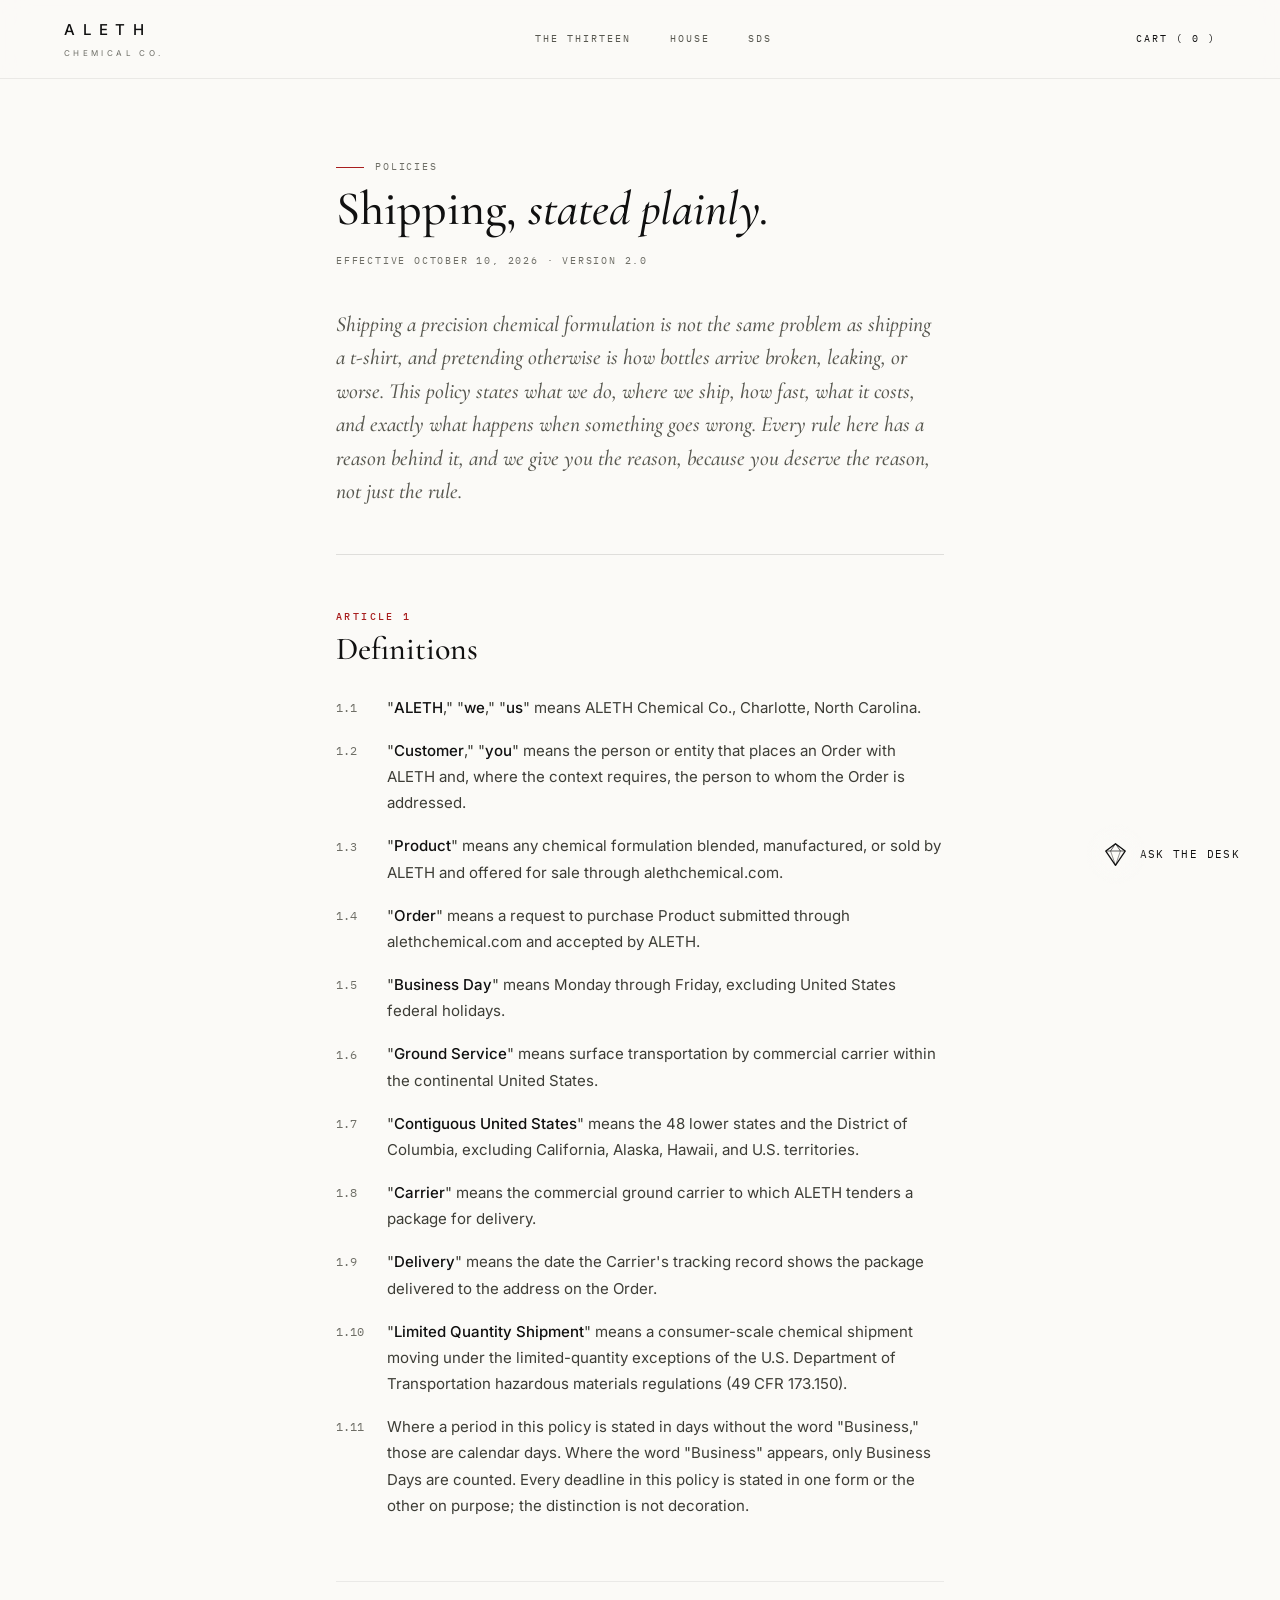
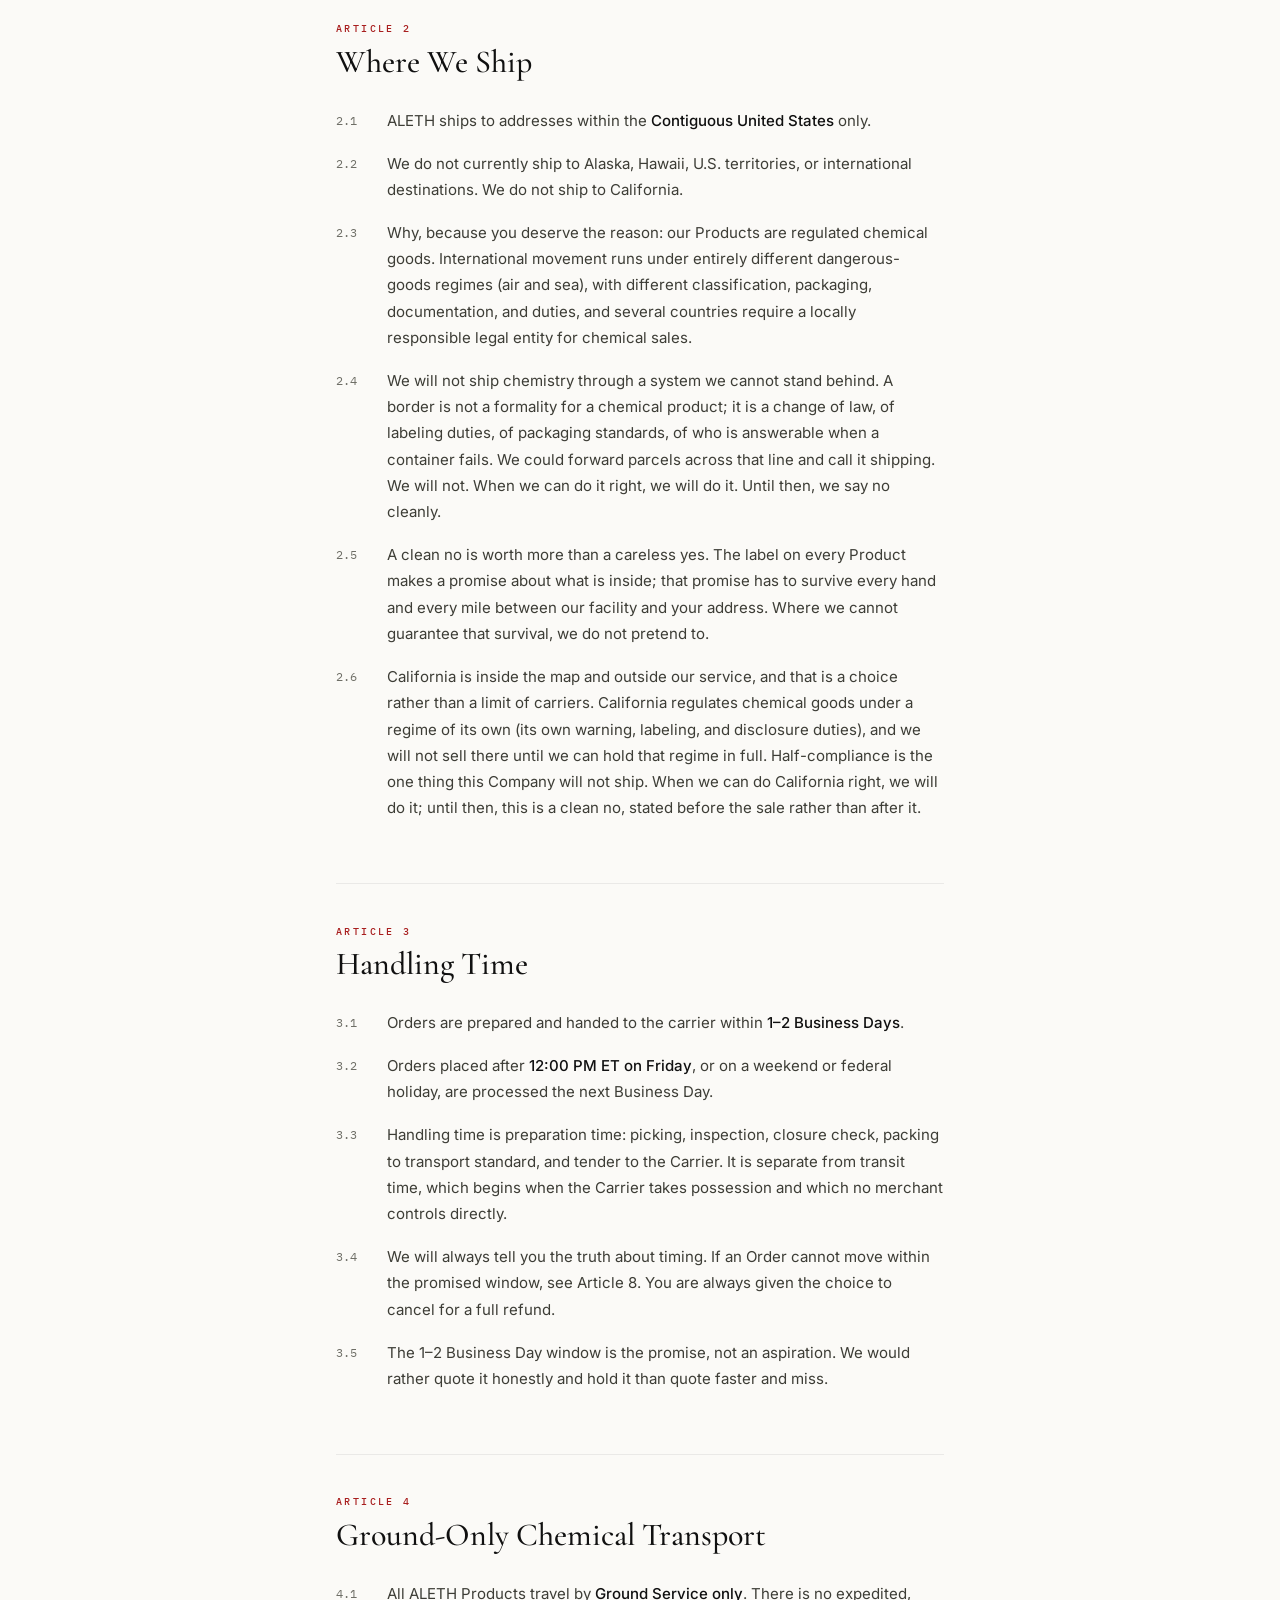
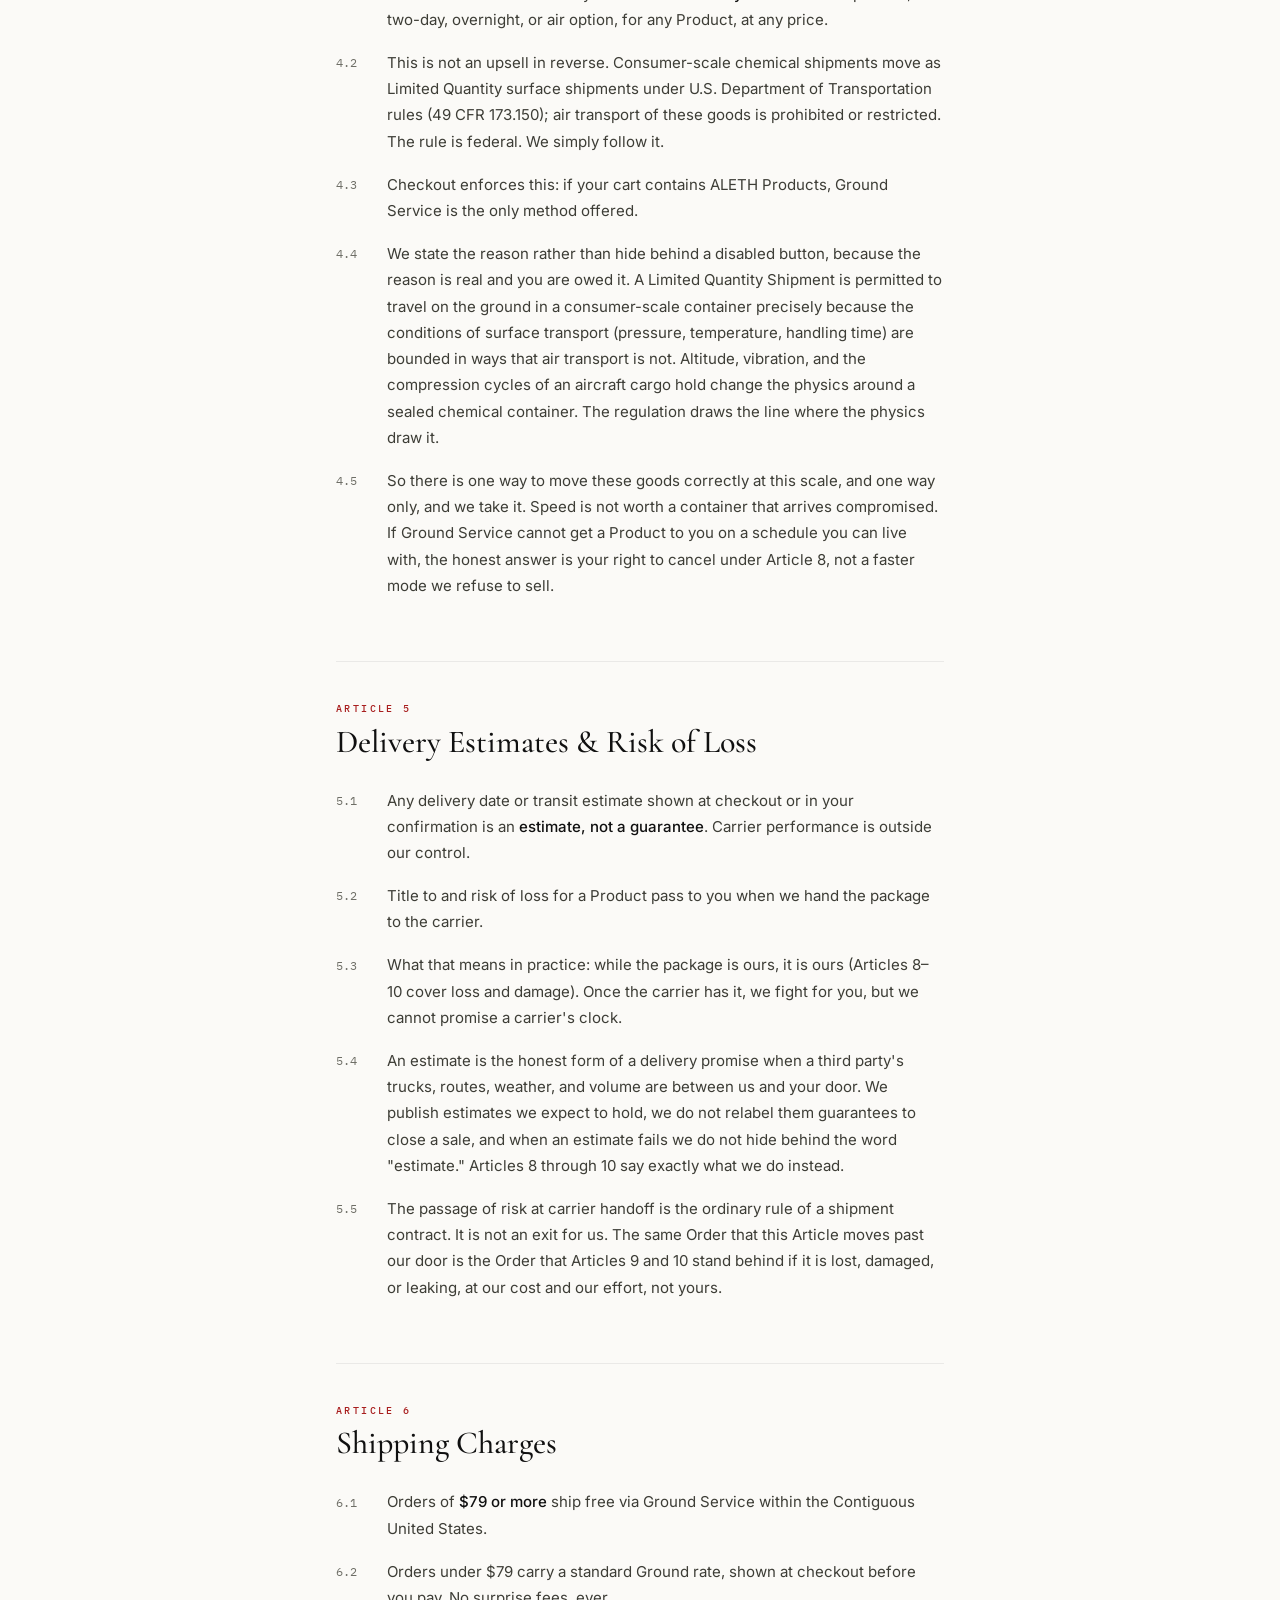
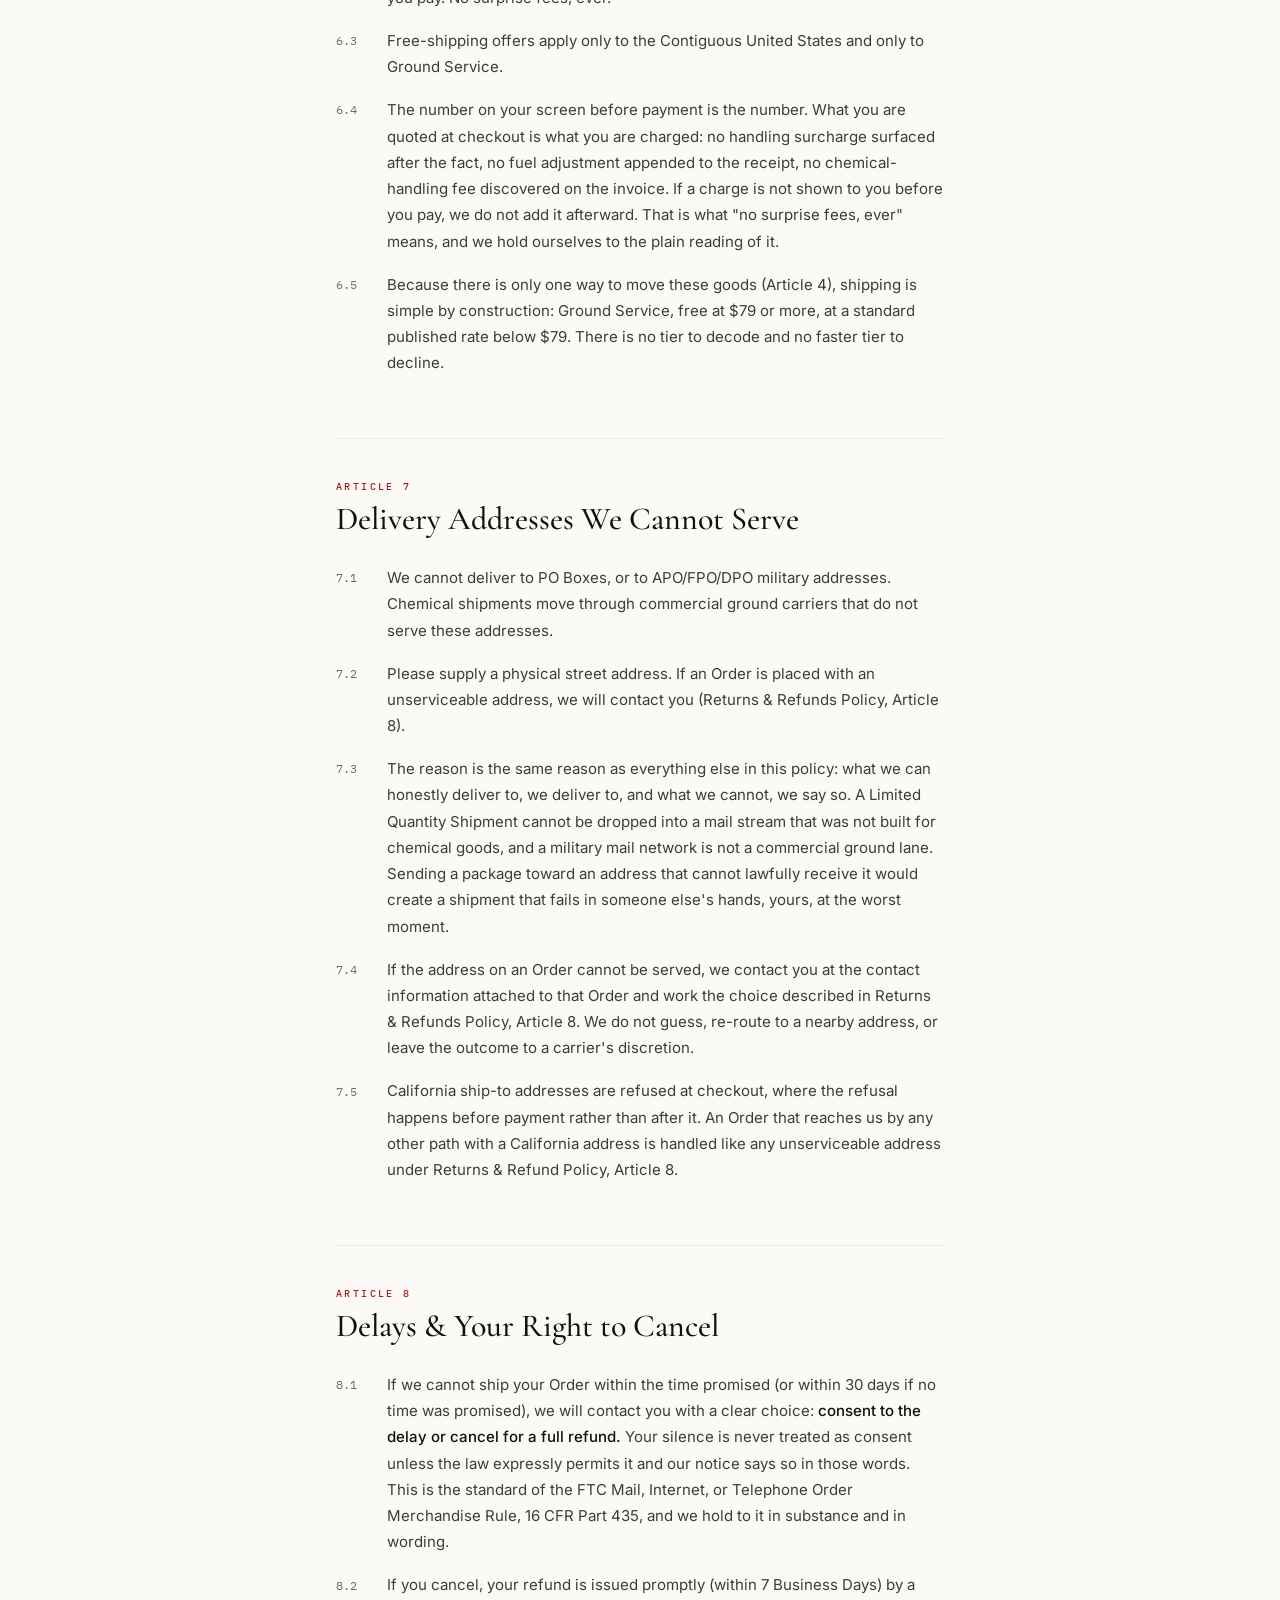
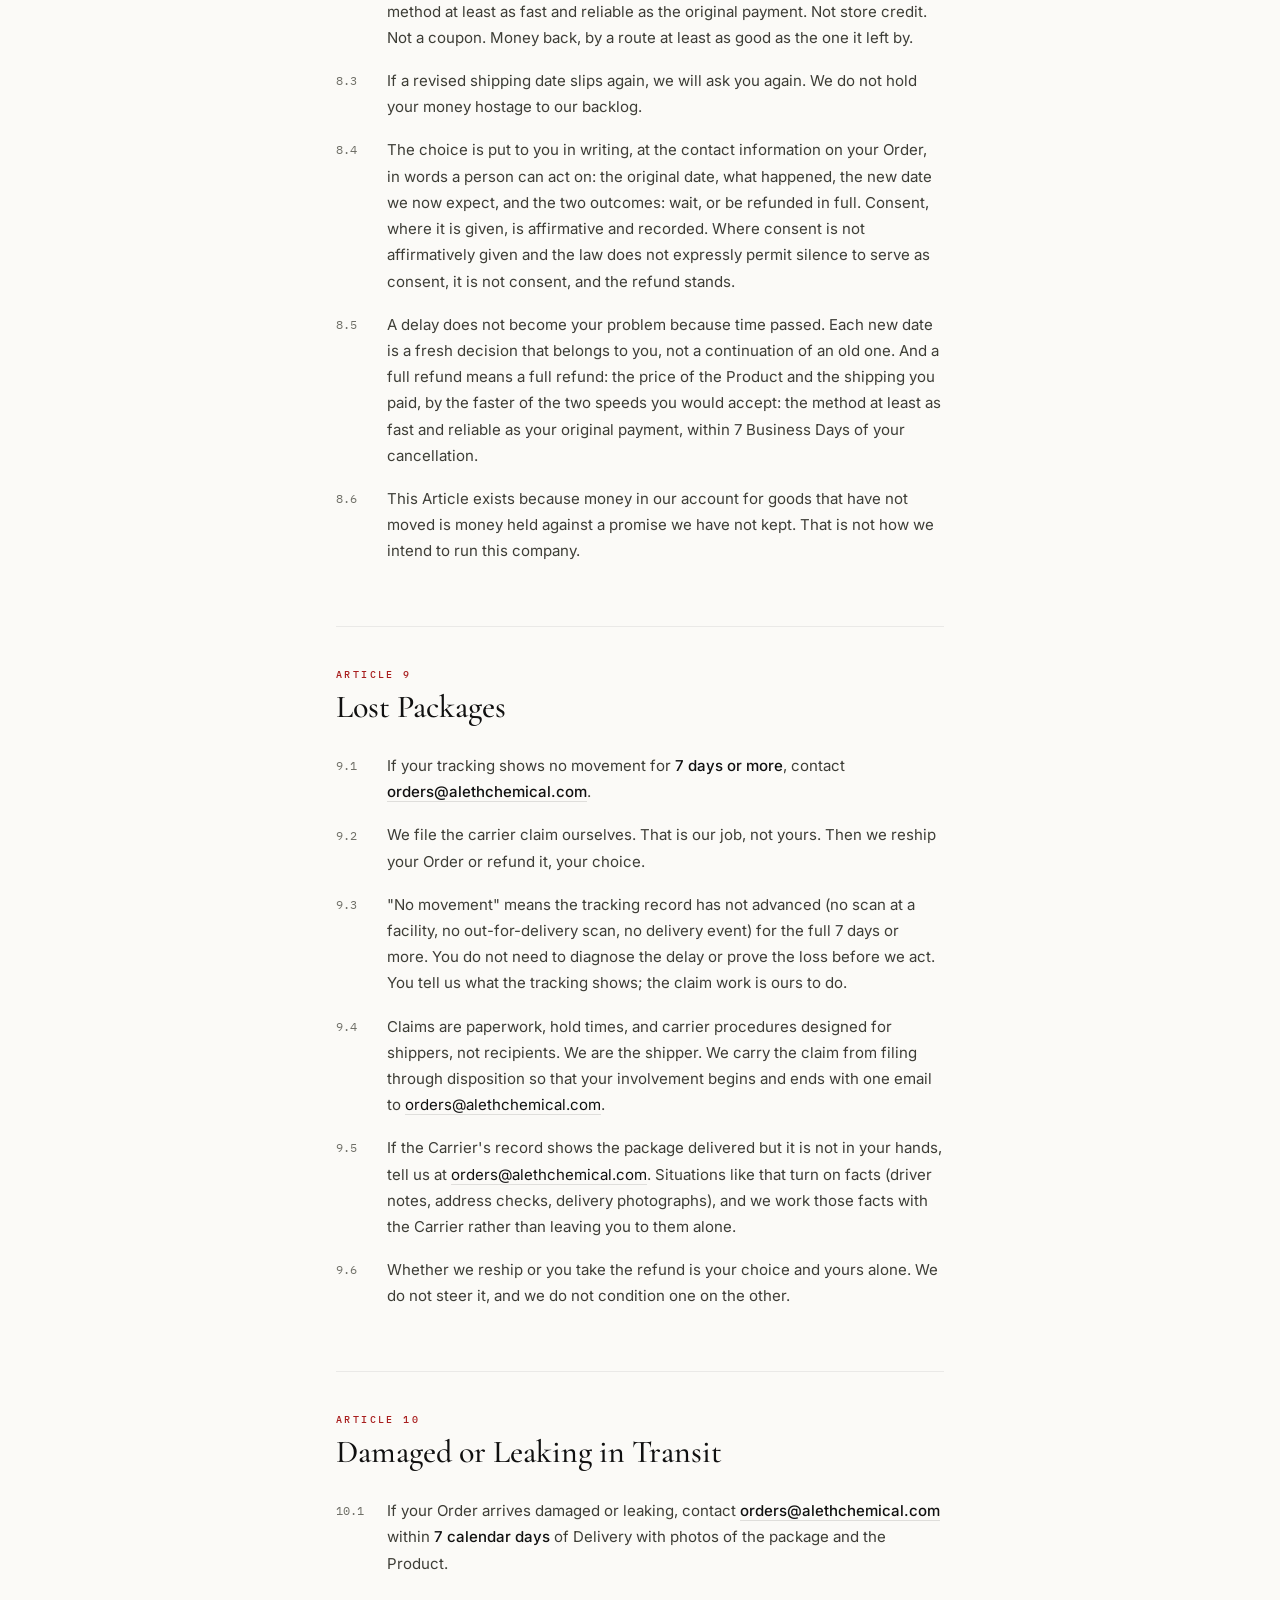
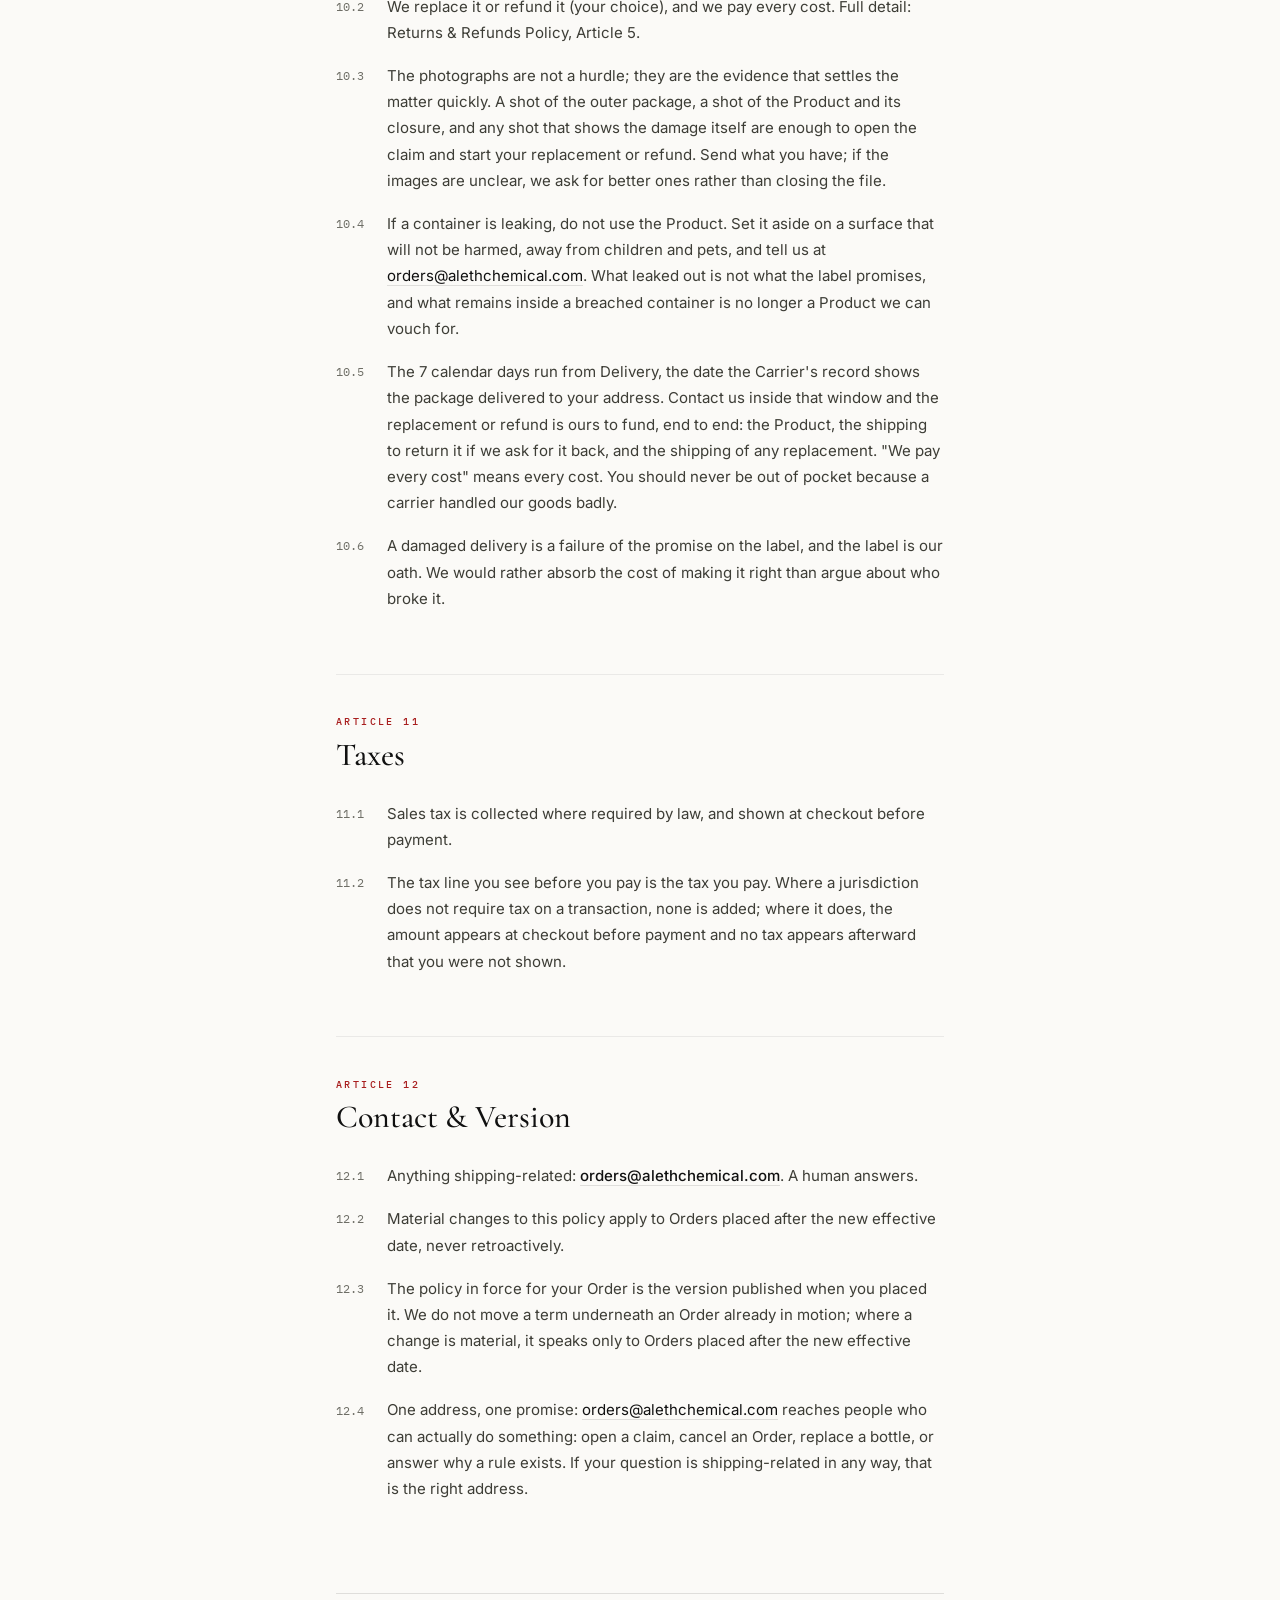
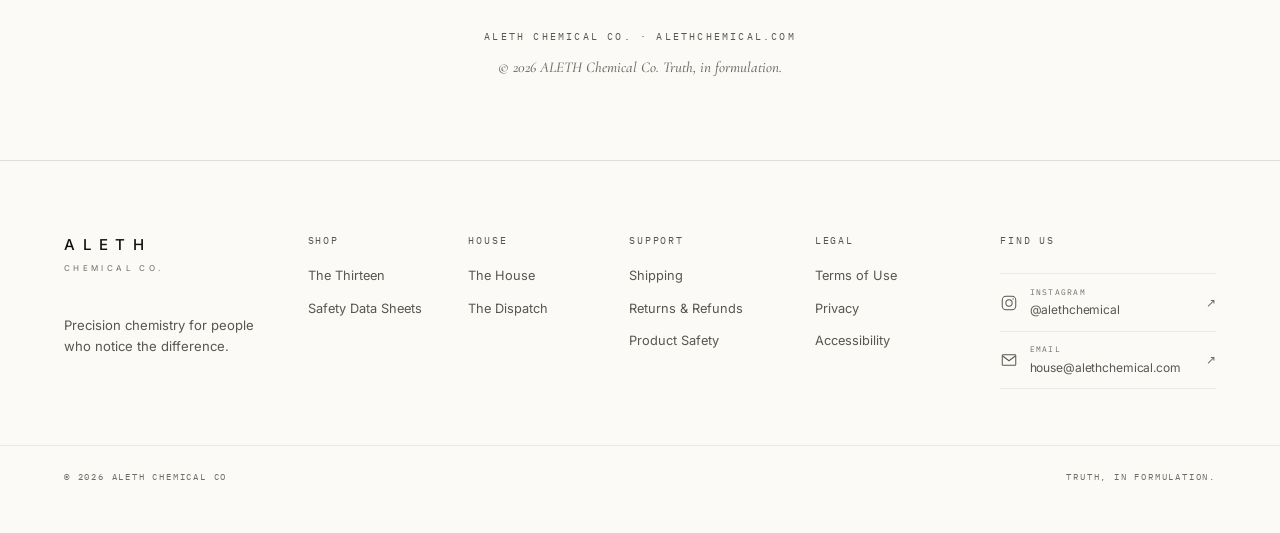
<file: shipping.html>
<!DOCTYPE html>
<html lang="en">
<head>
<meta charset="UTF-8">
<meta name="robots" content="noindex, nofollow">
<meta name="viewport" content="width=device-width, initial-scale=1.0">
<title>Shipping Policy · ALETH Chemical Co</title>
<meta name="description" content="Ground only, by regulation. 1–2 Business Days to the carrier, free at $79 or more, and every rule with its reason attached.">
<meta property="og:type" content="website">
<meta property="og:site_name" content="ALETH Chemical Co">
<meta property="og:title" content="Shipping Policy · ALETH Chemical Co">
<meta property="og:description" content="Ground only, by regulation. 1–2 Business Days to the carrier, free at $79 or more, and every rule with its reason attached.">
<meta property="og:url" content="https://alethchemical.com/shipping.html">
<meta property="og:image" content="https://alethchemical.com/assets/og-card.jpg">
<meta property="og:image:width" content="1200">
<meta property="og:image:height" content="630">
<meta name="twitter:card" content="summary_large_image">
<meta name="twitter:image" content="https://alethchemical.com/assets/og-card.jpg">
<meta name="twitter:title" content="Shipping Policy · ALETH Chemical Co">
<meta name="twitter:description" content="Ground only, by regulation. 1–2 Business Days to the carrier, free at $79 or more, and every rule with its reason attached.">
<link rel="icon" href="favicon.svg" type="image/svg+xml">
<link rel="stylesheet" href="styles.css?v=mist43">
</head>
<body>
<header class="site-header">
  <a class="wordmark" href="index.html">ALETH<small>CHEMICAL CO.</small></a>
  <nav class="site-nav">
    <a class="nav-link" href="products.html">The Thirteen</a>
    <a class="nav-link" href="house.html">House</a>
    <a class="nav-link" href="sds.html">SDS</a>
  </nav>
  <a class="cart-link" href="#">Cart (<span id="cartBadge">0</span>)</a>
</header>
<main class="wrap policy">
  <p class="kicker mono">Policies</p>
  <h1 class="policy-title">Shipping, <em>stated plainly.</em></h1>
  <p class="pol-meta mono">Effective October 10, 2026 · Version 2.0</p>
  <p class="pol-lede"><em>Shipping a precision chemical formulation is not the same problem as shipping a t-shirt, and pretending otherwise is how bottles arrive broken, leaking, or worse. This policy states what we do, where we ship, how fast, what it costs, and exactly what happens when something goes wrong. Every rule here has a reason behind it, and we give you the reason, because you deserve the reason, not just the rule.</em></p>
  <section class="pol-art"><h2><span class="pol-art-n mono">Article 1</span><span class="pol-art-t">Definitions</span></h2>
  <p class="pol-p"><span class="pol-n">1.1</span><span>&quot;<strong>ALETH</strong>,&quot; &quot;<strong>we</strong>,&quot; &quot;<strong>us</strong>&quot; means ALETH Chemical Co., Charlotte, North Carolina.</span></p>
  <p class="pol-p"><span class="pol-n">1.2</span><span>&quot;<strong>Customer</strong>,&quot; &quot;<strong>you</strong>&quot; means the person or entity that places an Order with ALETH and, where the context requires, the person to whom the Order is addressed.</span></p>
  <p class="pol-p"><span class="pol-n">1.3</span><span>&quot;<strong>Product</strong>&quot; means any chemical formulation blended, manufactured, or sold by ALETH and offered for sale through alethchemical.com.</span></p>
  <p class="pol-p"><span class="pol-n">1.4</span><span>&quot;<strong>Order</strong>&quot; means a request to purchase Product submitted through alethchemical.com and accepted by ALETH.</span></p>
  <p class="pol-p"><span class="pol-n">1.5</span><span>&quot;<strong>Business Day</strong>&quot; means Monday through Friday, excluding United States federal holidays.</span></p>
  <p class="pol-p"><span class="pol-n">1.6</span><span>&quot;<strong>Ground Service</strong>&quot; means surface transportation by commercial carrier within the continental United States.</span></p>
  <p class="pol-p"><span class="pol-n">1.7</span><span>&quot;<strong>Contiguous United States</strong>&quot; means the 48 lower states and the District of Columbia, excluding California, Alaska, Hawaii, and U.S. territories.</span></p>
  <p class="pol-p"><span class="pol-n">1.8</span><span>&quot;<strong>Carrier</strong>&quot; means the commercial ground carrier to which ALETH tenders a package for delivery.</span></p>
  <p class="pol-p"><span class="pol-n">1.9</span><span>&quot;<strong>Delivery</strong>&quot; means the date the Carrier&#x27;s tracking record shows the package delivered to the address on the Order.</span></p>
  <p class="pol-p"><span class="pol-n">1.10</span><span>&quot;<strong>Limited Quantity Shipment</strong>&quot; means a consumer-scale chemical shipment moving under the limited-quantity exceptions of the U.S. Department of Transportation hazardous materials regulations (49 CFR 173.150).</span></p>
  <p class="pol-p"><span class="pol-n">1.11</span><span>Where a period in this policy is stated in days without the word &quot;Business,&quot; those are calendar days. Where the word &quot;Business&quot; appears, only Business Days are counted. Every deadline in this policy is stated in one form or the other on purpose; the distinction is not decoration.</span></p>
  </section><section class="pol-art"><h2><span class="pol-art-n mono">Article 2</span><span class="pol-art-t">Where We Ship</span></h2>
  <p class="pol-p"><span class="pol-n">2.1</span><span>ALETH ships to addresses within the <strong>Contiguous United States</strong> only.</span></p>
  <p class="pol-p"><span class="pol-n">2.2</span><span>We do not currently ship to Alaska, Hawaii, U.S. territories, or international destinations. We do not ship to California.</span></p>
  <p class="pol-p"><span class="pol-n">2.3</span><span>Why, because you deserve the reason: our Products are regulated chemical goods. International movement runs under entirely different dangerous-goods regimes (air and sea), with different classification, packaging, documentation, and duties, and several countries require a locally responsible legal entity for chemical sales.</span></p>
  <p class="pol-p"><span class="pol-n">2.4</span><span>We will not ship chemistry through a system we cannot stand behind. A border is not a formality for a chemical product; it is a change of law, of labeling duties, of packaging standards, of who is answerable when a container fails. We could forward parcels across that line and call it shipping. We will not. When we can do it right, we will do it. Until then, we say no cleanly.</span></p>
  <p class="pol-p"><span class="pol-n">2.5</span><span>A clean no is worth more than a careless yes. The label on every Product makes a promise about what is inside; that promise has to survive every hand and every mile between our facility and your address. Where we cannot guarantee that survival, we do not pretend to.</span></p>
  <p class="pol-p"><span class="pol-n">2.6</span><span>California is inside the map and outside our service, and that is a choice rather than a limit of carriers. California regulates chemical goods under a regime of its own (its own warning, labeling, and disclosure duties), and we will not sell there until we can hold that regime in full. Half-compliance is the one thing this Company will not ship. When we can do California right, we will do it; until then, this is a clean no, stated before the sale rather than after it.</span></p>
  </section><section class="pol-art"><h2><span class="pol-art-n mono">Article 3</span><span class="pol-art-t">Handling Time</span></h2>
  <p class="pol-p"><span class="pol-n">3.1</span><span>Orders are prepared and handed to the carrier within <strong>1–2 Business Days</strong>.</span></p>
  <p class="pol-p"><span class="pol-n">3.2</span><span>Orders placed after <strong>12:00 PM ET on Friday</strong>, or on a weekend or federal holiday, are processed the next Business Day.</span></p>
  <p class="pol-p"><span class="pol-n">3.3</span><span>Handling time is preparation time: picking, inspection, closure check, packing to transport standard, and tender to the Carrier. It is separate from transit time, which begins when the Carrier takes possession and which no merchant controls directly.</span></p>
  <p class="pol-p"><span class="pol-n">3.4</span><span>We will always tell you the truth about timing. If an Order cannot move within the promised window, see Article 8. You are always given the choice to cancel for a full refund.</span></p>
  <p class="pol-p"><span class="pol-n">3.5</span><span>The 1–2 Business Day window is the promise, not an aspiration. We would rather quote it honestly and hold it than quote faster and miss.</span></p>
  </section><section class="pol-art"><h2><span class="pol-art-n mono">Article 4</span><span class="pol-art-t">Ground-Only Chemical Transport</span></h2>
  <p class="pol-p"><span class="pol-n">4.1</span><span>All ALETH Products travel by <strong>Ground Service only</strong>. There is no expedited, two-day, overnight, or air option, for any Product, at any price.</span></p>
  <p class="pol-p"><span class="pol-n">4.2</span><span>This is not an upsell in reverse. Consumer-scale chemical shipments move as Limited Quantity surface shipments under U.S. Department of Transportation rules (49 CFR 173.150); air transport of these goods is prohibited or restricted. The rule is federal. We simply follow it.</span></p>
  <p class="pol-p"><span class="pol-n">4.3</span><span>Checkout enforces this: if your cart contains ALETH Products, Ground Service is the only method offered.</span></p>
  <p class="pol-p"><span class="pol-n">4.4</span><span>We state the reason rather than hide behind a disabled button, because the reason is real and you are owed it. A Limited Quantity Shipment is permitted to travel on the ground in a consumer-scale container precisely because the conditions of surface transport (pressure, temperature, handling time) are bounded in ways that air transport is not. Altitude, vibration, and the compression cycles of an aircraft cargo hold change the physics around a sealed chemical container. The regulation draws the line where the physics draw it.</span></p>
  <p class="pol-p"><span class="pol-n">4.5</span><span>So there is one way to move these goods correctly at this scale, and one way only, and we take it. Speed is not worth a container that arrives compromised. If Ground Service cannot get a Product to you on a schedule you can live with, the honest answer is your right to cancel under Article 8, not a faster mode we refuse to sell.</span></p>
  </section><section class="pol-art"><h2><span class="pol-art-n mono">Article 5</span><span class="pol-art-t">Delivery Estimates &amp; Risk of Loss</span></h2>
  <p class="pol-p"><span class="pol-n">5.1</span><span>Any delivery date or transit estimate shown at checkout or in your confirmation is an <strong>estimate, not a guarantee</strong>. Carrier performance is outside our control.</span></p>
  <p class="pol-p"><span class="pol-n">5.2</span><span>Title to and risk of loss for a Product pass to you when we hand the package to the carrier.</span></p>
  <p class="pol-p"><span class="pol-n">5.3</span><span>What that means in practice: while the package is ours, it is ours (Articles 8–10 cover loss and damage). Once the carrier has it, we fight for you, but we cannot promise a carrier&#x27;s clock.</span></p>
  <p class="pol-p"><span class="pol-n">5.4</span><span>An estimate is the honest form of a delivery promise when a third party&#x27;s trucks, routes, weather, and volume are between us and your door. We publish estimates we expect to hold, we do not relabel them guarantees to close a sale, and when an estimate fails we do not hide behind the word &quot;estimate.&quot; Articles 8 through 10 say exactly what we do instead.</span></p>
  <p class="pol-p"><span class="pol-n">5.5</span><span>The passage of risk at carrier handoff is the ordinary rule of a shipment contract. It is not an exit for us. The same Order that this Article moves past our door is the Order that Articles 9 and 10 stand behind if it is lost, damaged, or leaking, at our cost and our effort, not yours.</span></p>
  </section><section class="pol-art"><h2><span class="pol-art-n mono">Article 6</span><span class="pol-art-t">Shipping Charges</span></h2>
  <p class="pol-p"><span class="pol-n">6.1</span><span>Orders of <strong>$79 or more</strong> ship free via Ground Service within the Contiguous United States.</span></p>
  <p class="pol-p"><span class="pol-n">6.2</span><span>Orders under $79 carry a standard Ground rate, shown at checkout before you pay. No surprise fees, ever.</span></p>
  <p class="pol-p"><span class="pol-n">6.3</span><span>Free-shipping offers apply only to the Contiguous United States and only to Ground Service.</span></p>
  <p class="pol-p"><span class="pol-n">6.4</span><span>The number on your screen before payment is the number. What you are quoted at checkout is what you are charged: no handling surcharge surfaced after the fact, no fuel adjustment appended to the receipt, no chemical-handling fee discovered on the invoice. If a charge is not shown to you before you pay, we do not add it afterward. That is what &quot;no surprise fees, ever&quot; means, and we hold ourselves to the plain reading of it.</span></p>
  <p class="pol-p"><span class="pol-n">6.5</span><span>Because there is only one way to move these goods (Article 4), shipping is simple by construction: Ground Service, free at $79 or more, at a standard published rate below $79. There is no tier to decode and no faster tier to decline.</span></p>
  </section><section class="pol-art"><h2><span class="pol-art-n mono">Article 7</span><span class="pol-art-t">Delivery Addresses We Cannot Serve</span></h2>
  <p class="pol-p"><span class="pol-n">7.1</span><span>We cannot deliver to PO Boxes, or to APO/FPO/DPO military addresses. Chemical shipments move through commercial ground carriers that do not serve these addresses.</span></p>
  <p class="pol-p"><span class="pol-n">7.2</span><span>Please supply a physical street address. If an Order is placed with an unserviceable address, we will contact you (Returns &amp; Refunds Policy, Article 8).</span></p>
  <p class="pol-p"><span class="pol-n">7.3</span><span>The reason is the same reason as everything else in this policy: what we can honestly deliver to, we deliver to, and what we cannot, we say so. A Limited Quantity Shipment cannot be dropped into a mail stream that was not built for chemical goods, and a military mail network is not a commercial ground lane. Sending a package toward an address that cannot lawfully receive it would create a shipment that fails in someone else&#x27;s hands, yours, at the worst moment.</span></p>
  <p class="pol-p"><span class="pol-n">7.4</span><span>If the address on an Order cannot be served, we contact you at the contact information attached to that Order and work the choice described in Returns &amp; Refunds Policy, Article 8. We do not guess, re-route to a nearby address, or leave the outcome to a carrier&#x27;s discretion.</span></p>
  <p class="pol-p"><span class="pol-n">7.5</span><span>California ship-to addresses are refused at checkout, where the refusal happens before payment rather than after it. An Order that reaches us by any other path with a California address is handled like any unserviceable address under Returns &amp; Refund Policy, Article 8.</span></p>
  </section><section class="pol-art"><h2><span class="pol-art-n mono">Article 8</span><span class="pol-art-t">Delays &amp; Your Right to Cancel</span></h2>
  <p class="pol-p"><span class="pol-n">8.1</span><span>If we cannot ship your Order within the time promised (or within 30 days if no time was promised), we will contact you with a clear choice: <strong>consent to the delay or cancel for a full refund.</strong> Your silence is never treated as consent unless the law expressly permits it and our notice says so in those words. This is the standard of the FTC Mail, Internet, or Telephone Order Merchandise Rule, 16 CFR Part 435, and we hold to it in substance and in wording.</span></p>
  <p class="pol-p"><span class="pol-n">8.2</span><span>If you cancel, your refund is issued promptly (within 7 Business Days) by a method at least as fast and reliable as the original payment. Not store credit. Not a coupon. Money back, by a route at least as good as the one it left by.</span></p>
  <p class="pol-p"><span class="pol-n">8.3</span><span>If a revised shipping date slips again, we will ask you again. We do not hold your money hostage to our backlog.</span></p>
  <p class="pol-p"><span class="pol-n">8.4</span><span>The choice is put to you in writing, at the contact information on your Order, in words a person can act on: the original date, what happened, the new date we now expect, and the two outcomes: wait, or be refunded in full. Consent, where it is given, is affirmative and recorded. Where consent is not affirmatively given and the law does not expressly permit silence to serve as consent, it is not consent, and the refund stands.</span></p>
  <p class="pol-p"><span class="pol-n">8.5</span><span>A delay does not become your problem because time passed. Each new date is a fresh decision that belongs to you, not a continuation of an old one. And a full refund means a full refund: the price of the Product and the shipping you paid, by the faster of the two speeds you would accept: the method at least as fast and reliable as your original payment, within 7 Business Days of your cancellation.</span></p>
  <p class="pol-p"><span class="pol-n">8.6</span><span>This Article exists because money in our account for goods that have not moved is money held against a promise we have not kept. That is not how we intend to run this company.</span></p>
  </section><section class="pol-art"><h2><span class="pol-art-n mono">Article 9</span><span class="pol-art-t">Lost Packages</span></h2>
  <p class="pol-p"><span class="pol-n">9.1</span><span>If your tracking shows no movement for <strong>7 days or more</strong>, contact <strong><a href="mailto:orders@alethchemical.com">orders@alethchemical.com</a></strong>.</span></p>
  <p class="pol-p"><span class="pol-n">9.2</span><span>We file the carrier claim ourselves. That is our job, not yours. Then we reship your Order or refund it, your choice.</span></p>
  <p class="pol-p"><span class="pol-n">9.3</span><span>&quot;No movement&quot; means the tracking record has not advanced (no scan at a facility, no out-for-delivery scan, no delivery event) for the full 7 days or more. You do not need to diagnose the delay or prove the loss before we act. You tell us what the tracking shows; the claim work is ours to do.</span></p>
  <p class="pol-p"><span class="pol-n">9.4</span><span>Claims are paperwork, hold times, and carrier procedures designed for shippers, not recipients. We are the shipper. We carry the claim from filing through disposition so that your involvement begins and ends with one email to <a href="mailto:orders@alethchemical.com">orders@alethchemical.com</a>.</span></p>
  <p class="pol-p"><span class="pol-n">9.5</span><span>If the Carrier&#x27;s record shows the package delivered but it is not in your hands, tell us at <a href="mailto:orders@alethchemical.com">orders@alethchemical.com</a>. Situations like that turn on facts (driver notes, address checks, delivery photographs), and we work those facts with the Carrier rather than leaving you to them alone.</span></p>
  <p class="pol-p"><span class="pol-n">9.6</span><span>Whether we reship or you take the refund is your choice and yours alone. We do not steer it, and we do not condition one on the other.</span></p>
  </section><section class="pol-art"><h2><span class="pol-art-n mono">Article 10</span><span class="pol-art-t">Damaged or Leaking in Transit</span></h2>
  <p class="pol-p"><span class="pol-n">10.1</span><span>If your Order arrives damaged or leaking, contact <strong><a href="mailto:orders@alethchemical.com">orders@alethchemical.com</a></strong> within <strong>7 calendar days</strong> of Delivery with photos of the package and the Product.</span></p>
  <p class="pol-p"><span class="pol-n">10.2</span><span>We replace it or refund it (your choice), and we pay every cost. Full detail: Returns &amp; Refunds Policy, Article 5.</span></p>
  <p class="pol-p"><span class="pol-n">10.3</span><span>The photographs are not a hurdle; they are the evidence that settles the matter quickly. A shot of the outer package, a shot of the Product and its closure, and any shot that shows the damage itself are enough to open the claim and start your replacement or refund. Send what you have; if the images are unclear, we ask for better ones rather than closing the file.</span></p>
  <p class="pol-p"><span class="pol-n">10.4</span><span>If a container is leaking, do not use the Product. Set it aside on a surface that will not be harmed, away from children and pets, and tell us at <a href="mailto:orders@alethchemical.com">orders@alethchemical.com</a>. What leaked out is not what the label promises, and what remains inside a breached container is no longer a Product we can vouch for.</span></p>
  <p class="pol-p"><span class="pol-n">10.5</span><span>The 7 calendar days run from Delivery, the date the Carrier&#x27;s record shows the package delivered to your address. Contact us inside that window and the replacement or refund is ours to fund, end to end: the Product, the shipping to return it if we ask for it back, and the shipping of any replacement. &quot;We pay every cost&quot; means every cost. You should never be out of pocket because a carrier handled our goods badly.</span></p>
  <p class="pol-p"><span class="pol-n">10.6</span><span>A damaged delivery is a failure of the promise on the label, and the label is our oath. We would rather absorb the cost of making it right than argue about who broke it.</span></p>
  </section><section class="pol-art"><h2><span class="pol-art-n mono">Article 11</span><span class="pol-art-t">Taxes</span></h2>
  <p class="pol-p"><span class="pol-n">11.1</span><span>Sales tax is collected where required by law, and shown at checkout before payment.</span></p>
  <p class="pol-p"><span class="pol-n">11.2</span><span>The tax line you see before you pay is the tax you pay. Where a jurisdiction does not require tax on a transaction, none is added; where it does, the amount appears at checkout before payment and no tax appears afterward that you were not shown.</span></p>
  </section><section class="pol-art"><h2><span class="pol-art-n mono">Article 12</span><span class="pol-art-t">Contact &amp; Version</span></h2>
  <p class="pol-p"><span class="pol-n">12.1</span><span>Anything shipping-related: <strong><a href="mailto:orders@alethchemical.com">orders@alethchemical.com</a></strong>. A human answers.</span></p>
  <p class="pol-p"><span class="pol-n">12.2</span><span>Material changes to this policy apply to Orders placed after the new effective date, never retroactively.</span></p>
  <p class="pol-p"><span class="pol-n">12.3</span><span>The policy in force for your Order is the version published when you placed it. We do not move a term underneath an Order already in motion; where a change is material, it speaks only to Orders placed after the new effective date.</span></p>
  <p class="pol-p"><span class="pol-n">12.4</span><span>One address, one promise: <a href="mailto:orders@alethchemical.com">orders@alethchemical.com</a> reaches people who can actually do something: open a claim, cancel an Order, replace a bottle, or answer why a rule exists. If your question is shipping-related in any way, that is the right address.</span></p>
</section>
  <div class="pol-colophon">
    <p class="mono">ALETH Chemical Co. · alethchemical.com</p>
    <p class="pol-copy"><em>© 2026 ALETH Chemical Co. Truth, in formulation.</em></p>
  </div>
</main>
<footer class="site-footer">
  <div class="wrap footer-grid">
    <div class="footer-brand">
      <a class="wordmark" href="index.html">ALETH<small>CHEMICAL CO.</small></a>
      <p>Precision chemistry for people who notice the difference.</p>
    </div>
    <div class="footer-col">
      <p class="mono footer-head">Shop</p>
      <a href="products.html">The Thirteen</a>
      <a href="sds.html">Safety Data Sheets</a>
    </div>
    <div class="footer-col">
      <p class="mono footer-head">House</p>
      <a href="house.html">The House</a>
      <a href="index.html#dispatch">The Dispatch</a>
    </div>
    <div class="footer-col">
      <p class="mono footer-head">Support</p>
      <a href="shipping.html">Shipping</a>
      <a href="returns.html">Returns &amp; Refunds</a>
      <a href="safety.html">Product Safety</a>
    </div>
    <div class="footer-col">
      <p class="mono footer-head">Legal</p>
      <a href="terms.html">Terms of Use</a>
      <a href="privacy.html">Privacy</a>
      <a href="accessibility.html">Accessibility</a>
    </div>
    <div class="footer-col footer-contact">
      <p class="mono footer-head">Find us</p>
      <div class="footer-contact-list">
        <a class="footer-contact-row" href="https://www.instagram.com/alethchemical/" aria-label="Instagram, @alethchemical" target="_blank" rel="noopener">
          <span class="footer-contact-icon" aria-hidden="true"><svg viewBox="0 0 24 24" fill="none" stroke="currentColor" stroke-width="1.35"><rect x="3" y="3" width="18" height="18" rx="5"/><circle cx="12" cy="12" r="4.2"/><circle cx="17.4" cy="6.6" r="0.9" fill="currentColor" stroke="none"/></svg></span>
          <span class="footer-contact-copy"><span class="footer-contact-label">Instagram</span><span class="footer-contact-value">@alethchemical</span></span>
          <span class="footer-contact-arrow" aria-hidden="true">&#8599;</span>
        </a>
        <a class="footer-contact-row" href="mailto:house@alethchemical.com">
          <span class="footer-contact-icon" aria-hidden="true"><svg viewBox="0 0 24 24" fill="none" stroke="currentColor" stroke-width="1.35" stroke-linecap="round" stroke-linejoin="round"><rect x="3" y="5" width="18" height="14" rx="1"/><path d="m4 7 8 6 8-6"/></svg></span>
          <span class="footer-contact-copy"><span class="footer-contact-label">Email</span><span class="footer-contact-value">house@alethchemical.com</span></span>
          <span class="footer-contact-arrow" aria-hidden="true">&#8599;</span>
        </a>
      </div>
    </div>
  </div>
  <div class="wrap footer-base">
    <span>© 2026 Aleth Chemical Co</span>
    <span>Truth, in formulation.</span>
  </div>
</footer>
<script src="data.js"></script>
<script src="cart.js?v=mist42"></script>
<script src="desk-widget.js?v=6" defer></script>
</body>
</html>
</file>
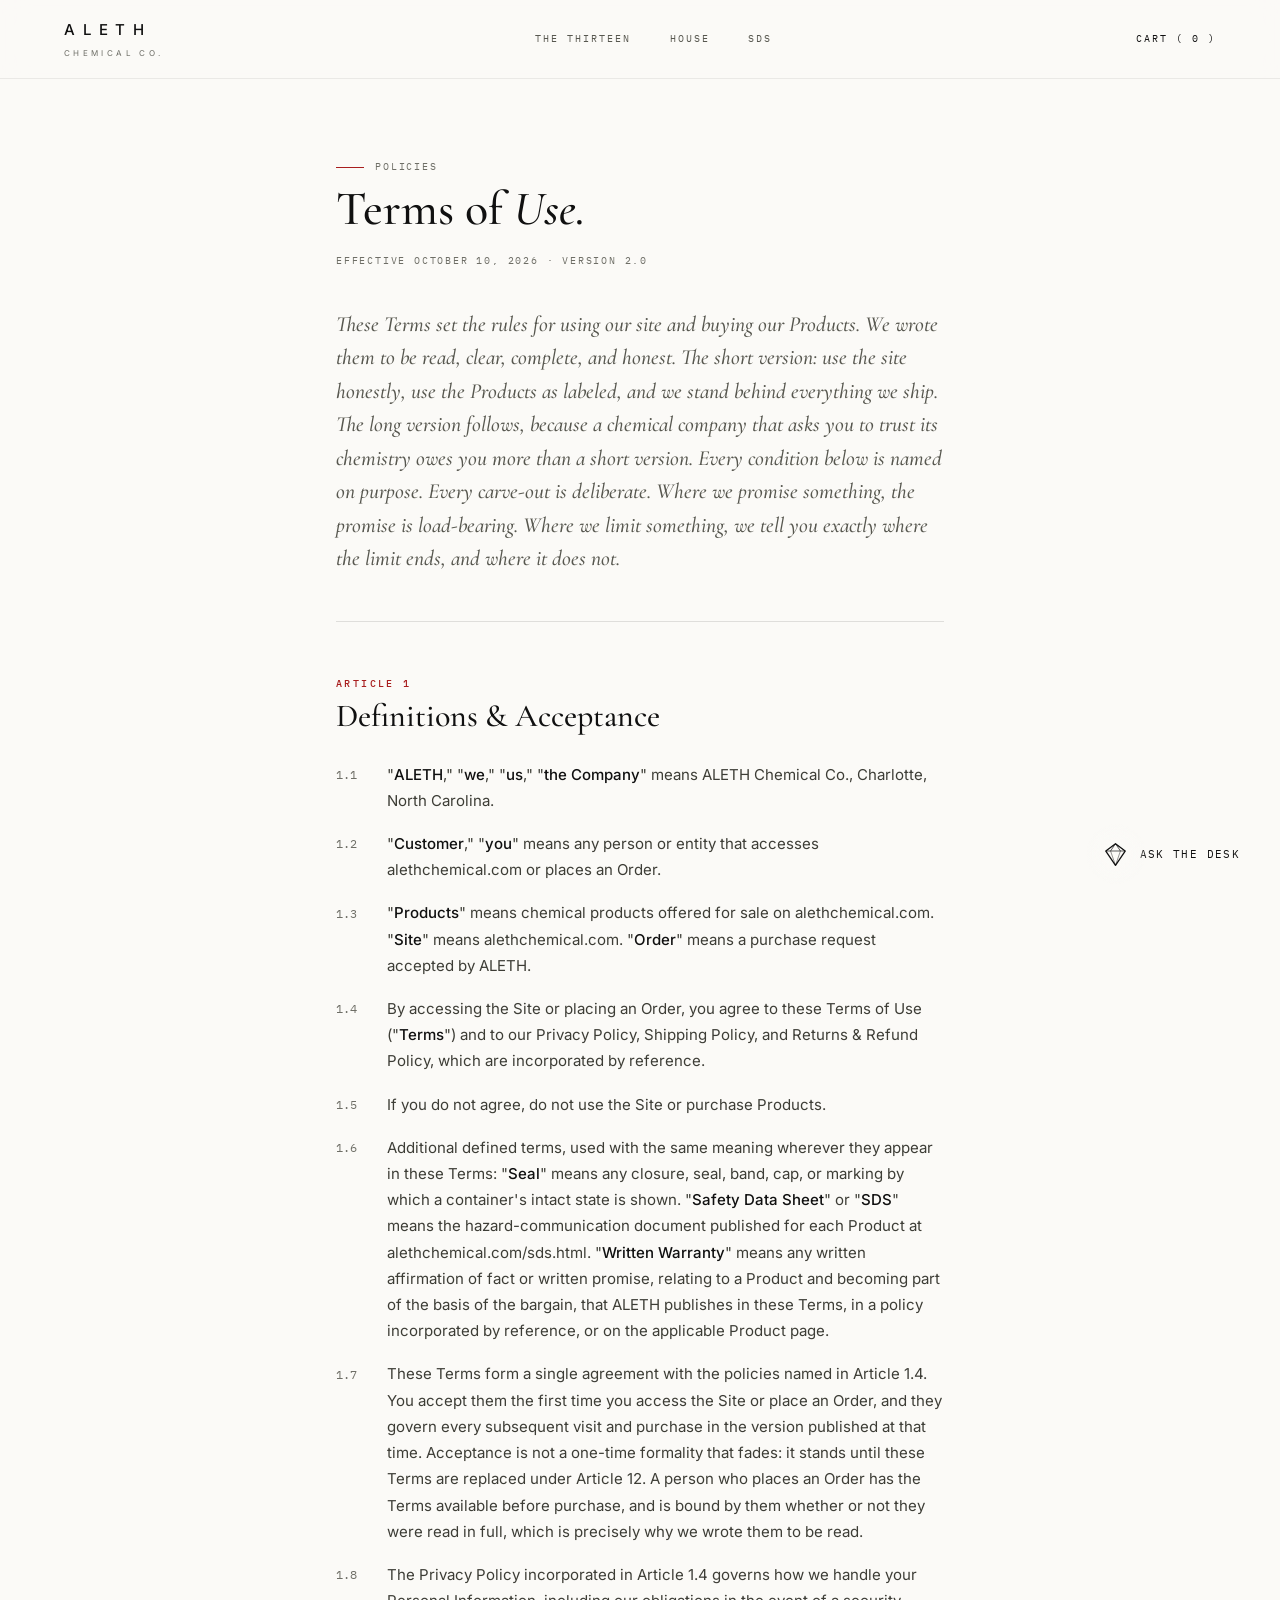
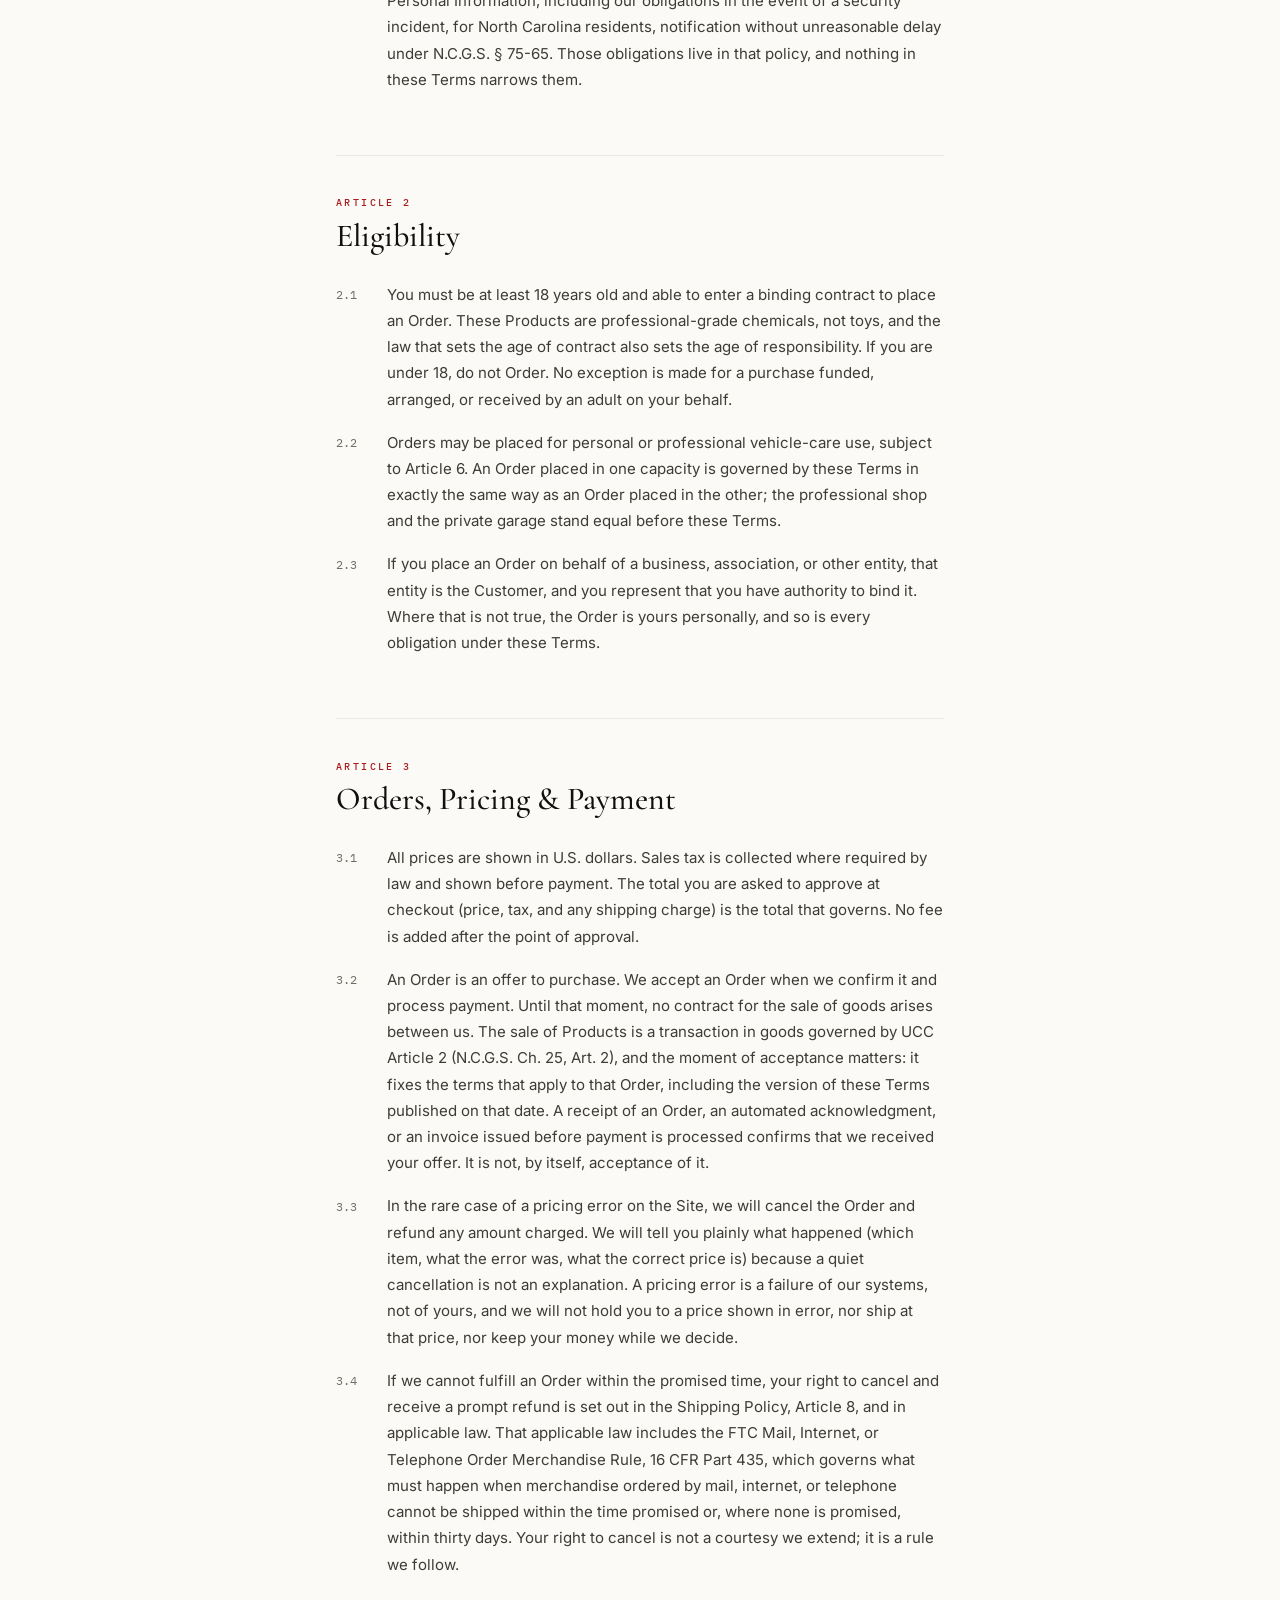
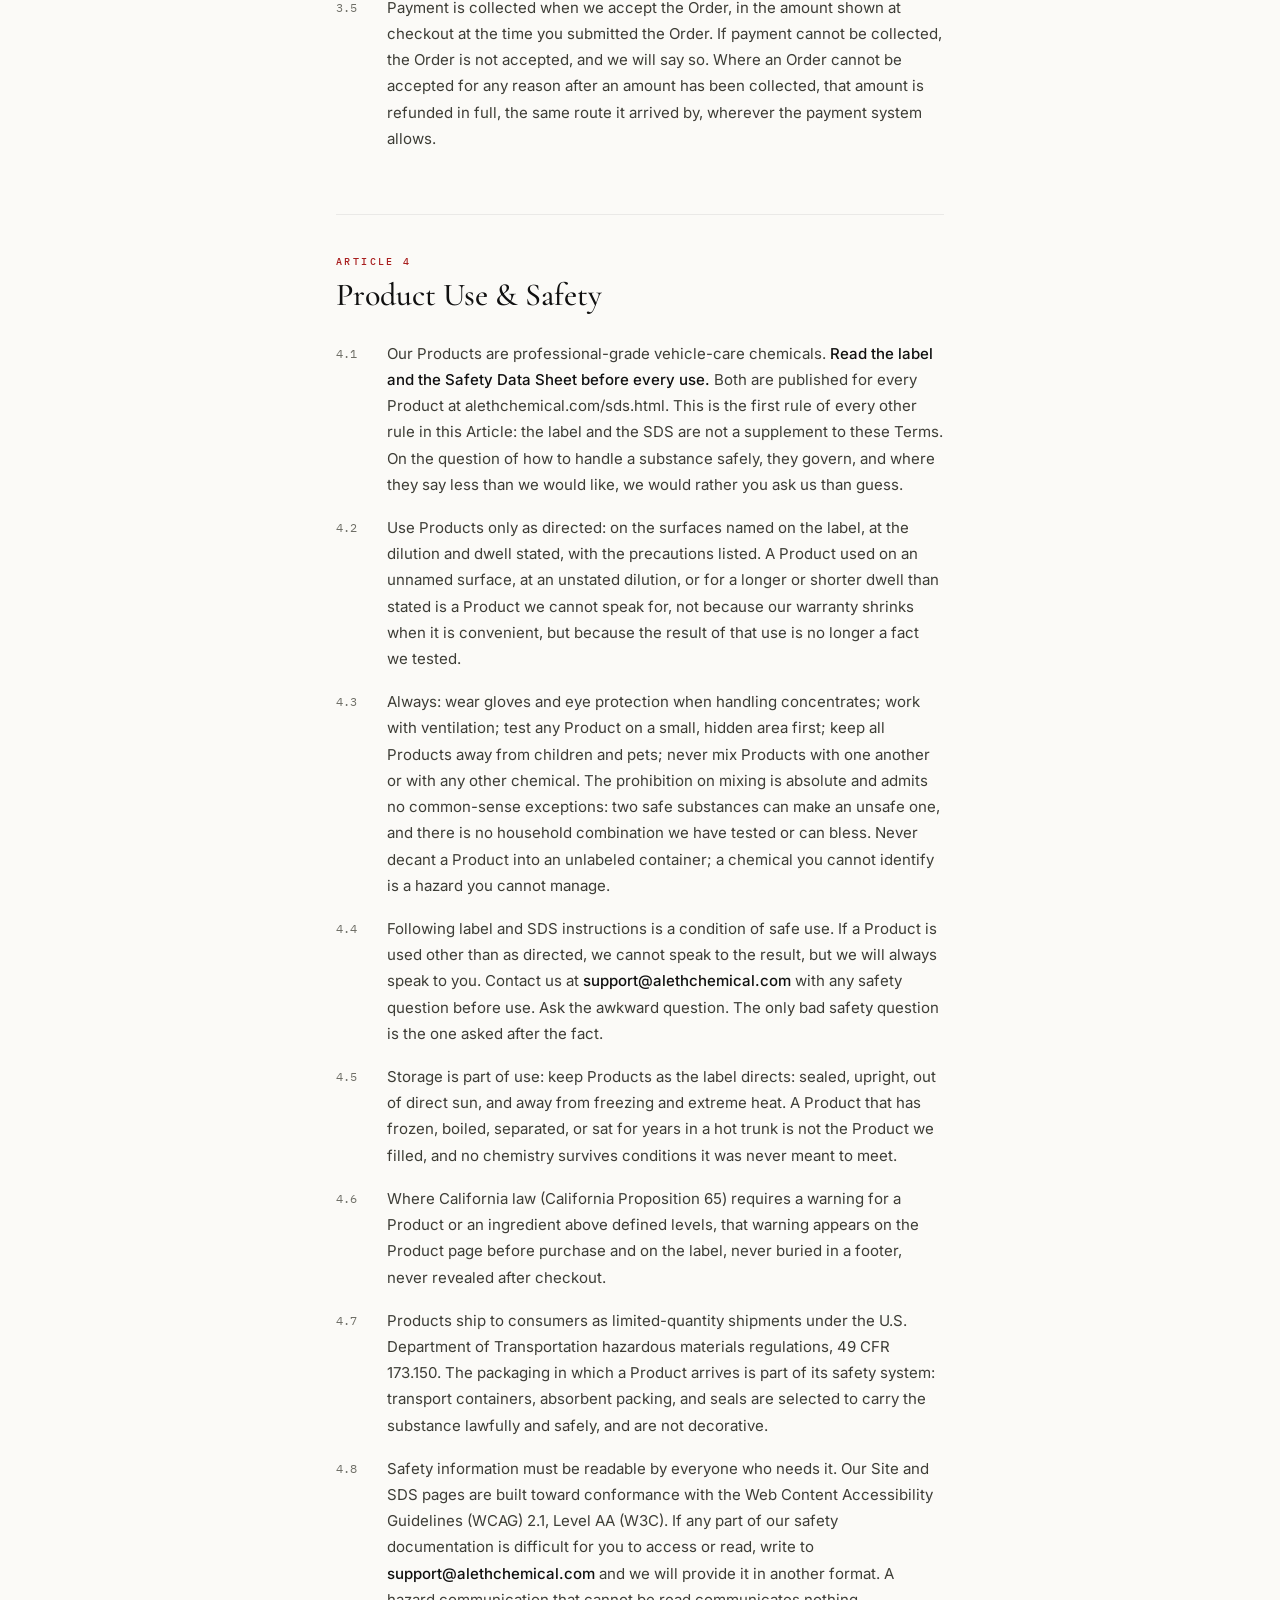
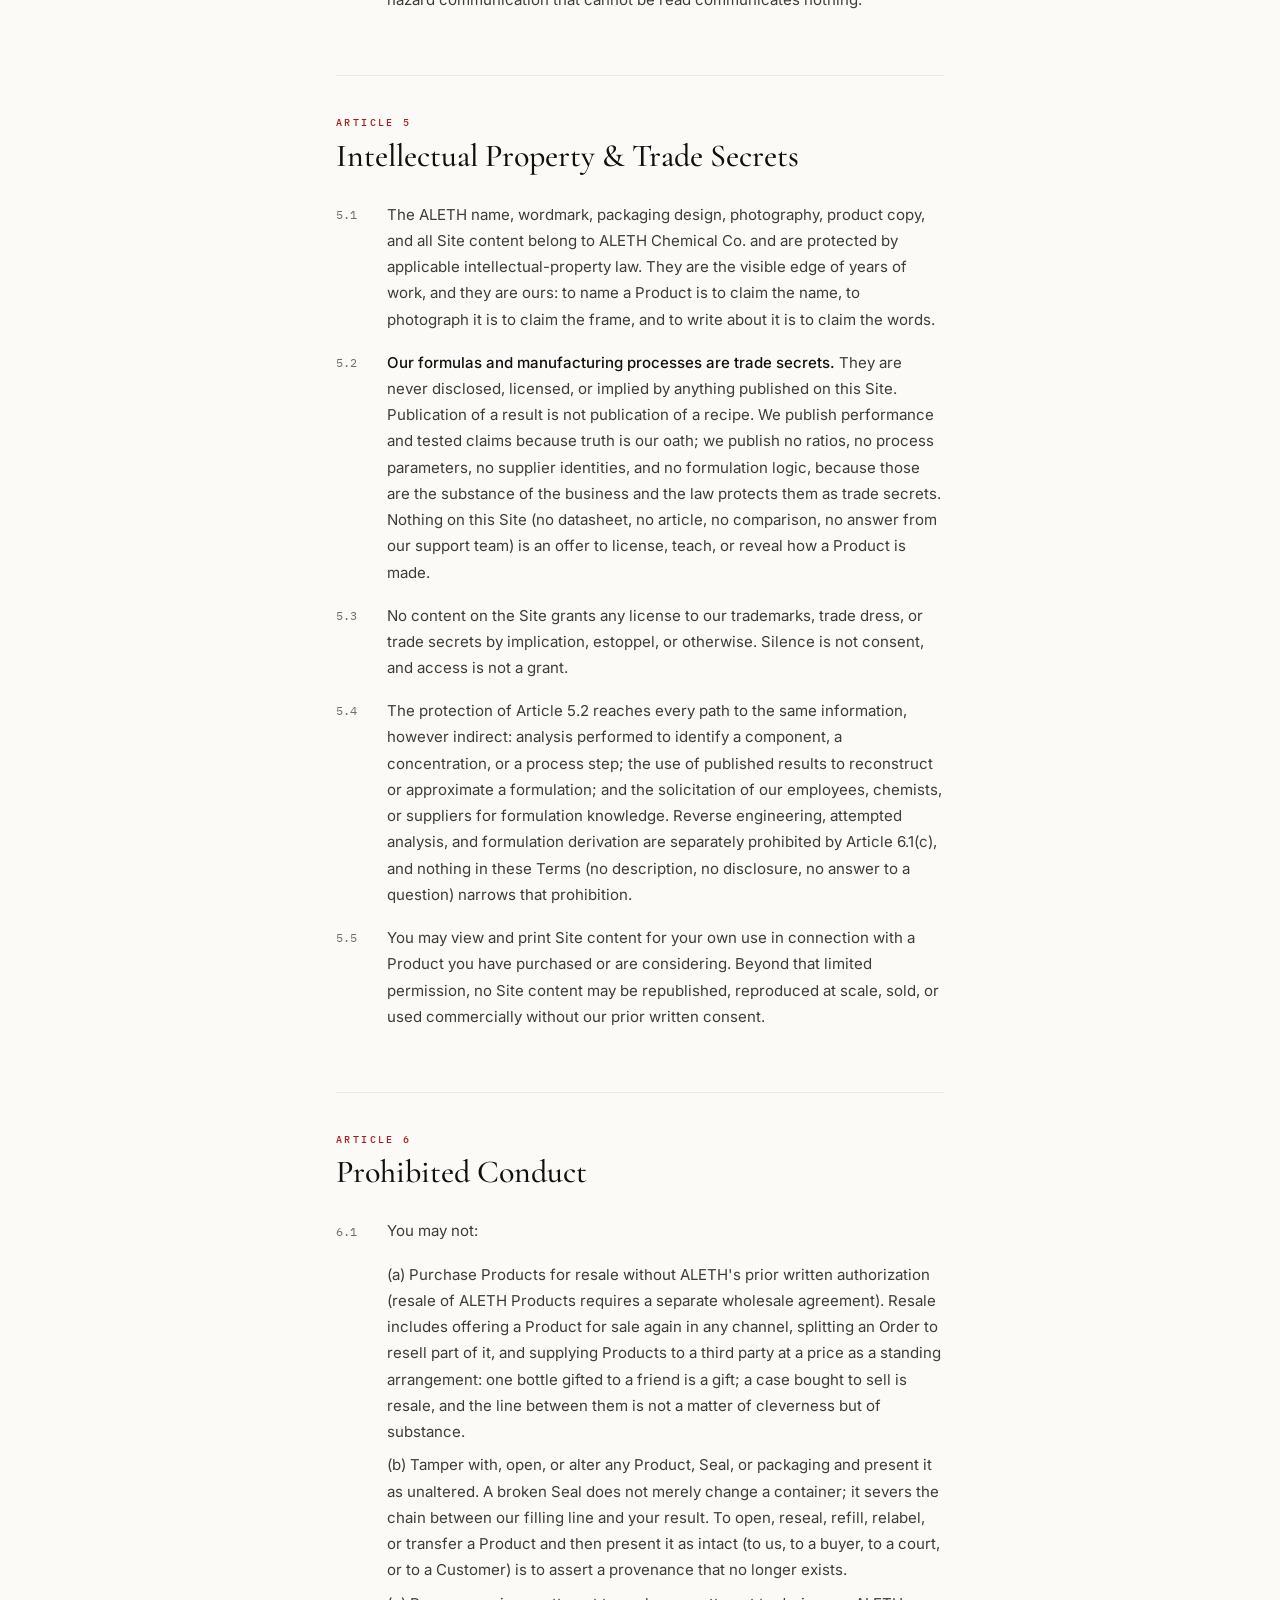
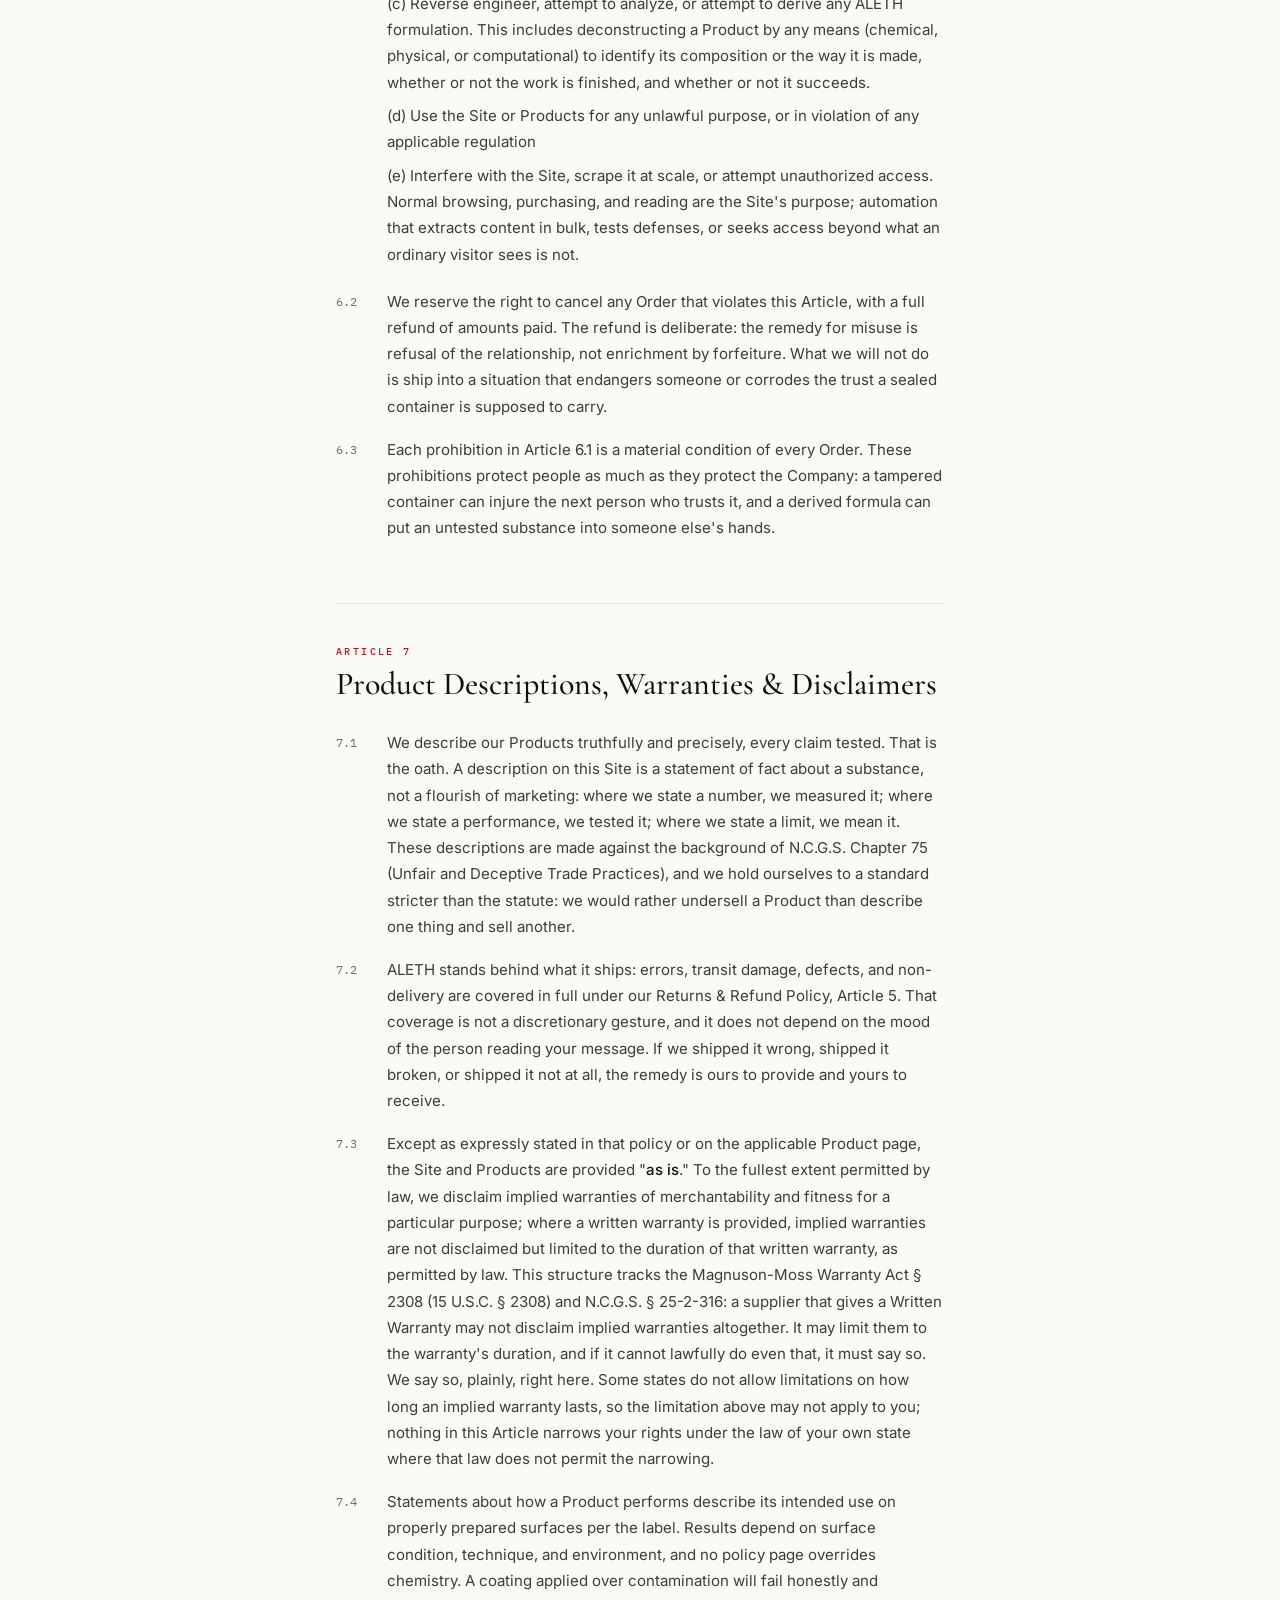
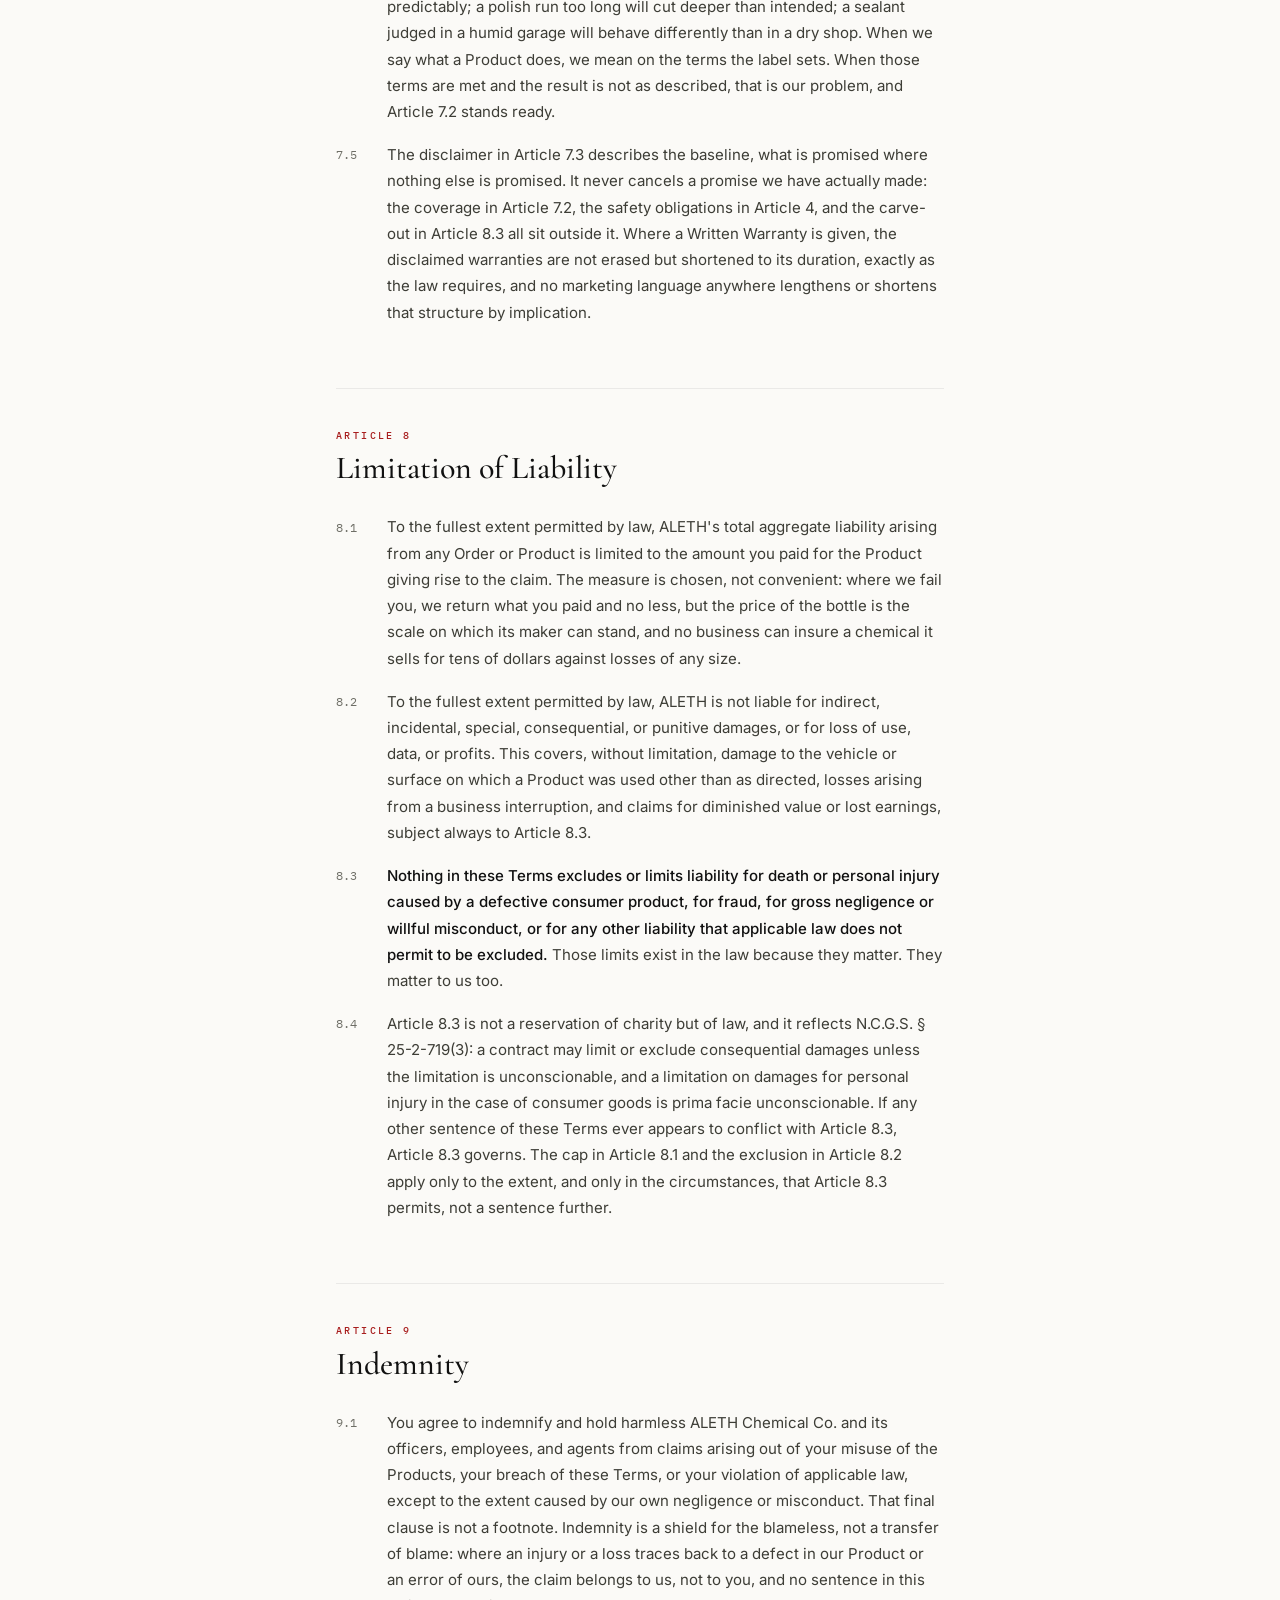
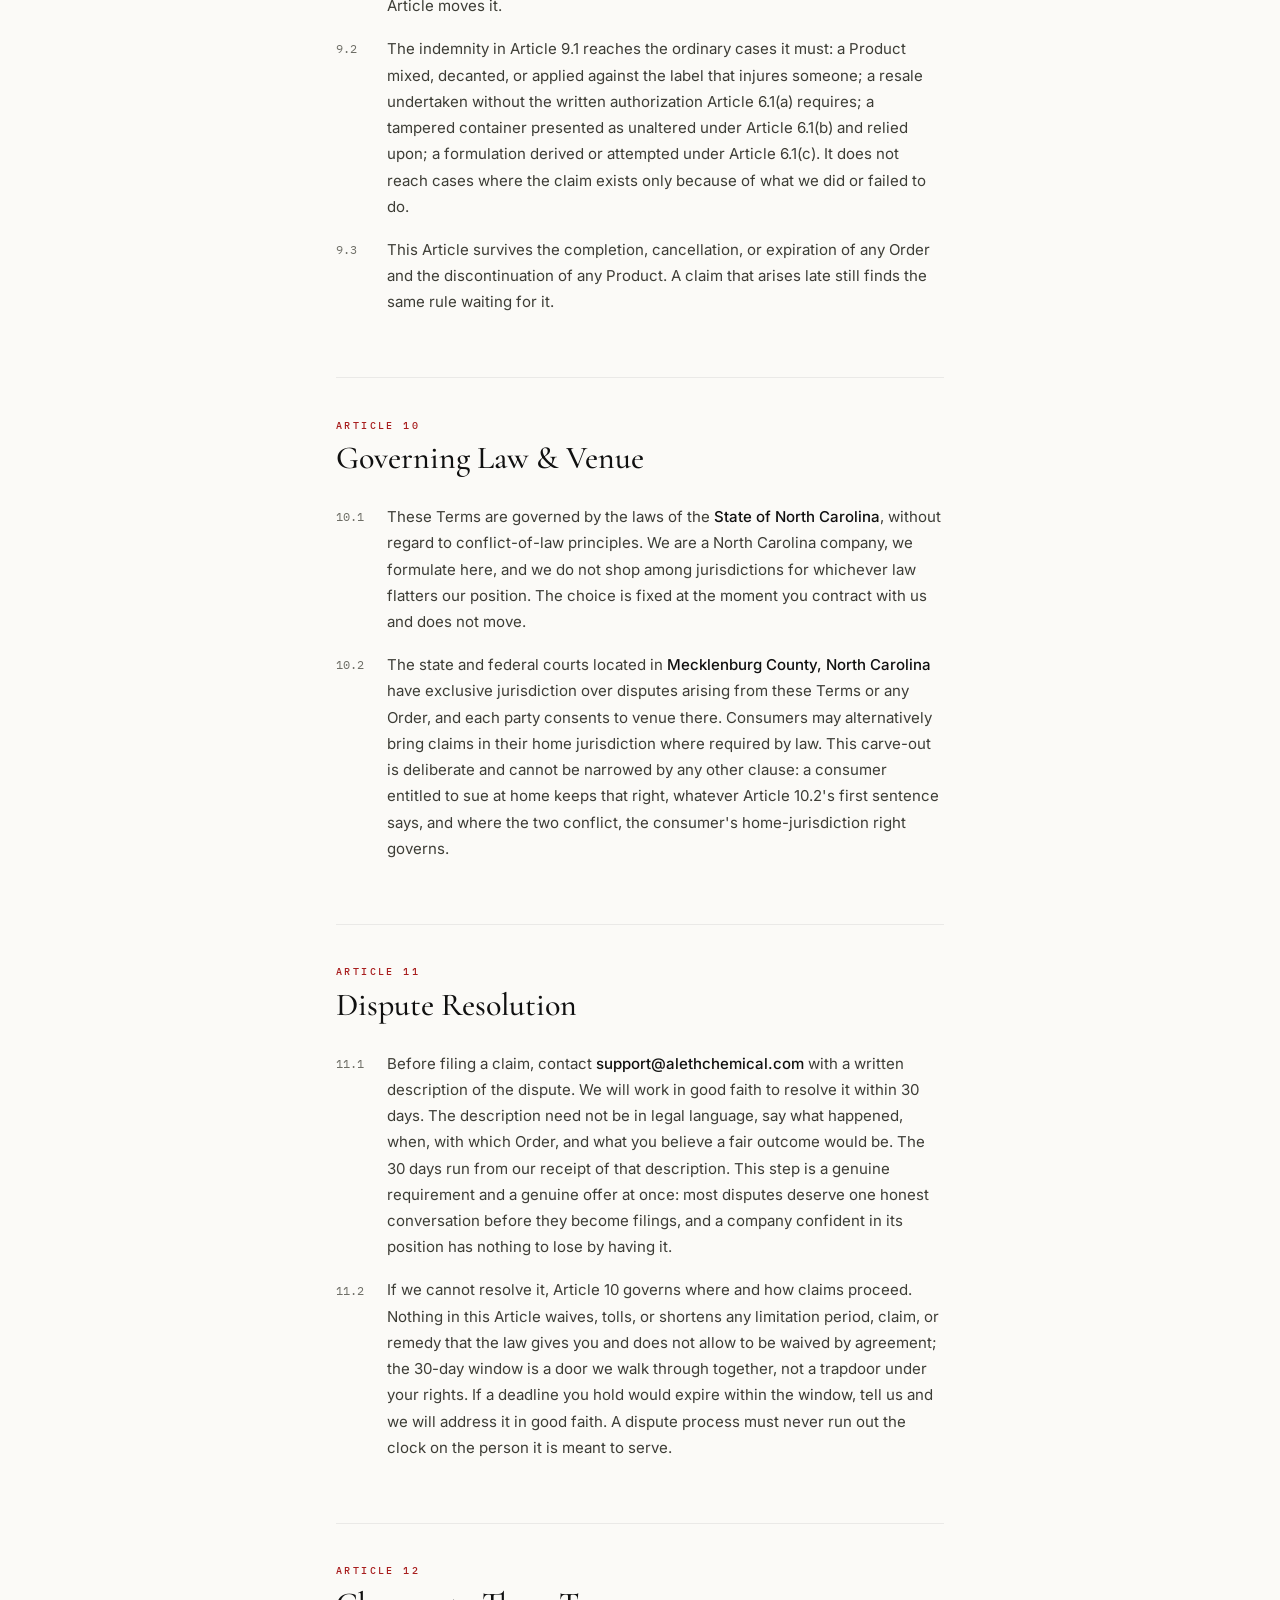
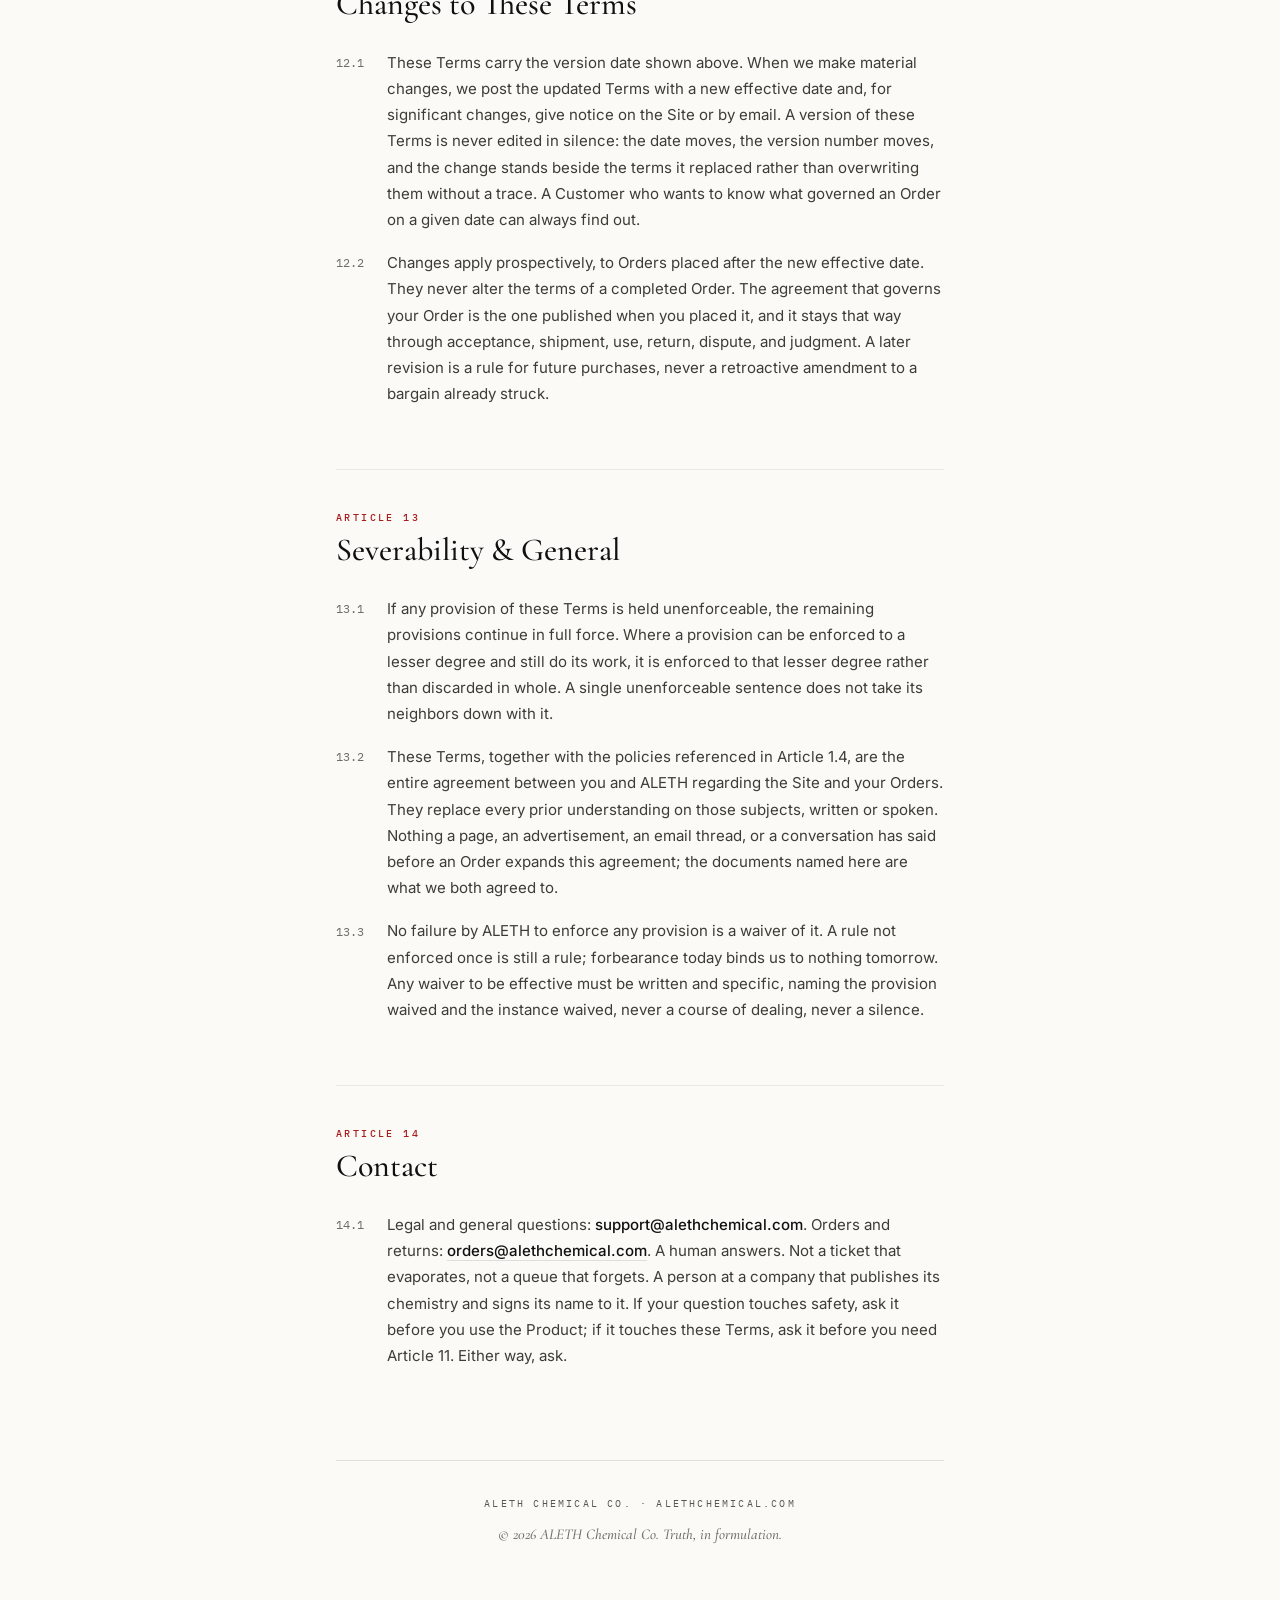
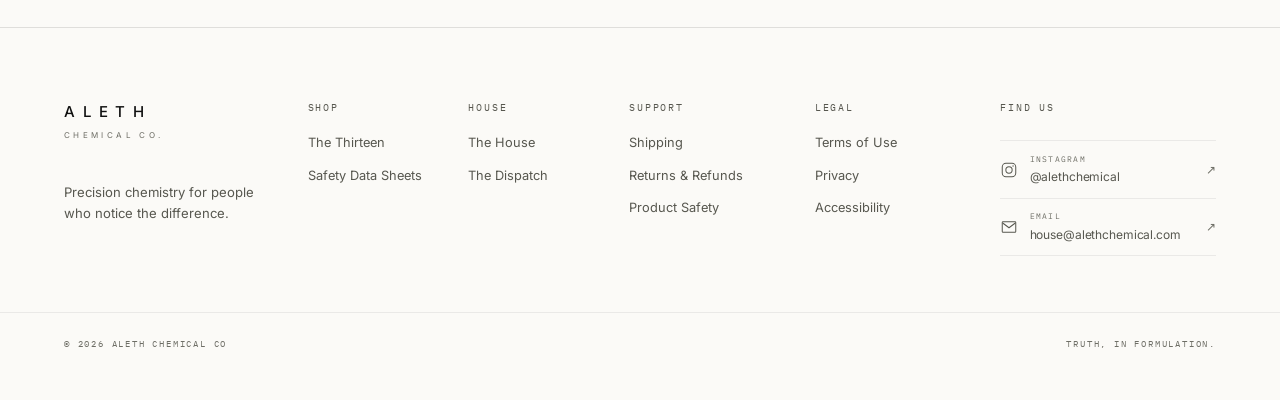
<file: terms.html>
<!DOCTYPE html>
<html lang="en">
<head>
<meta charset="UTF-8">
<meta name="robots" content="noindex, nofollow">
<meta name="viewport" content="width=device-width, initial-scale=1.0">
<title>Terms of Use · ALETH Chemical Co</title>
<meta name="description" content="The rules for using this site and buying our Products, written to be read, with every limit named and every promise load-bearing.">
<meta property="og:type" content="website">
<meta property="og:site_name" content="ALETH Chemical Co">
<meta property="og:title" content="Terms of Use · ALETH Chemical Co">
<meta property="og:description" content="The rules for using this site and buying our Products, written to be read, with every limit named and every promise load-bearing.">
<meta property="og:url" content="https://alethchemical.com/terms.html">
<meta property="og:image" content="https://alethchemical.com/assets/og-card.jpg">
<meta property="og:image:width" content="1200">
<meta property="og:image:height" content="630">
<meta name="twitter:card" content="summary_large_image">
<meta name="twitter:image" content="https://alethchemical.com/assets/og-card.jpg">
<meta name="twitter:title" content="Terms of Use · ALETH Chemical Co">
<meta name="twitter:description" content="The rules for using this site and buying our Products, written to be read, with every limit named and every promise load-bearing.">
<link rel="icon" href="favicon.svg" type="image/svg+xml">
<link rel="stylesheet" href="styles.css?v=mist43">
</head>
<body>
<header class="site-header">
  <a class="wordmark" href="index.html">ALETH<small>CHEMICAL CO.</small></a>
  <nav class="site-nav">
    <a class="nav-link" href="products.html">The Thirteen</a>
    <a class="nav-link" href="house.html">House</a>
    <a class="nav-link" href="sds.html">SDS</a>
  </nav>
  <a class="cart-link" href="#">Cart (<span id="cartBadge">0</span>)</a>
</header>
<main class="wrap policy">
  <p class="kicker mono">Policies</p>
  <h1 class="policy-title">Terms of <em>Use.</em></h1>
  <p class="pol-meta mono">Effective October 10, 2026 · Version 2.0</p>
  <p class="pol-lede"><em>These Terms set the rules for using our site and buying our Products. We wrote them to be read, clear, complete, and honest. The short version: use the site honestly, use the Products as labeled, and we stand behind everything we ship. The long version follows, because a chemical company that asks you to trust its chemistry owes you more than a short version. Every condition below is named on purpose. Every carve-out is deliberate. Where we promise something, the promise is load-bearing. Where we limit something, we tell you exactly where the limit ends, and where it does not.</em></p>
  <section class="pol-art"><h2><span class="pol-art-n mono">Article 1</span><span class="pol-art-t">Definitions &amp; Acceptance</span></h2>
  <p class="pol-p"><span class="pol-n">1.1</span><span>&quot;<strong>ALETH</strong>,&quot; &quot;<strong>we</strong>,&quot; &quot;<strong>us</strong>,&quot; &quot;<strong>the Company</strong>&quot; means ALETH Chemical Co., Charlotte, North Carolina.</span></p>
  <p class="pol-p"><span class="pol-n">1.2</span><span>&quot;<strong>Customer</strong>,&quot; &quot;<strong>you</strong>&quot; means any person or entity that accesses alethchemical.com or places an Order.</span></p>
  <p class="pol-p"><span class="pol-n">1.3</span><span>&quot;<strong>Products</strong>&quot; means chemical products offered for sale on alethchemical.com. &quot;<strong>Site</strong>&quot; means alethchemical.com. &quot;<strong>Order</strong>&quot; means a purchase request accepted by ALETH.</span></p>
  <p class="pol-p"><span class="pol-n">1.4</span><span>By accessing the Site or placing an Order, you agree to these Terms of Use (&quot;<strong>Terms</strong>&quot;) and to our Privacy Policy, Shipping Policy, and Returns &amp; Refund Policy, which are incorporated by reference.</span></p>
  <p class="pol-p"><span class="pol-n">1.5</span><span>If you do not agree, do not use the Site or purchase Products.</span></p>
  <p class="pol-p"><span class="pol-n">1.6</span><span>Additional defined terms, used with the same meaning wherever they appear in these Terms: &quot;<strong>Seal</strong>&quot; means any closure, seal, band, cap, or marking by which a container&#x27;s intact state is shown. &quot;<strong>Safety Data Sheet</strong>&quot; or &quot;<strong>SDS</strong>&quot; means the hazard-communication document published for each Product at alethchemical.com/sds.html. &quot;<strong>Written Warranty</strong>&quot; means any written affirmation of fact or written promise, relating to a Product and becoming part of the basis of the bargain, that ALETH publishes in these Terms, in a policy incorporated by reference, or on the applicable Product page.</span></p>
  <p class="pol-p"><span class="pol-n">1.7</span><span>These Terms form a single agreement with the policies named in Article 1.4. You accept them the first time you access the Site or place an Order, and they govern every subsequent visit and purchase in the version published at that time. Acceptance is not a one-time formality that fades: it stands until these Terms are replaced under Article 12. A person who places an Order has the Terms available before purchase, and is bound by them whether or not they were read in full, which is precisely why we wrote them to be read.</span></p>
  <p class="pol-p"><span class="pol-n">1.8</span><span>The Privacy Policy incorporated in Article 1.4 governs how we handle your Personal Information, including our obligations in the event of a security incident, for North Carolina residents, notification without unreasonable delay under N.C.G.S. § 75-65. Those obligations live in that policy, and nothing in these Terms narrows them.</span></p>
  </section><section class="pol-art"><h2><span class="pol-art-n mono">Article 2</span><span class="pol-art-t">Eligibility</span></h2>
  <p class="pol-p"><span class="pol-n">2.1</span><span>You must be at least 18 years old and able to enter a binding contract to place an Order. These Products are professional-grade chemicals, not toys, and the law that sets the age of contract also sets the age of responsibility. If you are under 18, do not Order. No exception is made for a purchase funded, arranged, or received by an adult on your behalf.</span></p>
  <p class="pol-p"><span class="pol-n">2.2</span><span>Orders may be placed for personal or professional vehicle-care use, subject to Article 6. An Order placed in one capacity is governed by these Terms in exactly the same way as an Order placed in the other; the professional shop and the private garage stand equal before these Terms.</span></p>
  <p class="pol-p"><span class="pol-n">2.3</span><span>If you place an Order on behalf of a business, association, or other entity, that entity is the Customer, and you represent that you have authority to bind it. Where that is not true, the Order is yours personally, and so is every obligation under these Terms.</span></p>
  </section><section class="pol-art"><h2><span class="pol-art-n mono">Article 3</span><span class="pol-art-t">Orders, Pricing &amp; Payment</span></h2>
  <p class="pol-p"><span class="pol-n">3.1</span><span>All prices are shown in U.S. dollars. Sales tax is collected where required by law and shown before payment. The total you are asked to approve at checkout (price, tax, and any shipping charge) is the total that governs. No fee is added after the point of approval.</span></p>
  <p class="pol-p"><span class="pol-n">3.2</span><span>An Order is an offer to purchase. We accept an Order when we confirm it and process payment. Until that moment, no contract for the sale of goods arises between us. The sale of Products is a transaction in goods governed by UCC Article 2 (N.C.G.S. Ch. 25, Art. 2), and the moment of acceptance matters: it fixes the terms that apply to that Order, including the version of these Terms published on that date. A receipt of an Order, an automated acknowledgment, or an invoice issued before payment is processed confirms that we received your offer. It is not, by itself, acceptance of it.</span></p>
  <p class="pol-p"><span class="pol-n">3.3</span><span>In the rare case of a pricing error on the Site, we will cancel the Order and refund any amount charged. We will tell you plainly what happened (which item, what the error was, what the correct price is) because a quiet cancellation is not an explanation. A pricing error is a failure of our systems, not of yours, and we will not hold you to a price shown in error, nor ship at that price, nor keep your money while we decide.</span></p>
  <p class="pol-p"><span class="pol-n">3.4</span><span>If we cannot fulfill an Order within the promised time, your right to cancel and receive a prompt refund is set out in the Shipping Policy, Article 8, and in applicable law. That applicable law includes the FTC Mail, Internet, or Telephone Order Merchandise Rule, 16 CFR Part 435, which governs what must happen when merchandise ordered by mail, internet, or telephone cannot be shipped within the time promised or, where none is promised, within thirty days. Your right to cancel is not a courtesy we extend; it is a rule we follow.</span></p>
  <p class="pol-p"><span class="pol-n">3.5</span><span>Payment is collected when we accept the Order, in the amount shown at checkout at the time you submitted the Order. If payment cannot be collected, the Order is not accepted, and we will say so. Where an Order cannot be accepted for any reason after an amount has been collected, that amount is refunded in full, the same route it arrived by, wherever the payment system allows.</span></p>
  </section><section class="pol-art"><h2><span class="pol-art-n mono">Article 4</span><span class="pol-art-t">Product Use &amp; Safety</span></h2>
  <p class="pol-p"><span class="pol-n">4.1</span><span>Our Products are professional-grade vehicle-care chemicals. <strong>Read the label and the Safety Data Sheet before every use.</strong> Both are published for every Product at alethchemical.com/sds.html. This is the first rule of every other rule in this Article: the label and the SDS are not a supplement to these Terms. On the question of how to handle a substance safely, they govern, and where they say less than we would like, we would rather you ask us than guess.</span></p>
  <p class="pol-p"><span class="pol-n">4.2</span><span>Use Products only as directed: on the surfaces named on the label, at the dilution and dwell stated, with the precautions listed. A Product used on an unnamed surface, at an unstated dilution, or for a longer or shorter dwell than stated is a Product we cannot speak for, not because our warranty shrinks when it is convenient, but because the result of that use is no longer a fact we tested.</span></p>
  <p class="pol-p"><span class="pol-n">4.3</span><span>Always: wear gloves and eye protection when handling concentrates; work with ventilation; test any Product on a small, hidden area first; keep all Products away from children and pets; never mix Products with one another or with any other chemical. The prohibition on mixing is absolute and admits no common-sense exceptions: two safe substances can make an unsafe one, and there is no household combination we have tested or can bless. Never decant a Product into an unlabeled container; a chemical you cannot identify is a hazard you cannot manage.</span></p>
  <p class="pol-p"><span class="pol-n">4.4</span><span>Following label and SDS instructions is a condition of safe use. If a Product is used other than as directed, we cannot speak to the result, but we will always speak to you. Contact us at <strong>support@alethchemical.com</strong> with any safety question before use. Ask the awkward question. The only bad safety question is the one asked after the fact.</span></p>
  <p class="pol-p"><span class="pol-n">4.5</span><span>Storage is part of use: keep Products as the label directs: sealed, upright, out of direct sun, and away from freezing and extreme heat. A Product that has frozen, boiled, separated, or sat for years in a hot trunk is not the Product we filled, and no chemistry survives conditions it was never meant to meet.</span></p>
  <p class="pol-p"><span class="pol-n">4.6</span><span>Where California law (California Proposition 65) requires a warning for a Product or an ingredient above defined levels, that warning appears on the Product page before purchase and on the label, never buried in a footer, never revealed after checkout.</span></p>
  <p class="pol-p"><span class="pol-n">4.7</span><span>Products ship to consumers as limited-quantity shipments under the U.S. Department of Transportation hazardous materials regulations, 49 CFR 173.150. The packaging in which a Product arrives is part of its safety system: transport containers, absorbent packing, and seals are selected to carry the substance lawfully and safely, and are not decorative.</span></p>
  <p class="pol-p"><span class="pol-n">4.8</span><span>Safety information must be readable by everyone who needs it. Our Site and SDS pages are built toward conformance with the Web Content Accessibility Guidelines (WCAG) 2.1, Level AA (W3C). If any part of our safety documentation is difficult for you to access or read, write to <strong>support@alethchemical.com</strong> and we will provide it in another format. A hazard communication that cannot be read communicates nothing.</span></p>
  </section><section class="pol-art"><h2><span class="pol-art-n mono">Article 5</span><span class="pol-art-t">Intellectual Property &amp; Trade Secrets</span></h2>
  <p class="pol-p"><span class="pol-n">5.1</span><span>The ALETH name, wordmark, packaging design, photography, product copy, and all Site content belong to ALETH Chemical Co. and are protected by applicable intellectual-property law. They are the visible edge of years of work, and they are ours: to name a Product is to claim the name, to photograph it is to claim the frame, and to write about it is to claim the words.</span></p>
  <p class="pol-p"><span class="pol-n">5.2</span><span><strong>Our formulas and manufacturing processes are trade secrets.</strong> They are never disclosed, licensed, or implied by anything published on this Site. Publication of a result is not publication of a recipe. We publish performance and tested claims because truth is our oath; we publish no ratios, no process parameters, no supplier identities, and no formulation logic, because those are the substance of the business and the law protects them as trade secrets. Nothing on this Site (no datasheet, no article, no comparison, no answer from our support team) is an offer to license, teach, or reveal how a Product is made.</span></p>
  <p class="pol-p"><span class="pol-n">5.3</span><span>No content on the Site grants any license to our trademarks, trade dress, or trade secrets by implication, estoppel, or otherwise. Silence is not consent, and access is not a grant.</span></p>
  <p class="pol-p"><span class="pol-n">5.4</span><span>The protection of Article 5.2 reaches every path to the same information, however indirect: analysis performed to identify a component, a concentration, or a process step; the use of published results to reconstruct or approximate a formulation; and the solicitation of our employees, chemists, or suppliers for formulation knowledge. Reverse engineering, attempted analysis, and formulation derivation are separately prohibited by Article 6.1(c), and nothing in these Terms (no description, no disclosure, no answer to a question) narrows that prohibition.</span></p>
  <p class="pol-p"><span class="pol-n">5.5</span><span>You may view and print Site content for your own use in connection with a Product you have purchased or are considering. Beyond that limited permission, no Site content may be republished, reproduced at scale, sold, or used commercially without our prior written consent.</span></p>
  </section><section class="pol-art"><h2><span class="pol-art-n mono">Article 6</span><span class="pol-art-t">Prohibited Conduct</span></h2>
  <p class="pol-p"><span class="pol-n">6.1</span><span>You may not:</span></p>
  <ul class="pol-list">
  <li>(a) Purchase Products for resale without ALETH&#x27;s prior written authorization (resale of ALETH Products requires a separate wholesale agreement). Resale includes offering a Product for sale again in any channel, splitting an Order to resell part of it, and supplying Products to a third party at a price as a standing arrangement: one bottle gifted to a friend is a gift; a case bought to sell is resale, and the line between them is not a matter of cleverness but of substance.</li>
  <li>(b) Tamper with, open, or alter any Product, Seal, or packaging and present it as unaltered. A broken Seal does not merely change a container; it severs the chain between our filling line and your result. To open, reseal, refill, relabel, or transfer a Product and then present it as intact (to us, to a buyer, to a court, or to a Customer) is to assert a provenance that no longer exists.</li>
  <li>(c) Reverse engineer, attempt to analyze, or attempt to derive any ALETH formulation. This includes deconstructing a Product by any means (chemical, physical, or computational) to identify its composition or the way it is made, whether or not the work is finished, and whether or not it succeeds.</li>
  <li>(d) Use the Site or Products for any unlawful purpose, or in violation of any applicable regulation</li>
  <li>(e) Interfere with the Site, scrape it at scale, or attempt unauthorized access. Normal browsing, purchasing, and reading are the Site&#x27;s purpose; automation that extracts content in bulk, tests defenses, or seeks access beyond what an ordinary visitor sees is not.</li>
  </ul>
  <p class="pol-p"><span class="pol-n">6.2</span><span>We reserve the right to cancel any Order that violates this Article, with a full refund of amounts paid. The refund is deliberate: the remedy for misuse is refusal of the relationship, not enrichment by forfeiture. What we will not do is ship into a situation that endangers someone or corrodes the trust a sealed container is supposed to carry.</span></p>
  <p class="pol-p"><span class="pol-n">6.3</span><span>Each prohibition in Article 6.1 is a material condition of every Order. These prohibitions protect people as much as they protect the Company: a tampered container can injure the next person who trusts it, and a derived formula can put an untested substance into someone else&#x27;s hands.</span></p>
  </section><section class="pol-art"><h2><span class="pol-art-n mono">Article 7</span><span class="pol-art-t">Product Descriptions, Warranties &amp; Disclaimers</span></h2>
  <p class="pol-p"><span class="pol-n">7.1</span><span>We describe our Products truthfully and precisely, every claim tested. That is the oath. A description on this Site is a statement of fact about a substance, not a flourish of marketing: where we state a number, we measured it; where we state a performance, we tested it; where we state a limit, we mean it. These descriptions are made against the background of N.C.G.S. Chapter 75 (Unfair and Deceptive Trade Practices), and we hold ourselves to a standard stricter than the statute: we would rather undersell a Product than describe one thing and sell another.</span></p>
  <p class="pol-p"><span class="pol-n">7.2</span><span>ALETH stands behind what it ships: errors, transit damage, defects, and non-delivery are covered in full under our Returns &amp; Refund Policy, Article 5. That coverage is not a discretionary gesture, and it does not depend on the mood of the person reading your message. If we shipped it wrong, shipped it broken, or shipped it not at all, the remedy is ours to provide and yours to receive.</span></p>
  <p class="pol-p"><span class="pol-n">7.3</span><span>Except as expressly stated in that policy or on the applicable Product page, the Site and Products are provided &quot;<strong>as is</strong>.&quot; To the fullest extent permitted by law, we disclaim implied warranties of merchantability and fitness for a particular purpose; where a written warranty is provided, implied warranties are not disclaimed but limited to the duration of that written warranty, as permitted by law. This structure tracks the Magnuson-Moss Warranty Act § 2308 (15 U.S.C. § 2308) and N.C.G.S. § 25-2-316: a supplier that gives a Written Warranty may not disclaim implied warranties altogether. It may limit them to the warranty&#x27;s duration, and if it cannot lawfully do even that, it must say so. We say so, plainly, right here. Some states do not allow limitations on how long an implied warranty lasts, so the limitation above may not apply to you; nothing in this Article narrows your rights under the law of your own state where that law does not permit the narrowing.</span></p>
  <p class="pol-p"><span class="pol-n">7.4</span><span>Statements about how a Product performs describe its intended use on properly prepared surfaces per the label. Results depend on surface condition, technique, and environment, and no policy page overrides chemistry. A coating applied over contamination will fail honestly and predictably; a polish run too long will cut deeper than intended; a sealant judged in a humid garage will behave differently than in a dry shop. When we say what a Product does, we mean on the terms the label sets. When those terms are met and the result is not as described, that is our problem, and Article 7.2 stands ready.</span></p>
  <p class="pol-p"><span class="pol-n">7.5</span><span>The disclaimer in Article 7.3 describes the baseline, what is promised where nothing else is promised. It never cancels a promise we have actually made: the coverage in Article 7.2, the safety obligations in Article 4, and the carve-out in Article 8.3 all sit outside it. Where a Written Warranty is given, the disclaimed warranties are not erased but shortened to its duration, exactly as the law requires, and no marketing language anywhere lengthens or shortens that structure by implication.</span></p>
  </section><section class="pol-art"><h2><span class="pol-art-n mono">Article 8</span><span class="pol-art-t">Limitation of Liability</span></h2>
  <p class="pol-p"><span class="pol-n">8.1</span><span>To the fullest extent permitted by law, ALETH&#x27;s total aggregate liability arising from any Order or Product is limited to the amount you paid for the Product giving rise to the claim. The measure is chosen, not convenient: where we fail you, we return what you paid and no less, but the price of the bottle is the scale on which its maker can stand, and no business can insure a chemical it sells for tens of dollars against losses of any size.</span></p>
  <p class="pol-p"><span class="pol-n">8.2</span><span>To the fullest extent permitted by law, ALETH is not liable for indirect, incidental, special, consequential, or punitive damages, or for loss of use, data, or profits. This covers, without limitation, damage to the vehicle or surface on which a Product was used other than as directed, losses arising from a business interruption, and claims for diminished value or lost earnings, subject always to Article 8.3.</span></p>
  <p class="pol-p"><span class="pol-n">8.3</span><span><strong>Nothing in these Terms excludes or limits liability for death or personal injury caused by a defective consumer product, for fraud, for gross negligence or willful misconduct, or for any other liability that applicable law does not permit to be excluded.</strong> Those limits exist in the law because they matter. They matter to us too.</span></p>
  <p class="pol-p"><span class="pol-n">8.4</span><span>Article 8.3 is not a reservation of charity but of law, and it reflects N.C.G.S. § 25-2-719(3): a contract may limit or exclude consequential damages unless the limitation is unconscionable, and a limitation on damages for personal injury in the case of consumer goods is prima facie unconscionable. If any other sentence of these Terms ever appears to conflict with Article 8.3, Article 8.3 governs. The cap in Article 8.1 and the exclusion in Article 8.2 apply only to the extent, and only in the circumstances, that Article 8.3 permits, not a sentence further.</span></p>
  </section><section class="pol-art"><h2><span class="pol-art-n mono">Article 9</span><span class="pol-art-t">Indemnity</span></h2>
  <p class="pol-p"><span class="pol-n">9.1</span><span>You agree to indemnify and hold harmless ALETH Chemical Co. and its officers, employees, and agents from claims arising out of your misuse of the Products, your breach of these Terms, or your violation of applicable law, except to the extent caused by our own negligence or misconduct. That final clause is not a footnote. Indemnity is a shield for the blameless, not a transfer of blame: where an injury or a loss traces back to a defect in our Product or an error of ours, the claim belongs to us, not to you, and no sentence in this Article moves it.</span></p>
  <p class="pol-p"><span class="pol-n">9.2</span><span>The indemnity in Article 9.1 reaches the ordinary cases it must: a Product mixed, decanted, or applied against the label that injures someone; a resale undertaken without the written authorization Article 6.1(a) requires; a tampered container presented as unaltered under Article 6.1(b) and relied upon; a formulation derived or attempted under Article 6.1(c). It does not reach cases where the claim exists only because of what we did or failed to do.</span></p>
  <p class="pol-p"><span class="pol-n">9.3</span><span>This Article survives the completion, cancellation, or expiration of any Order and the discontinuation of any Product. A claim that arises late still finds the same rule waiting for it.</span></p>
  </section><section class="pol-art"><h2><span class="pol-art-n mono">Article 10</span><span class="pol-art-t">Governing Law &amp; Venue</span></h2>
  <p class="pol-p"><span class="pol-n">10.1</span><span>These Terms are governed by the laws of the <strong>State of North Carolina</strong>, without regard to conflict-of-law principles. We are a North Carolina company, we formulate here, and we do not shop among jurisdictions for whichever law flatters our position. The choice is fixed at the moment you contract with us and does not move.</span></p>
  <p class="pol-p"><span class="pol-n">10.2</span><span>The state and federal courts located in <strong>Mecklenburg County, North Carolina</strong> have exclusive jurisdiction over disputes arising from these Terms or any Order, and each party consents to venue there. Consumers may alternatively bring claims in their home jurisdiction where required by law. This carve-out is deliberate and cannot be narrowed by any other clause: a consumer entitled to sue at home keeps that right, whatever Article 10.2&#x27;s first sentence says, and where the two conflict, the consumer&#x27;s home-jurisdiction right governs.</span></p>
  </section><section class="pol-art"><h2><span class="pol-art-n mono">Article 11</span><span class="pol-art-t">Dispute Resolution</span></h2>
  <p class="pol-p"><span class="pol-n">11.1</span><span>Before filing a claim, contact <strong>support@alethchemical.com</strong> with a written description of the dispute. We will work in good faith to resolve it within 30 days. The description need not be in legal language, say what happened, when, with which Order, and what you believe a fair outcome would be. The 30 days run from our receipt of that description. This step is a genuine requirement and a genuine offer at once: most disputes deserve one honest conversation before they become filings, and a company confident in its position has nothing to lose by having it.</span></p>
  <p class="pol-p"><span class="pol-n">11.2</span><span>If we cannot resolve it, Article 10 governs where and how claims proceed. Nothing in this Article waives, tolls, or shortens any limitation period, claim, or remedy that the law gives you and does not allow to be waived by agreement; the 30-day window is a door we walk through together, not a trapdoor under your rights. If a deadline you hold would expire within the window, tell us and we will address it in good faith. A dispute process must never run out the clock on the person it is meant to serve.</span></p>
  </section><section class="pol-art"><h2><span class="pol-art-n mono">Article 12</span><span class="pol-art-t">Changes to These Terms</span></h2>
  <p class="pol-p"><span class="pol-n">12.1</span><span>These Terms carry the version date shown above. When we make material changes, we post the updated Terms with a new effective date and, for significant changes, give notice on the Site or by email. A version of these Terms is never edited in silence: the date moves, the version number moves, and the change stands beside the terms it replaced rather than overwriting them without a trace. A Customer who wants to know what governed an Order on a given date can always find out.</span></p>
  <p class="pol-p"><span class="pol-n">12.2</span><span>Changes apply prospectively, to Orders placed after the new effective date. They never alter the terms of a completed Order. The agreement that governs your Order is the one published when you placed it, and it stays that way through acceptance, shipment, use, return, dispute, and judgment. A later revision is a rule for future purchases, never a retroactive amendment to a bargain already struck.</span></p>
  </section><section class="pol-art"><h2><span class="pol-art-n mono">Article 13</span><span class="pol-art-t">Severability &amp; General</span></h2>
  <p class="pol-p"><span class="pol-n">13.1</span><span>If any provision of these Terms is held unenforceable, the remaining provisions continue in full force. Where a provision can be enforced to a lesser degree and still do its work, it is enforced to that lesser degree rather than discarded in whole. A single unenforceable sentence does not take its neighbors down with it.</span></p>
  <p class="pol-p"><span class="pol-n">13.2</span><span>These Terms, together with the policies referenced in Article 1.4, are the entire agreement between you and ALETH regarding the Site and your Orders. They replace every prior understanding on those subjects, written or spoken. Nothing a page, an advertisement, an email thread, or a conversation has said before an Order expands this agreement; the documents named here are what we both agreed to.</span></p>
  <p class="pol-p"><span class="pol-n">13.3</span><span>No failure by ALETH to enforce any provision is a waiver of it. A rule not enforced once is still a rule; forbearance today binds us to nothing tomorrow. Any waiver to be effective must be written and specific, naming the provision waived and the instance waived, never a course of dealing, never a silence.</span></p>
  </section><section class="pol-art"><h2><span class="pol-art-n mono">Article 14</span><span class="pol-art-t">Contact</span></h2>
  <p class="pol-p"><span class="pol-n">14.1</span><span>Legal and general questions: <strong>support@alethchemical.com</strong>. Orders and returns: <strong><a href="mailto:orders@alethchemical.com">orders@alethchemical.com</a></strong>. A human answers. Not a ticket that evaporates, not a queue that forgets. A person at a company that publishes its chemistry and signs its name to it. If your question touches safety, ask it before you use the Product; if it touches these Terms, ask it before you need Article 11. Either way, ask.</span></p>
</section>
  <div class="pol-colophon">
    <p class="mono">ALETH Chemical Co. · alethchemical.com</p>
    <p class="pol-copy"><em>© 2026 ALETH Chemical Co. Truth, in formulation.</em></p>
  </div>
</main>
<footer class="site-footer">
  <div class="wrap footer-grid">
    <div class="footer-brand">
      <a class="wordmark" href="index.html">ALETH<small>CHEMICAL CO.</small></a>
      <p>Precision chemistry for people who notice the difference.</p>
    </div>
    <div class="footer-col">
      <p class="mono footer-head">Shop</p>
      <a href="products.html">The Thirteen</a>
      <a href="sds.html">Safety Data Sheets</a>
    </div>
    <div class="footer-col">
      <p class="mono footer-head">House</p>
      <a href="house.html">The House</a>
      <a href="index.html#dispatch">The Dispatch</a>
    </div>
    <div class="footer-col">
      <p class="mono footer-head">Support</p>
      <a href="shipping.html">Shipping</a>
      <a href="returns.html">Returns &amp; Refunds</a>
      <a href="safety.html">Product Safety</a>
    </div>
    <div class="footer-col">
      <p class="mono footer-head">Legal</p>
      <a href="terms.html">Terms of Use</a>
      <a href="privacy.html">Privacy</a>
      <a href="accessibility.html">Accessibility</a>
    </div>
    <div class="footer-col footer-contact">
      <p class="mono footer-head">Find us</p>
      <div class="footer-contact-list">
        <a class="footer-contact-row" href="https://www.instagram.com/alethchemical/" aria-label="Instagram, @alethchemical" target="_blank" rel="noopener">
          <span class="footer-contact-icon" aria-hidden="true"><svg viewBox="0 0 24 24" fill="none" stroke="currentColor" stroke-width="1.35"><rect x="3" y="3" width="18" height="18" rx="5"/><circle cx="12" cy="12" r="4.2"/><circle cx="17.4" cy="6.6" r="0.9" fill="currentColor" stroke="none"/></svg></span>
          <span class="footer-contact-copy"><span class="footer-contact-label">Instagram</span><span class="footer-contact-value">@alethchemical</span></span>
          <span class="footer-contact-arrow" aria-hidden="true">&#8599;</span>
        </a>
        <a class="footer-contact-row" href="mailto:house@alethchemical.com">
          <span class="footer-contact-icon" aria-hidden="true"><svg viewBox="0 0 24 24" fill="none" stroke="currentColor" stroke-width="1.35" stroke-linecap="round" stroke-linejoin="round"><rect x="3" y="5" width="18" height="14" rx="1"/><path d="m4 7 8 6 8-6"/></svg></span>
          <span class="footer-contact-copy"><span class="footer-contact-label">Email</span><span class="footer-contact-value">house@alethchemical.com</span></span>
          <span class="footer-contact-arrow" aria-hidden="true">&#8599;</span>
        </a>
      </div>
    </div>
  </div>
  <div class="wrap footer-base">
    <span>© 2026 Aleth Chemical Co</span>
    <span>Truth, in formulation.</span>
  </div>
</footer>
<script src="data.js"></script>
<script src="cart.js?v=mist42"></script>
<script src="desk-widget.js?v=6" defer></script>
</body>
</html>
</file>
<file: styles.css>
/* Self-hosted fonts — privacy Article 4.2 ruling, 2026-10-11. Latin subsets, OFL-licensed. */
@font-face { font-family:'Cormorant Garamond'; font-style:normal; font-weight:500; font-display:swap; src:url('assets/fonts/cormorantgaramond-500.woff2') format('woff2'); }
@font-face { font-family:'Cormorant Garamond'; font-style:italic; font-weight:500; font-display:swap; src:url('assets/fonts/cormorantgaramond-500i.woff2') format('woff2'); }
@font-face { font-family:'Inter'; font-style:normal; font-weight:400; font-display:swap; src:url('assets/fonts/inter-400.woff2') format('woff2'); }
@font-face { font-family:'Inter'; font-style:normal; font-weight:500; font-display:swap; src:url('assets/fonts/inter-500.woff2') format('woff2'); }
@font-face { font-family:'IBM Plex Mono'; font-style:normal; font-weight:400; font-display:swap; src:url('assets/fonts/ibmplexmono-400.woff2') format('woff2'); }
@font-face { font-family:'IBM Plex Mono'; font-style:normal; font-weight:500; font-display:swap; src:url('assets/fonts/ibmplexmono-500.woff2') format('woff2'); }

/* ============================================================
   ALETH CHEMICAL CO — "PORCELAIN LAB" v1
   White luxury · ink · hairlines · per-product color currents
   Trudon ceremony × Ralph Lauren editorial × GYEON technical
   ============================================================ */

:root {
  --porcelain: #FBFAF7;
  --porcelain-2: #F4F2EC;
  --card: #FFFFFF;
  --ink: #101010;
  --dim: #57574F;
  --faint: #6E6E66; /* AA 4.9:1 on porcelain — accessibility ruling 2026-10-11 */
  --hair: rgba(16,16,16,0.12);
  --hair-soft: rgba(16,16,16,0.07);
  --acc: #A81E1E;

  --font-display: 'Cormorant Garamond', Georgia, serif;
  --font-body: 'Inter', -apple-system, sans-serif;
  --font-mono: 'IBM Plex Mono', monospace;

  --gutter: clamp(1.25rem, 5vw, 5rem);
  --section: clamp(4.5rem, 10vw, 8.5rem);
  --ease-out: cubic-bezier(0.22, 1, 0.36, 1);
}

* { margin: 0; padding: 0; box-sizing: border-box; }
html { scroll-behavior: smooth; }
body {
  background: var(--porcelain);
  color: var(--ink);
  font-family: var(--font-body);
  font-size: 0.9375rem;
  line-height: 1.65;
  -webkit-font-smoothing: antialiased;
  overflow-x: hidden;
  cursor: none;
}
@media (hover: none), (max-width: 900px) { body { cursor: auto; } .cursor, .cursor-ring { display: none !important; } }
a { color: inherit; cursor: none; }
@media (hover: none), (max-width: 900px) { a, button, summary, input { cursor: auto !important; } }
button, summary, input { cursor: none; }
img { max-width: 100%; }
::selection { background: var(--ink); color: var(--porcelain); }

.wrap { max-width: 82rem; margin: 0 auto; padding-left: var(--gutter); padding-right: var(--gutter); }
.mono { font-family: var(--font-mono); font-size: 0.625rem; letter-spacing: 0.18em; text-transform: uppercase; color: var(--faint); }
.mono-ink { font-family: var(--font-mono); font-size: 0.625rem; letter-spacing: 0.18em; text-transform: uppercase; color: var(--ink); }

/* Custom cursor */
.cursor { position: fixed; z-index: 9999; width: 6px; height: 6px; border-radius: 50%; background: var(--ink); pointer-events: none; transform: translate(-50%,-50%); }
.cursor-ring { position: fixed; z-index: 9998; width: 34px; height: 34px; border-radius: 50%; border: 1px solid rgba(16,16,16,0.35); pointer-events: none; transform: translate(-50%,-50%); transition: width 300ms var(--ease-out), height 300ms var(--ease-out), border-color 300ms ease, background 300ms ease; }
.cursor-ring.is-hot { width: 56px; height: 56px; border-color: var(--acc); background: color-mix(in srgb, var(--acc) 6%, transparent); }

/* Reveal */
.reveal { opacity: 0; transform: translateY(22px); transition: opacity 900ms var(--ease-out), transform 900ms var(--ease-out); }
.reveal.is-in { opacity: 1; transform: none; }
.stagger > * { opacity: 0; transform: translateY(18px); transition: opacity 800ms var(--ease-out), transform 800ms var(--ease-out); }
.stagger.is-in > * { opacity: 1; transform: none; }
.stagger.is-in > *:nth-child(2) { transition-delay: 90ms; }
.stagger.is-in > *:nth-child(3) { transition-delay: 180ms; }
.stagger.is-in > *:nth-child(4) { transition-delay: 270ms; }

/* ---------- Ticker ---------- */
.ticker { border-bottom: 1px solid var(--hair-soft); overflow: hidden; height: 2rem; display: flex; align-items: center; background: var(--porcelain); }
.ticker-track { display: flex; gap: 3.5rem; white-space: nowrap; animation: tick 42s linear infinite; width: max-content; }
.ticker:hover .ticker-track { animation-play-state: paused; }
@keyframes tick { to { transform: translateX(-50%); } }
.ticker span { font-family: var(--font-mono); font-size: 0.625rem; letter-spacing: 0.22em; text-transform: uppercase; color: var(--dim); }
.ticker span b { color: var(--ink); font-weight: 500; }

/* ---------- Header ---------- */
.site-header {
  position: sticky; top: 0; z-index: 100;
  display: flex; align-items: center; justify-content: space-between;
  padding: 1.1rem var(--gutter);
  background: rgba(251,250,247,0.86);
  -webkit-backdrop-filter: blur(14px); backdrop-filter: blur(14px);
  border-bottom: 1px solid var(--hair-soft);
}
.wordmark { font-family: var(--font-body); font-weight: 500; font-size: 0.9375rem; letter-spacing: 0.52em; text-transform: uppercase; text-decoration: none; margin-right: 0.52em; }
.wordmark small { display: block; font-size: 0.5rem; letter-spacing: 0.42em; color: var(--faint); margin-top: 0.3rem; font-weight: 400; }
.site-nav { display: flex; gap: clamp(1.25rem, 3vw, 2.75rem); }
.nav-link { font-family: var(--font-mono); font-size: 0.625rem; letter-spacing: 0.2em; text-transform: uppercase; text-decoration: none; color: var(--dim); position: relative; padding: 0.3rem 0; transition: color 250ms ease; }
.nav-link::after { content: ''; position: absolute; left: 0; right: 100%; bottom: 0; height: 1px; background: var(--ink); transition: right 350ms var(--ease-out); }
.nav-link:hover, .nav-link.is-here { color: var(--ink); }
.nav-link:hover::after, .nav-link.is-here::after { right: 0; }
.cart-link { display: inline-flex; align-items: center; gap: 0.5rem; text-decoration: none; font-family: var(--font-mono); font-size: 0.625rem; letter-spacing: 0.2em; text-transform: uppercase; color: var(--ink); }

@media (max-width: 760px) {
  .site-header { flex-wrap: wrap; row-gap: 0.65rem; padding: 0.85rem var(--gutter); }
  .wordmark { letter-spacing: 0.4em; }
  .site-nav { order: 3; width: 100%; justify-content: center; gap: clamp(1.1rem, 6vw, 2rem); border-top: 1px solid var(--hair-soft); padding-top: 0.6rem; }
}

/* ---------- Buttons ---------- */
.btn {
  display: inline-flex; align-items: center; justify-content: center; gap: 0.75rem;
  padding: 0.9rem 2.1rem;
  background: var(--ink); color: var(--porcelain);
  font-family: var(--font-mono); font-size: 0.625rem; letter-spacing: 0.22em; text-transform: uppercase;
  text-decoration: none; border: 1px solid var(--ink); border-radius: 999px;
  transition: background 300ms ease, color 300ms ease, transform 350ms var(--ease-out), border-color 300ms ease;
  will-change: transform;
}
.btn:hover { background: transparent; color: var(--ink); transform: translateY(-2px); }
.btn-ghost { background: transparent; color: var(--ink); border-color: var(--hair); }
.btn-ghost:hover { background: var(--ink); color: var(--porcelain); border-color: var(--ink); }
.btn-acc { background: var(--acc); border-color: var(--acc-edge, var(--acc)); color: var(--acc-on, var(--porcelain)); }
.btn-acc:hover { background: transparent; color: var(--acc-text, var(--acc)); border-color: var(--acc-edge, var(--acc)); }
.btn-acc:focus-visible { outline: 2px solid var(--acc-edge, var(--acc)); outline-offset: 3px; }

/* Premium square CTA — hero primary */
.btn-square {
  border-radius: 0;
  padding: 1.15rem 2.9rem;
  font-size: 0.6563rem; letter-spacing: 0.32em;
  position: relative;
}
.btn-square::after {
  content: ''; position: absolute; inset: 4px;
  border: 1px solid rgba(251,250,247,0.35);
  transition: inset 350ms var(--ease-out), border-color 350ms ease;
  pointer-events: none;
}
.btn-square:hover { transform: none; }
.btn-square:hover::after { inset: 7px; border-color: rgba(16,16,16,0.4); }
.hero-cta .btn-ghost { border-radius: 0; }
@media (max-width: 767px) {
  .hero-cta { flex-direction: column; align-items: center; gap: 1.05rem; margin-top: 1.9rem; }
  .hero-cta .btn { min-height: 48px; }
  .hero-cta .btn-square { padding: 0.95rem 2.3rem; font-size: 0.5938rem; }
  .hero-cta .btn-ghost { background: none; border: none; padding: 0.3rem 0; font-size: 0.5625rem; letter-spacing: 0.24em; color: var(--dim); min-height: 0; text-decoration: underline; text-underline-offset: 5px; text-decoration-color: var(--hair); text-decoration-thickness: 1px; }
  .hero-cta .btn-ghost:hover { background: none; color: var(--ink); }
  .hero .sub-desk { display: none; }
  .hero .sub-mob { display: block; }
  .hero .hero-sub { max-width: 22rem; font-size: 0.8125rem; line-height: 1.8; }
}

/* ---------- Hero ---------- */
.hero { position: relative; padding: clamp(3rem, 7vw, 5rem) 0 clamp(3.5rem, 8vw, 6rem); overflow: hidden; }
.hero-watermark {
  position: absolute; top: 50%; left: 50%; transform: translate(-50%,-52%);
  font-family: var(--font-body); font-weight: 600; letter-spacing: 0.3em;
  font-size: clamp(4rem, 16vw, 15rem); color: rgba(16,16,16,0.028);
  white-space: nowrap; pointer-events: none; user-select: none;
}
.hero-inner { position: relative; text-align: center; }
.hero-kicker { display: inline-flex; align-items: center; gap: 0.8rem; }
.hero-kicker::before, .hero-kicker::after { content: ''; width: 2.5rem; height: 1px; background: var(--hair); }
.hero h1 {
  font-family: var(--font-display); font-weight: 500; font-style: normal;
  font-size: clamp(2rem, 4.6vw, 3.6rem); line-height: 1.12; letter-spacing: 0.005em;
  margin: 1.75rem auto 0; max-width: 22em;
}
.hero h1 em { font-style: italic; }
.hero-sub { margin: 1.5rem auto 0; max-width: 34rem; color: var(--dim); font-size: 0.9rem; }
.hero-cta { display: flex; gap: 0.85rem; justify-content: center; margin-top: 2.5rem; flex-wrap: wrap; }
/* bottle stage under hero copy */
.hero-stage { position: relative; margin-top: clamp(3rem, 7vw, 5rem); display: flex; justify-content: center; align-items: flex-end; gap: clamp(0.5rem, 2.5vw, 2rem); }
.hero-bottle-slot { width: clamp(64px, 8.5vw, 118px); transition: transform 600ms var(--ease-out); }
.hero-bottle-slot:hover { transform: translateY(-10px); }
/* hero index strip: bottles + labels sized to be read, not just seen */
.hero-stage .vial { width: clamp(60px, 7.4vw, 96px); max-height: none; }
.hero-stage .vial-label b { font-size: clamp(0.4rem, 0.62vw, 0.5rem); }
.hero-stage .vial-label span { font-size: clamp(0.3rem, 0.48vw, 0.38rem); }
.hero-stage .vial-label i { font-size: clamp(0.27rem, 0.42vw, 0.34rem); }
@media (max-width: 680px) {
  .hero-stage { flex-wrap: wrap; gap: 1.6rem 0.4rem; align-items: flex-end; }
  .hero-bottle-slot { width: 23%; display: flex; justify-content: center; }
  .hero-stage .vial { width: 100%; max-width: 58px; }
  .hero-stage .vial-label b { font-size: 0.34rem; }
  .hero-stage .vial-label span { font-size: 0.24rem; letter-spacing: 0.1em; }
  .hero-stage .vial-label i { font-size: 0.22rem; }
}

/* Video slot placeholder (Seedance 4K later) */
.video-slot { position: relative; border-top: 1px solid var(--hair-soft); border-bottom: 1px solid var(--hair-soft); background:
  repeating-linear-gradient(115deg, rgba(16,16,16,0.025) 0 2px, transparent 2px 14px), var(--porcelain-2);
  padding: clamp(3rem, 6vw, 5rem) var(--gutter); display: flex; align-items: center; justify-content: center; flex-direction: column; gap: 0.9rem; overflow: hidden; }
.video-slot .vs-label { color: var(--faint); }
.video-slot .vs-title { font-family: var(--font-display); font-style: italic; font-size: clamp(1.4rem, 3vw, 2.2rem); color: var(--dim); }
.video-slot::after { content: ''; position: absolute; inset: 0; background: linear-gradient(90deg, transparent, rgba(255,255,255,0.5), transparent); transform: translateX(-100%); animation: shimmer 4.5s ease-in-out infinite; }
@keyframes shimmer { 55%, 100% { transform: translateX(100%); } }

/* ---------- Section head ---------- */
.section { padding-top: var(--section); padding-bottom: var(--section); }
.section-head { display: flex; align-items: baseline; justify-content: space-between; gap: 2rem; flex-wrap: wrap; margin-bottom: clamp(2.25rem, 5vw, 3.75rem); }
.section-head h2 { font-family: var(--font-display); font-weight: 500; font-size: clamp(1.6rem, 3.2vw, 2.4rem); }
.section-head h2 em { font-style: italic; }
.kicker { display: inline-flex; align-items: center; gap: 0.7rem; }
.kicker::before { content: ''; width: 1.75rem; height: 1px; background: var(--acc); }

/* ---------- The Thirteen grid ---------- */
.thirteen { display: grid; grid-template-columns: repeat(4, 1fr); border-top: 1px solid var(--hair); border-left: 1px solid var(--hair); }
.t-cell { position: relative; border-right: 1px solid var(--hair); border-bottom: 1px solid var(--hair); padding: 1.5rem 1.4rem 1.6rem; text-decoration: none; background: var(--porcelain); transition: background 400ms ease; overflow: hidden; min-height: 11rem; display: flex; flex-direction: column; justify-content: space-between; }
.t-cell::before { content: ''; position: absolute; inset: 0; background: var(--cell-acc, transparent); opacity: 0; transition: opacity 400ms ease; }
.t-cell:hover::before { opacity: 1; }
.t-cell > * { position: relative; }
.t-code { font-family: var(--font-mono); font-size: 0.5625rem; letter-spacing: 0.2em; color: var(--faint); transition: color 300ms ease; }
.t-cell:hover .t-code { color: var(--cell-ink, var(--ink)); }
.t-name { font-family: var(--font-body); font-weight: 500; letter-spacing: 0.34em; font-size: clamp(0.78rem, 1.4vw, 1rem); margin-top: 2.6rem; text-transform: uppercase; }
.t-kind { color: var(--dim); font-size: 0.75rem; margin-top: 0.35rem; letter-spacing: 0.02em; }
.t-foot { display: flex; justify-content: space-between; align-items: baseline; margin-top: 1.1rem; }
.t-price { font-family: var(--font-mono); font-size: 0.625rem; letter-spacing: 0.14em; }
.t-arrow { font-size: 0.8rem; transition: transform 400ms var(--ease-out); }
.t-cell:hover .t-arrow { transform: translateX(5px); }
.t-cell.is-duo { grid-column: span 2; }
.t-sealed { cursor: default; color: var(--faint); background: repeating-linear-gradient(-45deg, transparent 0 10px, rgba(16,16,16,0.018) 10px 11px); }
.t-sealed .t-name { color: var(--faint); }
.t-sealed:hover { background: repeating-linear-gradient(-45deg, transparent 0 10px, rgba(16,16,16,0.03) 10px 11px); }
@media (max-width: 980px) { .thirteen { grid-template-columns: repeat(3, 1fr); } }
@media (max-width: 680px) { .thirteen { grid-template-columns: repeat(2, 1fr); } .t-cell.is-duo { grid-column: span 2; } }

.pd-mantra { margin-top: 1.1rem; font-size: 0.625rem; letter-spacing: 0.24em; text-transform: uppercase; color: var(--acc-text, var(--acc)); display: flex; align-items: center; gap: 0.8rem; }
.pd-mantra::before { content: ''; width: 1.6rem; height: 1px; background: var(--acc); }

/* ---------- care notes (object letters) ---------- */
.care-notes { border-top: 1px solid var(--hair-soft); padding: clamp(2.25rem, 5vw, 3.75rem) 0 var(--section); position: relative; }
.care-notes::before { content: ''; position: absolute; inset: 0; background: radial-gradient(90% 40% at 50% 0%, var(--acc, #101010), transparent 70%); opacity: 0.05; pointer-events: none; }
.cn-wrap { max-width: 44rem; margin: 0 auto; }
.cn-wrap h2 { font-family: var(--font-display); font-weight: 500; font-size: clamp(1.9rem, 3.4vw, 2.7rem); margin-top: 1.2rem; }
.cn-body { margin-top: 3rem; }
.cn-lede { font-family: var(--font-display); font-size: 1.35rem; line-height: 1.55; font-weight: 500; }
.cn-body > p { color: var(--dim); line-height: 1.85; margin-top: 1.6rem; font-size: 0.95rem; }
.cn-sec { margin-top: 2.6rem; padding-top: 2.2rem; border-top: 1px solid var(--hair-soft); }
.cn-h { font-size: 0.625rem; letter-spacing: 0.22em; text-transform: uppercase; color: var(--acc); display: block; margin-bottom: 1rem; }
.cn-sec p { color: var(--dim); line-height: 1.85; font-size: 0.95rem; }
.cn-closer { margin-top: 3rem; font-family: var(--font-display); font-size: 1.3rem; line-height: 1.5; }
.cn-notes { margin-top: 3rem; padding-top: 1.8rem; border-top: 1px solid var(--hair-soft); }
.cn-notes p { font-size: 0.78rem; color: var(--faint); line-height: 1.75; }
.cn-notes a { color: var(--acc); text-decoration: none; border-bottom: 1px solid var(--acc); }
.cn-notes p + p { margin-top: 0.6rem; }

/* ---------- pH spectrum ---------- */
.ph-section { background: var(--porcelain-2); border-top: 1px solid var(--hair-soft); border-bottom: 1px solid var(--hair-soft); }
.ph-scale { position: relative; height: 3px; background: linear-gradient(90deg, #A81E1E, #C1550F 20%, #B8862B 32%, #4E9BB5 50%, #14655C 68%, #2E6E8E 85%, #6B4E9B); border-radius: 999px; margin: 5.5rem 1rem 6.5rem; }
.ph-ticks { position: absolute; left: 0; right: 0; top: 0.9rem; display: flex; justify-content: space-between; }
.ph-ticks span { font-family: var(--font-mono); font-size: 0.5625rem; color: var(--faint); letter-spacing: 0.1em; }
.ph-zone { position: absolute; top: 1.9rem; font-family: var(--font-mono); font-size: 0.5625rem; letter-spacing: 0.18em; text-transform: uppercase; color: var(--dim); }
.ph-dot { position: absolute; top: 50%; width: 14px; height: 14px; border-radius: 50%; background: var(--porcelain); border: 2.5px solid var(--dot-acc, #101010); transform: translate(-50%,-50%); transition: transform 300ms var(--ease-out); }
.ph-dot:hover { transform: translate(-50%,-50%) scale(1.5); }
.ph-tag { position: absolute; bottom: 1.4rem; left: 50%; transform: translateX(-50%); text-align: center; white-space: nowrap; opacity: 0; transition: opacity 250ms ease; pointer-events: none; }
.ph-dot:hover .ph-tag { opacity: 1; }
.ph-tag b { display: block; font-family: var(--font-body); font-weight: 500; font-size: 0.625rem; letter-spacing: 0.24em; }
.ph-tag i { font-style: normal; font-family: var(--font-mono); font-size: 0.5625rem; color: var(--dim); }
@media (max-width: 760px) { .ph-tag { display: none; } }

/* ---------- Manifesto ---------- */
.manifesto { text-align: center; }
.manifesto p { font-family: var(--font-display); font-weight: 500; font-size: clamp(1.5rem, 3.4vw, 2.6rem); line-height: 1.28; max-width: 26em; margin: 0 auto; }
.manifesto p em { font-style: italic; }
.manifesto .mono { display: block; margin-bottom: 2rem; }
.manifesto-foot { margin-top: 2.5rem; }

/* ---------- Wave strip ---------- */
.wave-strip { display: grid; grid-template-columns: repeat(3, 1fr); border-top: 1px solid var(--hair); border-bottom: 1px solid var(--hair); }
.wave-cell { padding: clamp(1.75rem, 4vw, 3rem); border-right: 1px solid var(--hair); }
.wave-cell:last-child { border-right: none; }
.wave-cell h3 { font-family: var(--font-display); font-weight: 500; font-size: 1.35rem; margin: 0.9rem 0 0.6rem; }
.wave-cell p { color: var(--dim); font-size: 0.85rem; }
@media (max-width: 800px) { .wave-strip { grid-template-columns: 1fr; } .wave-cell { border-right: none; border-bottom: 1px solid var(--hair); } .wave-cell:last-child { border-bottom: none; } }

/* ---------- Collection page ---------- */
.page-head { padding: clamp(3.5rem, 8vw, 6rem) 0 clamp(2rem, 4vw, 3rem); }
.page-head h1 { font-family: var(--font-display); font-weight: 500; font-size: clamp(2rem, 4.5vw, 3.2rem); margin: 1.1rem 0 0.9rem; }
.page-head h1 em { font-style: italic; }
.page-head .lede { color: var(--dim); max-width: 36rem; font-size: 0.9rem; }
.collection { display: grid; grid-template-columns: repeat(3, 1fr); gap: 1px; background: var(--hair); border: 1px solid var(--hair); margin-bottom: var(--section); }
.c-card { background: var(--porcelain); text-decoration: none; padding: 2rem 1.9rem 2.1rem; position: relative; overflow: hidden; transition: background 400ms ease; display: block; }
.c-card:hover { background: var(--card); }
.c-card::after { content: ''; position: absolute; left: 0; top: 0; bottom: 0; width: 3px; background: var(--acc); transform: scaleY(0); transform-origin: top; transition: transform 450ms var(--ease-out); }
.c-card:hover::after { transform: scaleY(1); }
.c-top { display: flex; justify-content: space-between; align-items: baseline; }
.c-code { font-family: var(--font-mono); font-size: 0.5625rem; letter-spacing: 0.2em; color: var(--faint); }
.c-ph { font-family: var(--font-mono); font-size: 0.5625rem; letter-spacing: 0.14em; color: var(--acc); }
.c-visual { height: 9.5rem; display: flex; align-items: flex-end; justify-content: center; margin: 1.4rem 0 1.5rem; }
.c-name { font-weight: 500; letter-spacing: 0.32em; font-size: 0.9rem; text-transform: uppercase; }
.c-kind { color: var(--dim); font-size: 0.78rem; margin-top: 0.3rem; }
.c-foot { display: flex; justify-content: space-between; margin-top: 1.2rem; align-items: baseline; }
.c-price { font-family: var(--font-mono); font-size: 0.625rem; letter-spacing: 0.12em; }
.c-arrow { font-size: 0.8rem; transition: transform 400ms var(--ease-out); }
.c-card:hover .c-arrow { transform: translateX(5px); color: var(--acc); }
.c-card.is-duo { grid-column: span 2; background: linear-gradient(100deg, rgba(176,46,46,0.07), var(--porcelain) 42%, var(--porcelain) 58%, rgba(47,90,194,0.07)); }
.c-card.is-duo:hover { background: linear-gradient(100deg, rgba(176,46,46,0.12), var(--card) 42%, var(--card) 58%, rgba(47,90,194,0.12)); }
.c-card.is-duo::after { width: 100%; height: 3px; top: auto; bottom: 0; background: linear-gradient(90deg, var(--acc), var(--acc2, var(--acc))); transform: scaleX(0); transform-origin: left; }
.c-card.is-duo:hover::after { transform: scaleX(1); }
@media (max-width: 680px) { .c-card.is-duo { grid-column: span 2; } }
.c-sealed { cursor: default; background: repeating-linear-gradient(-45deg, transparent 0 10px, rgba(16,16,16,0.018) 10px 11px); color: var(--faint); }
.c-sealed:hover { background: repeating-linear-gradient(-45deg, transparent 0 10px, rgba(16,16,16,0.03) 10px 11px); }
.c-sealed::after { display: none; }
.c-sealed .c-ph { color: var(--faint); }
@media (max-width: 980px) { .collection { grid-template-columns: repeat(2, 1fr); } }
@media (max-width: 620px) { .collection { grid-template-columns: 1fr; } }

/* ---------- CSS bottle ---------- */
.vial { position: relative; width: 58px; height: 100%; max-height: 9rem; aspect-ratio: 58/150; margin: 0 auto; }
.vial-cap { position: absolute; top: 0; left: 50%; transform: translateX(-50%); width: 46%; height: 13%; background: linear-gradient(105deg, #2b2b2b, #101010 60%, #333); border-radius: 3px 3px 2px 2px; z-index: 3; }
.vial-spray { position: absolute; top: -4%; left: 50%; transform: translateX(-50%); width: 120%; height: 12%; z-index: 3; }
.vial-spray::before { content: ''; position: absolute; left: 8%; top: 0; width: 84%; height: 55%; background: linear-gradient(105deg, #333, #0d0d0d 60%, #2e2e2e); border-radius: 4px 10px 3px 3px; }
.vial-spray::after { content: ''; position: absolute; left: 2%; top: 18%; width: 16%; height: 45%; background: #141414; border-radius: 2px 0 2px 4px; }
.vial-body { position: absolute; left: 8%; right: 8%; top: 12%; bottom: 0; border: 1.5px solid rgba(16,16,16,0.22); border-radius: 10px 10px 12px 12px; background: linear-gradient(105deg, rgba(255,255,255,0.75), rgba(255,255,255,0.25) 45%, rgba(16,16,16,0.05)); overflow: hidden; z-index: 2; }
.vial-liquid { position: absolute; left: 0; right: 0; bottom: 0; height: 72%; background: var(--liquid, rgba(120,120,120,0.4)); }
.vial-liquid::before { content: ''; position: absolute; top: -2px; left: 0; right: 0; height: 3px; background: inherit; filter: brightness(1.25); border-radius: 50%; }
.vial-label { position: absolute; left: 12%; right: 12%; top: 34%; height: 44%; background: #F3EFE6; border: 1px solid rgba(16,16,16,0.14); z-index: 4; display: flex; flex-direction: column; align-items: center; justify-content: center; gap: 2px; }
.vial-label b { font-family: var(--font-body); font-weight: 500; font-size: 0.34rem; letter-spacing: 0.3em; color: var(--ink); }
.vial-label span { font-family: var(--font-mono); font-size: 0.26rem; letter-spacing: 0.18em; color: var(--dim); }
.vial-label i { font-style: normal; font-family: var(--font-mono); font-size: 0.24rem; color: var(--acc); letter-spacing: 0.1em; }
.vial-shadow { position: absolute; bottom: -6px; left: 10%; right: 10%; height: 8px; background: radial-gradient(ellipse at center, rgba(16,16,16,0.22), transparent 70%); z-index: 1; }
.vial-lg { width: clamp(120px, 16vw, 190px); max-height: none; }
.vial-lg .vial-label b { font-size: 0.6rem; }
.vial-lg .vial-label span { font-size: 0.44rem; }
.vial-lg .vial-label i { font-size: 0.4rem; }

/* ---------- Product page ---------- */
.product-hero { display: grid; grid-template-columns: 1fr 1.1fr; gap: clamp(2rem, 6vw, 5rem); padding: clamp(2.5rem, 6vw, 4.5rem) 0 var(--section); align-items: start; }
.product-hero-no-media { grid-template-columns: minmax(0, 52rem); }
.product-stage { position: sticky; top: 6.5rem; border: 1px solid var(--hair-soft); background: linear-gradient(165deg, #FFFFFF, var(--porcelain-2)); aspect-ratio: 4/5; display: flex; align-items: flex-end; justify-content: center; padding-bottom: 9%; overflow: hidden; }
.vial-pair { display: flex; align-items: flex-end; gap: clamp(1.1rem, 3vw, 2.4rem); }
.vial-pair .vial-lg { width: clamp(92px, 11.5vw, 148px); }
.vial-pair .vial-lg:last-child { transform: translateY(-6%); }
.product-stage::before { content: ''; position: absolute; inset: 0; background: radial-gradient(120% 60% at 50% 100%, var(--acc-soft, transparent), transparent 70%); }
.pd-kicker { color: var(--acc-text, var(--acc)); }
.pd-name { font-family: var(--font-body); font-weight: 500; letter-spacing: 0.34em; text-transform: uppercase; font-size: clamp(1.5rem, 3.4vw, 2.4rem); margin: 1rem 0 0.35rem; }
.pd-kind { font-family: var(--font-display); font-style: italic; font-size: clamp(1.1rem, 2.2vw, 1.5rem); color: var(--dim); }
.pd-line { margin-top: 1.4rem; color: var(--dim); font-size: 0.9rem; max-width: 30em; }
.spec-plate { margin-top: 2rem; border: 1px solid var(--hair); display: grid; grid-template-columns: 1fr; }
.spec-cell { padding: 0.75rem 1.1rem; border-right: 1px solid var(--hair-soft); }
.spec-cell:last-child { border-right: none; }
.spec-cell .mono { display: block; margin-bottom: 0.4rem; }
.spec-cell b { font-family: var(--font-mono); font-weight: 500; font-size: 0.75rem; letter-spacing: 0.08em; }
.spec-cell b.acc { color: var(--acc); }
.size-row { display: flex; gap: 0.6rem; flex-wrap: wrap; margin-top: 1.75rem; }
.size-pill { padding: 0.65rem 1.3rem; border: 1px solid var(--hair); border-radius: 999px; font-family: var(--font-mono); font-size: 0.625rem; letter-spacing: 0.12em; background: transparent; color: var(--dim); transition: all 250ms ease; }
.size-pill:hover { border-color: var(--ink); color: var(--ink); }
.size-pill.is-active { background: var(--ink); border-color: var(--ink); color: var(--porcelain); }
.buy-row { display: flex; gap: 0.9rem; align-items: center; margin-top: 1.5rem; flex-wrap: wrap; }
.qty-stepper { display: inline-flex; align-items: center; border: 1px solid var(--hair); border-radius: 999px; }
.qty-stepper button { width: 2.5rem; height: 2.6rem; background: none; border: none; font-size: 1rem; color: var(--dim); }
.qty-stepper button:hover { color: var(--acc); }
.qty-stepper span { min-width: 2rem; text-align: center; font-family: var(--font-mono); font-size: 0.75rem; }
.ph-meter { margin-top: 2.25rem; }
.ph-bridge { border-top: 1px solid var(--hair); border-bottom: 1px solid var(--hair); margin-top: clamp(3.5rem, 7vw, 5.5rem); padding: clamp(2.5rem, 5vw, 4rem) 0; }
.ph-bridge-inner { max-width: 52rem; margin: 0 auto; }
.ph-bridge .ph-meter { margin-top: 0; }
.ph-meter-track { position: relative; height: 3px; border-radius: 999px; background: linear-gradient(90deg, #A81E1E, #C1550F 25%, #B8862B 40%, #4E9BB5 50%, #14655C 75%, #6B4E9B); margin-top: 0.9rem; }
.ph-meter-pin { position: absolute; top: 50%; width: 13px; height: 13px; border-radius: 50%; background: var(--porcelain); border: 3px solid var(--acc); transform: translate(-50%,-50%); }
.ph-meter-scale { display: flex; justify-content: space-between; margin-top: 0.5rem; }
.acc { border-top: 1px solid var(--hair); margin-top: 3.25rem; }
.acc details { border-bottom: 1px solid var(--hair); position: relative; }
.acc details::before { content: ''; position: absolute; left: -1.9rem; top: 0; bottom: 0; width: 2px; background: var(--acc, var(--ink)); transform: scaleY(0); transform-origin: top; transition: transform 550ms var(--ease-out); }
.acc details.is-open::before { transform: scaleY(1); }
.acc summary { list-style: none; display: flex; justify-content: space-between; align-items: center; padding: 1.15rem 0.15rem; font-family: var(--font-mono); font-size: 0.625rem; letter-spacing: 0.2em; text-transform: uppercase; transition: color 300ms ease, padding-left 450ms var(--ease-out); }
.acc summary:hover { color: var(--acc, var(--ink)); }
.acc details.is-open summary { color: var(--acc, var(--ink)); }
.acc summary::-webkit-details-marker { display: none; }
.acc-x { color: var(--faint); font-size: 0.8rem; transition: transform 500ms var(--ease-out), color 300ms ease; }
.acc details.is-open .acc-x { transform: rotate(225deg); color: var(--acc); }
.acc-body { display: grid; grid-template-rows: 0fr; transition: grid-template-rows 550ms var(--ease-out); }
.acc details.is-open .acc-body { grid-template-rows: 1fr; }
.acc-inner { overflow: hidden; min-height: 0; opacity: 0; transform: translateY(8px); transition: opacity 450ms ease 100ms, transform 550ms var(--ease-out) 100ms; }
.acc details.is-open .acc-inner { opacity: 1; transform: translateY(0); }
.acc-inner p { padding: 0.1rem 0.15rem 1.6rem; color: var(--dim); font-size: 0.875rem; line-height: 1.75; }
.dir-list { padding: 0.1rem 0.15rem 1.4rem; }
.dir-step { position: relative; padding: 0 0 0.55rem 2.1rem !important; margin: 0; color: var(--dim); font-size: 0.875rem; line-height: 1.75; }
.dir-n { position: absolute; left: 0; top: 0.42em; color: var(--acc, #101010); font-size: 0.62rem; letter-spacing: 0.14em; }
.dir-gap { height: 0.7rem; }
.pd-letter-link { display: inline-flex; align-items: center; gap: 0.6rem; margin-top: 1.1rem; font-size: 0.62rem; letter-spacing: 0.24em; text-transform: uppercase; color: var(--acc-text, var(--acc, #101010)); text-decoration: none; opacity: 0.8; transition: opacity 0.3s var(--ease-out); }
.sku-note { margin: 0.7rem 0 0; font-size: 0.62rem; letter-spacing: 0.18em; text-transform: uppercase; color: var(--faint); }
.pd-letter-link::before { content: ''; width: 1.6rem; height: 1px; background: var(--acc, #101010); opacity: 0.45; }
.pd-letter-link .arr { display: inline-block; transition: transform 0.35s var(--ease-out); }
.pd-letter-link:hover { opacity: 1; }
.pd-letter-link:hover .arr { transform: translateY(3px); }
.acc-inner a { color: var(--acc); }
.related { border-top: 1px solid var(--hair); padding: clamp(2.5rem, 6vw, 4rem) 0 var(--section); }
@media (max-width: 900px) { .product-hero { grid-template-columns: 1fr; } .product-stage { position: static; } }

/* ---------- House / editorial ---------- */
.ed-figure { border: 1px solid var(--hair-soft); background: repeating-linear-gradient(115deg, rgba(16,16,16,0.025) 0 2px, transparent 2px 14px), var(--porcelain-2); aspect-ratio: 21/9; display: flex; align-items: center; justify-content: center; margin-bottom: 3rem; position: relative; overflow: hidden; }
.ed-figure::after { content: ''; position: absolute; inset: 0; background: linear-gradient(90deg, transparent, rgba(255,255,255,0.5), transparent); transform: translateX(-100%); animation: shimmer 4.5s ease-in-out infinite; }
.letter { max-width: 38em; margin: 0 auto; }
.letter p { color: var(--dim); line-height: 1.9; margin-bottom: 1.5rem; font-size: 0.95rem; }
.letter p:first-of-type::first-letter { font-family: var(--font-display); font-size: 3.2em; float: left; line-height: 0.85; padding-right: 0.12em; color: var(--ink); }
.letter .sig { font-family: var(--font-display); font-style: italic; font-size: 1.4rem; color: var(--ink); }
.value-grid { display: grid; grid-template-columns: repeat(3, 1fr); gap: 1px; background: var(--hair); border: 1px solid var(--hair); margin-top: 3.5rem; }
.value-cell { background: var(--porcelain); padding: 1.9rem 1.7rem; }
.value-cell h3 { font-family: var(--font-display); font-weight: 500; font-size: 1.25rem; margin: 0.8rem 0 0.5rem; }
.value-cell p { color: var(--dim); font-size: 0.82rem; }
@media (max-width: 800px) { .value-grid { grid-template-columns: 1fr; } }

/* ---------- SDS ---------- */
.sds-search input { width: min(26rem, 100%); padding: 0.9rem 1.3rem; background: var(--card); border: 1px solid var(--hair); border-radius: 999px; font-size: 0.875rem; color: var(--ink); outline: none; font-family: var(--font-body); }
.sds-search input:focus { border-color: var(--ink); }
.sds-list { border-top: 1px solid var(--hair); margin-top: 2rem; margin-bottom: var(--section); }
.sds-row { display: grid; grid-template-columns: 7rem 1fr auto auto; align-items: baseline; gap: 1.5rem; padding: 1.3rem 0.2rem; border-bottom: 1px solid var(--hair); }
.sds-id { font-family: var(--font-mono); font-size: 0.5625rem; letter-spacing: 0.16em; color: var(--faint); }
.sds-name { font-weight: 500; letter-spacing: 0.3em; font-size: 0.85rem; text-transform: uppercase; }
.sds-name small { display: block; letter-spacing: 0.02em; text-transform: none; color: var(--dim); font-weight: 400; font-size: 0.75rem; margin-top: 0.25rem; }
.sds-dot { width: 9px; height: 9px; border-radius: 50%; background: var(--acc); }
.sds-dl { font-family: var(--font-mono); font-size: 0.5625rem; letter-spacing: 0.18em; text-transform: uppercase; color: var(--ink); text-decoration: none; border-bottom: 1px solid var(--hair); padding-bottom: 2px; transition: border-color 250ms ease, color 250ms ease; }
.sds-dl:hover { color: var(--acc); border-color: var(--acc); }
@media (max-width: 700px) { .sds-row { grid-template-columns: 1fr auto; } .sds-id, .sds-dot { display: none; } }

/* ---------- Cart drawer ---------- */
.cart-overlay { position: fixed; inset: 0; z-index: 200; background: rgba(16,16,16,0.32); opacity: 0; pointer-events: none; transition: opacity 400ms ease; }
.cart-overlay.is-open { opacity: 1; pointer-events: auto; }
.cart-drawer { position: fixed; top: 0; right: 0; bottom: 0; z-index: 201; width: min(24rem, 92vw); background: var(--porcelain); border-left: 1px solid var(--hair); display: flex; flex-direction: column; transform: translateX(100%); transition: transform 500ms var(--ease-out); }
.cart-drawer.is-open { transform: none; }
.cart-drawer-head { display: flex; justify-content: space-between; align-items: center; padding: 1.4rem 1.6rem; border-bottom: 1px solid var(--hair); }
.cart-close { background: none; border: none; font-size: 1.4rem; color: var(--dim); }
.cart-empty { padding: 3rem 1.6rem; display: flex; flex-direction: column; gap: 1.4rem; align-items: flex-start; color: var(--dim); }
.cart-items { flex: 1; overflow-y: auto; padding: 0.8rem 1.6rem; }
.cart-item { display: flex; justify-content: space-between; align-items: center; gap: 1rem; padding: 1.05rem 0; border-bottom: 1px solid var(--hair-soft); }
.cart-item-name { font-weight: 500; letter-spacing: 0.24em; font-size: 0.78rem; text-transform: uppercase; }
.cart-item-meta { display: block; margin-top: 0.3rem; }
.cart-item-controls { display: flex; align-items: center; gap: 0.55rem; }
.cart-item-controls button { width: 1.7rem; height: 1.7rem; border: 1px solid var(--hair); border-radius: 50%; background: none; color: var(--dim); }
.cart-item-controls button:hover { border-color: var(--ink); color: var(--ink); }
.cart-remove { border: none !important; font-size: 1.1rem; }
.cart-foot { padding: 1.4rem 1.6rem; border-top: 1px solid var(--hair); }
.cart-subtotal { display: flex; justify-content: space-between; margin-bottom: 0.5rem; font-size: 0.9rem; }
.cart-shipping { display: block; margin-bottom: 1.1rem; color: var(--dim); }
.cart-checkout { width: 100%; }

/* ---------- Checkout ---------- */
.checkout-grid { display: grid; grid-template-columns: 1.25fr 1fr; gap: clamp(2rem, 6vw, 4.5rem); padding: clamp(2.5rem, 6vw, 4.5rem) 0 var(--section); align-items: start; }
.co-step { margin-bottom: 2.5rem; }
.co-step .mono-ink { display: block; margin-bottom: 1.1rem; color: var(--acc); }
.field { margin-bottom: 1rem; }
.field label { display: block; font-family: var(--font-mono); font-size: 0.5625rem; letter-spacing: 0.18em; text-transform: uppercase; color: var(--faint); margin-bottom: 0.4rem; }
.field input { width: 100%; padding: 0.85rem 1.1rem; background: var(--card); border: 1px solid var(--hair); border-radius: 8px; font-size: 0.875rem; color: var(--ink); outline: none; font-family: var(--font-body); }
.field input:focus { border-color: var(--ink); }
.field-row { display: grid; grid-template-columns: 1fr 1fr; gap: 1rem; }
.summary-panel { position: sticky; top: 6.5rem; background: var(--card); border: 1px solid var(--hair-soft); padding: 1.9rem; }
.summary-panel h2 { font-family: var(--font-display); font-weight: 500; font-size: 1.5rem; margin-bottom: 1.4rem; }
.summary-row { display: flex; justify-content: space-between; gap: 1rem; padding: 0.65rem 0; border-bottom: 1px solid var(--hair-soft); font-size: 0.85rem; }
.summary-row .dim { color: var(--faint); font-size: 0.75rem; }
.summary-line { display: flex; justify-content: space-between; gap: 1rem; padding: 0.45rem 0; font-size: 0.85rem; }
.summary-total { display: flex; justify-content: space-between; padding-top: 1.1rem; font-size: 0.95rem; }
.summary-note { margin-top: 0.9rem; color: var(--faint); font-size: 0.75rem; }
.summary-note a { color: inherit; text-decoration: underline; text-underline-offset: 2px; }
.summary-note a:hover { color: var(--red); }
.ca-note { color: var(--ink); border-left: 2px solid var(--red); padding-left: 0.8rem; }
.summary-panel .btn { width: 100%; margin-top: 1.4rem; }
@media (max-width: 900px) { .checkout-grid { grid-template-columns: 1fr; } .summary-panel { position: static; } }

/* ---------- Legal / 404 ---------- */
.legal { max-width: 42rem; padding: clamp(3rem, 8vw, 5.5rem) 0 var(--section); }
.legal h1 { font-family: var(--font-display); font-weight: 500; font-size: clamp(1.8rem, 4vw, 2.6rem); margin: 1rem 0 2rem; }
.legal h2 { font-size: 0.8rem; font-weight: 600; letter-spacing: 0.06em; margin: 2rem 0 0.5rem; }
.legal p { color: var(--dim); line-height: 1.8; font-size: 0.875rem; }
.lost { min-height: 76vh; display: flex; flex-direction: column; align-items: center; justify-content: center; text-align: center; padding: var(--gutter); }
.lost h1 { font-family: var(--font-display); font-weight: 500; font-size: clamp(2.2rem, 6vw, 4rem); margin: 1rem 0; }
.lost p { color: var(--dim); max-width: 28em; margin-bottom: 2.25rem; }

/* ---------- Footer ---------- */
.site-footer { border-top: 1px solid var(--hair); padding: clamp(2.75rem, 7vw, 4.5rem) 0 2rem; }
.footer-grid { display: grid; grid-template-columns: 1.3fr 0.8fr 0.8fr 0.95fr 0.95fr 1.3fr; gap: 1.75rem; }
.footer-brand p { color: var(--dim); margin-top: 0.9rem; max-width: 24em; font-size: 0.82rem; }
.footer-col { display: flex; flex-direction: column; gap: 0.7rem; }
.footer-head { margin-bottom: 0.3rem; }
.footer-col a { text-decoration: none; color: var(--dim); font-size: 0.8rem; transition: color 250ms ease; }
.footer-col a:hover { color: var(--ink); }
.footer-base { display: flex; justify-content: space-between; gap: 1rem; flex-wrap: wrap; margin-top: 3.5rem; padding-top: 1.5rem; border-top: 1px solid var(--hair-soft); font-family: var(--font-mono); font-size: 0.5625rem; letter-spacing: 0.2em; text-transform: uppercase; color: var(--faint); }
@media (max-width: 760px) { .footer-grid { grid-template-columns: 1fr; } }

/* Utilities */
.mt-1 { margin-top: 0.5rem; } .mt-2 { margin-top: 1rem; } .mt-4 { margin-top: 2rem; }
.center { text-align: center; }
.dim { color: var(--dim); }

/* ---------- Proprietary blend line (PDP spec plate) ---------- */
.spec-secret { margin: 0.7rem 0 0; font-size: 0.5625rem; letter-spacing: 0.18em; text-transform: uppercase; color: var(--faint); }

/* ---------- SDS library: inbound state ---------- */
.sds-actions { display: inline-flex; align-items: baseline; gap: 1.2rem; }
.sds-inbound { font-size: 0.5625rem; letter-spacing: 0.18em; text-transform: uppercase; color: var(--faint); border: 1px solid var(--hair); border-radius: 999px; padding: 0.3rem 0.7rem; }
.sds-note-line { padding: 1.6rem 0.2rem var(--section); font-size: 0.625rem; letter-spacing: 0.16em; text-transform: uppercase; color: var(--dim); }
.sds-note-line a { color: var(--ink); text-decoration: none; border-bottom: 1px solid var(--hair); padding-bottom: 2px; }
.sds-note-line a:hover { border-color: var(--ink); }

/* ---------- Accessibility: focus + reduced motion ---------- */
:focus-visible { outline: 1.5px solid var(--ink); outline-offset: 3px; border-radius: 2px; }
details summary:focus-visible { outline-offset: 1px; }
@media (prefers-reduced-motion: reduce) {
  *, *::before, *::after { animation-duration: 0.01ms !important; animation-iteration-count: 1 !important; transition-duration: 0.01ms !important; }
  .ticker-track { animation: none; }
  .reveal { opacity: 1 !important; transform: none !important; }
}

/* ---------- Footer socials ---------- */
.footer-social { display: flex; gap: 1.1rem; margin-top: 0.2rem; }
.footer-social a { display: inline-flex; color: var(--dim); transition: color 250ms ease, transform 350ms var(--ease-out); }
.footer-social a:hover { color: var(--ink); transform: translateY(-2px); }
.footer-social svg { width: 1.05rem; height: 1.05rem; }
.footer-social-note { display: block; margin-top: 0.7rem; font-size: 0.5625rem; letter-spacing: 0.18em; color: var(--faint); text-transform: lowercase; }
a.footer-social-note { text-decoration: none; }
a.footer-social-note:hover { color: var(--red); }

/* ---------- Find your formula : the whisper ---------- */
.fyf-call { border-top: 1px solid var(--hair-soft); border-bottom: 1px solid var(--hair-soft); }
.fyf-call-btn { display: flex; align-items: center; gap: clamp(1.2rem, 3.5vw, 2.6rem); width: 100%; max-width: 82rem; margin: 0 auto; padding: 1.35rem var(--gutter); background: none; border: none; text-align: left; color: var(--ink); }
.fyf-call-k { flex-shrink: 0; font-size: 0.5625rem; letter-spacing: 0.26em; text-transform: uppercase; color: var(--faint); transition: color 300ms ease; }
.fyf-call-line { font-family: var(--font-display); font-size: clamp(1.05rem, 2vw, 1.35rem); color: var(--dim); transition: color 300ms ease; }
.fyf-call-line em { color: var(--ink); }
.fyf-call-cta { flex-shrink: 0; margin-left: auto; font-size: 0.5625rem; letter-spacing: 0.24em; text-transform: uppercase; color: var(--faint); display: inline-flex; align-items: center; gap: 0.55rem; transition: color 300ms ease; }
.fyf-call-cta i { font-style: normal; transition: transform 350ms var(--ease-out); }
.fyf-call-btn:hover { background: rgba(16,16,16,0.015); }
.fyf-call-btn:hover .fyf-call-k, .fyf-call-btn:hover .fyf-call-cta { color: var(--ink); }
.fyf-call-btn:hover .fyf-call-line { color: var(--ink); }
.fyf-call-btn:hover .fyf-call-cta i { transform: translateX(5px); }
@media (max-width: 640px) {
  .fyf-call-btn { flex-wrap: wrap; gap: 0.3rem 1rem; padding: 1.1rem var(--gutter); }
  .fyf-call-line { flex-basis: 100%; order: 2; }
  .fyf-call-cta { order: 1; margin-left: auto; }
}

/* ---------- Formula guide overlay ---------- */
.fyf-lock { overflow: hidden; }
.fyf-modal { position: fixed; inset: 0; z-index: 90; display: flex; align-items: center; justify-content: center; padding: clamp(1rem, 4vw, 2.5rem); }
.fyf-modal[hidden] { display: none; }
.fyf-veil { position: absolute; inset: 0; background: rgba(251, 250, 247, 0.62); -webkit-backdrop-filter: blur(14px) saturate(1.05); backdrop-filter: blur(14px) saturate(1.05); opacity: 0; transition: opacity 380ms ease; }
.fyf-card:focus { outline: none; }
.fyf-card { position: relative; width: min(46rem, 100%); max-height: calc(100vh - 3rem); max-height: calc(100dvh - 3rem); overflow-y: auto; background: rgba(251, 250, 247, 0.86); -webkit-backdrop-filter: blur(22px) saturate(1.1); backdrop-filter: blur(22px) saturate(1.1); border: 1px solid var(--hair); box-shadow: 0 30px 80px -30px rgba(16,16,16,0.25), 0 2px 10px rgba(16,16,16,0.05); padding: clamp(1.75rem, 4.5vw, 3rem); opacity: 0; transform: translateY(14px) scale(0.985); transition: opacity 420ms ease, transform 520ms var(--ease-out); }
.fyf-modal.is-open .fyf-veil { opacity: 1; }
.fyf-modal.is-open .fyf-card { opacity: 1; transform: none; }
.fyf-prog { position: absolute; top: 0; left: 0; right: 0; height: 2px; background: var(--hair-soft); }
.fyf-prog span { display: block; height: 100%; background: var(--ink); transform: scaleX(0); transform-origin: left; transition: transform 500ms var(--ease-out); }
.fyf-card.is-result .fyf-prog span { background: var(--acc, var(--ink)); }
.fyf-x { position: absolute; top: 0.65rem; right: 0.9rem; background: none; border: none; font-size: 1.3rem; line-height: 1; padding: 0.5rem; color: var(--faint); transition: color 250ms ease, transform 350ms var(--ease-out); }
.fyf-x:hover { color: var(--ink); transform: rotate(90deg); }
.fyf-box { min-height: 20rem; }
.fyf-box.is-out { opacity: 0; transform: translateY(6px); transition: opacity 180ms ease, transform 180ms ease; }
.fyf-box.is-in { animation: fyfIn 420ms var(--ease-out); }
@keyframes fyfIn { from { opacity: 0; transform: translateY(10px); } to { opacity: 1; transform: none; } }
.fyf-count { font-size: 0.5625rem; letter-spacing: 0.24em; text-transform: uppercase; color: var(--faint); }
.fyf-q { font-family: var(--font-display); font-size: clamp(1.35rem, 2.6vw, 1.8rem); margin-top: 0.9rem; }
.fyf-opts { margin-top: 1.75rem; border-top: 1px solid var(--hair); }
.fyf-opt { display: flex; align-items: center; gap: 1.1rem; width: 100%; text-align: left; background: none; border: none; border-bottom: 1px solid var(--hair); padding: 1rem 0.2rem; font-family: var(--font-body); font-size: 0.95rem; color: var(--ink); transition: padding-left 300ms var(--ease-out), background 300ms ease; }
.fyf-opt:hover { padding-left: 0.9rem; background: var(--porcelain-2); }
.fyf-opt-n { font-size: 0.5625rem; letter-spacing: 0.2em; color: var(--faint); }
.fyf-opt:hover .fyf-opt-n { color: var(--ink); }
.fyf-opt-arr { margin-left: auto; color: var(--faint); transition: transform 350ms var(--ease-out), color 250ms ease; }
.fyf-opt:hover .fyf-opt-arr { transform: translateX(5px); color: var(--ink); }
.fyf-back { margin-top: 1.5rem; background: none; border: none; padding: 0; font-size: 0.5625rem; letter-spacing: 0.2em; text-transform: uppercase; color: var(--faint); transition: color 250ms ease; }
.fyf-back:hover { color: var(--ink); }
.fyf-result { display: flex; gap: clamp(1.75rem, 4vw, 3rem); align-items: center; }
.fyf-result .fyf-count { color: var(--acc, var(--faint)); }
.fyf-r-name { font-weight: 500; letter-spacing: 0.28em; text-transform: uppercase; font-size: clamp(1.3rem, 3vw, 1.8rem); margin-top: 0.8rem; }
.fyf-r-kind { font-family: var(--font-display); font-size: 1.05rem; color: var(--dim); margin-top: 0.35rem; }
.fyf-r-line { color: var(--dim); font-size: 0.9rem; line-height: 1.7; margin-top: 1.1rem; max-width: 26em; }
.fyf-r-cta { display: flex; align-items: center; gap: 1.5rem; margin-top: 1.9rem; flex-wrap: wrap; }
.fyf-r-cta .fyf-back { margin-top: 0; }
.fyf-result-stage { flex-shrink: 0; }
.fyf-result-stage .vial { display: block; height: clamp(13rem, 24vw, 17rem); width: auto; aspect-ratio: 58/150; }
@media (max-width: 640px) { .fyf-result { flex-direction: column; align-items: flex-start; } .fyf-result-stage { align-self: center; } }

/* ── Wave system: five live, the rest in the lab ───────────── */
.wave-note {
  margin-top: 1.4rem;
  font-size: 0.72rem;
  letter-spacing: 0.14em;
  text-transform: uppercase;
  color: var(--faint);
  max-width: 44rem;
  line-height: 1.8;
}

/* Lab cards: quieter, but still present */
.c-card.is-lab .c-visual .vial { opacity: 0.45; filter: saturate(0.35); }
.c-card.is-lab .c-name { color: var(--dim); }
.c-card.is-lab .c-ph { color: var(--faint); }
.c-card.is-lab { transition: opacity 0.5s var(--ease-out), transform 0.5s var(--ease-out); }
.c-card.is-lab:hover .c-visual .vial { opacity: 0.8; filter: saturate(0.6); }
.c-lab {
  font-size: 0.66rem;
  letter-spacing: 0.16em;
  text-transform: uppercase;
  color: var(--faint);
}
.t-cell.is-lab { opacity: 0.62; transition: opacity 0.45s var(--ease-out), background 0.45s var(--ease-out); }
.t-cell.is-lab:hover { opacity: 1; }
.t-cell.is-lab .t-price { color: var(--faint); font-size: 0.72rem; letter-spacing: 0.12em; text-transform: uppercase; }

/* Lab panel on product pages */
.lab-panel {
  margin-top: 2rem;
  border-top: 1px solid var(--hair);
  border-bottom: 1px solid var(--hair);
  padding: 1.8rem 0 2rem;
  max-width: 30rem;
}
.lab-tag {
  font-size: 0.68rem;
  letter-spacing: 0.2em;
  text-transform: uppercase;
  color: var(--acc, var(--ink));
  margin-bottom: 0.9rem;
}
.lab-copy {
  font-family: 'Cormorant Garamond', serif;
  font-size: 1.35rem;
  font-style: italic;
  line-height: 1.45;
  color: var(--dim);
  margin-bottom: 1.5rem;
}
.notify { display: flex; gap: 0.75rem; align-items: stretch; flex-wrap: wrap; }
.notify-in {
  flex: 1 1 14rem;
  font-family: 'Inter', sans-serif;
  font-size: 0.9rem;
  color: var(--ink);
  background: transparent;
  border: none;
  border-bottom: 1px solid var(--hair);
  padding: 0.7rem 0.1rem;
  outline: none;
  transition: border-color 0.3s;
}
.notify-in:focus { border-color: var(--ink); }
.notify-in::placeholder { color: var(--faint); }
.notify-done {
  font-size: 0.72rem;
  letter-spacing: 0.14em;
  text-transform: uppercase;
  color: var(--acc, var(--ink));
  padding: 0.9rem 0 0.2rem;
}

/* Quiz result: lab note */
.fyf-r-lab {
  margin-top: 0.9rem;
  font-size: 0.66rem;
  letter-spacing: 0.18em;
  text-transform: uppercase;
  color: var(--faint);
}

/* locked product photography */
.product-stage:has(.stage-photo){position:relative;padding:0;align-items:stretch;border:none;background:var(--porcelain-2)}
.product-stage:has(.stage-photo)::before{display:none}
.stage-photo{position:absolute;inset:0;width:100%;height:100%;object-fit:contain;object-position:center bottom;display:block;background:var(--porcelain-2)}

/* ---------- Mobile homepage rebuild ---------- */
.ph-hint-mob{display:none}
.ph-legend{display:none}
@media (max-width: 767px){
  /* ticker off mobile: it clipped behind the absolute header and ate vertical space */
  .ticker{display:none}
  /* hero: single snap-scroll strip of large bottles instead of a tiny 4-across grid */
  .hero{padding:2.75rem 0 3rem}
  .hero-stage{
    flex-wrap:nowrap;justify-content:flex-start;align-items:flex-end;
    gap:1.5rem;margin-top:2.5rem;
    overflow-x:auto;overflow-y:hidden;
    scroll-snap-type:x mandatory;-webkit-overflow-scrolling:touch;
    padding:0 var(--gutter) 0.75rem;
    scrollbar-width:none;
  }
  .hero-stage::-webkit-scrollbar{display:none}
  .hero-bottle-slot{width:auto;flex:0 0 auto;scroll-snap-align:center}
  .hero-bottle-slot:first-child{margin-left:auto}
  .hero-bottle-slot:last-child{margin-right:auto}
  .hero-stage .vial{width:104px;max-width:none}
  .hero-stage .vial-label b{font-size:0.42rem}
  .hero-stage .vial-label span{font-size:0.3rem;letter-spacing:0.14em}
  .hero-stage .vial-label i{font-size:0.27rem}
  /* pH spectrum: tags always visible, alternating above/below, tap navigates */
  .ph-hint-desk{display:none}
  .ph-hint-mob{display:inline}
  .ph-scale{margin:3rem 0.75rem 2.25rem}
  .ph-tag{display:none}
  .ph-legend{display:flex;flex-wrap:wrap;justify-content:center;gap:0.5rem;margin:0 0 2.5rem}
  .ph-chip{display:inline-flex;align-items:baseline;gap:0.45rem;padding:0.55rem 0.95rem;border:1px solid var(--hair);border-radius:999px;font-family:var(--font-mono);font-size:0.5625rem;letter-spacing:0.18em;text-transform:uppercase;text-decoration:none;color:var(--ink);border-top:2px solid var(--dot-acc,var(--ink))}
  .ph-chip i{font-style:normal;color:var(--faint)}
  /* tighten the scroll to shop */
  .section{padding-top:3rem;padding-bottom:3rem}
  .video-slot{padding-top:2.25rem;padding-bottom:2.25rem}
}

/* ---------- Mobile legibility pass ---------- */
@media (max-width: 760px){
  .wordmark{font-size:1rem;letter-spacing:0.22em}
  .wordmark small{font-size:0.5rem;letter-spacing:0.3em;color:var(--dim)}
  .nav-link{font-size:0.6875rem;color:var(--ink)}
  .cart-link{font-size:0.6875rem}
}

/* ---------- Homepage media slots ---------- */
.hero-shot-wrap{margin-top:3rem}
.hero-shot{width:100%;aspect-ratio:16/9;object-fit:cover;display:block;border:1px solid var(--hair-soft);background:var(--porcelain-2)}
.ed-grid{display:grid;grid-template-columns:repeat(3,1fr);gap:1.25rem}
.ed-img{width:100%;aspect-ratio:4/5;object-fit:cover;display:block;border:1px solid var(--hair-soft);background:var(--porcelain-2)}
@media (max-width: 760px){
  .hero-shot{aspect-ratio:4/5}
  .ed-grid{grid-template-columns:1fr;gap:1rem}
  .ed-img{aspect-ratio:4/5}
}

/* house portrait photo */
.ed-figure-photo{padding:0;border:none;background:var(--porcelain-2);aspect-ratio:auto;overflow:visible}
.ed-figure-photo::after{display:none}
.ed-figure-photo img{width:100%;height:auto;display:block}
@media (max-width: 760px){ .ed-figure:not(.ed-figure-photo){aspect-ratio:4/5} }

/* Mobile product page redesign — clean zones, real hierarchy, big touch targets */
@media (max-width: 760px){
  .product-hero{gap:0;padding-top:1.25rem}
  /* Stage: full-bleed, calm backdrop */
  .product-stage{margin:0 -1.25rem;border-left:none;border-right:none;border-top:none;aspect-ratio:1/1;top:0}
  .product-stage:has(.stage-photo){margin:0 -1.25rem;aspect-ratio:4/5;top:0}
  /* Zone 1 — identity */
  .product-hero > div:last-child{padding-top:1.9rem;position:relative;z-index:1}
  .pd-kicker{font-size:0.5625rem;letter-spacing:0.3em}
  .pd-kicker::before{width:1.25rem}
  .pd-name{font-size:2.05rem;letter-spacing:0.3em;margin:0.9rem 0 0.3rem;line-height:1.15}
  .pd-kind{font-size:1.1rem}
  .pd-line{margin-top:1.15rem;font-size:0.9375rem;line-height:1.75}
  .pd-mantra{margin-top:1.4rem;font-size:0.5625rem}
  .pd-letter-link{margin-top:1rem;font-size:0.5625rem}
  /* Zone 2 — the plate: separated by air, two calm cells */
  .spec-plate{margin-top:1.9rem;grid-template-columns:1fr;border-color:var(--hair-soft)}
  .spec-cell{padding:0.7rem 1rem}
  .spec-cell .mono{font-size:0.5rem;letter-spacing:0.2em}
  .spec-cell b{font-size:0.6875rem}
  .spec-secret{margin-top:0.6rem;font-size:0.5313rem;letter-spacing:0.14em;line-height:1.7}
  /* Zone 3 — buy: pills full-width row, then one decisive button */
  .size-row{margin-top:1.75rem;display:grid;grid-auto-flow:column;grid-auto-columns:1fr;gap:0.5rem}
  .size-pill{padding:0.85rem 0.5rem;font-size:0.5938rem;letter-spacing:0.06em;text-align:center;min-height:44px;display:inline-flex;align-items:center;justify-content:center}
  .sku-note{margin-top:0.8rem}
  .buy-row{margin-top:1.1rem;display:grid;grid-template-columns:auto 1fr;gap:0.75rem}
  .qty-stepper{height:52px}
  .qty-stepper button{width:2.6rem;height:100%}
  .buy-row .btn{min-height:52px;font-size:0.6563rem;letter-spacing:0.18em;justify-content:center;padding-left:0.5rem;padding-right:0.5rem}
  /* Zone 4 — the file: roomier, tappable */
  .acc{margin-top:2.75rem}
  .acc summary{padding:1.3rem 0.15rem;font-size:0.6563rem;letter-spacing:0.22em;min-height:52px}
  .acc-inner p{font-size:0.9063rem;line-height:1.8;padding-bottom:1.8rem}
  .dir-list li{padding-left:2rem;margin-bottom:0.85rem}
  /* Lab variant */
  .lab-panel{margin-top:2rem;padding:1.4rem 1.25rem 1.5rem}
  .notify{gap:0.6rem}
  .notify-in{min-height:52px;flex:1 1 100%}
  .notify .btn{min-height:52px;flex:1 1 100%;justify-content:center}
}

/* Lineup cards: real bottle photos */
.c-visual .c-photo{height:100%;width:auto;max-width:70%;object-fit:contain;object-position:center bottom;transition:transform 500ms var(--ease-out)}
.c-card:hover .c-visual .c-photo{transform:translateY(-4px)}

/* Mobile collection: one calm column */
@media (max-width: 760px){
  .collection{grid-template-columns:1fr}
  .c-card.is-duo{grid-column:span 1}
  .c-card{padding:1.75rem 1.5rem 1.9rem}
  .c-visual{height:11rem}
  .c-visual .c-photo{max-width:56%}
}

/* Mobile: pull product photography in closer */
@media (max-width: 760px){
  .product-stage .stage-photo{transform:scale(1.1);transform-origin:center 62%}
  .c-visual .c-photo{max-width:66%}
}

/* House letter signature */
.sig-mark{display:block;width:min(150px,40vw);height:auto;margin:0.4rem 0 0;opacity:0.92}

/* Hero Option A — mist frame behind the words */
.hero{position:relative;overflow:hidden}
.hero-mist{display:none}
.hero.has-mist .hero-mist{display:block;position:absolute;inset:0;background:url(assets/hero-mist-v2.jpg) center right / cover no-repeat}
.hero.has-mist .hero-mist::after{content:'';position:absolute;inset:0;background:linear-gradient(90deg, rgba(251,250,247,0.97) 0%, rgba(251,250,247,0.82) 26%, rgba(251,250,247,0.28) 40%, rgba(251,250,247,0) 52%)}
.hero.has-mist .hero-watermark{display:none}
.hero.has-mist .hero-inner{position:relative;z-index:2;text-align:left;padding-top:clamp(4.5rem,10vh,7.5rem);padding-bottom:clamp(4.5rem,10vh,7.5rem)}
.hero.has-mist .hero-kicker::after{display:none}
.hero.has-mist .hero h1{margin-left:0}
.hero.has-mist .hero-sub{margin-left:0}
.hero.has-mist .hero-cta{justify-content:flex-start}
.hero-mist-mob{display:none}
@media (max-width: 767px){
  .hero.has-mist .hero-mist{display:block}
  .hero.has-mist .hero-mist::after{background:linear-gradient(180deg, rgba(251,250,247,0.97) 0%, rgba(251,250,247,0.88) 34%, rgba(251,250,247,0.3) 50%, rgba(251,250,247,0) 64%)}
  .hero.has-mist .hero-inner{text-align:center;padding-top:1rem;padding-bottom:21rem}
  .hero.has-mist .hero-kicker::after{display:block}
  .hero.has-mist .hero h1{margin-left:auto}
  .hero.has-mist .hero-sub{margin-left:auto}
  .hero.has-mist .hero-cta{justify-content:center}
  .hero.has-mist .hero-stage{display:none}
}

/* ---------- Homepage: mist motion hero feeding into the top ---------- */
.hero.has-mist .hero-vid{position:absolute;inset:0;width:100%;height:100%;object-fit:cover;object-position:right center;display:block}
.home:has(.hero.has-mist) .site-header{position:absolute;top:2rem;left:0;right:0;background:transparent;-webkit-backdrop-filter:none;backdrop-filter:none;border-bottom-color:transparent}
.home .hero{margin-top:0}
@media (max-width: 767px){
  .home:has(.hero.has-mist) .site-header{position:absolute;top:0}
  .home:has(.hero.has-mist) .site-nav{border-top-color:transparent}
  .hero.has-mist .hero-vid{top:auto;bottom:0}
}

/* ---------- Mobile hero: editorial refinement (<=767px) ---------- */
.sub-mob{display:none}
@media (max-width: 767px){
  .hero.has-mist .hero-mist{background:none}
  .hero.has-mist .hero-stage{display:none}
  .hero.has-mist .hero-inner{padding-top:5.75rem;padding-bottom:12.5rem}
  .hero.has-mist .sub-desk{display:none}
  .hero.has-mist .sub-mob{display:block}
  .hero.has-mist .hero-sub{max-width:22rem;font-size:0.8125rem;line-height:1.8}
  .hero.has-mist .hero h1{margin-top:1.4rem}
  .hero.has-mist .hero-sub{margin-top:1.15rem}
  .hero.has-mist .hero-cta{flex-direction:column;align-items:center;gap:1.05rem;margin-top:1.9rem}
  .hero.has-mist .hero-cta .btn{padding:0.78rem 1.7rem;font-size:0.5625rem;letter-spacing:0.24em;min-height:44px}
  .hero.has-mist .hero-cta .btn-ghost{background:none;border:none;padding:0.3rem 0;font-size:0.5625rem;letter-spacing:0.24em;color:var(--dim);min-height:0;text-decoration:underline;text-underline-offset:5px;text-decoration-color:var(--hair);text-decoration-thickness:1px}
  .hero.has-mist .hero-cta .btn-ghost:hover{background:none;color:var(--ink)}
  .hero.has-mist .hero-vid{height:50%;object-position:78% 50%}
  .hero.has-mist .hero-mist::after{background:linear-gradient(180deg, rgba(251,250,247,0.96) 0%, rgba(251,250,247,0.82) 38%, rgba(251,250,247,0.25) 55%, rgba(251,250,247,0) 68%)}
}


/* ---------- Sealed film frames ---------- */
.film-slot{position:relative;aspect-ratio:16/9;border-top:1px solid var(--hair-soft);border-bottom:1px solid var(--hair-soft);background:#0e0e0c;overflow:hidden;touch-action:pan-y;-webkit-user-select:none;user-select:none;-webkit-touch-callout:none}
.film-vid,.film-poster{position:absolute;inset:0;display:block;width:100%;height:100%;pointer-events:none;-webkit-user-select:none;user-select:none;-webkit-touch-callout:none}
.film-poster{object-fit:cover;object-position:center}
.film-frame-canvas,.collection-film-canvas{opacity:0}
.film-frame-canvas.is-ready,.collection-film-canvas.is-ready{opacity:1}
.film-source{position:absolute!important;inset:auto!important;left:0!important;bottom:0!important;width:1px!important;height:1px!important;opacity:0!important;pointer-events:none!important;-webkit-user-select:none!important;user-select:none!important;-webkit-touch-callout:none!important}
@media (min-width: 900px){
  .film-slot{aspect-ratio:21/9}
}

/* ---------- Immediate-fix pass: contact, contrast, small screens ---------- */
.footer-mail { display: block; margin-top: 0.5rem; font-family: var(--font-mono); font-size: 0.5625rem; letter-spacing: 0.14em; color: var(--dim); text-decoration: none; }
.footer-mail:hover { color: var(--ink); }

/* legibility: raise key mono labels from --faint to --dim */
.footer-head, .footer-social-note { color: var(--dim); }
.t-code { color: var(--dim); }
.c-card.is-lab .c-ph { color: var(--dim); }
.c-sealed .c-ph { color: var(--dim); }
.hero-kicker { color: var(--dim); }

/* product card photo tag */
.c-photo-tag { position: absolute; left: 0.85rem; bottom: 0.7rem; font-size: 0.5rem; letter-spacing: 0.3em; color: var(--dim); }
.c-visual { position: relative; }

/* 320px: single-column product grid (products page grid already stacks at 620px) */
@media (max-width: 380px) {
  .thirteen { grid-template-columns: 1fr; }
  .t-cell.is-duo { grid-column: span 1; }
}

/* desktop hero: keep subcopy legible over the film at any zoom */
.hero.has-mist .hero-inner{position:relative;z-index:2}
.hero.has-mist::before{content:'';position:absolute;inset:0;z-index:1;background:linear-gradient(90deg,rgba(251,250,247,0.92) 0%,rgba(251,250,247,0.6) 38%,rgba(251,250,247,0) 62%)}
@media (max-width: 767px){ .hero.has-mist::before{background:linear-gradient(180deg,rgba(251,250,247,0.95) 0%,rgba(251,250,247,0.55) 45%,rgba(251,250,247,0) 65%)} }

/* notify foundation: honeypot stays invisible to humans */
.notify-hp{position:absolute;left:-9999px;width:1px;height:1px;opacity:0;pointer-events:none}
form.notify{position:relative}
.notify-done a{color:var(--ink);text-decoration:underline;text-underline-offset:3px}
.notify[hidden]{display:none}

/* ---------- Mobile hero: the rising wall ----------
   One composed frame: creed above, bottles standing on the hero's
   bottom edge, porcelain veil keeping the words perfectly legible. */
@media (max-width: 767px){
  .hero{
    padding-bottom: 0;
  }
  .hero-inner{position:relative; z-index:2; padding-top:2.25rem; padding-bottom:14.5rem}
  .hero-watermark{display:none}
  .hero::before{
    content:''; position:absolute; inset:0; z-index:1; pointer-events:none;
    background:linear-gradient(180deg,
      var(--porcelain) 0%, var(--porcelain) 40%,
      rgba(251,250,247,0.9) 52%, rgba(251,250,247,0.5) 62%,
      rgba(251,250,247,0) 74%);
  }
  .hero-stage{
    position:absolute; left:0; right:0; bottom:0; margin:0;
    padding:0 0 0 var(--gutter); z-index:0;
    display:flex; flex-wrap:nowrap; justify-content:flex-start; align-items:flex-end;
    gap:1.05rem; overflow:visible; scroll-snap-type:none; pointer-events:none;
  }
  .hero-bottle-slot{flex:0 0 auto; scroll-snap-align:none}
  .hero-bottle-slot:first-child{margin-left:0}
  .hero-bottle-slot:last-child{margin-right:0}
  .hero-stage .vial{width:86px; max-width:none}
  .hero-stage .vial-label b{font-size:0.38rem}
  .hero-stage .vial-label span{font-size:0.28rem; letter-spacing:0.12em}
  .hero-stage .vial-label i{font-size:0.24rem}
}

/* ---------- Photo hero: the first invitation ----------
   Full-bleed house photograph behind the creed; porcelain veil keeps
   every word legible; the CSS bottle wall and watermark retire here. */
.hero.has-photo{overflow:hidden}
.hero.has-photo .hero-bg{position:absolute; inset:0; z-index:0; display:block}
.hero.has-photo .hero-bg img{width:100%; height:100%; object-fit:cover; object-position:center; display:block}
.hero.has-photo .hero-watermark{display:none}
.hero.has-photo .hero-stage{display:none}
.hero.has-photo .hero-inner{position:relative; z-index:2}
.hero.has-photo::before{
  content:''; position:absolute; inset:0; z-index:1; pointer-events:none;
}
@media (max-width: 767px){
  .hero.has-photo{min-height: calc(100svh - 5.5rem)}
  .hero.has-photo .hero-inner{padding-top:2.5rem; padding-bottom:2.5rem; text-align:center}
  .hero.has-photo::before{
    background:linear-gradient(180deg,
      rgba(251,250,247,0.95) 0%, rgba(251,250,247,0.88) 30%,
      rgba(251,250,247,0.6) 48%, rgba(251,250,247,0.15) 64%,
      rgba(251,250,247,0) 78%);
  }
  .hero.has-photo .hero-cta{flex-direction:column; align-items:center; gap:1.05rem; margin-top:1.9rem}
  .hero.has-photo .hero .sub-desk{display:none}
}
@media (min-width: 768px){
  .hero.has-photo{min-height: calc(100svh - 7rem); display:flex; flex-direction:column; justify-content:center; padding-top:0; padding-bottom:0}
  .hero.has-photo::before{content:none}
  .hero.has-photo .hero-kicker{color:var(--ink)}
  .hero.has-photo .hero-sub{color:#2e2e29}
  .hero.has-photo .btn-ghost{border-color:rgba(16,16,16,0.3)}
  .hero.has-photo .hero-inner{text-align:left}
  .hero.has-photo .hero-kicker::after{display:none}
  .hero.has-photo .hero h1{margin-left:0}
  .hero.has-photo .hero-sub{margin-left:0}
  .hero.has-photo .hero-cta{justify-content:flex-start}
}

/* Guide door — above the Thirteen grid */
.guide-door { margin: 0 0 2.2rem; padding-bottom: 2rem; border-bottom: 1px solid var(--hair-soft); font-family: 'IBM Plex Mono', monospace; font-size: 0.72rem; letter-spacing: 0.06em; color: var(--dim); }
.guide-door a { color: var(--ink); text-decoration: none; border-bottom: 1px solid rgba(16,16,16,0.35); padding-bottom: 2px; transition: border-color .25s; }
.guide-door a:hover { border-color: var(--acc, #A81E1E); }
.guide-door a i { font-style: normal; color: var(--acc); }
@media (max-width: 767px) { .guide-door { font-size: 0.7rem; line-height: 1.9; } .guide-door span { display: block; } }

/* Trust row — beneath the buy button */
.trust-wrap { position: relative; }
.trust-row { margin: 0.9rem 0 0; font-size: 0.6563rem; letter-spacing: 0.12em; text-transform: uppercase; color: var(--faint); }
.trust-row i { font-style: normal; color: var(--hair); margin: 0 0.55em; }
.trust-link { appearance: none; background: none; border: 0; padding: 0; font: inherit; letter-spacing: inherit; text-transform: inherit; color: inherit; cursor: pointer; transition: color .25s; }
.trust-link:hover, .trust-link.is-active { color: var(--dim); }

/* Trust note — the fact, proven in place */
.trust-note { position: absolute; top: calc(100% + 0.6rem); left: 0; right: 0; z-index: 5; background: var(--card); border: 1px solid var(--hair); padding: 1.15rem 1.3rem 1.2rem; box-shadow: 0 14px 40px rgba(16,16,16,0.08); opacity: 0; transform: translateY(6px); transition: opacity .3s ease, transform .3s ease; pointer-events: none; }
.trust-note.is-open { opacity: 1; transform: translateY(0); pointer-events: auto; }
.trust-note-k { font-size: 0.5625rem; letter-spacing: 0.22em; text-transform: uppercase; color: var(--acc); margin: 0 0 0.5rem; }
.trust-note-b { margin: 0 0 0.7rem; font-size: 0.8438rem; line-height: 1.65; color: var(--dim); }
.trust-note-more { font-size: 0.625rem; letter-spacing: 0.16em; text-transform: uppercase; color: var(--ink); text-decoration: none; border-bottom: 1px solid var(--hair); padding-bottom: 1px; transition: border-color .25s; }
.trust-note-more:hover { border-color: var(--acc); }
@media (max-width: 767px) { .trust-note { padding: 1rem 1.1rem 1.05rem; } }

/* Hero rise — pure CSS entrance, no script required */
@keyframes heroRise { from { opacity: 0; transform: translateY(22px); } to { opacity: 1; transform: none; } }
.hero-rise { animation: heroRise 900ms cubic-bezier(0.22, 0.61, 0.36, 1) both; }
@media (prefers-reduced-motion: reduce) { .hero-rise { animation: none; } }

/* Legal documents — the policy suite */
.legal-doc { max-width: 46rem; padding-top: 4.5rem; padding-bottom: 2rem; }
.legal-doc h1 { font-size: clamp(2.4rem, 6vw, 3.6rem); margin: 0.9rem 0 1.4rem; }
.legal-lede { font-family: var(--font-display); font-style: italic; font-size: clamp(1.15rem, 2.6vw, 1.4rem); line-height: 1.55; color: var(--ink); border-bottom: 1px solid var(--hair); padding-bottom: 2.4rem; margin-bottom: 0; }
.legal-doc .art { padding: 2.6rem 0 2.4rem; border-bottom: 1px solid var(--hair-soft); }
.legal-doc .art:last-of-type { border-bottom: 0; }
.art-k { font-size: 0.6563rem; letter-spacing: 0.26em; text-transform: uppercase; color: var(--acc); margin: 0 0 0.55rem; }
.legal-doc .art h2 { font-family: var(--font-display); font-weight: 500; font-size: clamp(1.5rem, 3.4vw, 1.95rem); margin: 0 0 1.3rem; }
.legal-doc .art p { font-size: 0.9375rem; line-height: 1.75; color: var(--dim); margin: 0 0 1.05rem; }
.legal-doc .art p:last-child { margin-bottom: 0; }
.legal-doc .art strong { color: var(--ink); font-weight: 500; }
.legal-doc .art strong.cl { font-family: var(--font-mono); font-weight: 500; font-size: 0.78rem; letter-spacing: 0.04em; margin-right: 0.35em; }
.legal-doc .art a { color: inherit; border-bottom: 1px solid var(--hair); text-decoration: none; transition: border-color .25s; }
.legal-doc .art a:hover { border-color: var(--acc); }
.art-list { list-style: none; margin: 0 0 1.05rem; padding: 0; }
.art-list li { display: flex; gap: 0.9rem; font-size: 0.9375rem; line-height: 1.75; color: var(--dim); padding: 0.28rem 0; }
.art-li-n { flex: 0 0 2rem; color: var(--faint); font-size: 0.78rem; padding-top: 0.2em; }
.legal-colophon { border-top: 1px solid var(--hair); padding: 1.6rem 0 3rem; display: flex; justify-content: space-between; gap: 1rem; flex-wrap: wrap; }
.legal-colophon p { margin: 0; font-size: 0.6563rem; letter-spacing: 0.18em; text-transform: uppercase; color: var(--faint); }
@media (max-width: 767px) { .legal-doc { padding-top: 3rem; } .legal-colophon { flex-direction: column; gap: 0.5rem; } }
@media (max-width: 767px) { .legal-doc .kicker { letter-spacing: 0.14em; line-height: 2.1; } }
.legal-kicker { flex-wrap: wrap; row-gap: 0.3rem; }
.legal-kicker span { white-space: nowrap; }
.legal-kicker i { font-style: normal; color: var(--faint); }
.legal-kicker strong { font-weight: 500; }

/* Policy pages — the legal weight, set like craft */
.policy { max-width: 46rem; padding-top: 4.5rem; padding-bottom: 5rem; }
.policy-title { margin: 0.5rem 0 1.1rem; font-family: var(--font-display); font-weight: 500; font-size: 3rem; line-height: 1.08; }
.policy-title em { font-style: italic; }
.pol-meta { font-size: 0.625rem; letter-spacing: 0.18em; text-transform: uppercase; color: var(--faint); margin: 0 0 2.4rem; }
.pol-lede { font-family: var(--font-display); font-size: 1.35rem; line-height: 1.55; color: var(--dim); margin: 0 0 3.5rem; padding-bottom: 2.8rem; border-bottom: 1px solid var(--hair); }
.pol-art { padding: 2.6rem 0 0.6rem; border-top: 1px solid var(--hair-soft); margin-top: 2.2rem; }
.pol-art:first-of-type { border-top: 0; margin-top: 0; padding-top: 0; }
.pol-art h2 { margin: 0 0 1.7rem; font-family: var(--font-display); font-size: 2rem; font-weight: 500; line-height: 1.15; }
.pol-art-n { display: block; font-family: var(--font-mono); font-size: 0.625rem; letter-spacing: 0.24em; text-transform: uppercase; color: var(--acc); margin-bottom: 0.55rem; }
.pol-art-t { display: block; }
.pol-p { position: relative; margin: 0 0 1.05rem; padding-left: 3.2rem; font-size: 0.9375rem; line-height: 1.75; color: #3d3d36; }
.pol-n { position: absolute; left: 0; top: 0.18em; font-family: var(--font-mono); font-size: 0.75rem; color: var(--faint); }
.pol-p strong { color: var(--ink); font-weight: 500; }
.pol-p a, .pol-list a { color: var(--ink); text-decoration: none; border-bottom: 1px solid var(--hair); transition: border-color .25s; }
.pol-p a:hover, .pol-list a:hover { border-color: var(--acc); }
.pol-list { list-style: none; margin: 0.2rem 0 1.3rem 3.2rem; padding: 0; }
.pol-list li { position: relative; font-size: 0.9375rem; line-height: 1.75; color: #3d3d36; margin-bottom: 0.45rem; }
.pol-colophon { margin-top: 4rem; padding-top: 2.2rem; border-top: 1px solid var(--hair); text-align: center; }
.pol-colophon .mono { font-size: 0.625rem; letter-spacing: 0.22em; text-transform: uppercase; color: var(--dim); margin: 0 0 0.6rem; }
.pol-copy { font-family: var(--font-display); color: var(--faint); margin: 0; }
@media (max-width: 767px) {
  .policy { padding-top: 3rem; padding-bottom: 3.5rem; }
  .policy-title { font-size: 2.3rem; }
  .pol-art h2 { font-size: 1.65rem; }
  .pol-lede { font-size: 1.18rem; margin-bottom: 2.6rem; padding-bottom: 2.2rem; }
  .pol-p { font-size: 0.9063rem; padding-left: 2.6rem; }
  .pol-list { margin-left: 2.6rem; }
}

/* Two-part policy ledes */
.pol-lede:has(+ .pol-lede-2) { border-bottom: 0; margin-bottom: 0; padding-bottom: 1.6rem; }
.pol-lede-2 { font-family: var(--font-display); font-size: 1.35rem; line-height: 1.55; color: var(--dim); margin: 0 0 3.5rem; padding-bottom: 2.8rem; border-bottom: 1px solid var(--hair); }
@media (max-width: 767px) { .pol-lede-2 { font-size: 1.18rem; margin-bottom: 2.6rem; padding-bottom: 2.2rem; } }

/* ————— Jobs strip / receipts / ritual (front-door refresh 2026-10-11) ————— */
.jobs-strip { margin-top: 2.2rem; border-top: 1px solid var(--hair); }
.job-row { display: grid; grid-template-columns: 9rem 1fr auto; align-items: baseline; gap: 1.5rem; padding: 1.15rem 0.25rem; border-bottom: 1px solid var(--hair); text-decoration: none; color: var(--ink); transition: background 0.25s ease; }
.job-row:hover { background: rgba(168,30,30,0.03); }
.job-name { font-family: var(--font-mono); font-size: 0.8rem; letter-spacing: 0.22em; color: var(--red); }
.job-desc { font-size: 1.02rem; color: var(--dim); }
.job-row:hover .job-desc { color: var(--ink); }
.job-arrow { color: var(--faint); transition: transform 0.25s ease, color 0.25s ease; }
.job-row:hover .job-arrow { transform: translateX(4px); color: var(--red); }
@media (max-width: 767px) {
  .job-row { grid-template-columns: 1fr auto; }
  .job-desc { grid-column: 1 / -1; grid-row: 2; font-size: 0.95rem; }
}

.receipts { display: inline-block; text-align: left; margin: 2.2rem auto 0; }
.receipt { display: flex; align-items: baseline; gap: 0.9rem; padding: 0.55rem 0; border-bottom: 1px solid var(--hair-soft); font-size: 0.9rem; color: var(--dim); }
.receipt:last-child { border-bottom: 0; }
.receipt-n { font-size: 0.62rem; letter-spacing: 0.1em; color: var(--red); min-width: 1.2rem; }

.ritual-grid { display: grid; grid-template-columns: repeat(3, 1fr); gap: 2.5rem; margin-top: 2.2rem; }
.ritual-step { border-top: 1px solid var(--hair); padding-top: 1.2rem; }
.ritual-n { display: block; font-size: 0.66rem; letter-spacing: 0.18em; text-transform: uppercase; color: var(--red); margin-bottom: 0.7rem; }
.ritual-step p { font-size: 0.98rem; color: var(--dim); }
@media (max-width: 767px) { .ritual-grid { grid-template-columns: 1fr; gap: 1.8rem; } }

/* care@ product-use lane */
.pd-care { margin: 0.45rem 0 0; font-size: 0.5625rem; letter-spacing: 0.18em; text-transform: uppercase; color: var(--faint); }
.pd-care a { color: var(--dim); text-decoration: none; border-bottom: 1px solid rgba(16,16,16,0.28); padding-bottom: 1px; transition: color .25s, border-color .25s; }
.pd-care a:hover { color: var(--acc, #A81E1E); border-color: var(--acc, #A81E1E); }
.guide-care { margin-top: 0.7rem; font-size: 0.62rem; letter-spacing: 0.14em; text-transform: uppercase; color: var(--faint); }
.guide-care a { color: var(--dim); text-decoration: none; border-bottom: 1px solid rgba(16,16,16,0.28); padding-bottom: 1px; }
.guide-care a:hover { color: var(--acc, #A81E1E); border-color: var(--acc, #A81E1E); }
@media (max-width: 767px) { .guide-care { display: block; margin-top: 0.6rem; font-size: 0.58rem; } .pd-care { font-size: 0.5313rem; letter-spacing: 0.14em; line-height: 1.7; } }

/* ---------- Touch: no tap traps ---------- */
@media (hover: none) {
  .nav-link { color: var(--ink); }
  .nav-link::after { display: none; }
  .nav-link.is-here::after { display: block; right: 0; }
  .size-pill:hover { border-color: var(--hair); color: var(--dim); }
  .size-pill.is-active:hover { border-color: var(--ink); color: var(--porcelain); }
  .c-card:hover .c-visual .c-photo { transform: none; }
}

/* ---------- Mobile product page: clean structure pass ---------- */
@media (max-width: 760px) {
  /* identity: tighter, calmer */
  .pd-mantra { margin-top: 1.05rem; }
  .pd-letter-link { margin-top: 0.65rem; }
  .spec-secret { letter-spacing: 0.12em; }
  /* buy zone: chip, not banner */
  .size-row { display: flex; grid-auto-flow: initial; grid-auto-columns: initial; flex-wrap: wrap; gap: 0.5rem; }
  .size-pill { flex: 0 0 auto; padding: 0.7rem 1.35rem; font-size: 0.625rem; letter-spacing: 0.1em; min-height: 42px; }
  /* trust: a left-aligned ledger, one row per promise */
  .trust-row { margin-top: 1.4rem; display: flex; flex-direction: column; align-items: stretch; text-align: left; font-size: 0.6rem; letter-spacing: 0.14em; }
  .trust-row i { display: none; }
  .trust-row .trust-link { width: 100%; text-align: left; padding: 0.7rem 0; border-top: 1px solid var(--hair-soft); line-height: 1.7; }
  .trust-row .trust-link:last-child { border-bottom: 1px solid var(--hair-soft); }
}

/* ============ MOBILE MASTERY PASS ============ */

/* iOS auto-zoom kill: no input under 16px on mobile (shared: any touch) */
@media (max-width: 760px) {
  input, select, textarea, .notify-in { font-size: 16px !important; }
}

/* Safe-area: notch and home bar */
@supports (padding: env(safe-area-inset-bottom)) {
  .site-header { padding-left: max(var(--gutter), env(safe-area-inset-left)); padding-right: max(var(--gutter), env(safe-area-inset-right)); }
  .footer-base { padding-bottom: calc(1rem + env(safe-area-inset-bottom)); }
}

/* Thumb feedback: the press replaces the hover on touch */
@media (hover: none) {
  .btn:active { transform: scale(0.97) !important; }
  .c-card:active, .t-cell:active, .job-row:active { background: var(--card); }
  .acc summary:active { opacity: 0.6; }
  .nav-link:active { opacity: 0.55; }
  .size-pill:active, .qty-stepper button:active { transform: scale(0.94); }
}

/* Motion with manners */
@media (prefers-reduced-motion: reduce) {
  *, *::before, *::after { animation-duration: 0.01ms !important; animation-iteration-count: 1 !important; transition-duration: 0.01ms !important; scroll-behavior: auto !important; }
  .reveal, .stagger { opacity: 1 !important; transform: none !important; }
}

/* Hero: one-line kicker, calm stack */
@media (max-width: 760px) {
  .hero-kicker { font-size: 0.5rem; letter-spacing: 0.22em; white-space: nowrap; gap: 0.5rem; }
  .hero-kicker::before, .hero-kicker::after { width: 1.1rem; }
  .hero-sub { margin-left: auto; margin-right: auto; max-width: 34ch; }
}

/* Collection: two calm columns */
@media (max-width: 760px) {
  .collection { grid-template-columns: 1fr 1fr; }
  .c-card { padding: 1.1rem 0.95rem 1.2rem; }
  .c-visual { height: 7rem; margin: 1rem 0 1.1rem; }
  .c-visual .c-photo { max-width: 62%; }
  .c-name { font-size: 0.85rem; letter-spacing: 0.22em; }
  .c-kind { font-size: 0.78rem; margin-top: 0.35rem; }
  .c-top .c-code, .c-top .c-ph { font-size: 0.5rem; letter-spacing: 0.16em; }
  .c-foot { margin-top: 0.9rem; font-size: 0.75rem; }
  .c-lab { font-size: 0.5313rem !important; letter-spacing: 0.1em !important; }
  .c-card.is-duo { grid-column: span 2; }
  .c-sealed { grid-column: span 2; }
  /* skeleton ground: no void while a photo paints in */
  .c-visual { background: var(--porcelain-2); border-radius: 2px; }
  .c-visual .c-photo, .c-visual .vial { position: relative; z-index: 1; }
}
@media (max-width: 380px) {
  .collection { grid-template-columns: 1fr; }
  .c-card.is-duo, .c-sealed { grid-column: span 1; }
  .c-visual { height: 9rem; }
}

/* Cart: bottom sheet on mobile */
@media (max-width: 760px) {
  .cart-drawer { top: auto; left: 0; right: 0; bottom: 0; width: 100%; max-height: 82dvh; border-left: none; border-top: 1px solid var(--hair); border-radius: 14px 14px 0 0; transform: translateY(102%); transition: transform 420ms var(--ease-out); padding-bottom: env(safe-area-inset-bottom); }
  .cart-drawer.is-open { transform: none; }
  .cart-drawer-head { padding: 1.1rem 1.25rem; }
  .cart-drawer-head::before { content: ''; position: absolute; top: 0.45rem; left: 50%; width: 2.6rem; height: 3px; border-radius: 2px; background: var(--hair); transform: translateX(-50%); }
  .cart-drawer-foot, .cart-drawer .cart-foot { padding-bottom: calc(1rem + env(safe-area-inset-bottom)); }
}

/* Sticky add-to-cart bar (product pages, mobile only) */
.atc-bar { display: none; }
@media (max-width: 760px) {
  .atc-bar { display: flex; align-items: center; justify-content: space-between; gap: 1rem; position: fixed; left: 0; right: 0; bottom: 0; z-index: 190; padding: 0.75rem var(--gutter) calc(0.75rem + env(safe-area-inset-bottom)); background: rgba(251,250,247,0.92); -webkit-backdrop-filter: blur(16px) saturate(1.1); backdrop-filter: blur(16px) saturate(1.1); border-top: 1px solid var(--hair); transform: translateY(110%); transition: transform 380ms var(--ease-out); }
  .atc-bar.is-show { transform: none; }
  .atc-name { font-family: var(--font-mono); font-size: 0.6563rem; letter-spacing: 0.22em; text-transform: uppercase; color: var(--ink); display: flex; flex-direction: column; gap: 0.2rem; }
  .atc-name i { font-style: normal; color: var(--dim); letter-spacing: 0.1em; }
  .atc-btn { min-height: 46px; padding: 0 1.5rem; font-size: 0.625rem; white-space: nowrap; }
  body:has(.atc-bar.is-show) .site-footer { padding-bottom: 4.5rem; }
}

/* Quiz: full-screen sheet on mobile */
@media (max-width: 760px) {
  .fyf-veil { padding: 0; align-items: stretch; }
  .fyf-card { width: 100%; max-height: none; height: 100dvh; border: none; padding: 3.5rem 1.4rem calc(2rem + env(safe-area-inset-bottom)); display: flex; flex-direction: column; }
  .fyf-card .fyf-q { font-size: 1.65rem; }
  .fyf-opt { min-height: 54px; padding-top: 1rem; padding-bottom: 1rem; }
  .fyf-close { top: 1rem; right: 1rem; width: 44px; height: 44px; }
  .fyf-steps { margin-bottom: 1.2rem; }
}

/* Footer: compact two-column grid on mobile */
@media (max-width: 760px) {
  .footer-grid { grid-template-columns: 1fr 1fr; gap: 1.35rem 1.2rem; }
  .footer-brand { grid-column: span 2; }
  .footer-brand p { font-size: 0.78rem; margin-top: 0.6rem; }
  .footer-col { gap: 0.45rem; }
  .footer-col a { font-size: 0.72rem; padding: 0; line-height: 1.5; }
  .footer-head { margin-bottom: 0.35rem; font-size: 0.5rem; letter-spacing: 0.22em; }
}

/* Checkout: summary collapses above the form */
@media (max-width: 760px) {
  .checkout-grid { grid-template-columns: 1fr; gap: 2rem; }
  .co-summary, .order-summary, .summary-col { order: -1; }
  .field input { min-height: 48px; }
  .co-form .btn, #coForm .btn { min-height: 54px; }
}

/* mobile mastery refinements */
@media (max-width: 760px) {
  .cn-body p, .cn-lede { text-align: left; }
  .c-visual { background: rgba(16,16,16,0.025); border-radius: 0; }
  .c-lab { font-size: 0.5rem !important; letter-spacing: 0.08em !important; }
}

/* quiz sheet: sit above the header, true full-screen */
@media (max-width: 760px) {
  .fyf-modal { z-index: 400; padding: 0; align-items: stretch; }
  .fyf-card { border-radius: 0; box-shadow: none; padding-top: calc(3.2rem + env(safe-area-inset-top)); }
}

/* Product stage: the bottle sits, it doesn't shout */
@media (max-width: 760px) {
  .product-stage { aspect-ratio: 5/4; height: auto; min-height: 0; padding-bottom: 7%; align-items: flex-end; }
  .product-stage .vial-lg { height: 68%; width: auto; aspect-ratio: 58/150; max-height: 17rem; }
  .product-stage .vial-lg .vial-spray, .product-stage .vial-lg .vial-cap { /* keep the trigger inside the frame */ }
  .product-stage .vial-pair { height: 68%; align-items: flex-end; }
  .product-stage .vial-pair .vial-lg { height: 100%; }
  .product-stage:has(.stage-photo) { aspect-ratio: 4/5; }
  .product-stage .stage-photo { transform: none; object-fit: cover; }
}

/* Mobile purchase path: compact stage, clear choices, decisive action */
@media (max-width: 760px) {
  .product-hero { padding-top: 1rem; }
  .product-stage,
  .product-stage:has(.stage-photo) {
    height: clamp(13.75rem, 58vw, 15rem);
    min-height: 0;
    aspect-ratio: auto;
    padding-bottom: 0;
  }
  .product-stage:has(.stage-photo) { padding: 0.5rem 1rem; }
  .product-stage .stage-photo { object-fit: contain; object-position: center; transform: none; }
  .product-stage .vial-lg { height: 78%; max-height: 12rem; }
  .product-stage .vial-pair { height: 78%; }
  .product-stage .vial-pair .vial-lg { height: 100%; }

  .product-hero > div:last-child { display: flex; flex-direction: column; padding-top: 1.15rem; }
  .pd-kicker { order: 1; font-size: 0.75rem; letter-spacing: 0.18em; line-height: 1.6; }
  .pd-name { order: 2; margin: 0.55rem 0 0.2rem; font-size: 1.9rem; letter-spacing: 0.28em; }
  .pd-kind { order: 3; }
  .pd-line { order: 4; margin-top: 0.75rem; line-height: 1.65; }
  .pd-mantra { order: 5; margin-top: 0.85rem; font-size: 0.6875rem; letter-spacing: 0.06em; line-height: 1.6; display: block; }
  .pd-mantra::before, .pd-letter-link::before { content: none; }
  .pd-letter-link { order: 6; min-height: 44px; margin-top: 0.3rem; padding: 0.35rem 0; font-size: 0.6875rem; letter-spacing: 0.06em; gap: 0.45rem; }
  .spec-plate { order: 7; margin-top: 1.05rem; }
  .spec-cell { padding: 0.55rem 0.75rem; }
  .spec-cell .mono { margin-bottom: 0.25rem; font-size: 0.75rem; letter-spacing: 0.12em; }
  .spec-cell b { font-size: 0.75rem; }
  .sku-note { order: 8; font-size: 0.75rem; letter-spacing: 0.08em; }
  .size-row { order: 9; margin-top: 0.9rem; gap: 0.5rem; }
  .size-pill { min-height: 44px; padding: 0.65rem 1.1rem; font-size: 0.75rem; letter-spacing: 0.04em; }
  .buy-row { order: 10; margin-top: 0.75rem; gap: 0.65rem; }
  .qty-stepper { height: 48px; }
  .qty-stepper button { width: 44px; height: 100%; }
  .qty-stepper span { min-width: 1.5rem; }
  .buy-row .btn { min-height: 48px; padding-left: 0.5rem; padding-right: 0.5rem; gap: 0.35rem; font-size: 0.75rem; letter-spacing: 0.06em; white-space: nowrap; }
  .trust-wrap { order: 11; }
  .trust-row { margin-top: 0.85rem; font-size: 0.75rem; letter-spacing: 0.055em; }
  .trust-row .trust-link { min-height: 44px; padding: 0.65rem 0; }
  .spec-secret { order: 12; margin-top: 1rem; font-size: 0.75rem; letter-spacing: 0.04em; line-height: 1.55; color: var(--dim); }
  .pd-care { order: 13; margin: 0.45rem 0 0; font-size: 0.75rem; letter-spacing: 0.035em; line-height: 1.55; color: var(--dim); }
  .lab-panel { order: 9; }
  .acc { order: 20; margin-top: 1.75rem; }

  .atc-name { font-size: 0.75rem; letter-spacing: 0.14em; }
  .atc-btn { min-height: 48px; font-size: 0.75rem; }
}


/* Instrument and Black Seal button concept, local preview only */
.btn-instrument,
.btn-black-seal {
  position: relative;
  isolation: isolate;
  min-height: 52px;
  border-radius: 2px;
  padding: 0 1.1rem;
  gap: 0.8rem;
  font-size: 0.75rem;
  font-weight: 500;
  letter-spacing: 0.12em;
  line-height: 1;
  box-shadow: 0 1px 0 rgba(16,16,16,0.12);
}
.btn-instrument { min-width: 16.5rem; justify-content: space-between; }
.btn-instrument::before,
.btn-black-seal::before {
  content: '';
  position: absolute;
  inset: 4px;
  z-index: -1;
  border: 1px solid currentColor;
  border-radius: 0;
  opacity: 0.17;
  pointer-events: none;
  transition: opacity 220ms ease, inset 220ms ease;
}
.btn-instrument .btn-action,
.btn-black-seal .btn-action { flex: 1 1 auto; text-align: left; white-space: nowrap; }
.btn-instrument .btn-price {
  flex: 0 0 auto;
  display: inline-flex;
  align-items: center;
  align-self: stretch;
  margin: 0.75rem 0;
  padding-left: 0.9rem;
  border-left: 1px solid currentColor;
  font-weight: 400;
  letter-spacing: 0.04em;
  white-space: nowrap;
}
.btn-instrument:hover {
  background: var(--acc);
  color: var(--acc-on, var(--porcelain));
  border-color: var(--acc-edge, var(--acc));
  transform: translateY(-1px);
  box-shadow: inset 0 0 0 999px rgba(16,16,16,0.07), 0 2px 0 rgba(16,16,16,0.1);
}
.btn-instrument:hover::before { opacity: 0.32; inset: 3px; }
.btn-black-seal:hover::before { opacity: 0.4; inset: 3px; }
.btn-instrument:active,
.btn-black-seal:active { transform: translateY(1px) !important; }
.btn-black-seal {
  justify-content: space-between;
  background: var(--ink);
  border-color: var(--ink);
  color: var(--porcelain);
}
.btn-black-seal:hover {
  background: var(--ink);
  border-color: var(--ink);
  color: #FFFFFF;
  transform: translateY(-1px);
  box-shadow: inset 0 0 0 999px rgba(255,255,255,0.07), 0 2px 0 rgba(16,16,16,0.12);
}
.checkout-arrow {
  flex: 0 0 auto;
  display: inline-flex;
  align-items: center;
  align-self: stretch;
  margin: 0.75rem 0;
  padding-left: 1rem;
  border-left: 1px solid currentColor;
  font-size: 1rem;
  transition: transform 220ms var(--ease-out);
}
.btn-black-seal:hover .checkout-arrow { transform: translateX(2px); }
.buy-row .qty-stepper,
.size-pill { border-radius: 2px; }

@media (max-width: 760px) {
  .buy-row .btn-instrument {
    width: 100%;
    min-width: 0;
    min-height: 52px;
    padding: 0 0.8rem;
    gap: 0.55rem;
    font-size: 0.75rem;
    letter-spacing: 0.075em;
  }
  .buy-row .qty-stepper { height: 52px; }
  .btn-instrument .btn-price { padding-left: 0.7rem; }
  .atc-btn.btn-instrument { min-width: 0; min-height: 48px; padding: 0 1rem; }
  .btn-black-seal { min-height: 52px; }
}

/* Quiet the selected size so the purchase action stands alone */
.size-pill.is-active,
.size-pill.is-active:hover {
  background: transparent;
  border-color: var(--ink);
  color: var(--ink);
}
.size-pill.is-active::before {
  content: '';
  flex: 0 0 auto;
  width: 4px;
  height: 4px;
  margin-right: 0.55rem;
  background: var(--acc);
}


/* Compact mobile trust and guidance, local preview only */
.pd-care-compact,
.trust-compact,
.spec-label-compact,
.spec-value-compact { display: none; }
@media (max-width: 760px) {
  .spec-secret { display: none; }
  .trust-wrap { display: none; }
  .spec-label-full,
  .spec-value-full { display: none; }
  .spec-label-compact,
  .spec-value-compact { display: inline; }
  .pd-care {
    margin-top: 0.65rem;
    font-size: 0.75rem;
    letter-spacing: 0.02em;
    line-height: 1.5;
    white-space: nowrap;
  }
  .pd-care-full { display: none; }
  .pd-care-compact { display: inline; }
}


/* Collection and product imagery system, local preview */
.media-placeholder {
  position: relative;
  isolation: isolate;
  overflow: hidden;
  border: 1px solid var(--hair-soft);
  background: linear-gradient(155deg, #FFFFFF 0%, var(--porcelain-2) 100%);
}
.media-placeholder::after {
  content: '';
  position: absolute;
  inset: 12px;
  z-index: -1;
  border: 1px solid rgba(16,16,16,0.045);
  pointer-events: none;
}
.media-placeholder-copy {
  position: absolute;
  inset: 0;
  display: flex;
  flex-direction: column;
  align-items: center;
  justify-content: center;
  gap: 0.38rem;
  padding: 1rem;
  color: var(--faint);
  font-size: 0.5625rem;
  letter-spacing: 0.18em;
  line-height: 1.4;
  text-align: center;
  text-transform: uppercase;
}
.media-placeholder-copy::before {
  content: '+';
  margin-bottom: 0.25rem;
  color: var(--hair);
  font-family: var(--font-body);
  font-size: 1.35rem;
  font-weight: 300;
  line-height: 1;
}
.media-placeholder-copy small {
  color: var(--dim);
  font-family: inherit;
  font-size: 0.5rem;
  letter-spacing: 0.12em;
}
.product-stage.media-placeholder {
  align-items: stretch;
  padding: 0;
  background: linear-gradient(155deg, #FFFFFF 0%, var(--porcelain-2) 100%);
}
.product-stage.media-placeholder::before {
  background: radial-gradient(100% 55% at 50% 100%, var(--acc-soft, transparent), transparent 72%);
}

/* Service facts, small and useful */
.service-ledger {
  order: 11;
  margin-top: 1.35rem;
  border-top: 1px solid var(--hair-soft);
  border-bottom: 1px solid var(--hair-soft);
}
.service-item {
  display: flex;
  align-items: center;
  gap: 0.8rem;
  min-height: 44px;
  padding: 0.65rem 0;
  color: var(--dim);
  font-size: 0.75rem;
  line-height: 1.45;
  text-decoration: none;
  transition: color 200ms ease;
}
.service-item + .service-item { border-top: 1px solid var(--hair-soft); }
.service-item:hover { color: var(--ink); }
.service-icon {
  flex: 0 0 20px;
  width: 20px;
  height: 20px;
  color: var(--ink);
}
.service-icon svg { display: block; width: 100%; height: 100%; }

/* Seamless collection grid */
.collection {
  grid-template-columns: repeat(3, minmax(0, 1fr));
  gap: 0;
  margin-top: 2rem;
  border: 0;
  background: transparent;
}
.c-card,
.c-card.is-duo,
.c-sealed {
  display: flex;
  grid-column: auto;
  flex-direction: column;
  padding: 1.5rem 1.5rem 2.25rem;
  overflow: visible;
  border-bottom: 1px solid var(--hair-soft);
  background: transparent;
  transition: background 240ms ease;
}
.c-card:hover,
.c-sealed:hover { background: rgba(255,255,255,0.42); }
.c-card::after { display: none; }
.c-product-link {
  display: flex;
  flex: 1 1 auto;
  flex-direction: column;
  color: inherit;
  text-decoration: none;
}
.c-visual {
  width: 100%;
  height: auto;
  aspect-ratio: 4 / 5;
  margin: 0 0 1.3rem;
}
.c-code {
  display: block;
  margin-bottom: 0.6rem;
  font-size: 0.5625rem;
  letter-spacing: 0.2em;
  line-height: 1.4;
  text-transform: uppercase;
}
.c-name {
  display: block;
  font-size: 1rem;
  letter-spacing: 0.18em;
  line-height: 1.35;
}
.c-kind {
  display: block;
  min-height: 2.8em;
  margin-top: 0.4rem;
  font-size: 0.8rem;
  line-height: 1.45;
}
.c-size {
  display: block;
  margin-top: 0.45rem;
  color: var(--dim);
  font-size: 0.75rem;
  line-height: 1.4;
}
.c-foot {
  display: flex;
  align-items: center;
  justify-content: space-between;
  gap: 0.75rem;
  min-height: 44px;
  margin-top: 1rem;
}
.c-price {
  color: var(--ink);
  font-family: var(--font-body);
  font-size: 0.875rem;
  letter-spacing: 0;
  white-space: nowrap;
}
.c-shop {
  display: inline-flex;
  align-items: center;
  justify-content: space-between;
  gap: 1rem;
  min-width: 7rem;
  min-height: 44px;
  padding: 0 0.9rem;
  border: 1px solid var(--ink);
  background: var(--ink);
  color: var(--porcelain);
  font-family: var(--font-mono);
  font-size: 0.625rem;
  letter-spacing: 0.12em;
  line-height: 1;
  text-decoration: none;
  text-transform: uppercase;
  transition: background 200ms ease, color 200ms ease;
}
.c-shop:hover { background: transparent; color: var(--ink); }
.c-card.is-lab .c-shop { border-color: var(--hair); background: transparent; color: var(--ink); }
.c-card.is-lab .c-shop:hover { border-color: var(--ink); }
.c-shop.is-sealed { min-width: 0; border-color: var(--hair-soft); background: transparent; color: var(--faint); }

@media (max-width: 760px) {
  .collection,
  .c-card.is-duo,
  .c-sealed { grid-template-columns: repeat(2, minmax(0, 1fr)); }
  .c-card,
  .c-card.is-duo,
  .c-sealed {
    grid-column: auto;
    padding: 1rem 0.65rem 1.5rem;
  }
  .c-visual {
    aspect-ratio: 4 / 5;
    margin-bottom: 1rem;
    border-radius: 0;
  }
  .media-placeholder::after { inset: 8px; }
  .media-placeholder-copy { gap: 0.25rem; font-size: 0.4375rem; letter-spacing: 0.1em; }
  .media-placeholder-copy small { font-size: 0.4063rem; letter-spacing: 0.08em; }
  .media-placeholder-copy::before { margin-bottom: 0.1rem; font-size: 1.05rem; }
  .c-code { margin-bottom: 0.45rem; font-size: 0.5rem; letter-spacing: 0.15em; }
  .c-name { font-size: 0.8125rem; letter-spacing: 0.12em; }
  .c-kind { min-height: 3.9em; margin-top: 0.3rem; font-size: 0.7188rem; line-height: 1.4; }
  .c-size { margin-top: 0.35rem; font-size: 0.6875rem; }
  .c-foot { gap: 0.4rem; margin-top: 0.75rem; }
  .c-price { font-size: 0.75rem; }
  .c-shop { min-width: 0; gap: 0.45rem; min-height: 44px; padding: 0 0.6rem; font-size: 0.5313rem; letter-spacing: 0.07em; }
  .service-ledger { margin-top: 1rem; }
  .service-item { gap: 0.7rem; padding: 0.6rem 0; font-size: 0.6875rem; letter-spacing: 0.01em; }
}

@media (max-width: 380px) {
  .collection { grid-template-columns: repeat(2, minmax(0, 1fr)); }
  .c-card,
  .c-card.is-duo,
  .c-sealed { grid-column: auto; padding-right: 0.5rem; padding-left: 0.5rem; }
  .c-shop { padding-right: 0.45rem; padding-left: 0.45rem; }
}


/* Product guidance shares the service ledger exactly */
.service-guidance-compact { display: none; }
@media (max-width: 760px) {
  .service-guidance-full { display: none; }
  .service-guidance-compact { display: inline; }
}


/* Stay in touch, the closing editorial invitation */
.sr-only {
  position: absolute;
  width: 1px;
  height: 1px;
  padding: 0;
  margin: -1px;
  overflow: hidden;
  clip: rect(0,0,0,0);
  white-space: nowrap;
  border: 0;
}
.stay-touch {
  display: grid;
  grid-template-columns: minmax(0, 1.15fr) minmax(24rem, 0.85fr);
  margin-top: var(--section);
  border-top: 1px solid var(--hair-soft);
  border-bottom: 1px solid var(--hair-soft);
  background: var(--porcelain-2);
}
.stay-touch-media { min-height: 30rem; overflow: hidden; }
.stay-touch-media img {
  display: block;
  width: 100%;
  height: 100%;
  object-fit: cover;
  object-position: 54% center;
  filter: saturate(0.72) contrast(0.98);
}
.stay-touch-panel {
  display: flex;
  align-items: center;
  padding: clamp(2.5rem, 5vw, 5rem);
}
.stay-touch-inner { width: 100%; max-width: 30rem; }
.stay-touch-inner h2 {
  margin-top: 1rem;
  font-family: var(--font-display);
  font-size: clamp(2.4rem, 4vw, 4rem);
  font-weight: 500;
  letter-spacing: -0.035em;
  line-height: 1.05;
}
.stay-touch-copy {
  max-width: 31em;
  margin-top: 1.35rem;
  color: var(--dim);
  font-size: 0.9375rem;
  line-height: 1.75;
}
.stay-form {
  display: grid;
  grid-template-columns: minmax(0, 1fr) auto;
  gap: 0.65rem;
  margin-top: 1.75rem;
}
.stay-form input {
  width: 100%;
  min-width: 0;
  min-height: 52px;
  padding: 0 1rem;
  border: 1px solid var(--hair);
  border-radius: 2px;
  background: var(--porcelain);
  color: var(--ink);
  font-family: var(--font-body);
  font-size: 0.875rem;
}
.stay-form input::placeholder { color: var(--faint); }
.stay-form input:focus { border-color: var(--ink); outline: 2px solid var(--ink); outline-offset: 2px; }
.stay-submit { min-width: 8.5rem; }
.stay-note {
  margin-top: 0.9rem;
  color: var(--faint);
  font-size: 0.5625rem;
  letter-spacing: 0.12em;
  line-height: 1.6;
  text-transform: uppercase;
}
.stay-preview-note {
  margin-top: 0.8rem;
  color: var(--dim);
  font-size: 0.75rem;
  line-height: 1.5;
}
@media (max-width: 900px) {
  .stay-touch { grid-template-columns: minmax(0, 1fr) minmax(21rem, 0.9fr); }
  .stay-touch-panel { padding: 2rem; }
  .stay-form { grid-template-columns: 1fr; }
  .stay-submit { width: 100%; }
}
@media (max-width: 760px) {
  .stay-touch { grid-template-columns: 1fr; margin-top: 2.5rem; }
  .stay-touch-media { min-height: 0; aspect-ratio: 4 / 3; }
  .stay-touch-media img { object-position: left center; }
  .stay-touch-panel { padding: 1.75rem 1.25rem 2rem; }
  .stay-touch-inner { max-width: none; }
  .stay-touch-inner h2 { font-size: 1.9rem; margin-top: 0.75rem; }
  .stay-touch-copy { margin-top: 0.85rem; font-size: 0.8125rem; line-height: 1.65; }
  .stay-form { grid-template-columns: 1fr; margin-top: 1.2rem; gap: 0.55rem; }
  .stay-form input { font-size: 16px; min-height: 46px; }
  .stay-submit { width: 100%; min-height: 46px; font-size: 0.6875rem; padding: 0 1rem; }
  .stay-note { margin-top: 0.75rem; }
}
@media (max-width: 380px) {
  .stay-form { grid-template-columns: 1fr; }
  .stay-submit { width: 100%; }
}


/* Stay in touch, editorial-only lock */
.stay-touch-no-media { grid-template-columns: 1fr; }
.stay-touch-no-media .stay-touch-panel {
  justify-content: center;
  padding: clamp(3.5rem, 7vw, 6rem) var(--gutter);
}
.stay-touch-no-media .stay-touch-inner { max-width: 36rem; text-align: center; }
.stay-touch-no-media .kicker { justify-content: center; }
.stay-touch-no-media .stay-touch-copy { margin-right: auto; margin-left: auto; }
.stay-touch-no-media .stay-form { text-align: left; }
@media (max-width: 760px) {
  .stay-touch-no-media .stay-touch-panel { padding: 3rem 1.25rem 3.25rem; }
}


/* Collection overture, local design preview */
.collection-overture {
  position: relative;
  isolation: isolate;
  height: clamp(31rem, 61svh, 40rem);
  overflow: hidden;
  background: var(--ink);
  color: var(--porcelain);
}
.collection-overture-media,
.collection-overture-media img,
.collection-overture-media video,
.collection-overture-media canvas {
  position: absolute;
  inset: 0;
  width: 100%;
  height: 100%;
}
.collection-overture-media { pointer-events: none; }
.collection-overture-media img,
.collection-overture-media video,
.collection-overture-media canvas {
  display: block;
  object-fit: cover;
  object-position: center center;
  pointer-events: none;
  -webkit-user-select: none;
  user-select: none;
  -webkit-touch-callout: none;
}
.collection-overture::after {
  content: '';
  position: absolute;
  inset: 0;
  z-index: 1;
  pointer-events: none;
  background: linear-gradient(90deg, rgba(16,16,16,0.66) 0%, rgba(16,16,16,0.34) 38%, rgba(16,16,16,0.04) 68%), linear-gradient(0deg, rgba(16,16,16,0.2) 0%, transparent 38%);
}
.collection-overture-content {
  position: relative;
  z-index: 2;
  display: flex;
  height: 100%;
  flex-direction: column;
  align-items: flex-start;
  justify-content: center;
  padding-bottom: 1.5rem;
}
.collection-overture-content .kicker {
  color: rgba(251,250,247,0.78);
  font-size: 0.625rem;
  letter-spacing: 0.24em;
}
.collection-overture-content .kicker::before,
.collection-overture-content .kicker::after { display: none; }
.collection-overture-content h1 {
  margin: 1rem 0 0;
  color: var(--porcelain);
  font-family: var(--font-display);
  font-size: clamp(4rem, 6.4vw, 6rem);
  font-weight: 500;
  letter-spacing: -0.045em;
  line-height: 0.98;
}
.collection-overture-content h1 em { font-weight: 500; }
.collection-overture-line {
  margin-top: 1.25rem;
  color: rgba(251,250,247,0.84);
  font-size: 0.9375rem;
  line-height: 1.6;
}
.collection-overture-link {
  display: inline-flex;
  min-height: 44px;
  align-items: center;
  gap: 2.5rem;
  margin-top: 2rem;
  padding: 0.25rem 0;
  border-bottom: 1px solid rgba(251,250,247,0.5);
  color: var(--porcelain);
  font-family: var(--font-mono);
  font-size: 0.625rem;
  letter-spacing: 0.16em;
  text-decoration: none;
  text-transform: uppercase;
  transition: border-color 200ms ease;
}
.collection-overture-link:hover { border-color: var(--porcelain); }
.collection-overture-link span:last-child { font-size: 0.9rem; }
.collection-intro {
  border-bottom: 1px solid var(--hair-soft);
  background: var(--porcelain);
}
.collection-intro-grid {
  display: grid;
  grid-template-columns: minmax(0, 1fr) minmax(20rem, 0.8fr);
  align-items: start;
  gap: clamp(3rem, 8vw, 8rem);
  padding-top: clamp(3rem, 5vw, 4.5rem);
  padding-bottom: clamp(3rem, 5vw, 4.5rem);
}
.collection-intro h2 {
  margin: 0;
  font-family: var(--font-display);
  font-size: clamp(2.6rem, 4vw, 4rem);
  font-weight: 500;
  letter-spacing: -0.035em;
  line-height: 1.05;
}
.collection-intro h2 em { font-weight: 500; }
.collection-intro-copy > p {
  max-width: 35rem;
  margin: 0;
  color: var(--dim);
  font-size: 0.9375rem;
  line-height: 1.75;
}
.collection-intro-actions {
  display: flex;
  flex-wrap: wrap;
  gap: 0.8rem 2rem;
  margin-top: 1.5rem;
}
.collection-intro-actions a {
  display: inline-flex;
  min-height: 44px;
  align-items: center;
  gap: 0.7rem;
  border-bottom: 1px solid var(--hair);
  color: var(--ink);
  font-family: var(--font-mono);
  font-size: 0.625rem;
  letter-spacing: 0.1em;
  text-decoration: none;
  text-transform: uppercase;
}
.collection-intro-actions a:hover { border-color: var(--ink); }
.collection-overture + .collection-intro + main .collection { margin-top: clamp(2rem, 4vw, 3.5rem); }
@media (max-width: 760px) {
  .collection-overture { height: clamp(25rem, 52svh, 29rem); }
  .collection-overture-media img,
  .collection-overture-media video,
  .collection-overture-media canvas { object-position: 48% center; }
  .collection-overture::after {
    background: linear-gradient(180deg, rgba(16,16,16,0.64) 0%, rgba(16,16,16,0.36) 46%, rgba(16,16,16,0.04) 78%), linear-gradient(0deg, rgba(16,16,16,0.2) 0%, transparent 35%);
  }
  .collection-overture-content {
    justify-content: flex-start;
    padding-top: 2.6rem;
    padding-bottom: 1rem;
  }
  .collection-overture-content .kicker { font-size: 0.5625rem; letter-spacing: 0.2em; }
  .collection-overture-content h1 { margin-top: 0.85rem; font-size: clamp(3.25rem, 14vw, 4rem); }
  .collection-overture-line { margin-top: 0.9rem; font-size: 0.8125rem; }
  .collection-overture-link { gap: 2rem; margin-top: 1.2rem; font-size: 0.5625rem; }
  .collection-intro-grid {
    grid-template-columns: 1fr;
    gap: 1.5rem;
    padding-top: 2.25rem;
    padding-bottom: 2.25rem;
  }
  .collection-intro h2 { font-size: 2.35rem; }
  .collection-intro-copy > p { font-size: 0.875rem; line-height: 1.7; }
  .collection-intro-actions { gap: 0.4rem 1.5rem; margin-top: 0.85rem; }
  .collection-intro-actions a { font-size: 0.5625rem; }
  .collection-overture + .collection-intro + main .collection { margin-top: 1.5rem; }
}


/* Footer contact ledger, local design preview */
.footer-contact { min-width: 0; }
.footer-contact .footer-head { margin-bottom: 0.8rem; }
.footer-contact-list { width: 100%; max-width: 18rem; }
.footer-contact-row {
  display: flex;
  min-width: 0;
  min-height: 58px;
  align-items: center;
  gap: 0.7rem;
  padding: 0.65rem 0;
  border-top: 1px solid var(--hair-soft);
  color: var(--dim);
  text-decoration: none;
  transition: color 200ms ease, border-color 200ms ease;
}
.footer-contact-row:last-child { border-bottom: 1px solid var(--hair-soft); }
.footer-contact-row:hover { border-color: var(--hair); color: var(--ink); }
.footer-contact-icon {
  display: inline-flex;
  flex: 0 0 18px;
  width: 18px;
  height: 18px;
  align-items: center;
  justify-content: center;
  color: var(--dim);
}
.footer-contact-icon svg { display: block; width: 18px; height: 18px; }
.footer-contact-copy {
  display: flex;
  min-width: 0;
  flex: 1 1 auto;
  flex-direction: column;
  gap: 0.2rem;
}
.footer-contact-label {
  color: var(--faint);
  font-family: var(--font-mono);
  font-size: 0.5rem;
  letter-spacing: 0.16em;
  line-height: 1.4;
  text-transform: uppercase;
}
.footer-contact-value {
  overflow-wrap: anywhere;
  color: inherit;
  font-family: var(--font-body);
  font-size: 0.75rem;
  font-weight: 400;
  letter-spacing: -0.01em;
  line-height: 1.45;
}
.footer-contact-arrow {
  flex: 0 0 auto;
  align-self: center;
  color: var(--faint);
  font-size: 0.75rem;
  transition: color 200ms ease, transform 200ms ease;
}
.footer-contact-row:hover .footer-contact-arrow { color: var(--ink); transform: translate(2px, -2px); }
@media (max-width: 760px) {
  .footer-contact { grid-column: 1 / -1; margin-top: 0.25rem; }
  .footer-contact-list { max-width: none; }
  .footer-contact-row { min-height: 52px; gap: 0.75rem; }
  .footer-contact-label { font-size: 0.5rem; }
  .footer-contact-value { font-size: 0.75rem; }
}

@media (min-width: 761px) {
  .footer-grid { grid-template-columns: 1.3fr 0.8fr 0.8fr 0.95fr 0.95fr 1.3fr; }
  .footer-contact-list { max-width: 20rem; }
}


/* Formula Directory: direct homepage access without another catalog */
.formula-directory-section { border-top: 1px solid var(--hair-soft); border-bottom: 1px solid var(--hair-soft); }
.formula-directory-head { margin-bottom: clamp(2rem, 4vw, 3.25rem); }
.formula-directory-head h2 {
  margin: 1.15rem 0 0;
  font-family: var(--font-display);
  font-size: clamp(2.8rem, 4.6vw, 4.5rem);
  font-weight: 500;
  letter-spacing: -0.04em;
  line-height: 1.03;
}
.formula-directory-head h2 em { font-weight: 500; }
.formula-directory-grid {
  display: grid;
  grid-template-columns: repeat(3, minmax(0, 1fr));
  gap: 1px;
  border-top: 1px solid var(--hair-soft);
  border-bottom: 1px solid var(--hair-soft);
  background: var(--hair-soft);
}
.formula-directory-cell {
  position: relative;
  display: flex;
  min-width: 0;
  min-height: 76px;
  align-items: center;
  justify-content: space-between;
  gap: 1rem;
  padding: 0 1.4rem;
  background: var(--porcelain);
  color: var(--ink);
  text-decoration: none;
  transition: background 200ms ease;
}
.formula-directory-cell::after {
  content: '';
  position: absolute;
  right: 1.4rem;
  bottom: 0;
  left: 1.4rem;
  height: 2px;
  background: var(--acc);
  transform: scaleX(0);
  transform-origin: left;
  transition: transform 240ms ease;
}
.formula-directory-cell:hover { background: var(--porcelain-2); }
.formula-directory-cell:hover::after { transform: scaleX(1); }
.formula-directory-name { font-size: 0.8125rem; font-weight: 500; letter-spacing: 0.17em; line-height: 1.4; text-transform: uppercase; }
.formula-directory-arrow { color: var(--faint); font-size: 0.9375rem; transition: color 200ms ease, transform 200ms ease; }
.formula-directory-cell:hover .formula-directory-arrow { color: var(--ink); transform: translateX(3px); }
.formula-directory-all {
  display: flex;
  min-height: 54px;
  align-items: center;
  justify-content: space-between;
  gap: 1rem;
  color: var(--ink);
  font-family: var(--font-mono);
  font-size: 0.625rem;
  letter-spacing: 0.14em;
  text-decoration: none;
  text-transform: uppercase;
}
.formula-directory-all span:last-child { color: var(--faint); font-size: 0.875rem; transition: color 200ms ease, transform 200ms ease; }
.formula-directory-all:hover span:last-child { color: var(--ink); transform: translateX(3px); }
@media (max-width: 760px) {
  .formula-directory-head { margin-bottom: 2rem; }
  .formula-directory-head h2 { margin-top: 1rem; font-size: 2.75rem; }
  .formula-directory-grid { grid-template-columns: repeat(2, minmax(0, 1fr)); }
  .formula-directory-cell { min-height: 68px; gap: 0.6rem; padding: 0 0.85rem; }
  .formula-directory-cell::after { right: 0.85rem; left: 0.85rem; }
  .formula-directory-name { font-size: 0.6875rem; letter-spacing: 0.11em; }
  .formula-directory-arrow { font-size: 0.8125rem; }
  .formula-directory-all { min-height: 52px; font-size: 0.5625rem; letter-spacing: 0.12em; }
}
@media (hover: none) {
  .formula-directory-cell:active { background: var(--porcelain-2); }
  .formula-directory-cell:active::after { transform: scaleX(1); }
}

/* Mobile homepage: one product route and one house-standard moment */
@media (max-width: 760px) {
  .home-jobs-section,
  .home-ritual-section,
  .home-principles-strip { display: none; }
}


/* House Method: the guide leads into an authored film frame */
.home-film-overture {
  isolation: isolate;
  color: var(--porcelain);
  border-top: 0;
  border-bottom: 0;
}
.home-film-overture::after {
  content: '';
  position: absolute;
  inset: 0;
  z-index: 1;
  pointer-events: none;
  background: linear-gradient(90deg, rgba(16,16,16,0.76) 0%, rgba(16,16,16,0.42) 40%, rgba(16,16,16,0.08) 72%), linear-gradient(0deg, rgba(16,16,16,0.18) 0%, transparent 45%);
}
.home-film-content {
  position: relative;
  z-index: 2;
  display: flex;
  height: 100%;
  flex-direction: column;
  align-items: flex-start;
  justify-content: center;
  pointer-events: none;
}
.home-film-content .kicker {
  margin: 0 0 1rem;
  color: rgba(251,250,247,0.8);
  font-size: 0.625rem;
  letter-spacing: 0.24em;
}
.home-film-content .kicker::before,
.home-film-content .kicker::after { display: none; }
.home-film-content h2 {
  margin: 0;
  color: var(--porcelain);
  font-family: var(--font-display);
  font-size: clamp(3rem, 5vw, 4.75rem);
  font-weight: 500;
  letter-spacing: -0.045em;
  line-height: 0.98;
}
.home-film-content h2 em { font-weight: 500; }
@media (max-width: 760px) {
  .home-film-overture::after {
    background: linear-gradient(0deg, rgba(16,16,16,0.74) 0%, rgba(16,16,16,0.4) 48%, rgba(16,16,16,0.12) 100%);
  }
  .home-film-content {
    justify-content: flex-end;
    padding-bottom: 1.25rem;
  }
  .home-film-content .kicker {
    margin-bottom: 0.65rem;
    font-size: 0.5625rem;
  }
  .home-film-content h2 {
    font-size: clamp(1.65rem, 7vw, 2rem);
    line-height: 1.02;
  }
}


/* Collection readiness groups */
.collection-group-head {
  display: flex;
  grid-column: 1 / -1;
  align-items: flex-end;
  justify-content: space-between;
  gap: 2rem;
  margin-top: 3.5rem;
  padding: 0 1.5rem 1.5rem;
  border-bottom: 1px solid var(--hair);
  background: var(--porcelain);
}
.collection-group-head:first-child { margin-top: 0; }
.collection-group-head .kicker { font-size: 0.6875rem; letter-spacing: 0.2em; }
.collection-group-note { margin-top: 0.85rem; color: var(--dim); font-family: var(--font-display); font-size: 1.5rem; line-height: 1.25; }
.collection-group-count { flex: 0 0 auto; color: var(--faint); font-size: 0.625rem; letter-spacing: 0.16em; text-transform: uppercase; }


/* Owner reviews: House pre-moderation */
.owner-reviews { padding: clamp(4rem, 8vw, 7rem) 0; border-top: 1px solid var(--hair-soft); background: var(--porcelain-2); }
.owner-reviews[hidden], .owner-review-form[hidden], .owner-review-status[hidden], .stay-success[hidden], .stay-form[hidden] { display: none !important; }
.owner-reviews-head { display: flex; align-items: flex-end; justify-content: space-between; gap: 2rem; }
.owner-reviews-head h2 { margin: 1rem 0 0; font-family: var(--font-display); font-size: clamp(2.6rem, 4.8vw, 4.6rem); font-weight: 500; letter-spacing: -0.04em; line-height: 1.02; }
.owner-reviews-head h2 em { font-weight: 500; }
.owner-review-open { display: inline-flex; flex: 0 0 auto; min-height: 48px; align-items: center; justify-content: space-between; gap: 2.5rem; padding: 0 1rem; border: 1px solid var(--ink); border-radius: 0; background: transparent; color: var(--ink); font-family: var(--font-mono); font-size: 0.625rem; letter-spacing: 0.12em; text-transform: uppercase; cursor: pointer; }
.owner-review-open:hover { background: var(--ink); color: var(--porcelain); }
.owner-review-open:focus-visible { outline: 2px solid var(--ink); outline-offset: 3px; }
.owner-review-moderation { max-width: 42rem; margin-top: 1.5rem; color: var(--dim); font-size: 0.875rem; line-height: 1.75; }
.owner-review-ledger { display: grid; grid-template-columns: minmax(10rem, 0.75fr) minmax(0, 1.5fr); gap: 2rem; margin-top: 2.5rem; padding: 1.75rem 0 2rem; border-top: 1px solid var(--hair); border-bottom: 1px solid var(--hair-soft); }
.owner-review-ledger-kicker { color: var(--faint); font-size: 0.625rem; letter-spacing: 0.14em; text-transform: uppercase; }
.owner-review-ledger > p:last-child { max-width: 34rem; font-family: var(--font-display); font-size: 1.5rem; line-height: 1.35; }
.owner-review-form { margin-top: 3rem; padding-top: 2.5rem; border-top: 1px solid var(--hair); scroll-margin-top: 6rem; }
.owner-review-form-intro { display: grid; grid-template-columns: minmax(10rem, 0.75fr) minmax(0, 1.5fr); gap: 0.75rem 2rem; }
.owner-review-form-intro .kicker { grid-row: 1 / 3; }
.owner-review-form-intro h3 { font-family: var(--font-display); font-size: 2rem; font-weight: 500; letter-spacing: -0.025em; line-height: 1.15; }
.owner-review-form-intro > p:last-child { max-width: 38rem; color: var(--dim); font-size: 0.8125rem; line-height: 1.7; }
.owner-review-fields { display: grid; grid-template-columns: repeat(2, minmax(0, 1fr)); gap: 1.25rem 1.5rem; margin-top: 2.25rem; }
.owner-review-field { min-width: 0; }
.owner-review-field-full { grid-column: 1 / -1; }
.owner-review-field > label, .owner-review-rating > legend { display: flex; justify-content: space-between; gap: 1rem; margin-bottom: 0.55rem; padding: 0; color: var(--dim); font-size: 0.5625rem; letter-spacing: 0.13em; line-height: 1.5; text-transform: uppercase; }
.owner-review-field > label span { color: var(--faint); }
.owner-review-rating { margin: 0; padding: 0; border: 0; }
.owner-star-input { display: flex; flex-direction: row-reverse; justify-content: flex-end; gap: 0.25rem; }
.owner-star-radio { position: absolute; width: 1px; height: 1px; opacity: 0; }
.owner-star-input label { display: inline-flex; width: 44px; height: 44px; align-items: center; justify-content: center; color: var(--faint); cursor: pointer; }
.owner-star-input svg { width: 29px; height: 29px; }
.owner-star-input path { fill: transparent; stroke: currentColor; stroke-width: 1.25; stroke-linejoin: round; }
.owner-star-input label:hover, .owner-star-input label:hover ~ label, .owner-star-radio:checked ~ label { color: var(--ink); }
.owner-star-input label:hover path, .owner-star-input label:hover ~ label path, .owner-star-radio:checked ~ label path { fill: currentColor; }
.owner-star-radio:focus-visible + label { outline: 2px solid var(--ink); outline-offset: 1px; }
.owner-star-caption { margin-top: 0.35rem; color: var(--dim); font-size: 0.8125rem; }
.owner-review-field input[type="text"], .owner-review-field input[type="email"], .owner-review-field input[type="file"], .owner-review-field textarea { width: 100%; min-width: 0; min-height: 52px; padding: 0.85rem 1rem; border: 1px solid var(--hair); border-radius: 0; background: var(--porcelain); color: var(--ink); font-family: var(--font-body); font-size: 0.875rem; line-height: 1.5; }
.owner-review-field input[type="file"] { padding: 0.45rem; }
.owner-review-field input[type="file"]::file-selector-button { min-height: 40px; margin-right: 0.85rem; padding: 0 1rem; border: 0; border-radius: 0; background: var(--ink); color: var(--porcelain); font-family: var(--font-mono); font-size: 0.625rem; letter-spacing: 0.08em; text-transform: uppercase; cursor: pointer; }
.owner-review-field textarea { min-height: 140px; resize: vertical; }
.owner-review-field input:focus, .owner-review-field textarea:focus { border-color: var(--ink); outline: 2px solid var(--ink); outline-offset: 2px; }
.owner-review-photo-note { margin-top: 0.65rem; color: var(--dim); font-size: 0.8125rem; line-height: 1.65; }
.owner-review-photo-status { margin-top: 0.45rem; color: var(--faint); font-size: 0.75rem; line-height: 1.6; }
.owner-review-submit { display: flex; align-items: center; gap: 1.25rem; }
.owner-review-submit .btn { flex: 0 0 auto; }
.owner-review-submit > p { max-width: 28rem; color: var(--faint); font-size: 0.5625rem; letter-spacing: 0.1em; line-height: 1.7; text-transform: uppercase; }
.owner-review-preview-note { margin-top: 1.25rem; color: var(--faint); font-size: 0.5625rem; letter-spacing: 0.1em; line-height: 1.7; text-transform: uppercase; }
.owner-review-status { margin-top: 1.5rem; padding: 1rem 1.1rem; border: 1px solid var(--hair); color: var(--dim); font-size: 0.8125rem; line-height: 1.65; }


/* Dispatch confirmation */
.stay-success { margin-top: 1.75rem; padding-top: 1.5rem; border-top: 1px solid var(--hair-soft); }
.stay-success-kicker { color: var(--faint); font-size: 0.5625rem; letter-spacing: 0.16em; text-transform: uppercase; }
.stay-success-title { margin-top: 0.65rem; font-family: var(--font-display); font-size: 2.15rem; font-weight: 500; letter-spacing: -0.03em; line-height: 1.1; }
.stay-success-copy { margin-top: 0.75rem; color: var(--dim); font-size: 0.875rem; line-height: 1.7; }
.stay-success .stay-preview-note { margin-top: 1rem; font-size: 0.5625rem; letter-spacing: 0.08em; line-height: 1.7; text-transform: uppercase; }

@media (max-width: 760px) {
  .collection-group-head { gap: 1rem; margin-top: 2.5rem; padding: 0 0.65rem 1.1rem; }
  .collection-group-head .kicker { font-size: 0.5625rem; }
  .collection-group-note { max-width: 14rem; margin-top: 0.7rem; font-size: 1.2rem; }
  .collection-group-count { font-size: 0.5rem; letter-spacing: 0.1em; }
  .owner-reviews { padding: 3.5rem 0; }
  .owner-reviews-head { align-items: flex-start; flex-direction: column; gap: 1.5rem; }
  .owner-reviews-head h2 { font-size: 2.75rem; }
  .owner-review-open { width: 100%; min-height: 52px; }
  .owner-review-moderation { font-size: 0.8125rem; }
  .owner-review-ledger { grid-template-columns: 1fr; gap: 0.85rem; margin-top: 2rem; padding: 1.5rem 0 1.75rem; }
  .owner-review-ledger > p:last-child { font-size: 1.3rem; }
  .owner-review-form { margin-top: 2.5rem; padding-top: 2rem; }
  .owner-review-form-intro { grid-template-columns: 1fr; gap: 1rem; }
  .owner-review-form-intro .kicker { grid-row: auto; }
  .owner-review-form-intro h3 { font-size: 1.8rem; }
  .owner-review-fields { grid-template-columns: 1fr; gap: 1.1rem; margin-top: 1.75rem; }
  .owner-review-field-full { grid-column: auto; }
  .owner-review-field input[type="text"], .owner-review-field input[type="email"], .owner-review-field input[type="file"], .owner-review-field textarea { font-size: 16px; }
  .owner-review-field input[type="file"]::file-selector-button { display: block; width: 100%; margin: 0 0 0.65rem; }
  .owner-review-submit { align-items: stretch; flex-direction: column; }
  .owner-review-submit .btn { width: 100%; }
}
</file>
